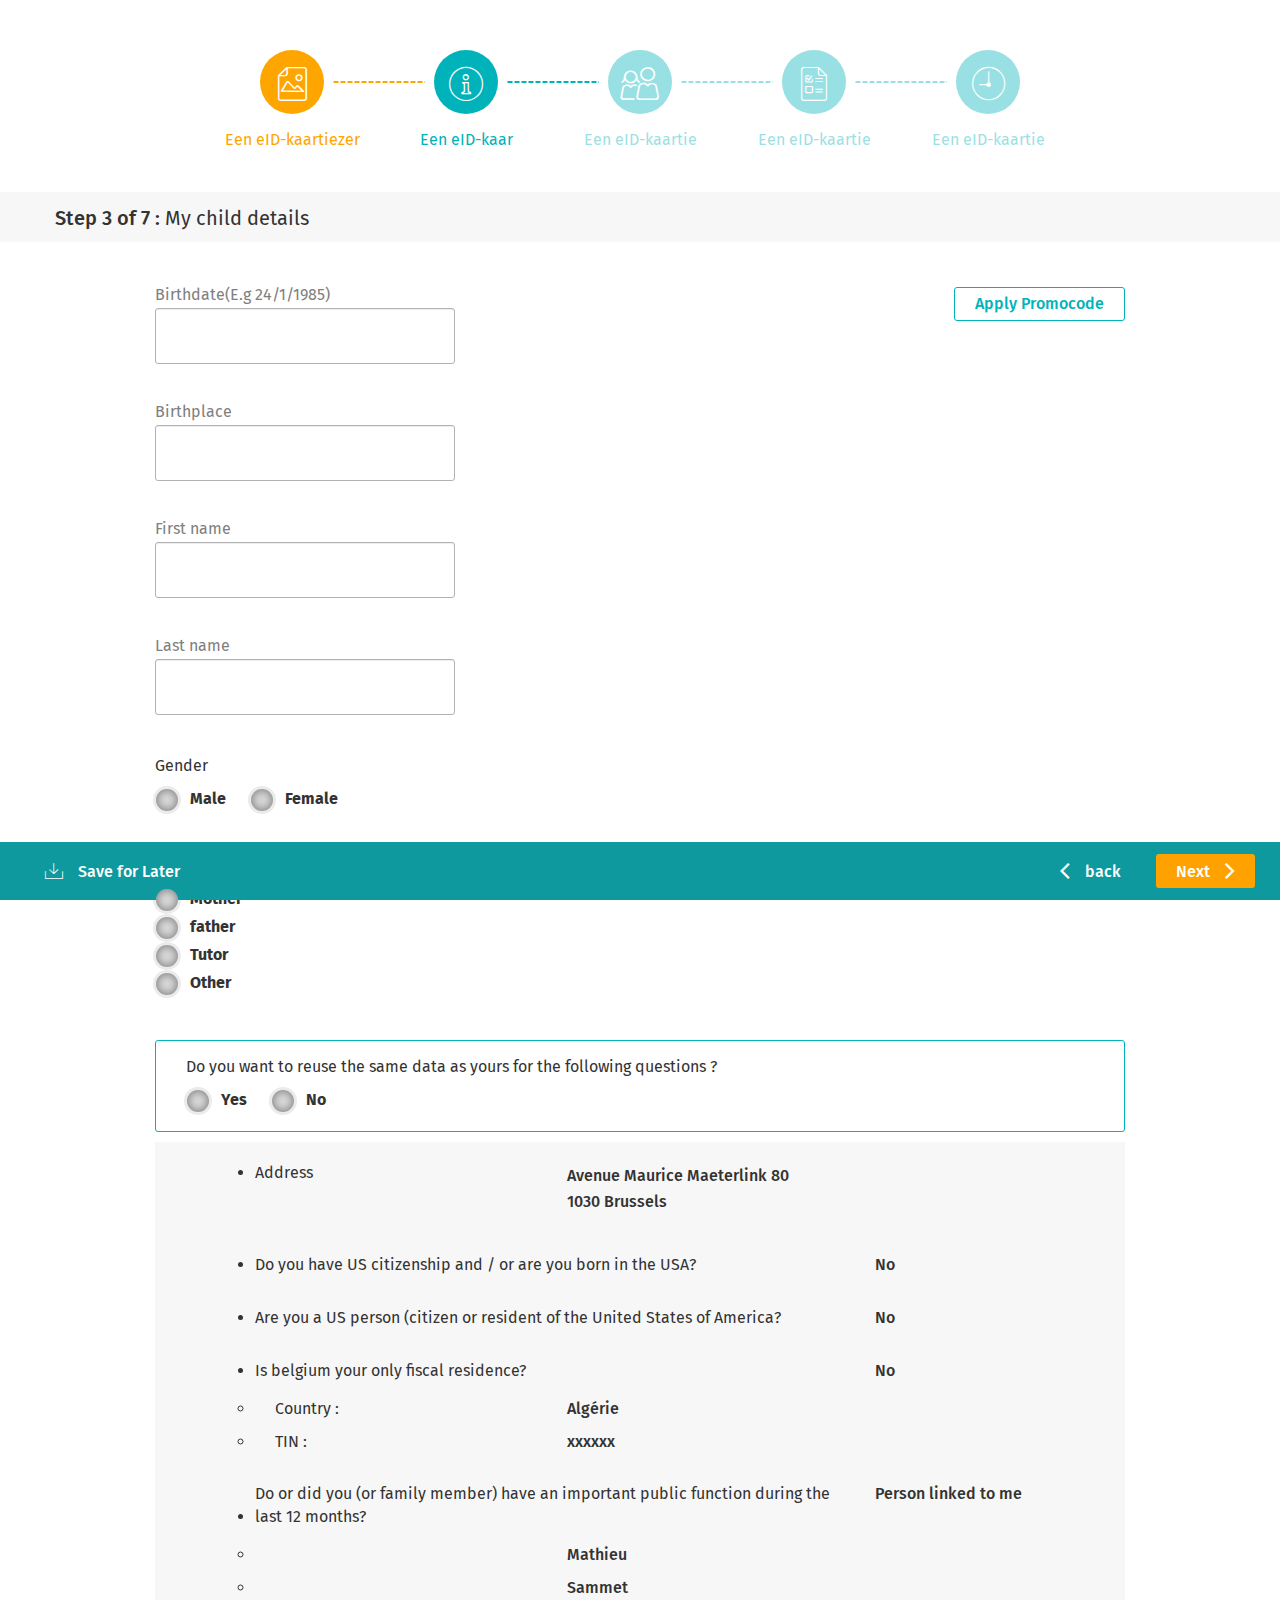
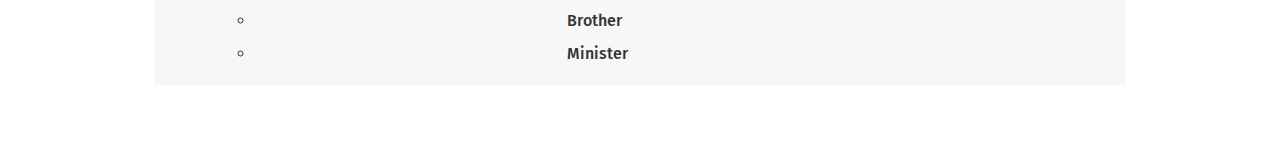
<file: childDetails.html>
<!DOCTYPE>
<html>
<head>
<meta http-equiv="Content-Type" content="text/html; charset=UTF-8" />
<title>Untitled Document</title>
<script type="text/javascript" src="js/jquery-1.9.1.min.js"></script>
  <script type="text/javascript" src="js/slick.min.js"></script>
  <link href="https://fonts.googleapis.com/css?family=Fira+Sans:400,300,500,700" rel="stylesheet" type="text/css">
  <link rel="stylesheet" type="text/css" href="css/reset.css"/>
  <link rel="stylesheet" type="text/css" href="css/library.css"/>
  <link rel="stylesheet" type="text/css" href="css/commons.css"/>
  <link rel="stylesheet" type="text/css" href="css/slick.css"/>
<link rel="stylesheet" type="text/css" href="css/slick-theme.css"/>
<link rel="stylesheet" type="text/css" href="css/font.css"/>
<link rel="stylesheet" type="text/css" href="css/header-image.css"/>
<!--<link rel="stylesheet" type="text/css" href="css/new-subscription.css"/>-->
<link rel="stylesheet" type="text/css" href="css/subscriptionall.css"/>

</head>

<body style="background:white !important;">
<div class="wrapper">
   
    <div class="new-subscription sb-flow">
        <div class="sb-flow-steps sb-container">
            <ul class="image-list sb-steps">
            <li class="active done">
                <p class="image-list-img"><i class="glyphicon glyphicon-aagje-icon_product-info icon-1"></i></p>
                <p class="image-list-txt">Een eID-kaartiezer</p>
            </li>
            <li class="active">
                <p class="image-list-img"><i class="glyphicon glyphicon-aagje-icon-my-child icon-1"></i></p>
                <p class="image-list-txt">Een eID-kaar</p>
            </li>
            <li>
                <p class="image-list-img"><i class="glyphicon glyphicon-aagje-icon_geschikte-producten icon-1"></i></p>
                <p class="image-list-txt">Een eID-kaartie</em></p>
            </li>
            <li>
                <p class="image-list-img"><i class="glyphicon glyphicon-aagje-icon-summary icon-1"></i></p>
                <p class="image-list-txt">Een eID-kaartie</em></p>
            </li>
            <li>
                <p class="image-list-img"><i class="glyphicon glyphicon-aagje-icon-confirm-n-sign icon-1"></i></p>
                <p class="image-list-txt">Een eID-kaartie</em></p>
            </li>
        </ul>
        </div>
        <div class="sb-flow-step-bar">
        	<div class="sb-flow-step-txt sb-container">
            	<h1>Step 3 of 7 : <span>My child details</span></h1>
            </div>
        </div>
        <div class="sb-flow sb-container sb-parent-details clearfix">
        	<div class="col-sm-12 zero-padding">
            	<div class="sb-promo-block clearfix">
                	<button class="btn btn-secondary">Apply Promocode</button>
                </div>
                <form class="sb-form sb-parent-form">
                	<div class="form-context-group">
                    	<div class="form-group">
                        	<label>Birthdate(E.g 24/1/1985)</label>
                            <input type="text" class="form-control"/>
                        </div>
                        <div class="form-group">
                        	<label>Birthplace</label>
                            <input type="text" class="form-control"/>
                        </div>
                    </div>
                    <div class="form-context-group">
                    	<div class="form-group">
                        	<label for="firstName">First name</label>
                            <input type="text" class="form-control" id="firstName"/>
                        </div>
                        <div class="form-group">
                        	<label for="lastName">Last name</label>
                            <input type="text" class="form-control" id="lastName"/>
                        </div>
                    </div>
                    
                    
                    <div class="sb-questions">
                    	<div class="form-selection-row col">
                        	<p>Gender</p>
                            <div class="form-selc-radio">
                            	<input type="radio" class="regular-radio" id="gender-yes" name="gender"/>
                                <label for="gender-yes">Male</label>
                            </div>
                            <div class="form-selc-radio">
                            	<input type="radio" class="regular-radio" id="gender-no" name="gender"/>
                                <label for="gender-no">Female</label>
                            </div>
                        </div>
                    	<div class="form-selection-row">
                        	<p>Relation with the child you want to invest for:</p>
                            <div class="form-selc-radio">
                            	<input type="radio" class="regular-radio" id="Mother" name="relation"/>
                                <label for="Mother">Mother</label>
                            </div>
                            <div class="form-selc-radio">
                            	<input type="radio" class="regular-radio" id="father" name="relation"/>
                                <label for="father">father</label>
                            </div>
                            <div class="form-selc-radio">
                            	<input type="radio" class="regular-radio" id="Tutor" name="relation"/>
                                <label for="Tutor">Tutor</label>
                            </div>
                            <div class="form-selc-radio">
                            	<input type="radio" class="regular-radio" id="other" name="relation"/>
                                <label for="other">Other</label>
                            </div>
                        </div>
                        
                        <div class="form-selection-row col bordered">
                        	<p>Do you want to reuse the same data as yours for the following questions ?</p>
                            <div class="form-selc-radio">
                            	<input type="radio" class="regular-radio" id="reuse-yes" name="reuseData"/>
                                <label for="reuse-yes">Yes</label>
                            </div>
                            <div class="form-selc-radio">
                            	<input type="radio" class="regular-radio" id="reuse-no" name="reuseData"/>
                                <label for="reuse-no">No</label>
                            </div>
                        </div>
                       
                        <div class="reusedata-yes">
                        	<div class="sb-saved-details">
                    	<ul class="list-details">
                            <li>
                            	<label>Address</label>
                                <span><span>Avenue Maurice Maeterlink 80</span><span>1030 Brussels</span></span>
                            </li>
                        </ul>
                        <ul class="list-details que-list">
                        	<li>
                            	<label>Do you have US citizenship and / or are you born in the USA?</label>
                                <span>No</span>
                            </li>
                            <li>
                            	<label>Are you a US person (citizen or resident of the United States of America?</label>
                                <span>No</span>
                            </li>
                            <li>
                            	<label>Is belgium your only fiscal residence?</label>
                                <span>No</span>
                                <ul class="list-details">
                                	<li>
                                    	<label>Country :</label>
                                        <span>Algérie</span>
                                    </li>
                                    <li>
                                    	<label>TIN :</label>
                                        <span>xxxxxx</span>
                                    </li>
                                </ul>
                            </li>
                            <li>
                            	<label>Do or did you (or family member) have an important public function during the last 12 months?</label>
                                <span>Person linked to me</span>
                                <ul class="list-details">
                                	<li>
                                    	<label></label>
                                        <span>Mathieu</span>
                                    </li>
                                    <li>
                                    	<label></label>
                                        <span>Sammet</span>
                                    </li>
                                    <li>
                                    	<label></label>
                                        <span>Brother</span>
                                    </li>
                                    <li>
                                    	<label></label>
                                        <span>Minister</span>
                                    </li>
                                </ul>
                            </li>
                        </ul>
                    </div>
                        </div>
                        <div class="reusedata-no hide" id="reuseDataNo">
                        	<div class="form-context-group">
                                <div class="form-group-col">
                                    <div class="form-group">
                                        <label>Street</label>
                                        <input type="text" class="form-control"/>
                                    </div>
                                    <div class="form-group small">
                                        <label>N0</label>
                                        <input type="text" class="form-control"/>
                                    </div>
                                </div>
                                <div class="form-group-col">
                                    <div class="form-group small">
                                        <label>Zip code</label>
                                        <input type="text" class="form-control"/>
                                    </div>
                                    <div class="form-group">
                                        <label>City</label>
                                        <input type="text" class="form-control"/>
                                    </div>
                                </div>
                                <div class="form-group">
                                    <label>Country</label>
                                    <input type="text" class="form-control"/>
                                </div>
                            </div>
                            <div class="sb-questions">
                            	<div class="form-selection-row col">
                                    <p>Does your child have US citizenship and / or is your child born in the USA?<i class="glyphicon glyphicon-aagje-s-product-info info-icon"></i></p>
                                    <div class="form-selc-radio">
                                        <input type="radio" class="regular-radio" id="born-yes" name="born"/>
                                        <label for="born-yes">Yes</label>
                                    </div>
                                    <div class="form-selc-radio">
                                        <input type="radio" class="regular-radio" id="born-no" name="born"/>
                                        <label for="born-no">No</label>
                                    </div>
                                </div>
                                <div class="form-selection-row col">
                                    <p>Is your child a US person? (citizen or resident of the United States of America)?<i class="glyphicon glyphicon-aagje-s-product-info info-icon"></i></p>
                                    <div class="form-selc-radio">
                                        <input type="radio" class="regular-radio" id="citizen-yes" name="citizen"/>
                                        <label for="citizen-yes">Yes</label>
                                    </div>
                                    <div class="form-selc-radio">
                                        <input type="radio" class="regular-radio" id="citizen-no" name="citizen"/>
                                        <label for="citizen-no">No</label>
                                    </div>
                                </div>
                                <div class="form-selection-row col">
                                    <p>Is Belgium the only fiscal residence of your child?<i class="glyphicon glyphicon-aagje-s-product-info info-icon"></i></p>
                                    <div class="form-selc-radio">
                                        <input type="radio" class="regular-radio" id="residence-yes" name="residence"/>
                                        <label for="residence-yes">Yes</label>
                                    </div>
                                    <div class="form-selc-radio">
                                        <input type="radio" class="regular-radio" id="residence-no" name="residence"/>
                                        <label for="residence-no">No</label>
                                    </div>
                                    <div class="form-control-hidden">
                                        <p>Select every country where your child has fiscale residence :</p>
                                        <p>Input TIN for each country.</p>
                                        <div class="form-group-col">
                                        <!-- Dropdown need to implemented -->
                                            <div class="form-group">
                                                <label>Country</label>
                                                <input type="text" class="form-control"/>
                                            </div>
                                            <div class="form-group">
                                                <label>TIN(Optional)</label>
                                                <input type="text" class="form-control"/>
                                            </div>
                                        </div>
                                    </div>
                                </div>
                                <div class="form-selection-row col">
                                    <p>Does or did a family member of your child hold an important public function during the last 12 months?<i class="glyphicon glyphicon-aagje-s-product-info info-icon"></i></p>
                                    <div class="form-selc-radio">
                                        <input type="radio" class="regular-radio" id="publicFunctionYes" name="public-function"/>
                                        <label for="publicFunctionYes">Yes</label>
                                    </div>
                                    <div class="form-selc-radio">
                                        <input type="radio" class="regular-radio" id="publicFunctionNo" name="public-function"/>
                                        <label for="publicFunctionNo">No</label>
                                    </div>
                                    <div class="form-selc-radio">
                                        <input type="radio" class="regular-radio" id="publicFunctionLinked" name="public-function"/>
                                        <label for="publicFunctionLinked">Person linked to me</label>
                                    </div>
                                    <div class="form-control-hidden">
                                        <p>Person linked to me</p>
                                        <div class="row">
                                            <div class="form-group">
                                                <label>First name</label>
                                                <input type="text" class="form-control"/>
                                            </div>
                                        </div>
                                        <div class="row">
                                            <div class="form-group">
                                                <label>Last name</label>
                                                <input type="text" class="form-control"/>
                                            </div>
                                        </div>
                                        <div class="form-group-col">
                                            <div class="form-group">
                                                <label>Relation</label>
                                                <input type="text" class="form-control"/>
                                            </div>
                                            <div class="form-group">
                                                <label>Function</label>
                                                <input type="text" class="form-control"/>
                                            </div>
                                        </div>
                                    </div>
                                </div>
                            </div>
                        </div>
                        
                        
                    </div>
                </form>
            </div>
        </div>
        
        
        <div class="sb-footer btn-cont">
            <div class="btn-cont-right">
            	<button class="btn btn-func-primary">Next<i class="glyphicon glyphicon-aagje-arrow-right btn-icon-right"></i></button>
                <button class="btn btn-func-primary btn-lnk"><i class="glyphicon glyphicon-aagje-arrow-left btn-icon-left"></i>back</button>
            </div>
            <div class="btn-cont-left btn-only-icon-xs">
            	<button class="btn btn-func-primary btn-lnk btn-icon-xs"><i class="glyphicon glyphicon-aagje-download btn-icon-left"></i><span class="download-txt">Save for Later</span></button>
            </div>
        </div>
    </div>
</body>
</html>
</file>
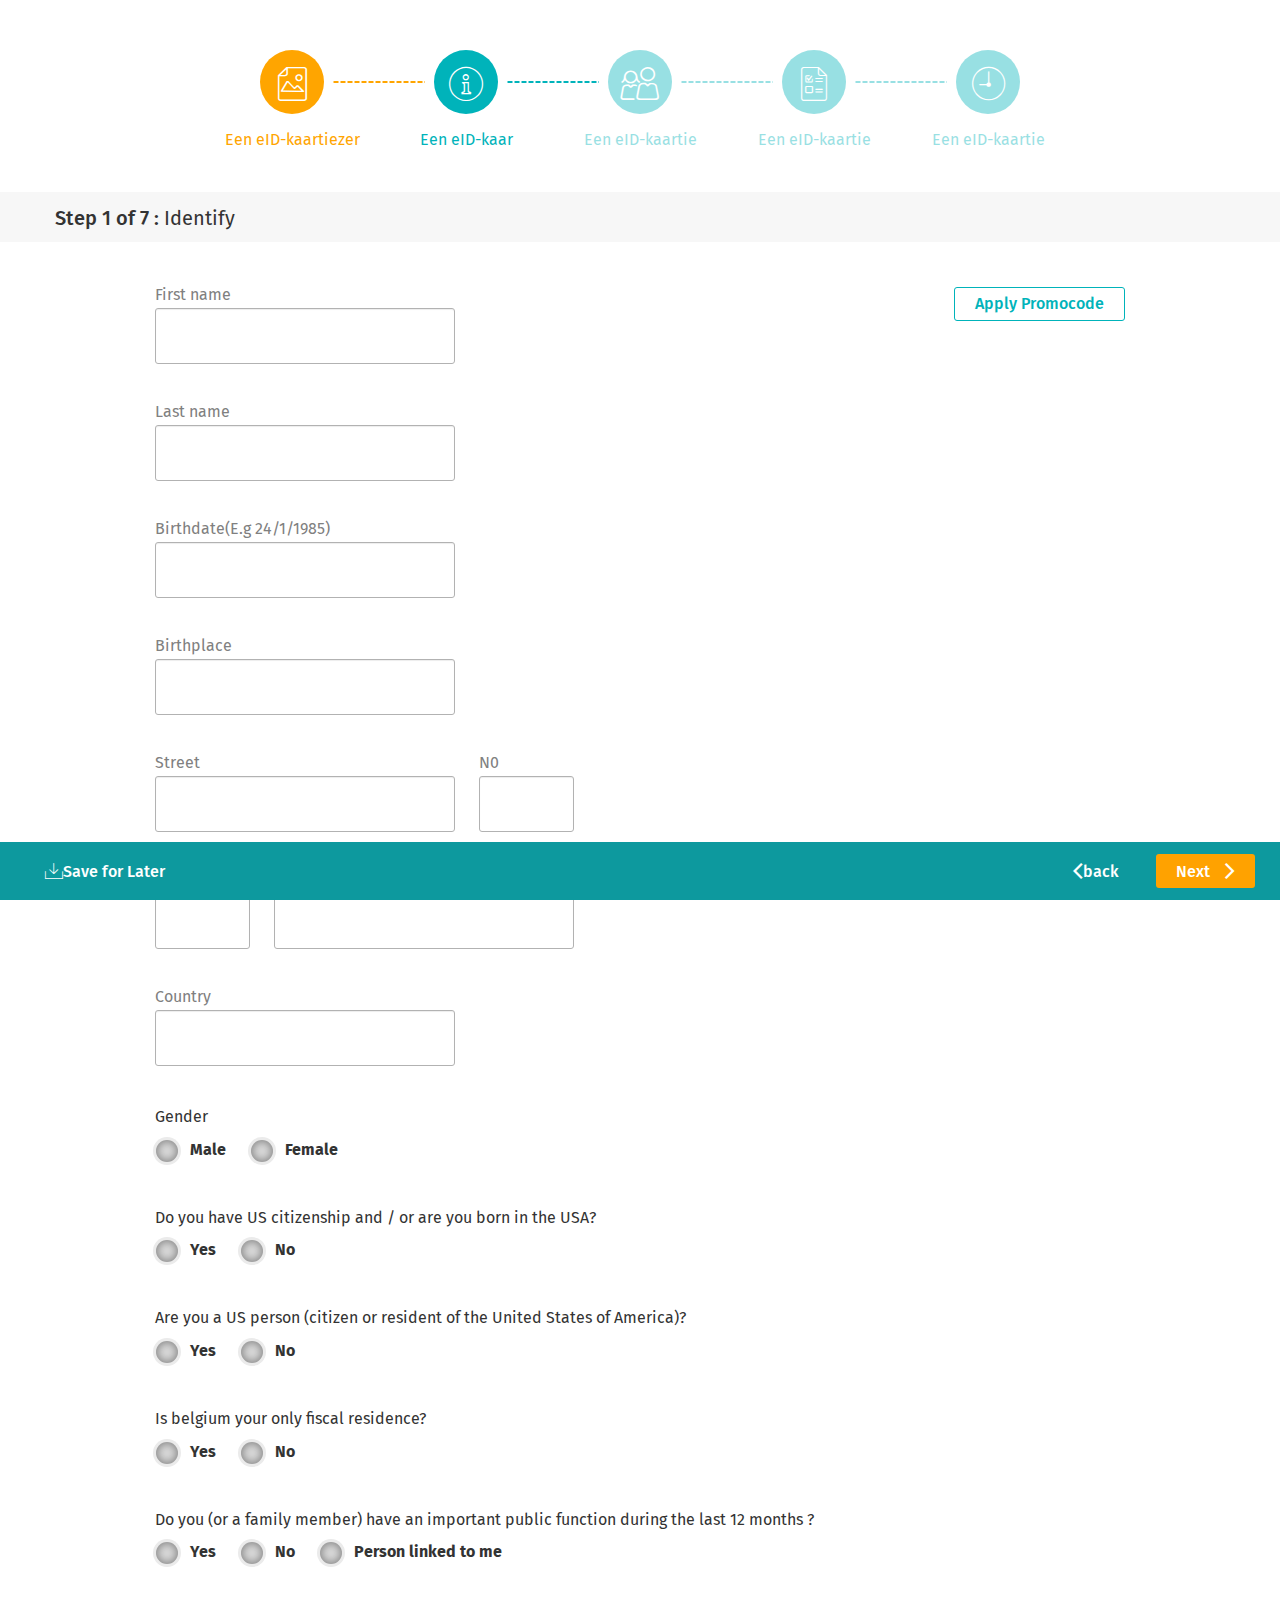
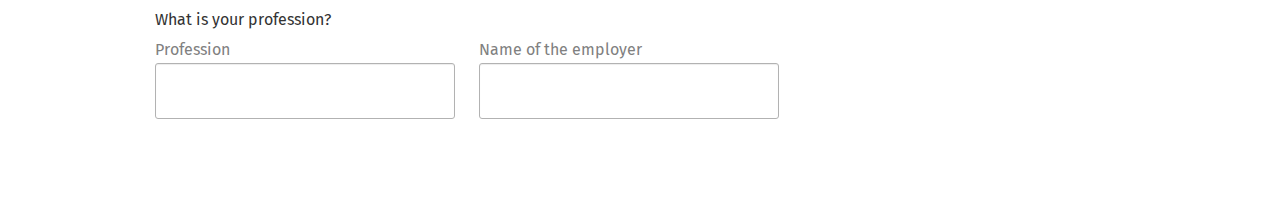
<file: parent.html>
<!DOCTYPE>
<html>
<head>
<meta http-equiv="Content-Type" content="text/html; charset=UTF-8" />
<title>Untitled Document</title>
<script type="text/javascript" src="js/jquery-1.9.1.min.js"></script>
  <script type="text/javascript" src="js/slick.min.js"></script>
  <link href="https://fonts.googleapis.com/css?family=Fira+Sans:400,300,500,700" rel="stylesheet" type="text/css">
  <link rel="stylesheet" type="text/css" href="css/reset.css"/>
  <link rel="stylesheet" type="text/css" href="css/library.css"/>
  <link rel="stylesheet" type="text/css" href="css/commons.css"/>
  <link rel="stylesheet" type="text/css" href="css/slick.css"/>
<link rel="stylesheet" type="text/css" href="css/slick-theme.css"/>
<link rel="stylesheet" type="text/css" href="css/font.css"/>
<link rel="stylesheet" type="text/css" href="css/header-image.css"/>
<!--<link rel="stylesheet" type="text/css" href="css/new-subscription.css"/>-->
<link rel="stylesheet" type="text/css" href="css/subscriptionall.css"/>

</head>

<body style="background:white !important;">
<div class="wrapper">
   
    <div class="new-subscription sb-flow">
        <div class="sb-flow-steps sb-container">
            <ul class="image-list sb-steps">
            <li class="active done">
                <p class="image-list-img"><i class="glyphicon glyphicon-aagje-icon_product-info icon-1"></i></p>
                <p class="image-list-txt">Een eID-kaartiezer</p>
            </li>
            <li class="active">
                <p class="image-list-img"><i class="glyphicon glyphicon-aagje-icon-my-child icon-1"></i></p>
                <p class="image-list-txt">Een eID-kaar</p>
            </li>
            <li>
                <p class="image-list-img"><i class="glyphicon glyphicon-aagje-icon_geschikte-producten icon-1"></i></p>
                <p class="image-list-txt">Een eID-kaartie</em></p>
            </li>
            <li>
                <p class="image-list-img"><i class="glyphicon glyphicon-aagje-icon-summary icon-1"></i></p>
                <p class="image-list-txt">Een eID-kaartie</em></p>
            </li>
            <li>
                <p class="image-list-img"><i class="glyphicon glyphicon-aagje-icon-confirm-n-sign icon-1"></i></p>
                <p class="image-list-txt">Een eID-kaartie</em></p>
            </li>
        </ul>
        </div>
        <div class="sb-flow-step-bar">
        	<div class="sb-flow-step-txt sb-container">
            	<h1>Step 1 of 7 : <span>Identify</span></h1>
            </div>
        </div>
        <div class="sb-flow sb-container sb-parent-details clearfix">
        	<div class="col-sm-12 zero-padding">
            	<div class="sb-promo-block clearfix">
                	<button class="btn btn-secondary">Apply Promocode</button>
                </div>
                <form class="sb-form sb-parent-form">
                	<div class="form-context-group">
                    	<div class="form-group">
                        	<label for="firstName">First name</label>
                            <input type="text" class="form-control" id="firstName"/>
                        </div>
                        <div class="form-group">
                        	<label for="lastName">Last name</label>
                            <input type="text" class="form-control" id="lastName"/>
                        </div>
                    </div>
                    <div class="form-context-group">
                    	<div class="form-group">
                        	<label>Birthdate(E.g 24/1/1985)</label>
                            <input type="text" class="form-control"/>
                        </div>
                        <div class="form-group">
                        	<label>Birthplace</label>
                            <input type="text" class="form-control"/>
                        </div>
                    </div>
                    <div class="form-context-group">
                    	<div class="form-group-col">
                            <div class="form-group">
                                <label>Street</label>
                                <input type="text" class="form-control"/>
                            </div>
                            <div class="form-group small">
                                <label>N0</label>
                                <input type="text" class="form-control"/>
                            </div>
                        </div>
                        <div class="form-group-col">
                            <div class="form-group small">
                                <label>Zip code</label>
                                <input type="text" class="form-control"/>
                            </div>
                            <div class="form-group">
                                <label>City</label>
                                <input type="text" class="form-control"/>
                            </div>
                        </div>
                    	<div class="form-group">
                        	<label>Country</label>
                            <input type="text" class="form-control"/>
                        </div>
                    </div>
                    
                    <div class="sb-questions">
                    	<div class="form-selection-row col">
                        	<p>Gender</p>
                            <div class="form-selc-radio">
                            	<input type="radio" class="regular-radio" id="gender-yes" name="gender"/>
                                <label for="gender-yes">Male</label>
                            </div>
                            <div class="form-selc-radio">
                            	<input type="radio" class="regular-radio" id="gender-no" name="gender"/>
                                <label for="gender-no">Female</label>
                            </div>
                        </div>
                    	<div class="form-selection-row col">
                        	<p>Do you have US citizenship and / or are you born in the USA? <i class="glyphicon glyphicon-aagje-s-product-info info-icon"></i></p>
                            <div class="form-selc-radio">
                            	<input type="radio" class="regular-radio" id="born-yes" name="born"/>
                                <label for="born-yes">Yes</label>
                            </div>
                            <div class="form-selc-radio">
                            	<input type="radio" class="regular-radio" id="born-no" name="born"/>
                                <label for="born-no">No</label>
                            </div>
                        </div>
                        <div class="form-selection-row col">
                        	<p>Are you a US person (citizen or resident of the United States of America)?<i class="glyphicon glyphicon-aagje-s-product-info info-icon"></i></p>
                            <div class="form-selc-radio">
                            	<input type="radio" class="regular-radio" id="citizen-yes" name="citizen"/>
                                <label for="citizen-yes">Yes</label>
                            </div>
                            <div class="form-selc-radio">
                            	<input type="radio" class="regular-radio" id="citizen-no" name="citizen"/>
                                <label for="citizen-no">No</label>
                            </div>
                        </div>
                        <div class="form-selection-row col">
                        	<p>Is belgium your only fiscal residence?<i class="glyphicon glyphicon-aagje-s-product-info info-icon"></i></p>
                            <div class="form-selc-radio">
                            	<input type="radio" class="regular-radio" id="residence-yes" name="residence"/>
                                <label for="residence-yes">Yes</label>
                            </div>
                            <div class="form-selc-radio">
                            	<input type="radio" class="regular-radio" id="residence-no" name="residence"/>
                                <label for="residence-no">No</label>
                            </div>
                            <div class="form-control-hidden">
                            	<p>Select every country where you have fiscale residence :</p>
                                <p>Input TIN for each country.</p>
                                <div class="form-group-col">
                                	<div class="form-group">
                                    	<label>Country</label>
                                        <input type="text" class="form-control"/>
                                    </div>
                                    <div class="form-group">
                                    	<label>TIN(Optional)</label>
                                        <input type="text" class="form-control"/>
                                    </div>
                                </div>
                            </div>
                        </div>
                        <div class="form-selection-row col">
                        	<p>Do you (or a family member) have an important public function during the last 12 months ?<i class="glyphicon glyphicon-aagje-s-product-info info-icon"></i></p>
                            <div class="form-selc-radio">
                            	<input type="radio" class="regular-radio" id="publicFunctionYes" name="public-function"/>
                                <label for="publicFunctionYes">Yes</label>
                            </div>
                            <div class="form-selc-radio">
                            	<input type="radio" class="regular-radio" id="publicFunctionNo" name="public-function"/>
                                <label for="publicFunctionNo">No</label>
                            </div>
                            <div class="form-selc-radio">
                            	<input type="radio" class="regular-radio" id="publicFunctionLinked" name="public-function"/>
                                <label for="publicFunctionLinked">Person linked to me</label>
                            </div>
                            <div class="form-control-hidden">
                            	<p>Person linked to me</p>
                                <div class="row">
                                	<div class="form-group">
                                    	<label>First name</label>
                                        <input type="text" class="form-control"/>
                                    </div>
                                </div>
                                <div class="row">
                                	<div class="form-group">
                                    	<label>Last name</label>
                                        <input type="text" class="form-control"/>
                                    </div>
                                </div>
                                <div class="form-group-col">
                                	<div class="form-group">
                                    	<label>Relation</label>
                                        <input type="text" class="form-control"/>
                                    </div>
                                    <div class="form-group">
                                    	<label>Function</label>
                                        <input type="text" class="form-control"/>
                                    </div>
                                </div>
                            </div>
                        </div>
                        
                        <div class="form-selection-row">
                        	<p>What is your profession?</p>
                            <div class="form-group-col">
                                <div class="form-group">
                                    <label>Profession</label>
                                    <input type="text" class="form-control"/>
                                </div>
                                <div class="form-group">
                                    <label>Name of the employer</label>
                                    <input type="text" class="form-control"/>
                                </div>
                            </div>
                        </div>
                        
                        
                        
                    </div>
                </form>
            </div>
        </div>
        
        
        <div class="sb-footer btn-cont">
            <div class="btn-cont-right">
            	<button class="btn btn-func-primary">Next<i class="glyphicon glyphicon-aagje-arrow-right btn-icon-right"></i></button>
                <button class="btn btn-func-primary btn-lnk"><i class="glyphicon glyphicon-aagje-arrow-left"></i>back</button>
            </div>
            <div class="btn-cont-left btn-only-icon-xs">
            	<button class="btn btn-func-primary btn-lnk btn-icon-xs"><i class="glyphicon glyphicon-aagje-download"></i><span class="download-txt">Save for Later</span></button>
            </div>
        </div>
    </div>
</body>
</html>
</file>
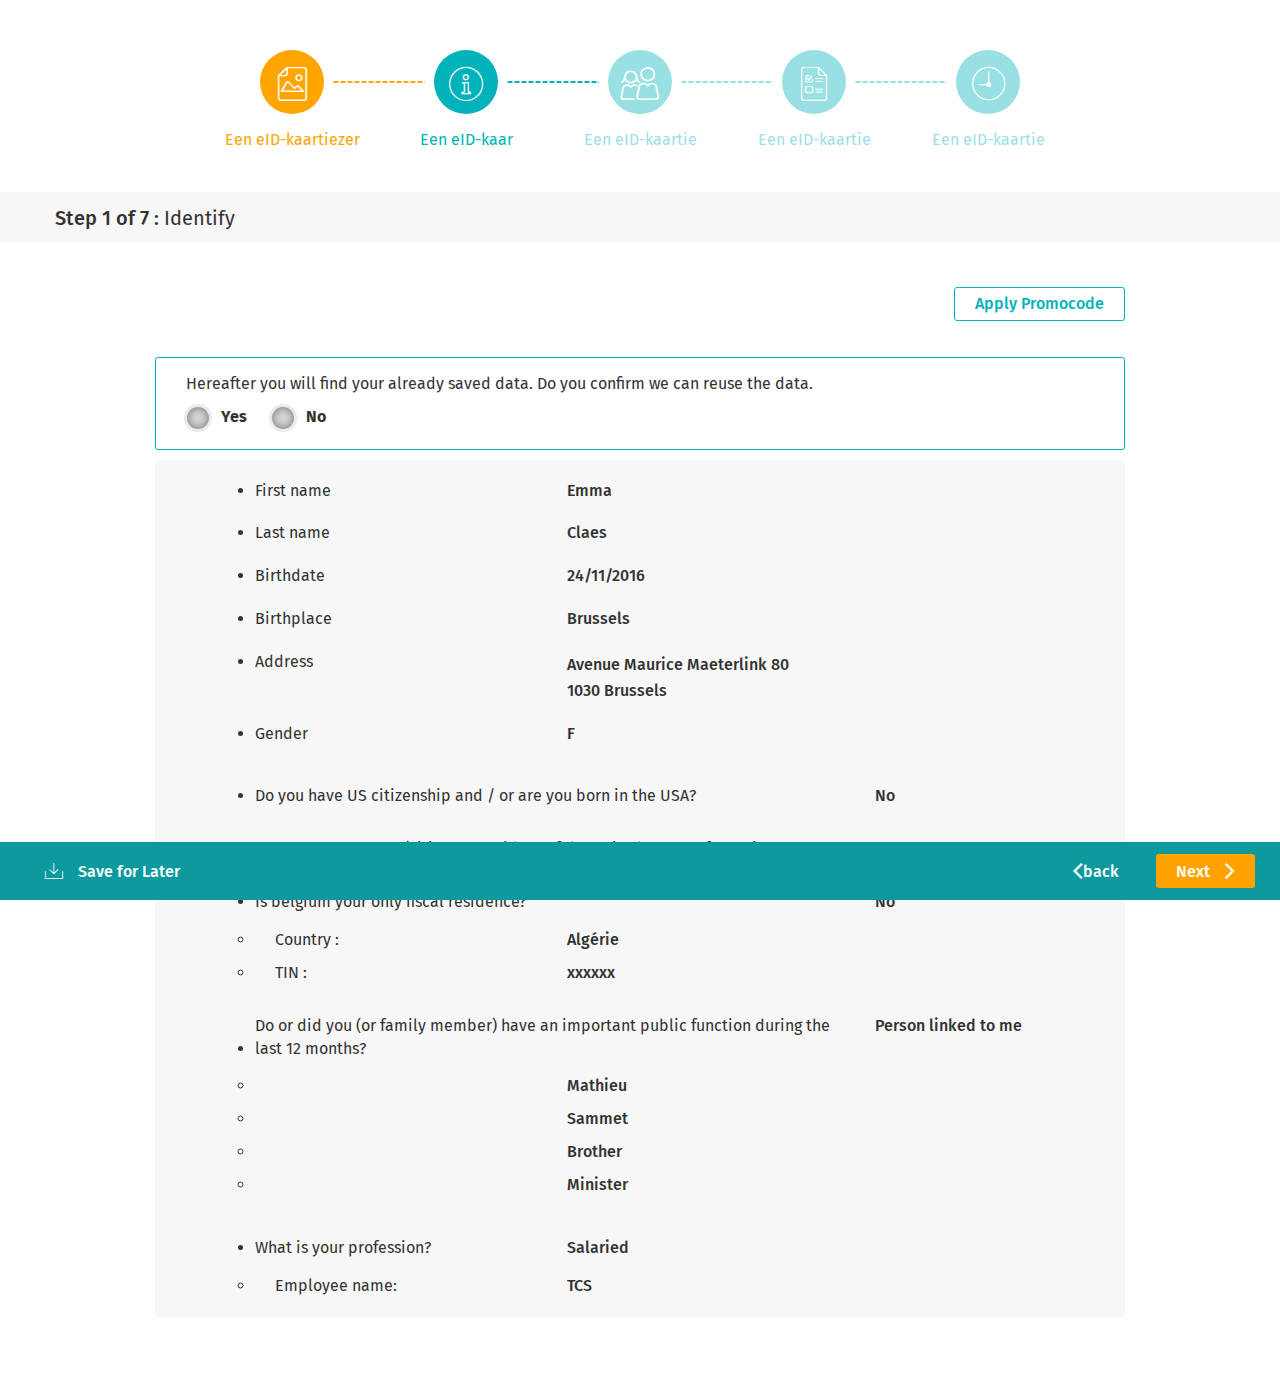
<file: parentExtended.html>
<!DOCTYPE>
<html>
<head>
<meta http-equiv="Content-Type" content="text/html; charset=UTF-8" />
<title>Untitled Document</title>
<script type="text/javascript" src="js/jquery-1.9.1.min.js"></script>
  <script type="text/javascript" src="js/slick.min.js"></script>
  <link href="https://fonts.googleapis.com/css?family=Fira+Sans:400,300,500,700" rel="stylesheet" type="text/css">
  <link rel="stylesheet" type="text/css" href="css/reset.css"/>
  <link rel="stylesheet" type="text/css" href="css/library.css"/>
  <link rel="stylesheet" type="text/css" href="css/commons.css"/>
  <link rel="stylesheet" type="text/css" href="css/slick.css"/>
<link rel="stylesheet" type="text/css" href="css/slick-theme.css"/>
<link rel="stylesheet" type="text/css" href="css/font.css"/>
<link rel="stylesheet" type="text/css" href="css/header-image.css"/>
<!--<link rel="stylesheet" type="text/css" href="css/new-subscription.css"/>-->
<link rel="stylesheet" type="text/css" href="css/subscriptionall.css"/>

</head>

<body style="background:white !important;">
<div class="wrapper">
   
    <div class="new-subscription sb-flow">
        <div class="sb-flow-steps sb-container">
            <ul class="image-list sb-steps">
            <li class="active done">
                <p class="image-list-img"><i class="glyphicon glyphicon-aagje-icon_product-info icon-1"></i></p>
                <p class="image-list-txt">Een eID-kaartiezer</p>
            </li>
            <li class="active">
                <p class="image-list-img"><i class="glyphicon glyphicon-aagje-icon-my-child icon-1"></i></p>
                <p class="image-list-txt">Een eID-kaar</p>
            </li>
            <li>
                <p class="image-list-img"><i class="glyphicon glyphicon-aagje-icon_geschikte-producten icon-1"></i></p>
                <p class="image-list-txt">Een eID-kaartie</em></p>
            </li>
            <li>
                <p class="image-list-img"><i class="glyphicon glyphicon-aagje-icon-summary icon-1"></i></p>
                <p class="image-list-txt">Een eID-kaartie</em></p>
            </li>
            <li>
                <p class="image-list-img"><i class="glyphicon glyphicon-aagje-icon-confirm-n-sign icon-1"></i></p>
                <p class="image-list-txt">Een eID-kaartie</em></p>
            </li>
        </ul>
        </div>
        <div class="sb-flow-step-bar">
        	<div class="sb-flow-step-txt sb-container">
            	<h1>Step 1 of 7 : <span>Identify</span></h1>
            </div>
        </div>
        <div class="sb-flow sb-container sb-parent-details clearfix">
        	<div class="col-sm-12 zero-padding">
            	<div class="sb-promo-block clearfix">
                	<button class="btn btn-secondary">Apply Promocode</button>
                </div>
                <div class="sb-cont-unoverlap">
                	<div class="form-selection-row col bordered">
                    	<p>Hereafter you will find your already saved data. Do you confirm we can reuse the data.</p>
                        <div class="form-selc-radio">
                            <input type="radio" class="regular-radio" id="save-yes" name="saved-data"/>
                            <label for="save-yes">Yes</label>
                        </div>
                        <div class="form-selc-radio">
                            <input type="radio" class="regular-radio" id="save-no" name="saved-data"/>
                            <label for="save-no">No</label>
                        </div>
                    </div>
                    <div class="sb-saved-details">
                    	<ul class="list-details">
                        	<li>
                            	<label>First name</label>
                                <span>Emma</span>
                            </li>
                            <li>
                            	<label>Last name</label>
                                <span>Claes</span>
                            </li>
                            <li>
                            	<label>Birthdate</label>
                                <span>24/11/2016</span>
                            </li>
                            <li>
                            	<label>Birthplace</label>
                                <span>Brussels</span>
                            </li>
                            <li>
                            	<label>Address</label>
                                <span><span>Avenue Maurice Maeterlink 80</span><span>1030 Brussels</span></span>
                            </li>
                            <li>
                            	<label>Gender</label>
                                <span>F</span>
                            </li>
                        </ul>
                        <ul class="list-details que-list">
                        	<li>
                            	<label>Do you have US citizenship and / or are you born in the USA?</label>
                                <span>No</span>
                            </li>
                            <li>
                            	<label>Are you a US person (citizen or resident of the United States of America?</label>
                                <span>No</span>
                            </li>
                            <li>
                            	<label>Is belgium your only fiscal residence?</label>
                                <span>No</span>
                                <ul class="list-details">
                                	<li>
                                    	<label>Country :</label>
                                        <span>Algérie</span>
                                    </li>
                                    <li>
                                    	<label>TIN :</label>
                                        <span>xxxxxx</span>
                                    </li>
                                </ul>
                            </li>
                            <li>
                            	<label>Do or did you (or family member) have an important public function during the last 12 months?</label>
                                <span>Person linked to me</span>
                                <ul class="list-details">
                                	<li>
                                    	<label></label>
                                        <span>Mathieu</span>
                                    </li>
                                    <li>
                                    	<label></label>
                                        <span>Sammet</span>
                                    </li>
                                    <li>
                                    	<label></label>
                                        <span>Brother</span>
                                    </li>
                                    <li>
                                    	<label></label>
                                        <span>Minister</span>
                                    </li>
                                </ul>
                            </li>
                        </ul>
                        <ul class="list-details">
                            <li>
                                <label>What is your profession?</label>
                                <span>Salaried</span>
                                <ul class="list-details">
                                    <li>
                                        <label>Employee name:</label>
                                        <span>TCS</span>
                                    </li>
                                </ul>
                            </li>
                        </ul>
                    </div>
                </div>
            </div>
        </div>
        
        
        <div class="sb-footer btn-cont">
            <div class="btn-cont-right">
            	<button class="btn btn-func-primary">Next<i class="glyphicon glyphicon-aagje-arrow-right btn-icon-right"></i></button>
                <button class="btn btn-func-primary btn-lnk"><i class="glyphicon glyphicon-aagje-arrow-left" btn-icon-left></i>back</button>
            </div>
            <div class="btn-cont-left btn-only-icon-xs">
            	<button class="btn btn-func-primary btn-lnk btn-icon-xs"><i class="glyphicon glyphicon-aagje-download btn-icon-left"></i><span class="download-txt">Save for Later</span></button>
            </div>
        </div>
    </div>
</body>
</html>
</file>
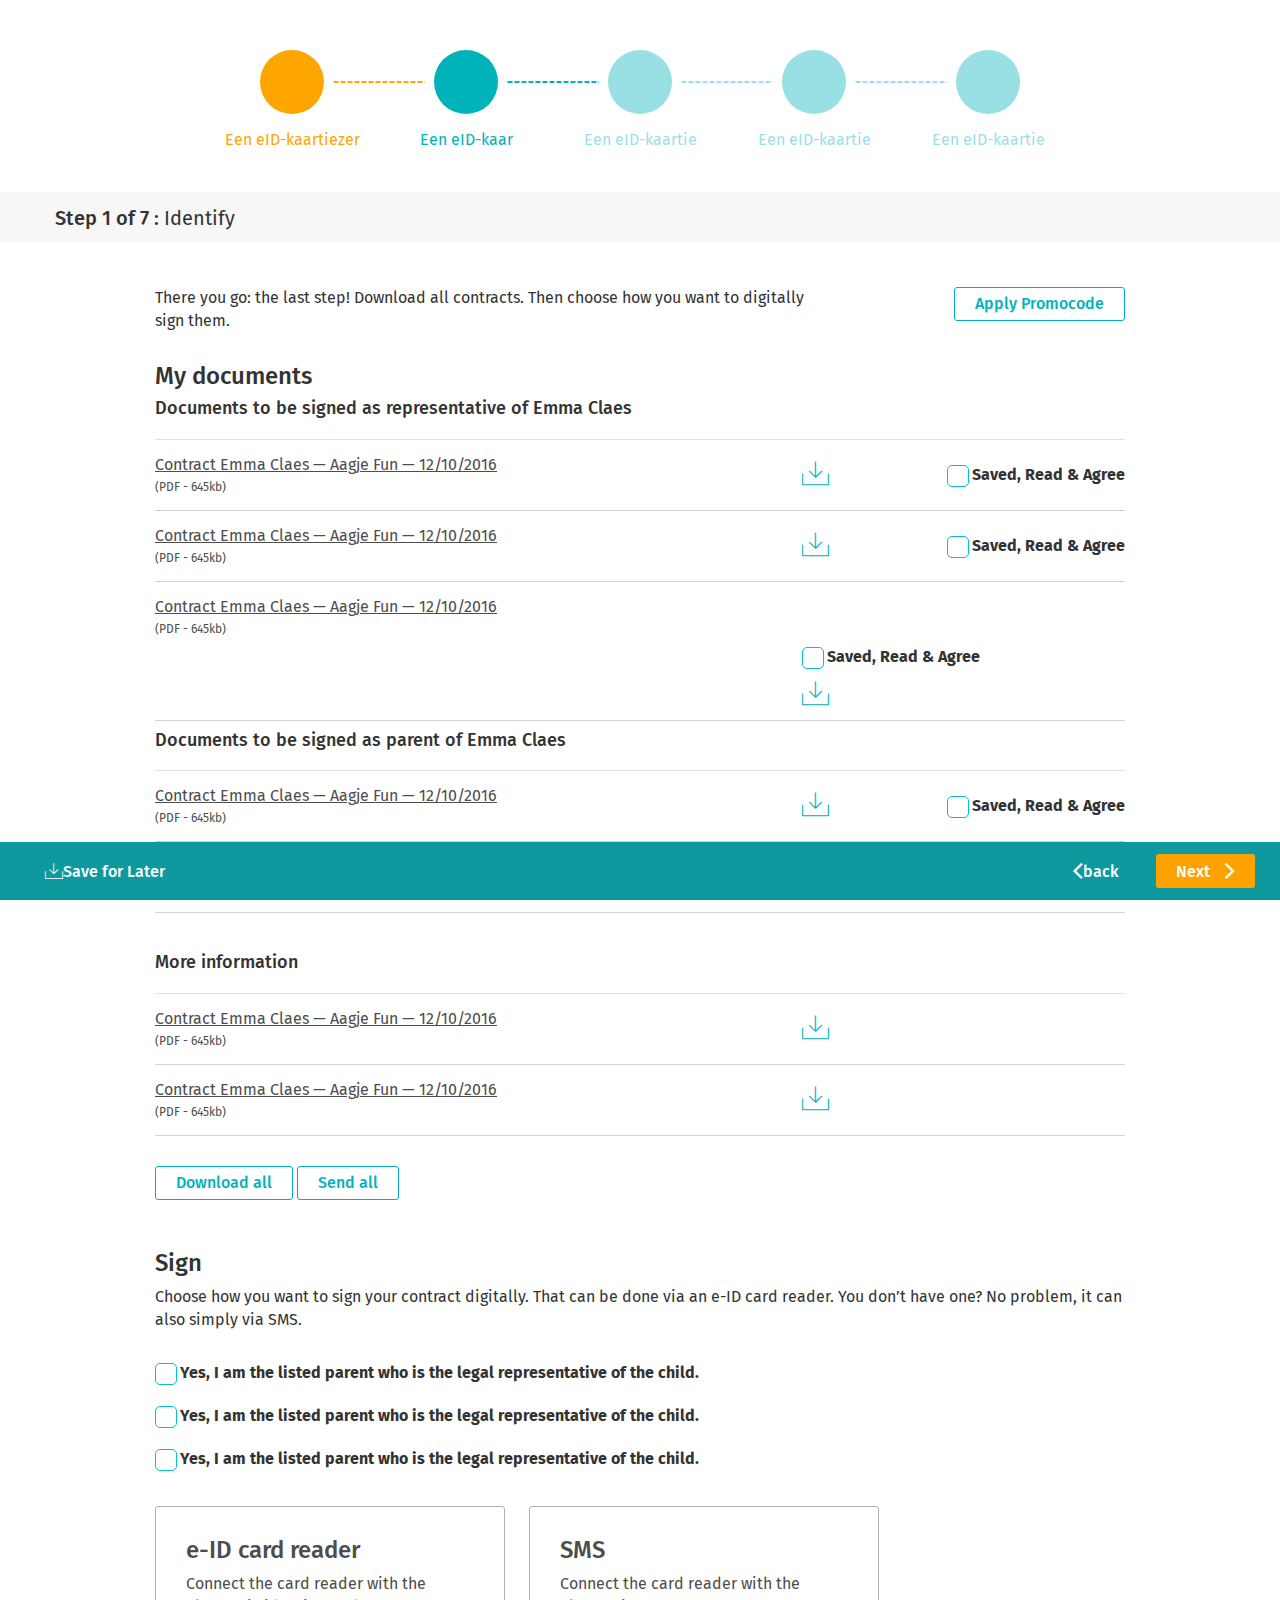
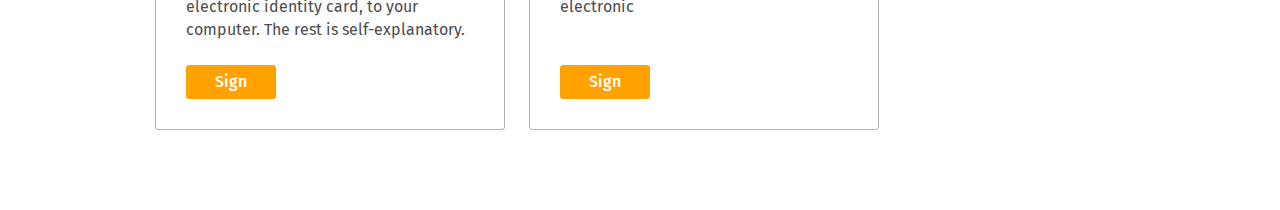
<file: sb-sign.html>
<!DOCTYPE>
<html>
<head>
<meta http-equiv="Content-Type" content="text/html; charset=UTF-8" />
<title>Untitled Document</title>
<script type="text/javascript" src="js/jquery-1.9.1.min.js"></script>
  <script type="text/javascript" src="js/slick.min.js"></script>
  <link href="https://fonts.googleapis.com/css?family=Fira+Sans:400,300,500,700" rel="stylesheet" type="text/css">
  <link rel="stylesheet" type="text/css" href="css/reset.css"/>
  <link rel="stylesheet" type="text/css" href="css/library.css"/>
  <link rel="stylesheet" type="text/css" href="css/commons.css"/>
  <link rel="stylesheet" type="text/css" href="css/slick.css"/>
<link rel="stylesheet" type="text/css" href="css/slick-theme.css"/>
<link rel="stylesheet" type="text/css" href="css/font.css"/>
<link rel="stylesheet" type="text/css" href="css/header-image.css"/>
<!--<link rel="stylesheet" type="text/css" href="css/new-subscription.css"/>-->
<link rel="stylesheet" type="text/css" href="css/subscriptionall.css"/>

</head>

<body style="background:white !important;">
<div class="wrapper">
    <!--<div class="header-carousel">
    	<div class="slick-track">
        	<div class="header-image" style="background:url(images/cp_header_2000px.jpg) no-repeat;">
            	<div class="slide-cont">
                <div class="slide-caption">
                    <h4 class="slide-title">Welcome to AAJGE</h4>
                    <p class="slide-txt">With expertise in healthcare, education, employment and more. Asian Human Services helps tens of thousands of people every year, from 55 different countries and in 25 different languages to fully participate, prosper and thrive in our community</p>
                    <a href="#" class="slide-lnk">Meer weten over Aagje? <i class="">icon</i> </a>
                </div>
                </div>
            </div>
            <div class="header-image" style="background:url(images/header_2000px.jpg) no-repeat">2</div>
            <div class="header-image" style="background:url(images/cp_header_2000px.jpg) no-repeat">3</div>
        </div>
    </div>-->
    <div class="new-subscription sb-flow">
        <div class="sb-flow-steps sb-container">
            <ul class="image-list sb-steps">
            <li class="active done">
                <p class="image-list-img"><i class="glyphicon glyphicon-aagje-s-product-info icon-1"></i></p>
                <p class="image-list-txt">Een eID-kaartiezer</p>
            </li>
            <li class="active">
                <p class="image-list-img"><i class="glyphicon glyphicon-aagje-s-my-child icon-1"></i></p>
                <p class="image-list-txt">Een eID-kaar</p>
            </li>
            <li>
                <p class="image-list-img"><i class="glyphicon glyphicon-aagje-s-producten icon-1"></i></p>
                <p class="image-list-txt">Een eID-kaartie</em></p>
            </li>
            <li>
                <p class="image-list-img"><i class="glyphicon glyphicon-aagje-s-summary icon-1"></i></p>
                <p class="image-list-txt">Een eID-kaartie</em></p>
            </li>
            <li>
                <p class="image-list-img"><i class="glyphicon glyphicon-aagje-s-confirm-sign icon-1"></i></p>
                <p class="image-list-txt">Een eID-kaartie</em></p>
            </li>
        </ul>
        </div>
        <div class="sb-flow-step-bar">
        	<div class="sb-flow-step-txt sb-container">
            	<h1>Step 1 of 7 : <span>Identify</span></h1>
            </div>
        </div>
        <div class="sb-flow sb-container clearfix">
            <div class="col-sm-12 zero-padding">
            	<div class="sb-promo-block clearfix">
                	<button class="btn btn-secondary">Apply Promocode</button>
                    <p>There you go: the last step! Download all contracts. Then choose how you want to digitally sign them.</p>
                </div>
                <div class="sb-sign">
                	<h3>My documents</h3>
                    <div class="sb-doc-grp">
                    <h4>Documents to be signed as representative of Emma Claes</h4>
                    <div class="row-details clearfix">
                    	<a href="javascript:void(0)" class="col-xs-12 col-sm-8 zero-padding">
                        	<span class="sb-sign-downlnk">Contract Emma Claes — Aagje Fun — 12/10/2016</span>
                            <span class="sb-doc-weight">(PDF - 645kb)</span>
                        </a>
                        <div class="col-xs-12 col-sm-4 zero-padding">
                        	<div class="sb-doc-check">
                            	<input type="checkbox" id="signCheck"/>
                                <label for="signCheck">Saved, Read & Agree</label>
                            </div>
                            <a href="javascript:void(0)" class="sb-sign-download">
                            	<i class="glyphicon-aagje-download"></i>
                            </a>
                        </div>
                    </div>
                    
                    <div class="row-details clearfix">
                    	<a href="javascript:void(0)" class="col-xs-12 col-sm-8 zero-padding">
                        	<span class="sb-sign-downlnk">Contract Emma Claes — Aagje Fun — 12/10/2016</span>
                            <span class="sb-doc-weight">(PDF - 645kb)</span>
                        </a>
                        <div class="col-xs-12 col-sm-4 zero-padding">
                        	<div class="sb-doc-check">
                            	<input type="checkbox" id="signCheck"/>
                                <label for="signCheck">Saved, Read & Agree</label>
                            </div>
                            <a href="javascript:void(0)" class="sb-sign-download">
                            	<i class="glyphicon-aagje-download"></i>
                            </a>
                        </div>
                    </div>
                    <div class="row-details clearfix">
                    	<a href="javascript:void(0)" class="col-xs-12 col-sm-8 zero-padding">
                        	<span class="sb-sign-downlnk">Contract Emma Claes — Aagje Fun — 12/10/2016</span>
                            <span class="sb-doc-weight">(PDF - 645kb)</span>
                        </a>
                        <div class="col-xs-12 col-sm-4 zero-padding">
                        	<div class="sb-sign-check">
                            	<input type="checkbox" id="signCheck"/>
                                <label for="signCheck">Saved, Read & Agree</label>
                            </div>
                            <a href="javascript:void(0)" class="sb-sign-download">
                            	<i class="glyphicon-aagje-download"></i>
                            </a>
                        </div>
                    </div>
                    </div>
                    <div class="sb-doc-grp">
                        <h4>Documents to be signed as parent of Emma Claes</h4>
                        <div class="row-details clearfix">
                            <a href="javascript:void(0)" class="col-xs-12 col-sm-8 zero-padding">
                                <span class="sb-sign-downlnk">Contract Emma Claes — Aagje Fun — 12/10/2016</span>
                                <span class="sb-doc-weight">(PDF - 645kb)</span>
                            </a>
                            <div class="col-xs-12 col-sm-4 zero-padding">
                                <div class="sb-doc-check">
                                    <input type="checkbox" id="signCheck"/>
                                    <label for="signCheck">Saved, Read & Agree</label>
                                </div>
                                <a href="javascript:void(0)" class="sb-sign-download">
                                    <i class="glyphicon-aagje-download"></i>
                                </a>
                            </div>
                        </div>
                        <div class="row-details clearfix">
                            <a href="javascript:void(0)" class="col-xs-12 col-sm-8 zero-padding">
                                <span class="sb-sign-downlnk">Contract Emma Claes — Aagje Fun — 12/10/2016</span>
                                <span class="sb-doc-weight">(PDF - 645kb)</span>
                            </a>
                            <div class="col-xs-12 col-sm-4 zero-padding">
                                <div class="sb-doc-check">
                                    <input type="checkbox" id="signCheck"/>
                                    <label for="signCheck">Saved, Read & Agree</label>
                                </div>
                                <a href="javascript:void(0)" class="sb-sign-download">
                                    <i class="glyphicon-aagje-download"></i>
                                </a>
                            </div>
                        </div>
                    </div>
                    <div class="sb-doc-grp">
                        <h4>More information</h4>
                        <div class="row-details clearfix">
                            <a href="javascript:void(0)" class="col-xs-12 col-sm-8 zero-padding">
                                <span class="sb-sign-downlnk">Contract Emma Claes — Aagje Fun — 12/10/2016</span>
                                <span class="sb-doc-weight">(PDF - 645kb)</span>
                            </a>
                            <div class="col-xs-12 col-sm-4 zero-padding">
                                <a href="javascript:void(0)" class="sb-sign-download">
                                    <i class="glyphicon-aagje-download"></i>
                                </a>
                            </div>
                        </div>
                        <div class="row-details clearfix">
                            <a href="javascript:void(0)" class="col-xs-12 col-sm-8 zero-padding">
                                <span class="sb-sign-downlnk">Contract Emma Claes — Aagje Fun — 12/10/2016</span>
                                <span class="sb-doc-weight">(PDF - 645kb)</span>
                            </a>
                            <div class="col-xs-12 col-sm-4 zero-padding">
                                <a href="javascript:void(0)" class="sb-sign-download">
                                    <i class="glyphicon-aagje-download"></i>
                                </a>
                            </div>
                        </div>
                    </div>
                    
                    <div class="btn-cont">
                    	<button class="btn btn-secondary">Download all</button>
                    	<button class="btn btn-secondary">Send all</button>
                    </div>
                    
                    <div class="sb-sign-check">
                    	<h3>Sign</h3>
                        <p>Choose how you want to sign your contract digitally. That can be done via an e-ID card reader. You don’t have one? No problem, it can also simply via SMS.</p>
                        <ul class="sb-checks">
                        	<li>
                            	 <input type="checkbox" id="signCheck2"/>
                                 <label for="signCheck2">Yes, I am the listed parent who is the legal representative of the child.</label>
                            </li>
                            <li>
                            	 <input type="checkbox" id="signCheck2"/>
                                 <label for="signCheck2">Yes, I am the listed parent who is the legal representative of the child.</label>
                            </li>
                            <li>
                            	 <input type="checkbox" id="signCheck2"/>
                                 <label for="signCheck2">Yes, I am the listed parent who is the legal representative of the child.</label>
                            </li>
                        </ul>
                    </div>
                    <div class="sb-sign-type">
                    	<div class="sb-sign-type-selection">
                        	<h3>e-ID card reader</h3>
                            <p>Connect the card reader with the electronic identity card, to your computer. The rest is self-explanatory.</p>
                            <div class="btn-cont">
                            	<button class="btn btn-func-primary">Sign</button>
                                <span class="sb-connective-icon"></span>
                            </div>
                        </div>
                        <div class="sb-sign-type-selection">
                        	<h3>SMS</h3>
                            <p>Connect the card reader with the electronic </p>
                            <div class="btn-cont">
                            	<button class="btn btn-func-primary">Sign</button>
                                <span class="sb-connective-icon"></span>
                            </div>
                        </div>
                    </div>
                    
                    
                    
                </div>
                
                
                
                
                
                
            </div>
            
        </div>
        <div class="sb-footer btn-cont">
            <div class="btn-cont-right">
            	<button class="btn btn-func-primary">Next<i class="glyphicon glyphicon-aagje-arrow-right btn-icon-right"></i></button>
                <button class="btn btn-func-primary btn-lnk"><i class="glyphicon glyphicon-aagje-arrow-left"></i>back</button>
            </div>
            <div class="btn-cont-left btn-only-icon-xs">
            	<button class="btn btn-func-primary btn-lnk btn-icon-xs"><i class="glyphicon glyphicon-aagje-download"></i><span class="download-txt">Save for Later</span></button>
            </div>
        </div>
    </div>
</body>
</html>
</file>
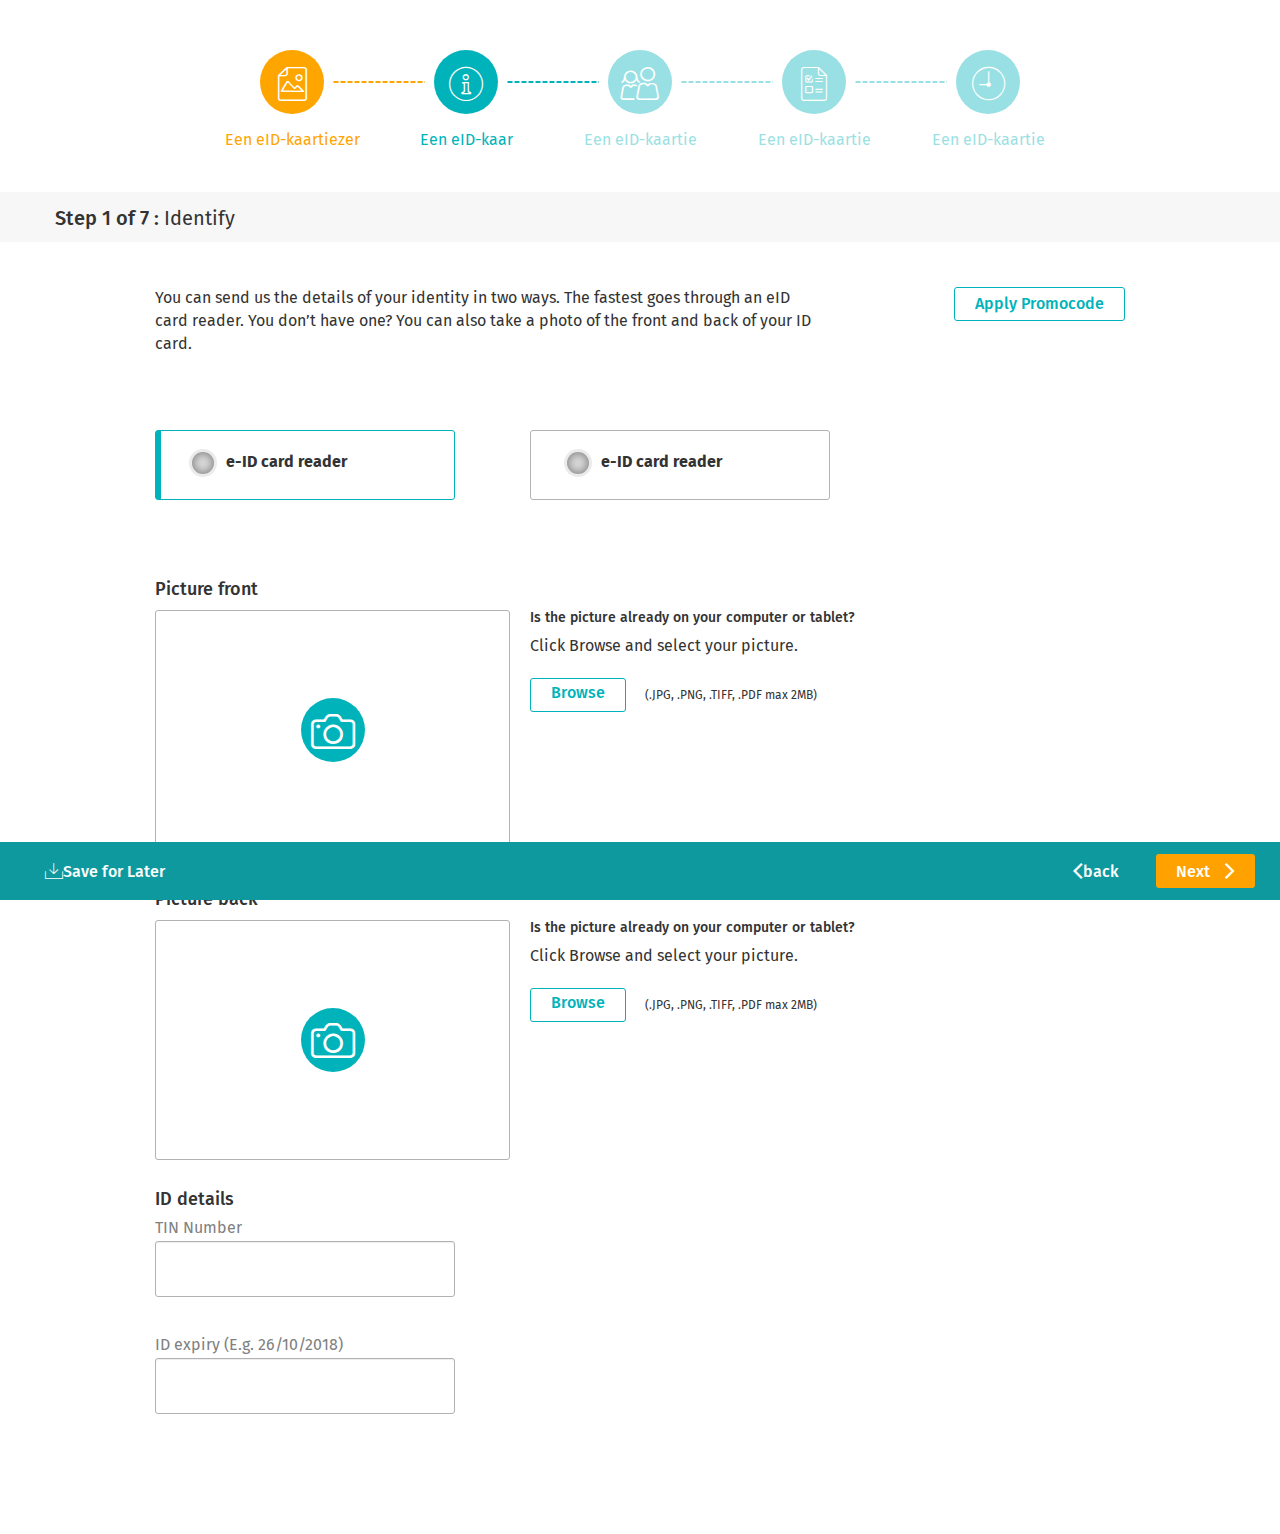
<file: step1.html>
<!DOCTYPE>
<html>
<head>
<meta http-equiv="Content-Type" content="text/html; charset=UTF-8" />
<title>Untitled Document</title>
<script type="text/javascript" src="js/jquery-1.9.1.min.js"></script>
  <script type="text/javascript" src="js/slick.min.js"></script>
  <link href="https://fonts.googleapis.com/css?family=Fira+Sans:400,300,500,700" rel="stylesheet" type="text/css">
  <link rel="stylesheet" type="text/css" href="css/reset.css"/>
  <link rel="stylesheet" type="text/css" href="css/library.css"/>
  <link rel="stylesheet" type="text/css" href="css/commons.css"/>
  <link rel="stylesheet" type="text/css" href="css/slick.css"/>
<link rel="stylesheet" type="text/css" href="css/slick-theme.css"/>
<link rel="stylesheet" type="text/css" href="css/font.css"/>
<link rel="stylesheet" type="text/css" href="css/header-image.css"/>
<!--<link rel="stylesheet" type="text/css" href="css/new-subscription.css"/>-->
<link rel="stylesheet" type="text/css" href="css/subscriptionall.css"/>

</head>

<body style="background:white !important;">
<div class="wrapper">
    <!--<div class="header-carousel">
    	<div class="slick-track">
        	<div class="header-image" style="background:url(images/cp_header_2000px.jpg) no-repeat;">
            	<div class="slide-cont">
                <div class="slide-caption">
                    <h4 class="slide-title">Welcome to AAJGE</h4>
                    <p class="slide-txt">With expertise in healthcare, education, employment and more. Asian Human Services helps tens of thousands of people every year, from 55 different countries and in 25 different languages to fully participate, prosper and thrive in our community</p>
                    <a href="#" class="slide-lnk">Meer weten over Aagje? <i class="">icon</i> </a>
                </div>
                </div>
            </div>
            <div class="header-image" style="background:url(images/header_2000px.jpg) no-repeat">2</div>
            <div class="header-image" style="background:url(images/cp_header_2000px.jpg) no-repeat">3</div>
        </div>
    </div>-->
    <div class="new-subscription sb-flow">
        <div class="sb-flow-steps sb-container">
            <ul class="image-list sb-steps">
            <li class="active done">
                <p class="image-list-img"><i class="glyphicon glyphicon-aagje-icon_product-info icon-1"></i></p>
                <p class="image-list-txt">Een eID-kaartiezer</p>
            </li>
            <li class="active">
                <p class="image-list-img"><i class="glyphicon glyphicon-aagje-icon-my-child icon-1"></i></p>
                <p class="image-list-txt">Een eID-kaar</p>
            </li>
            <li>
                <p class="image-list-img"><i class="glyphicon glyphicon-aagje-icon_geschikte-producten icon-1"></i></p>
                <p class="image-list-txt">Een eID-kaartie</em></p>
            </li>
            <li>
                <p class="image-list-img"><i class="glyphicon glyphicon-aagje-icon-summary icon-1"></i></p>
                <p class="image-list-txt">Een eID-kaartie</em></p>
            </li>
            <li>
                <p class="image-list-img"><i class="glyphicon glyphicon-aagje-icon-confirm-n-sign icon-1"></i></p>
                <p class="image-list-txt">Een eID-kaartie</em></p>
            </li>
        </ul>
        </div>
        <div class="sb-flow-step-bar">
        	<div class="sb-flow-step-txt sb-container">
            	<h1>Step 1 of 7 : <span>Identify</span></h1>
            </div>
        </div>
        <div class="sb-flow sb-flow-eid sb-container clearfix">
            <div class="col-sm-12 zero-padding">
            	<div class="sb-promo-block clearfix">
                	<button class="btn btn-secondary">Apply Promocode</button>
                    <p class="hidden-xs">You can send us the details of your identity in two ways. The fastest goes through an eID card reader. You don’t have one? You can also take a photo of the front and back of your ID card.</p>
                </div>
                <div class="sb-eid-selection hidden-xs clearfix">
                	<div class="sb-eid-container">
                    	<div class="image-radio active">
                            <input type="radio" class="regular-radio" id="eid-card" name="eid">
                            <label for="eid-card">e-ID card reader</label>
                            <i class="glyphicon glyphicon-aagje-s-card-reader"></i>
                        </div>
                    </div>
                    <div class="sb-eid-container">
                    	<div class="image-radio">
                            <input type="radio" class="regular-radio" id="pic" name="eid">
                            <label for="pic">e-ID card reader</label>
                            <i class="glyphicon glyphicon-aagje-s-picture"></i>
                        </div>
                    </div>
                </div>
                <div class="sb-picture-blk pic-front clearfix">
                	<h3 class="visible-xs">Upload</h3>
                	<h4 class="hidden-xs">Picture front</h4>
                    <div>
                	<div class="sb-eid-container">
                    	<div class="sb-picture-holder">
                        	<ul class="image-list">
                            	<li>
                                	<p class="image-list-img"><i class="glyphicon glyphicon-aagje-camera icon-1"></i></p>
                					<p class="image-list-txt visible-xs">Een eID-kaartiezer</p>
                                    <span class="visible-xs">Tap to open your library</span>
                                </li>
                            </ul>
                        </div>
                        <div class=""></div>
                    </div>
                    <div class="sb-eid-container hidden-xs">
                    	<div class="sb-picture-txt">
                            <h5>Is the picture already on your computer or tablet?</h5>
                            <p>Click Browse and select your picture.</p>
                            <div class="fileUpload btn btn-secondary">
                                Browse
                                <input type="file" class="upload"/>
                            </div>
                            <span>(.JPG, .PNG, .TIFF, .PDF max 2MB)</span>
                        </div>
                    </div>
                    </div>
                </div>
                
                <div class="sb-picture-blk pic-bck clearfix">
                	<h4 class="hidden-xs">Picture back</h4>
                    <div>
                	<div class="sb-eid-container">
                    	<div class="sb-picture-holder">
                        	<ul class="image-list">
                            	<li>
                                	<p class="image-list-img"><i class="glyphicon glyphicon-aagje-camera icon-1"></i></p>
                					<p class="image-list-txt visible-xs">Een eID-kaartiezer</p>
                                    <span class="visible-xs">Tap to open your library</span>
                                </li>
                            </ul>
                        </div>
                        <div class=""></div>
                    </div>
                    <div class="sb-eid-container hidden-xs">
                    	<div class="sb-picture-txt">
                            <h5>Is the picture already on your computer or tablet?</h5>
                            <p>Click Browse and select your picture.</p>
                            <div class="btn btn-secondary fileUpload">
                                Browse
                                <input type="file" class="upload"/>
                            </div>
                            <span>(.JPG, .PNG, .TIFF, .PDF max 2MB)</span>
                        </div>
                    </div>
                    </div>
                </div>
                
                <div class="sb-id-details">
                	<h4>ID details</h4>
                    <!-- Form group .net helpers need to be implemented --> 
                    <div class="sb-eid-container">
                        <div class="form-group">
                            <label for="">TIN Number</label>
                            <input type="text" class="form-control"/>
                        </div>
                        <div class="form-group">
                            <label for="">ID expiry (E.g. 26/10/2018)</label>
                            <input type="text" class="form-control"/>
                        </div>
                    </div>
                </div>
                
            </div>
            
        </div>
        <div class="sb-footer btn-cont">
            <div class="btn-cont-right">
            	<button class="btn btn-func-primary">Next<i class="glyphicon glyphicon-aagje-arrow-right btn-icon-right"></i></button>
                <button class="btn btn-func-primary btn-lnk"><i class="glyphicon glyphicon-aagje-arrow-left"></i>back</button>
            </div>
            <div class="btn-cont-left btn-only-icon-xs">
            	<button class="btn btn-func-primary btn-lnk btn-icon-xs"><i class="glyphicon glyphicon-aagje-download"></i><span class="download-txt">Save for Later</span></button>
            </div>
        </div>
    </div>
</body>
</html>
</file>
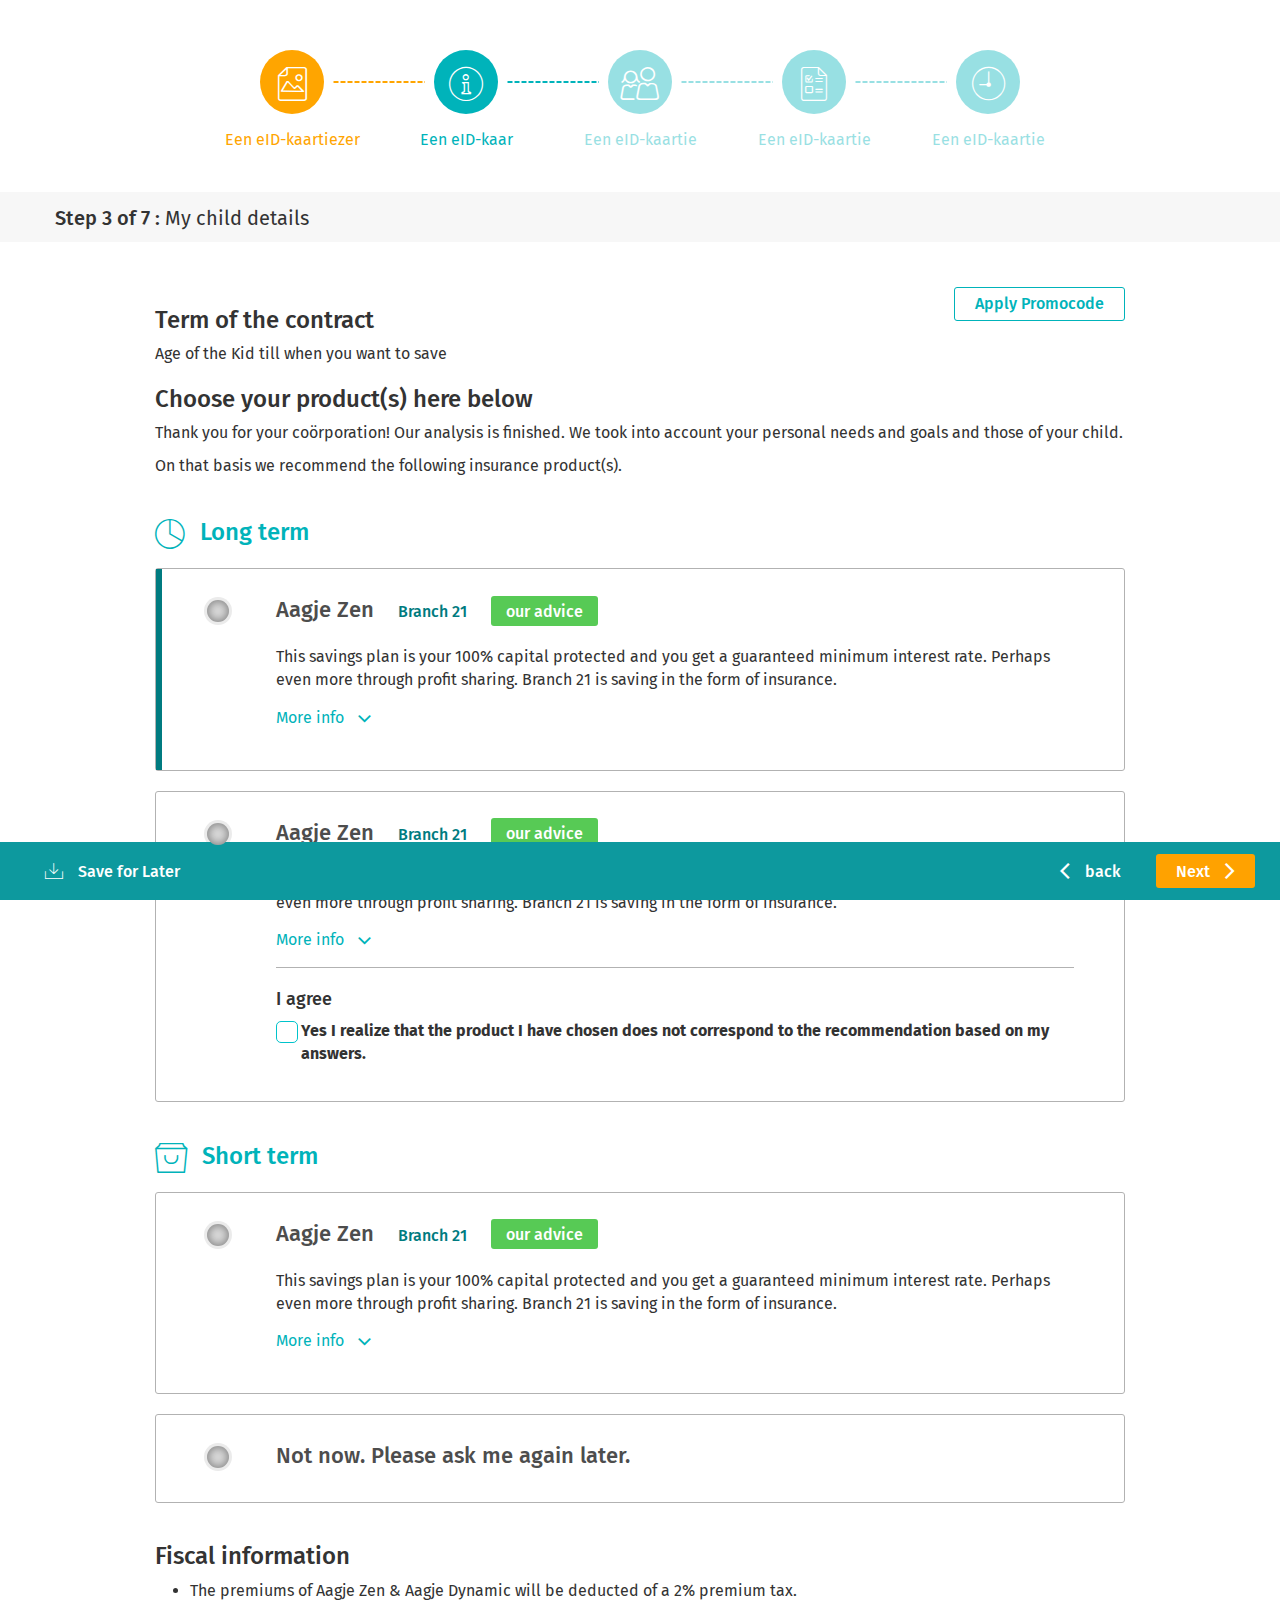
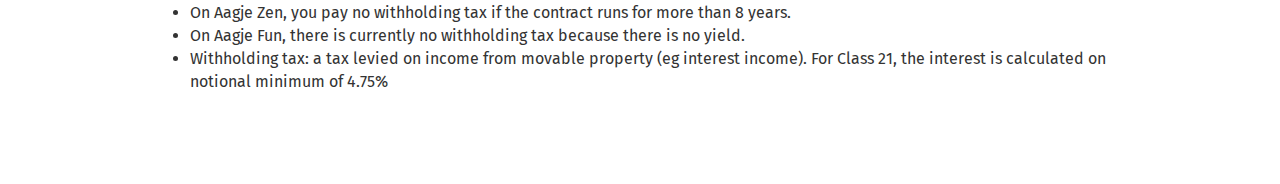
<file: sub-product.html>
<!DOCTYPE>
<html>
<head>
<meta http-equiv="Content-Type" content="text/html; charset=UTF-8" />
<title>Untitled Document</title>
<script type="text/javascript" src="js/jquery-1.9.1.min.js"></script>
  <script type="text/javascript" src="js/slick.min.js"></script>
  <link href="https://fonts.googleapis.com/css?family=Fira+Sans:400,300,500,700" rel="stylesheet" type="text/css">
  <link rel="stylesheet" type="text/css" href="css/reset.css"/>
  <link rel="stylesheet" type="text/css" href="css/library.css"/>
  <link rel="stylesheet" type="text/css" href="css/commons.css"/>
  <link rel="stylesheet" type="text/css" href="css/slick.css"/>
<link rel="stylesheet" type="text/css" href="css/slick-theme.css"/>
<link rel="stylesheet" type="text/css" href="css/font.css"/>
<link rel="stylesheet" type="text/css" href="css/header-image.css"/>
<!--<link rel="stylesheet" type="text/css" href="css/new-subscription.css"/>-->
<link rel="stylesheet" type="text/css" href="css/subscriptionall.css"/>

</head>

<body style="background:white !important;">
<div class="wrapper">
   
    <div class="new-subscription sb-flow">
        <div class="sb-flow-steps sb-container">
            <ul class="image-list sb-steps">
            <li class="active done">
                <p class="image-list-img"><i class="glyphicon glyphicon-aagje-icon_product-info icon-1"></i></p>
                <p class="image-list-txt">Een eID-kaartiezer</p>
            </li>
            <li class="active">
                <p class="image-list-img"><i class="glyphicon glyphicon-aagje-icon-my-child icon-1"></i></p>
                <p class="image-list-txt">Een eID-kaar</p>
            </li>
            <li>
                <p class="image-list-img"><i class="glyphicon glyphicon-aagje-icon_geschikte-producten icon-1"></i></p>
                <p class="image-list-txt">Een eID-kaartie</em></p>
            </li>
            <li>
                <p class="image-list-img"><i class="glyphicon glyphicon-aagje-icon-summary icon-1"></i></p>
                <p class="image-list-txt">Een eID-kaartie</em></p>
            </li>
            <li>
                <p class="image-list-img"><i class="glyphicon glyphicon-aagje-icon-confirm-n-sign icon-1"></i></p>
                <p class="image-list-txt">Een eID-kaartie</em></p>
            </li>
        </ul>
        </div>
        <div class="sb-flow-step-bar">
        	<div class="sb-flow-step-txt sb-container">
            	<h1>Step 3 of 7 : <span>My child details</span></h1>
            </div>
        </div>
        <div class="sb-flow sb-container sb-parent-details clearfix">
        	<div class="col-sm-12 zero-padding">
            	<div class="sb-promo-block clearfix">
                	<button class="btn btn-secondary">Apply Promocode</button>
                </div>
               <div class="sb-product">
               		<div class="sb-contract-increment">
                    	<h3>Term of the contract</h3>
                        <p>Age of the Kid till when you want to save</p>
                    </div>
                    <div class="sb-term-selection">
                    	<h3>Choose your product(s) here below</h3>
                        <p>Thank you for your coörporation! Our analysis is finished. We took into account your personal needs and goals and those of your child.</p>
                        <p>On that basis we recommend the following insurance product(s).</p>
                        <div class="sb-term sb-long-term">
                        	<h3><i class="glyphicon glyphicon-aagje-long-term-clock"></i>Long term</h3>
                            <!-- Each product -->
                            <div class="selection-expand active">
                            	 <a href="javascript:void(0)" class="xs-selc-expand visible-xs"><i class="glyphicon glyphicon-aagje-arrow-down"></i></a>
                            	<input class="regular-radio" type="radio" id="productSelectionBR21" name="productSelection"/>
                                <label for="productSelectionBR21">Aagje Zen</label>
                                <span class="branch-recommend">
                                    <span>Branch 21</span>
                                    <span class="badge success">our advice</span>
                                </span>
                                <p class="hidden-xs">This savings plan is your 100% capital protected and you get a guaranteed minimum interest rate. Perhaps even more through profit sharing. Branch 21 is saving in the form of insurance. 
                                	<a href="javascript:void(0)" class="more-info ricon">More info <i class="glyphicon glyphicon-aagje-arrow-down"></i></a>
                                </p>
                               <div class="selection-collapsed">
                               		<p>This savings plan is your 100% capital protected and you get a guaranteed minimum interest rate. Perhaps even more through profit sharing. Branch 21 is saving in the form of insurance.</p>
                               </div>
                            </div>
                            <!-- Each product -->
                            <div class="selection-expand">
                            	<a href="javascript:void(0)" class="xs-selc-expand visible-xs"><i class="glyphicon glyphicon-aagje-arrow-down"></i></a>
                            	<input class="regular-radio" type="radio" id="productSelectionBR23" name="productSelection"/>
                                <label for="productSelectionBR23">Aagje Zen</label>
                               <span class="branch-recommend">
                                    <span>Branch 21</span>
                                    <span class="badge success">our advice</span>
                                </span>
                                <p class="hidden-xs">This savings plan is your 100% capital protected and you get a guaranteed minimum interest rate. Perhaps even more through profit sharing. Branch 21 is saving in the form of insurance. 
                                	<a href="javascript:void(0)" class="more-info ricon">More info <i class="glyphicon glyphicon-aagje-arrow-down"></i></a>
                                </p>
                               <div class="selection-collapsed">
                               		<p>This savings plan is your 100% capital protected and you get a guaranteed minimum interest rate. Perhaps even more through profit sharing. Branch 21 is saving in the form of insurance.</p>
                               </div>
                               <div class="selection-agree">
                               		<h4>I agree</h4>
                                    <div class="selection-check">
                                    	<input type="checkbox" id="agreeTerm"/>
                                        <label for="agreeTerm">Yes I realize that the product I have chosen does not correspond to the recommendation based on my answers.</label>
                                    </div>
                               </div>
                             </div>
                        </div>
                        <div class="sb-term sb-short-term">
                        	<h3><i class="glyphicon glyphicon-aagje-short-term-1"></i>Short term</h3>
                            <!-- Each product -->
                            <div class="selection-expand">
                            	<input class="regular-radio" type="radio" id="productSelectionBR21" name="productSelection"/>
                                <label for="productSelectionBR26">Aagje Zen</label>
                                <span>Branch 21</span>
                                <span class="badge success">our advice</span>
                                <p class="hidden-xs">This savings plan is your 100% capital protected and you get a guaranteed minimum interest rate. Perhaps even more through profit sharing. Branch 21 is saving in the form of insurance. 
                                	<a href="javascript:void(0)" class="more-info ricon">More info <i class="glyphicon glyphicon-aagje-arrow-down"></i></a>
                                </p>
                            </div>
                            <!-- Each product -->
                            <div class="selection-expand">
                            	<input class="regular-radio" type="radio" id="productSelectionNo" name="productSelection"/>
                                <label for="productSelectionNo">Not now. Please ask me again later.</label>
                            </div>
                        </div>
                    </div>
                    <div class="sb-fiscal">
                    	<h3>Fiscal information</h3>
                        <ul class="list-styled intended">
                        	<li>The premiums of Aagje Zen & Aagje Dynamic will be deducted of a 2% premium tax.</li>
                            <li>On Aagje Zen, you pay no withholding tax if the contract runs for more than 8 years.</li>
                            <li>On Aagje Fun, there is currently no withholding tax because there is no yield.</li>
                            <li>Withholding tax: a tax levied on income from movable property (eg interest income). For Class 21, the interest is calculated on notional minimum of 4.75%</li>
                        </ul>
                    </div>
               </div>
            </div>
        </div>
        
        
        <div class="sb-footer btn-cont">
            <div class="btn-cont-right">
            	<button class="btn btn-func-primary">Next<i class="glyphicon glyphicon-aagje-arrow-right btn-icon-right"></i></button>
                <button class="btn btn-func-primary btn-lnk"><i class="glyphicon glyphicon-aagje-arrow-left btn-icon-left"></i>back</button>
            </div>
            <div class="btn-cont-left btn-only-icon-xs">
            	<button class="btn btn-func-primary btn-lnk btn-icon-xs"><i class="glyphicon glyphicon-aagje-download btn-icon-left"></i><span class="download-txt">Save for Later</span></button>
            </div>
        </div>
    </div>
</body>
</html>
</file>
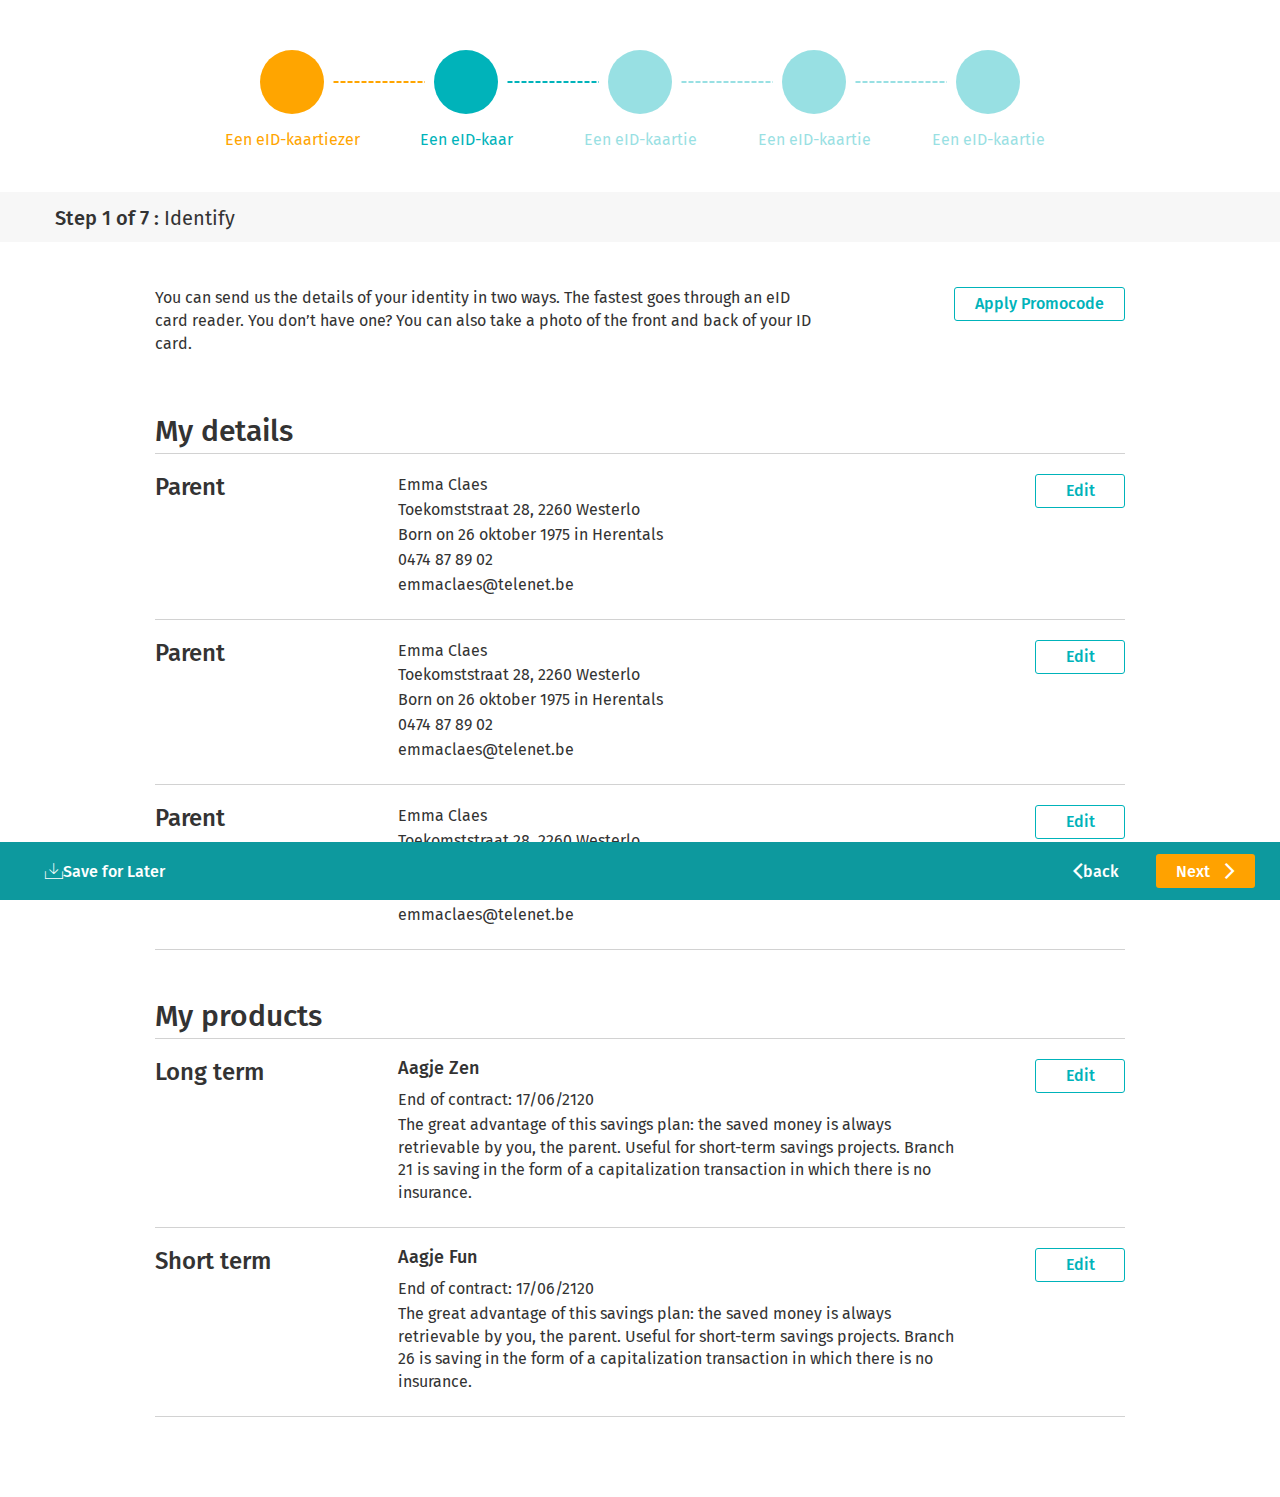
<file: summary.html>
<!DOCTYPE>
<html>
<head>
<meta http-equiv="Content-Type" content="text/html; charset=UTF-8" />
<title>Untitled Document</title>
<script type="text/javascript" src="js/jquery-1.9.1.min.js"></script>
  <script type="text/javascript" src="js/slick.min.js"></script>
  <link href="https://fonts.googleapis.com/css?family=Fira+Sans:400,300,500,700" rel="stylesheet" type="text/css">
  <link rel="stylesheet" type="text/css" href="css/reset.css"/>
  <link rel="stylesheet" type="text/css" href="css/library.css"/>
  <link rel="stylesheet" type="text/css" href="css/commons.css"/>
  <link rel="stylesheet" type="text/css" href="css/slick.css"/>
<link rel="stylesheet" type="text/css" href="css/slick-theme.css"/>
<link rel="stylesheet" type="text/css" href="css/font.css"/>
<link rel="stylesheet" type="text/css" href="css/header-image.css"/>
<!--<link rel="stylesheet" type="text/css" href="css/new-subscription.css"/>-->
<link rel="stylesheet" type="text/css" href="css/subscriptionall.css"/>

</head>

<body style="background:white !important;">
<div class="wrapper">
    <!--<div class="header-carousel">
    	<div class="slick-track">
        	<div class="header-image" style="background:url(images/cp_header_2000px.jpg) no-repeat;">
            	<div class="slide-cont">
                <div class="slide-caption">
                    <h4 class="slide-title">Welcome to AAJGE</h4>
                    <p class="slide-txt">With expertise in healthcare, education, employment and more. Asian Human Services helps tens of thousands of people every year, from 55 different countries and in 25 different languages to fully participate, prosper and thrive in our community</p>
                    <a href="#" class="slide-lnk">Meer weten over Aagje? <i class="">icon</i> </a>
                </div>
                </div>
            </div>
            <div class="header-image" style="background:url(images/header_2000px.jpg) no-repeat">2</div>
            <div class="header-image" style="background:url(images/cp_header_2000px.jpg) no-repeat">3</div>
        </div>
    </div>-->
    <div class="new-subscription sb-flow">
        <div class="sb-flow-steps sb-container">
            <ul class="image-list sb-steps">
            <li class="active done">
                <p class="image-list-img"><i class="glyphicon glyphicon-aagje-s-product-info icon-1"></i></p>
                <p class="image-list-txt">Een eID-kaartiezer</p>
            </li>
            <li class="active">
                <p class="image-list-img"><i class="glyphicon glyphicon-aagje-s-my-child icon-1"></i></p>
                <p class="image-list-txt">Een eID-kaar</p>
            </li>
            <li>
                <p class="image-list-img"><i class="glyphicon glyphicon-aagje-s-producten icon-1"></i></p>
                <p class="image-list-txt">Een eID-kaartie</em></p>
            </li>
            <li>
                <p class="image-list-img"><i class="glyphicon glyphicon-aagje-s-summary icon-1"></i></p>
                <p class="image-list-txt">Een eID-kaartie</em></p>
            </li>
            <li>
                <p class="image-list-img"><i class="glyphicon glyphicon-aagje-s-confirm-sign icon-1"></i></p>
                <p class="image-list-txt">Een eID-kaartie</em></p>
            </li>
        </ul>
        </div>
        <div class="sb-flow-step-bar">
        	<div class="sb-flow-step-txt sb-container">
            	<h1>Step 1 of 7 : <span>Identify</span></h1>
            </div>
        </div>
        <div class="sb-flow sb-container clearfix">
            <div class="col-sm-12 zero-padding">
            	<div class="sb-promo-block clearfix">
                	<button class="btn btn-secondary">Apply Promocode</button>
                    <p class="hidden-xs">You can send us the details of your identity in two ways. The fastest goes through an eID card reader. You don’t have one? You can also take a photo of the front and back of your ID card.</p>
                </div>
                <div class="sb-summary">
                	
                    <div class="sb-summary-details">
                    	<h2>My details</h2>
                        <div class="row-details clearfix">
                        	<div class="column-details col-xs-12 col-sm-3">
                            	<h3>Parent</h3>
                            </div>
                            <div class="column-details col-xs-12 col-sm-7">
                            	<p>Emma Claes</p>
                                <p>Toekomststraat 28, 2260 Westerlo</p>
                                <p>Born on 26 oktober 1975 in Herentals</p>
                                <p>0474 87 89 02</p>
                                <p>emmaclaes@telenet.be</p>
                            </div>
                            <div class="column-details col-xs-12 col-sm-2 btn-cont-right">
                            	<button class="btn btn-secondary">Edit</button>
                            </div>
                        </div>
                        <div class="row-details clearfix">
                        	<div class="column-details col-xs-12 col-sm-3">
                            	<h3>Parent</h3>
                            </div>
                            <div class="column-details col-xs-12 col-sm-7">
                            	<p>Emma Claes</p>
                                <p>Toekomststraat 28, 2260 Westerlo</p>
                                <p>Born on 26 oktober 1975 in Herentals</p>
                                <p>0474 87 89 02</p>
                                <p>emmaclaes@telenet.be</p>
                            </div>
                            <div class="column-details col-xs-12 col-sm-2 btn-cont-right">
                            	<button class="btn btn-secondary">Edit</button>
                            </div>
                        </div>
                        <div class="row-details clearfix">
                        	<div class="column-details col-xs-12 col-sm-3">
                            	<h3>Parent</h3>
                            </div>
                            <div class="column-details col-xs-12 col-sm-7">
                            	<p>Emma Claes</p>
                                <p>Toekomststraat 28, 2260 Westerlo</p>
                                <p>Born on 26 oktober 1975 in Herentals</p>
                                <p>0474 87 89 02</p>
                                <p>emmaclaes@telenet.be</p>
                            </div>
                            <div class="column-details col-xs-12 col-sm-2 btn-cont-right">
                            	<button class="btn btn-secondary">Edit</button>
                            </div>
                        </div>
                    </div>
                    
                    <div class="sb-summary-details">
                    	<h2>My products</h2>
                        <div class="row-details clearfix">
                        	<div class="column-details col-xs-12 col-sm-3">
                            	<h3>Long term</h3>
                            </div>
                            <div class="column-details col-xs-12 col-sm-7">
                            	<h4>Aagje Zen</h4>
                                <p><span>End of contract:</span> 17/06/2120</p>
                                <p>The great advantage of this savings plan: the saved money is always retrievable by you, the parent. Useful for short-term savings projects. Branch 21 is saving in the form of a capitalization transaction in which there is no insurance.</p>
                            </div>
                            <div class="column-details col-xs-12 col-sm-2 btn-cont-right">
                            	<button class="btn btn-secondary">Edit</button>
                            </div>
                        </div>
                        <div class="row-details clearfix">
                        	<div class="column-details col-xs-12 col-sm-3">
                            	<h3>Short term</h3>
                            </div>
                            <div class="column-details col-xs-12 col-sm-7">
                            	<h4>Aagje Fun</h4>
                                <p><span>End of contract:</span> 17/06/2120</p>
                                <p>The great advantage of this savings plan: the saved money is always retrievable by you, the parent. Useful for short-term savings projects. Branch 26 is saving in the form of a capitalization transaction in which there is no insurance.</p>
                            </div>
                            <div class="column-details col-xs-12 col-sm-2 btn-cont-right">
                            	<button class="btn btn-secondary">Edit</button>
                            </div>
                        </div>
                    </div>
                </div>
                
                
                
                
                
                
            </div>
            
        </div>
        <div class="sb-footer btn-cont">
            <div class="btn-cont-right">
            	<button class="btn btn-func-primary">Next<i class="glyphicon glyphicon-aagje-arrow-right btn-icon-right"></i></button>
                <button class="btn btn-func-primary btn-lnk"><i class="glyphicon glyphicon-aagje-arrow-left"></i>back</button>
            </div>
            <div class="btn-cont-left btn-only-icon-xs">
            	<button class="btn btn-func-primary btn-lnk btn-icon-xs"><i class="glyphicon glyphicon-aagje-download"></i><span class="download-txt">Save for Later</span></button>
            </div>
        </div>
    </div>
</body>
</html>
</file>
<file: css/font.css>
@font-face {
  font-family: 'Glyphicons-AaGje';
  src:  url('fonts/Glyphicons-AaGje.eot?ujv1u4');
  src:  url('fonts/Glyphicons-AaGje.eot?ujv1u4#iefix') format('embedded-opentype'),
    url('fonts/Glyphicons-AaGje.ttf?ujv1u4') format('truetype'),
    url('fonts/Glyphicons-AaGje.woff?ujv1u4') format('woff'),
    url('fonts/Glyphicons-AaGje.svg?ujv1u4#Glyphicons-AaGje') format('svg');
  font-weight: normal;
  font-style: normal;
}

i {
  /* use !important to prevent issues with browser extensions that change fonts */
  font-family: 'Glyphicons-AaGje' !important;
  speak: none;
  font-style: normal;
  font-weight: normal;
  font-variant: normal;
  text-transform: none;
  line-height: 1;

  /* Better Font Rendering =========== */
  -webkit-font-smoothing: antialiased;
  -moz-osx-font-smoothing: grayscale;
}

.glyphicon-aagje-card-reader:before {
  content: "\e94b";
}
.glyphicon-aagje-clock:before {
  content: "\e96f";
}
.glyphicon-aagje-icon_geschikte-producten:before {
  content: "\e970";
}
.glyphicon-aagje-icon_product-info:before {
  content: "\e971";
}
.glyphicon-aagje-icon-confirm-n-sign:before {
  content: "\e972";
}
.glyphicon-aagje-icon-my-child:before {
  content: "\e973";
}
.glyphicon-aagje-icon-summary:before {
  content: "\e974";
}
.glyphicon-aagje-picture:before {
  content: "\e975";
}
.glyphicon-aagje-Tool:before {
  content: "\e976";
}
.glyphicon-aagje-logout-BO .path1:before {
  content: "\e969";
  color: rgb(0, 0, 0);
}
.glyphicon-aagje-logout-BO .path2:before {
  content: "\e96a";
  margin-left: -0.888671875em;
  color: rgb(0, 0, 0);
}
.glyphicon-aagje-logout-BO .path3:before {
  content: "\e96b";
  margin-left: -0.888671875em;
  color: rgb(51, 51, 51);
}
.glyphicon-aagje-mail-unread-BO:before {
  content: "\e96c";
}
.glyphicon-aagje-burger-menu-BO:before {
  content: "\e96d";
}
.glyphicon-aagje-mail-read-BO:before {
  content: "\e96e";
}
.glyphicon-aagje-approve-tick:before {
  content: "\e92b";
}
.glyphicon-aagje-arrow-circle:before {
  content: "\e92c";
}
.glyphicon-aagje-bo-audit:before {
  content: "\e949";
}
.glyphicon-aagje-bo-contract-details:before {
  content: "\e955";
}
.glyphicon-aagje-bo-dashboard:before {
  content: "\e956";
}
.glyphicon-aagje-bo-manage-admin:before {
  content: "\e957";
}
.glyphicon-aagje-bo-recent-search:before {
  content: "\e958";
}
.glyphicon-aagje-bo-search:before {
  content: "\e959";
}
.glyphicon-aagje-calendar-2:before {
  content: "\e95a";
}
.glyphicon-aagje-copy-1:before {
  content: "\e95b";
}
.glyphicon-aagje-copy-2:before {
  content: "\e95c";
}
.glyphicon-aagje-dot-dashedline:before {
  content: "\e95d";
}
.glyphicon-aagje-ID-card-back:before {
  content: "\e95e";
}
.glyphicon-aagje-ID-card-front:before {
  content: "\e95f";
}
.glyphicon-aagje-ID-card:before {
  content: "\e960";
}
.glyphicon-aagje-map-oops:before {
  content: "\e961";
}
.glyphicon-aagje-more-dots:before {
  content: "\e962";
}
.glyphicon-aagje-parent:before {
  content: "\e963";
}
.glyphicon-aagje-recurrent:before {
  content: "\e964";
}
.glyphicon-aagje-reject-cross:before {
  content: "\e965";
}
.glyphicon-aagje-reserve:before {
  content: "\e966";
}
.glyphicon-aagje-send-invite:before {
  content: "\e967";
}
.glyphicon-aagje-success-tick:before {
  content: "\e968";
}
.glyphicon-aagje-arrow-forward:before {
  content: "\e93c";
}
.glyphicon-aagje-cross-close:before {
  content: "\e940";
}
.glyphicon-aagje-default-image:before {
  content: "\e94d";
}
.glyphicon-aagje-ID-2:before {
  content: "\e94e";
}
.glyphicon-aagje-no-eye:before {
  content: "\e94f";
}
.glyphicon-aagje-pending-clock:before {
  content: "\e950";
}
.glyphicon-aagje-plain-arrow:before {
  content: "\e951";
}
.glyphicon-aagje-plus-add:before {
  content: "\e952";
}
.glyphicon-aagje-wrong:before {
  content: "\e953";
}
.glyphicon-aagje-basket:before {
  content: "\e954";
}
.glyphicon-aagje-accept-supporter:before {
  content: "\e927";
}
.glyphicon-aagje-baby:before {
  content: "\e928";
}
.glyphicon-aagje-block:before {
  content: "\e929";
}
.glyphicon-aagje-camera:before {
  content: "\e92a";
}
.glyphicon-aagje-drag-drop-2:before {
  content: "\e92d";
}
.glyphicon-aagje-drag-drop:before {
  content: "\e92e";
}
.glyphicon-aagje-edit:before {
  content: "\e92f";
}
.glyphicon-aagje-eye:before {
  content: "\e930";
}
.glyphicon-aagje-icon-unblock:before {
  content: "\e931";
}
.glyphicon-aagje-ID_2:before {
  content: "\e932";
}
.glyphicon-aagje-ID:before {
  content: "\e933";
}
.glyphicon-aagje-invitation:before {
  content: "\e934";
}
.glyphicon-aagje-list:before {
  content: "\e935";
}
.glyphicon-aagje-long-arrow:before {
  content: "\e936";
}
.glyphicon-aagje-magnifying-glass:before {
  content: "\e937";
}
.glyphicon-aagje-mail-checked:before {
  content: "\e938";
}
.glyphicon-aagje-my-account:before {
  content: "\e939";
}
.glyphicon-aagje-my-documents:before {
  content: "\e93a";
}
.glyphicon-aagje-my-settings:before {
  content: "\e93b";
}
.glyphicon-aagje-parents-2:before {
  content: "\e93d";
}
.glyphicon-aagje-parents-3:before {
  content: "\e93e";
}
.glyphicon-aagje-parents:before {
  content: "\e93f";
}
.glyphicon-aagje-print-2:before {
  content: "\e941";
}
.glyphicon-aagje-print:before {
  content: "\e942";
}
.glyphicon-aagje-resident-2:before {
  content: "\e943";
}
.glyphicon-aagje-resident:before {
  content: "\e944";
}
.glyphicon-aagje-send:before {
  content: "\e945";
}
.glyphicon-aagje-share-2:before {
  content: "\e946";
}
.glyphicon-aagje-share:before {
  content: "\e947";
}
.glyphicon-aagje-sign:before {
  content: "\e948";
}
.glyphicon-aagje-trash:before {
  content: "\e94a";
}
.glyphicon-aagje-verify-mail:before {
  content: "\e94c";
}
.glyphicon-aagje-Calendar-2:before {
  content: "\e907";
}
.glyphicon-aagje-add-child:before {
  content: "\e900";
}
.glyphicon-aagje-add:before {
  content: "\e901";
}
.glyphicon-aagje-ag-logo:before {
  content: "\e902";
}
.glyphicon-aagje-arrow-down:before {
  content: "\e903";
}
.glyphicon-aagje-arrow-left:before {
  content: "\e904";
}
.glyphicon-aagje-arrow-right:before {
  content: "\e905";
}
.glyphicon-aagje-arrow-up:before {
  content: "\e906";
}
.glyphicon-aagje-burger:before {
  content: "\e908";
}
.glyphicon-aagje-calendar:before {
  content: "\e909";
}
.glyphicon-aagje-close:before {
  content: "\e90a";
}
.glyphicon-aagje-default-avatar:before {
  content: "\e90b";
}
.glyphicon-aagje-download:before {
  content: "\e90c";
}
.glyphicon-aagje-edit-profile:before {
  content: "\e90d";
}
.glyphicon-aagje-help:before {
  content: "\e90e";
}
.glyphicon-aagje-home:before {
  content: "\e90f";
}
.glyphicon-aagje-info:before {
  content: "\e910";
}
.glyphicon-aagje-long-term-clock:before {
  content: "\e911";
}
.glyphicon-aagje-medal:before {
  content: "\e912";
}
.glyphicon-aagje-money-in:before {
  content: "\e913";
}
.glyphicon-aagje-money-out-1:before {
  content: "\e914";
}
.glyphicon-aagje-money-out-2:before {
  content: "\e915";
}
.glyphicon-aagje-money-out-3:before {
  content: "\e916";
}
.glyphicon-aagje-notification:before {
  content: "\e917";
}
.glyphicon-aagje-pending-payment:before {
  content: "\e918";
}
.glyphicon-aagje-plan-pig:before {
  content: "\e919";
}
.glyphicon-aagje-saving-school-1:before {
  content: "\e91a";
}
.glyphicon-aagje-saving-school-2:before {
  content: "\e91b";
}
.glyphicon-aagje-short-term-1:before {
  content: "\e91c";
}
.glyphicon-aagje-short-term-2:before {
  content: "\e91d";
}
.glyphicon-aagje-short-term-3:before {
  content: "\e91e";
}
.glyphicon-aagje-short-term-4:before {
  content: "\e91f";
}
.glyphicon-aagje-social-fb:before {
  content: "\e920";
}
.glyphicon-aagje-social-linkedin:before {
  content: "\e921";
}
.glyphicon-aagje-social-twitter:before {
  content: "\e922";
}
.glyphicon-aagje-supporter-2:before {
  content: "\e923";
}
.glyphicon-aagje-supporter:before {
  content: "\e924";
}
.glyphicon-aagje-tl-new-items:before {
  content: "\e925";
}
.glyphicon-aagje-tl-news:before {
  content: "\e926";
}
</file>
<file: css/new-subscription.css>
body{
	font-family: 'fira sans'
}
.sb-container{
	width:1170px;
	margin:0 auto;
}
.new-subscription.sb-start{
	text-align:center;
}
.sb-stitle{
	font-size:22px;
	color:#00b3ba;
	line-height:23px;
	font-weight:500;
	margin-bottom:40px;
}
.sb-review.image-list li{
	width:250px;
	padding:0 10px;
}
.sb-review.image-list .image-list-img{
	width:74px;
	height:74px;
	background-color:#007b80;
}
.sb-review.image-list .image-list-txt{
	margin-top:25px;
}

/* Sub bar checklist*/
.sb-review-checklist{
	background-color:#f7f7f7;
	text-align:center;
	margin-bottom:25px;
}
.sb-review-checklist ul{
	display:table;
	margin:0 auto;
	padding:20px 0
}
.sb-review-checklist ul li{
	display:table-cell;
	vertical-align:top;
	padding:0 15px;
	font-size:16px;
	text-align:left;
	width:250px;
}
.sb-review-checklist ul li div{
	position:relative;
}
.sb-review-checklist ul li p{
	padding-left:25px;
	margin-bottom:0;
}
.sb-review-checklist ul li .icon{ color:orange; position:absolute;}

/* sub action*/
.sb-review-action{ display:inline-block;}
.sb-review-action label{ font-size:16px; font-weight:normal;}
.sb-review-checkbox, .sb-review-btn{
	display:table-cell;
	vertical-align:middle;
}
.sb-review-checkbox [type="checkbox"]:not(:checked)+label, .sb-review-checkbox [type="checkbox"]:checked+label{
  padding-left:45px;
  line-height: 25px;
  margin-bottom:0;
}
.sb-review-btn{
	padding-left:60px;
}
@media all and (max-width:767px){
	.new-subscription.sb-start{ 
		text-align:left;
	}
	.sb-stitle{
		padding:0 30px;
	}
	.sb-review.image-list{
		padding:0 30px;
	}
	.sb-review.image-list li{
		width:100%;
		padding:0;
		text-align:left;
		margin-bottom: 20px;	
	}
	.sb-review.image-list .image-list-img{
		vertical-align:middle;
		display:table-cell;
		text-align:center;
	}
	.sb-review .image-list-img .icon-1{
		display:inline;
	}
	.sb-review .image-list-txt{
		display:table-cell;
		vertical-align:middle;
		padding-left:30px;
	}
	.sb-review-checklist{
		height:auto;
		padding:30px;
	}
	.sb-review-checklist ul{
		height:auto;
	}
	.sb-review-checklist ul li{
		display:block;
		width:100%;
		    text-align: left;
	}
	.sb-review-action{
		padding:0 30px;
	}
}
@media all and (max-width:479px){
	.sb-review-action{ padding:0;}
	.sb-review-checkbox, .sb-review-btn{ display:block; width:100%; padding:0 30px; margin-bottom:20px;}
}


/* image list*/
.image-list{
	margin-bottom:0;/**/
}
.image-list li{
	display:inline-block;
	text-align:center;
	vertical-align: top;
}
.image-list li{}

.image-list-img{
	border-radius:50%;
	position:relative;
	background-color:#00b3ba;
	width:64px;
	height:64px;
	margin:0 auto;
	display:table;
}
.image-list-img .icon-1{
	font-size:35px;
	color:white;
	display:table-cell;
	vertical-align:middle;
	position: relative;
    top: -1px;
}
.image-list-img .icon-2{
	position: absolute;
    right: -4px;
    top: 0;
    font-size: 25px;
    color: orange;
}
.image-list-img .icon-2:before{ z-index:2; position:relative;}
.image-list-img .icon-2:after{
	background:white;
	border-radius:50%;
	content:"";
	position:absolute;
	z-index:1;
	left:1px;
	width:23px;
	height:23px;
}
.image-list-txt{
	margin-top:15px;
	font-size:1rem;
	margin-bottom:0;/**/
}
.image-list-txt em{ font-weight:500;}




/* Sub steps*/

.sb-flow-steps{
	text-align:center;
}
.sb-steps.image-list li{
	width:170px;
	padding:0 10px;
	position:relative;
	opacity:0.4;
}
.sb-steps.image-list li .image-list-txt{
	color:#00b3ba;
}
.sb-steps.image-list li.active{
	opacity:1;
}
.sb-steps.image-list li:before{
	content: "";
    position: absolute;
    height: 3px;
    top: 30px;
    left: 126px;
	background-image: linear-gradient(to right, #00b3ba 65%, rgba(255,255,255,0) 0%);
    background-position: bottom;
    background-size: 7px 2px;
    background-repeat: repeat-x;
    width: 92px;
}
.sb-steps.image-list li:last-child:before{
	background-image:none;
}
.sb-steps.image-list li.active.done .image-list-img{
	background:orange;
}
.sb-steps.image-list li.active.done .image-list-txt{
	color:orange;
}
.sb-steps.image-list li.active.done:before{
	background-image: linear-gradient(to right, orange 65%, rgba(255,255,255,0) 0%);
}

.sb-flow-step-bar{ padding:15px 0 13px 0;background-color:#f7f7f7;margin-top: 40px; }
.sb-flow-step-txt h1{ font-size:20px; margin:0;}
.sb-flow-step-txt h1 span{ font-weight:normal;}

/* sub cont*/
.sb-container.sb-flow-eid{ padding:45px 100px 60px 100px}
.sb-eid-selection{ margin-top:65px; margin-bottom:70px;}
.sb-eid-container{ width:375px; float:left; padding-right:20px;}
.sb-eid-container:first-child{ padding-left:0;}
.sb-eid-container:last-child{ padding-right:0;}

.sb-flow-eid .sb-picture-blk.pic-bck{ margin-top:30px;}
.sb-picture-holder{ width:100%; border:1px solid #b2b2b2; border-radius:3px;text-align:center; height:240px; display:table}/**/
.sb-picture-holder .image-list{ display:table-cell; vertical-align:middle;}
.sb-picture-holder .image-list-txt{ font-size:22px; font-weight:500;}
.sb-picture-holder .image-list span{ font-size:12px;}
.sb-picture-txt h5{ margin-top:0;}
.sb-picture-txt span{ font-size:12px;}

.sb-id-details{ margin-top:30px;}
.sb-id-details .sb-eid-container{ width:300px;}
.sb-id-details .form-group{ }

.fileUpload {
	position: relative;
	overflow: hidden;
	margin: 10px;
	line-height: 1.4;
	margin-left:0;
}
.fileUpload input.upload {
	position: absolute;
	top: 0;
	right: 0;
	margin: 0;
	padding: 0;
	font-size: 20px;
	cursor: pointer;
	opacity: 0;
	filter: alpha(opacity=0);
	height:100%;
}



@media all and (max-width:991px) and (min-width:768px){
	.sb-container{width:750px;padding:0 10px;}
	.sb-steps.image-list li{ width:140px;}
	.sb-steps.image-list li:before{ left:110px; width:64px;}
	.sb-container.sb-flow-eid{ padding-left:0; padding-right:0; padding-top:20px;}
	
	.sb-promo-block .btn-cont-right{ float:none;text-align: center; margin-bottom:30px;}
	.sb-promo-block .btn-cont-right .btn{ float:none;}
}

@media all and (max-width:767px){
	.sb-container{width:100%;}
	.sb-steps.image-list li{ width:auto; padding:0 8px; position:inherit;}
	.sb-steps.image-list li:first-child{ padding-left:0;}
	.sb-steps.image-list li:last-child{ padding-right:0;}
	.sb-steps.image-list .image-list-img{ width:42px; height:42px;}
	.sb-steps.image-list .image-list-img .icon-1{ font-size:25px;}
	.sb-steps.image-list li .image-list-txt, .sb-steps.image-list li.active.done .image-list-txt{ display:none;}
	.sb-steps.image-list li.active .image-list-txt{ display:block; position:absolute; width:100%; left:0;}
	.sb-steps.image-list li:before, .sb-steps.image-list li.active.done:before{ background:none; display:none;}
	.sb-flow-step-bar{ margin-top:50px;}
	.sb-container.sb-flow-eid{ padding:20px 10px 60px 10px; text-align:center;}
	.sb-container{ padding:0 10px}
	
	.sb-eid-container{ padding-right:0;}
	
	.sb-promo-block .btn-cont-right{ float:none;text-align: center;}
	.sb-promo-block .btn-cont-right .btn{ float:none;}
	
	.sb-picture-blk, .sb-id-details{ display:inline-block;}
	.sb-id-details .sb-eid-container{ width:375px;}
	.sb-picture-blk h3, .sb-id-details h4, .sb-id-details .form-group label{ text-align:left;}
	.sb-picture-holder .image-list{ margin-top:}
}
@media all and (min-width:992px) and (max-width:1199px){
	.sb-container{ width:960px}
}


/* radio new */
.image-radio{ width:300px; border:1px solid #b2b2b2; padding:20px 20px 20px 35px; border-radius:3px; position:relative;}
.image-radio i{position: absolute;top: 17px;right: 20px;font-size: 30px;}
.image-radio.active{ border:1px solid #00b3ba;}
.image-radio.active i{ color:#00b3ba;}
.image-radio.active:before{ border-left:5px solid #00b3ba; position:absolute; height:100%; left:0; content:""; top:0;}



.regular-radio + label{ padding-left:35px;}


.sb-footer{ padding:12px 25px; background:#0d999e; position:fixed; bottom:0; left:0; width:100%;}
.sb-footer .btn-lnk{ color:#ffffff;}

@media all and (max-width:479px){
	.sb-picture-blk, .sb-id-details{ display:block;}
	.sb-eid-container, .sb-id-details .sb-eid-container{ width:100%;}
	.sb-footer .btn-cont-right{ float:right;}
	.sb-footer .btn-cont-left{ float:left;}
	.sb-footer .btn{ width:auto !important; margin-bottom:0;}
	.sb-footer .download-txt{ display:none;}
}

.btn-icon-xs{ padding-left:0; padding-right:0;min-width: inherit;}
</file>
<file: css/subscriptionall.css>
@import url(subscription/subscription.contract.css);
@import url(subscription/subscription.parent-details.css);


@import url(subscription/subscription.commons.css);
@import url(subscription/subscription.start.css);
@import url(subscription/subscription.eid-upload.css);
@import url(subscription/subscription.flow-steps.css);
@import url(subscription/subscription.sign.css);
</file>
<file: css/library.css>
.ui-helper-hidden{display:none}.ui-helper-hidden-accessible{border:0;clip:rect(0 0 0 0);height:1px;margin:-1px;overflow:hidden;padding:0;position:absolute;width:1px}.ui-helper-reset{margin:0;padding:0;border:0;outline:0;line-height:1.3;text-decoration:none;font-size:100%;list-style:none}.ui-helper-clearfix:before,.ui-helper-clearfix:after{content:"";display:table;border-collapse:collapse}.ui-helper-clearfix:after{clear:both}.ui-helper-clearfix{min-height:0}.ui-helper-zfix{width:100%;height:100%;top:0;left:0;position:absolute;opacity:0;filter:Alpha(Opacity=0)}.ui-front{z-index:100}.ui-state-disabled{cursor:default!important}.ui-icon{display:block;text-indent:-99999px;overflow:hidden;background-repeat:no-repeat}.ui-widget-overlay{position:fixed;top:0;left:0;width:100%;height:100%}.ui-accordion .ui-accordion-header{display:block;cursor:pointer;position:relative;margin:2px 0 0 0;padding:.5em .5em .5em .7em;min-height:0;font-size:100%}.ui-accordion .ui-accordion-icons{padding-left:2.2em}.ui-accordion .ui-accordion-icons .ui-accordion-icons{padding-left:2.2em}.ui-accordion .ui-accordion-header .ui-accordion-header-icon{position:absolute;left:.5em;top:50%;margin-top:-8px}.ui-accordion .ui-accordion-content{padding:1em 2.2em;border-top:0;overflow:auto}.ui-autocomplete{position:absolute;top:0;left:0;cursor:default}.ui-button{display:inline-block;position:relative;padding:0;line-height:normal;margin-right:.1em;cursor:pointer;vertical-align:middle;text-align:center;overflow:visible}.ui-button,.ui-button:link,.ui-button:visited,.ui-button:hover,.ui-button:active{text-decoration:none}.ui-button-icon-only{width:2.2em}button.ui-button-icon-only{width:2.4em}.ui-button-icons-only{width:3.4em}button.ui-button-icons-only{width:3.7em}.ui-button .ui-button-text{display:block;line-height:normal}.ui-button-text-only .ui-button-text{padding:.4em 1em}.ui-button-icon-only .ui-button-text,.ui-button-icons-only .ui-button-text{padding:.4em;text-indent:-9999999px}.ui-button-text-icon-primary .ui-button-text,.ui-button-text-icons .ui-button-text{padding:.4em 1em .4em 2.1em}.ui-button-text-icon-secondary .ui-button-text,.ui-button-text-icons .ui-button-text{padding:.4em 2.1em .4em 1em}.ui-button-text-icons .ui-button-text{padding-left:2.1em;padding-right:2.1em}input.ui-button{padding:.4em 1em}.ui-button-icon-only .ui-icon,.ui-button-text-icon-primary .ui-icon,.ui-button-text-icon-secondary .ui-icon,.ui-button-text-icons .ui-icon,.ui-button-icons-only .ui-icon{position:absolute;top:50%;margin-top:-8px}.ui-button-icon-only .ui-icon{left:50%;margin-left:-8px}.ui-button-text-icon-primary .ui-button-icon-primary,.ui-button-text-icons .ui-button-icon-primary,.ui-button-icons-only .ui-button-icon-primary{left:.5em}.ui-button-text-icon-secondary .ui-button-icon-secondary,.ui-button-text-icons .ui-button-icon-secondary,.ui-button-icons-only .ui-button-icon-secondary{right:.5em}.ui-buttonset{margin-right:7px}.ui-buttonset .ui-button{margin-left:0;margin-right:-.3em}input.ui-button::-moz-focus-inner,button.ui-button::-moz-focus-inner{border:0;padding:0}.ui-datepicker{width:17em;padding:.2em .2em 0;display:none}.ui-datepicker .ui-datepicker-header{position:relative;padding:.2em 0}.ui-datepicker .ui-datepicker-prev,.ui-datepicker .ui-datepicker-next{position:absolute;top:2px;width:1.8em;height:1.8em}.ui-datepicker .ui-datepicker-prev-hover,.ui-datepicker .ui-datepicker-next-hover{top:1px}.ui-datepicker .ui-datepicker-prev{left:2px}.ui-datepicker .ui-datepicker-next{right:2px}.ui-datepicker .ui-datepicker-prev-hover{left:1px}.ui-datepicker .ui-datepicker-next-hover{right:1px}.ui-datepicker .ui-datepicker-prev span,.ui-datepicker .ui-datepicker-next span{display:block;position:absolute;left:50%;margin-left:-8px;top:50%;margin-top:-8px}.ui-datepicker .ui-datepicker-title{margin:0 2.3em;line-height:1.8em;text-align:center}.ui-datepicker .ui-datepicker-title select{font-size:1em;margin:1px 0}.ui-datepicker select.ui-datepicker-month,.ui-datepicker select.ui-datepicker-year{width:45%}.ui-datepicker table{width:100%;font-size:.9em;border-collapse:collapse;margin:0 0 .4em}.ui-datepicker th{padding:.7em .3em;text-align:center;font-weight:bold;border:0}.ui-datepicker td{border:0;padding:1px}.ui-datepicker td span,.ui-datepicker td a{display:block;padding:.2em;text-align:right;text-decoration:none}.ui-datepicker .ui-datepicker-buttonpane{background-image:none;margin:.7em 0 0 0;padding:0 .2em;border-left:0;border-right:0;border-bottom:0}.ui-datepicker .ui-datepicker-buttonpane button{float:right;margin:.5em .2em .4em;cursor:pointer;padding:.2em .6em .3em .6em;width:auto;overflow:visible}.ui-datepicker .ui-datepicker-buttonpane button.ui-datepicker-current{float:left}.ui-datepicker.ui-datepicker-multi{width:auto}.ui-datepicker-multi .ui-datepicker-group{float:left}.ui-datepicker-multi .ui-datepicker-group table{width:95%;margin:0 auto .4em}.ui-datepicker-multi-2 .ui-datepicker-group{width:50%}.ui-datepicker-multi-3 .ui-datepicker-group{width:33.3%}.ui-datepicker-multi-4 .ui-datepicker-group{width:25%}.ui-datepicker-multi .ui-datepicker-group-last .ui-datepicker-header,.ui-datepicker-multi .ui-datepicker-group-middle .ui-datepicker-header{border-left-width:0}.ui-datepicker-multi .ui-datepicker-buttonpane{clear:left}.ui-datepicker-row-break{clear:both;width:100%;font-size:0}.ui-datepicker-rtl{direction:rtl}.ui-datepicker-rtl .ui-datepicker-prev{right:2px;left:auto}.ui-datepicker-rtl .ui-datepicker-next{left:2px;right:auto}.ui-datepicker-rtl .ui-datepicker-prev:hover{right:1px;left:auto}.ui-datepicker-rtl .ui-datepicker-next:hover{left:1px;right:auto}.ui-datepicker-rtl .ui-datepicker-buttonpane{clear:right}.ui-datepicker-rtl .ui-datepicker-buttonpane button{float:left}.ui-datepicker-rtl .ui-datepicker-buttonpane button.ui-datepicker-current,.ui-datepicker-rtl .ui-datepicker-group{float:right}.ui-datepicker-rtl .ui-datepicker-group-last .ui-datepicker-header,.ui-datepicker-rtl .ui-datepicker-group-middle .ui-datepicker-header{border-right-width:0;border-left-width:1px}.ui-dialog{overflow:hidden;position:absolute;top:0;left:0;padding:.2em;outline:0}.ui-dialog .ui-dialog-titlebar{padding:.4em 1em;position:relative}.ui-dialog .ui-dialog-title{float:left;margin:.1em 0;white-space:nowrap;width:90%;overflow:hidden;text-overflow:ellipsis}.ui-dialog .ui-dialog-titlebar-close{position:absolute;right:.3em;top:50%;width:20px;margin:-10px 0 0 0;padding:1px;height:20px}.ui-dialog .ui-dialog-content{position:relative;border:0;padding:.5em 1em;background:none;overflow:auto}.ui-dialog .ui-dialog-buttonpane{text-align:left;border-width:1px 0 0 0;background-image:none;margin-top:.5em;padding:.3em 1em .5em .4em}.ui-dialog .ui-dialog-buttonpane .ui-dialog-buttonset{float:right}.ui-dialog .ui-dialog-buttonpane button{margin:.5em .4em .5em 0;cursor:pointer}.ui-dialog .ui-resizable-se{width:12px;height:12px;right:-5px;bottom:-5px;background-position:16px 16px}.ui-draggable .ui-dialog-titlebar{cursor:move}.ui-draggable-handle{-ms-touch-action:none;touch-action:none}.ui-menu{list-style:none;padding:0;margin:0;display:block;outline:none}.ui-menu .ui-menu{position:absolute}.ui-menu .ui-menu-item{position:relative;margin:0;padding:3px 1em 3px .4em;cursor:pointer;min-height:0;list-style-image:url([data-uri])}.ui-menu .ui-menu-divider{margin:5px 0;height:0;font-size:0;line-height:0;border-width:1px 0 0 0}.ui-menu .ui-state-focus,.ui-menu .ui-state-active{margin:-1px}.ui-menu-icons{position:relative}.ui-menu-icons .ui-menu-item{padding-left:2em}.ui-menu .ui-icon{position:absolute;top:0;bottom:0;left:.2em;margin:auto 0}.ui-menu .ui-menu-icon{left:auto;right:0}.ui-progressbar{height:2em;text-align:left;overflow:hidden}.ui-progressbar .ui-progressbar-value{margin:-1px;height:100%}.ui-progressbar .ui-progressbar-overlay{background:url([data-uri]);height:100%;filter:alpha(opacity=25);opacity:.25}.ui-progressbar-indeterminate .ui-progressbar-value{background-image:none}.ui-resizable{position:relative}.ui-resizable-handle{position:absolute;font-size:.1px;display:block;-ms-touch-action:none;touch-action:none}.ui-resizable-disabled .ui-resizable-handle,.ui-resizable-autohide .ui-resizable-handle{display:none}.ui-resizable-n{cursor:n-resize;height:7px;width:100%;top:-5px;left:0}.ui-resizable-s{cursor:s-resize;height:7px;width:100%;bottom:-5px;left:0}.ui-resizable-e{cursor:e-resize;width:7px;right:-5px;top:0;height:100%}.ui-resizable-w{cursor:w-resize;width:7px;left:-5px;top:0;height:100%}.ui-resizable-se{cursor:se-resize;width:12px;height:12px;right:1px;bottom:1px}.ui-resizable-sw{cursor:sw-resize;width:9px;height:9px;left:-5px;bottom:-5px}.ui-resizable-nw{cursor:nw-resize;width:9px;height:9px;left:-5px;top:-5px}.ui-resizable-ne{cursor:ne-resize;width:9px;height:9px;right:-5px;top:-5px}.ui-selectable{-ms-touch-action:none;touch-action:none}.ui-selectable-helper{position:absolute;z-index:100;border:1px dotted #000}.ui-selectmenu-menu{padding:0;margin:0;position:absolute;top:0;left:0;display:none}.ui-selectmenu-menu .ui-menu{overflow:auto;overflow-x:hidden;padding-bottom:1px}.ui-selectmenu-menu .ui-menu .ui-selectmenu-optgroup{font-size:1em;font-weight:bold;line-height:1.5;padding:2px .4em;margin:.5em 0 0 0;height:auto;border:0}.ui-selectmenu-open{display:block}.ui-selectmenu-button{display:inline-block;overflow:hidden;position:relative;text-decoration:none;cursor:pointer}.ui-selectmenu-button span.ui-icon{right:.5em;left:auto;margin-top:-8px;position:absolute;top:50%}.ui-selectmenu-button span.ui-selectmenu-text{text-align:left;padding:.4em 2.1em .4em 1em;display:block;line-height:1.4;overflow:hidden;text-overflow:ellipsis;white-space:nowrap}.ui-slider{position:relative;text-align:left}.ui-slider .ui-slider-handle{position:absolute;z-index:2;width:1.2em;height:1.2em;cursor:default;-ms-touch-action:none;touch-action:none}.ui-slider .ui-slider-range{position:absolute;z-index:1;font-size:.7em;display:block;border:0;background-position:0 0}.ui-slider.ui-state-disabled .ui-slider-handle,.ui-slider.ui-state-disabled .ui-slider-range{filter:inherit}.ui-slider-horizontal{height:.8em}.ui-slider-horizontal .ui-slider-handle{top:-.3em;margin-left:-.6em}.ui-slider-horizontal .ui-slider-range{top:0;height:100%}.ui-slider-horizontal .ui-slider-range-min{left:0}.ui-slider-horizontal .ui-slider-range-max{right:0}.ui-slider-vertical{width:.8em;height:100px}.ui-slider-vertical .ui-slider-handle{left:-.3em;margin-left:0;margin-bottom:-.6em}.ui-slider-vertical .ui-slider-range{left:0;width:100%}.ui-slider-vertical .ui-slider-range-min{bottom:0}.ui-slider-vertical .ui-slider-range-max{top:0}.ui-sortable-handle{-ms-touch-action:none;touch-action:none}.ui-spinner{position:relative;display:inline-block;overflow:hidden;padding:0;vertical-align:middle}.ui-spinner-input{border:none;background:none;color:inherit;padding:0;margin:.2em 0;vertical-align:middle;margin-left:.4em;margin-right:22px}.ui-spinner-button{width:16px;height:50%;font-size:.5em;padding:0;margin:0;text-align:center;position:absolute;cursor:default;display:block;overflow:hidden;right:0}.ui-spinner a.ui-spinner-button{border-top:none;border-bottom:none;border-right:none}.ui-spinner .ui-icon{position:absolute;margin-top:-8px;top:50%;left:0}.ui-spinner-up{top:0}.ui-spinner-down{bottom:0}.ui-spinner .ui-icon-triangle-1-s{background-position:-65px -16px}.ui-tabs{position:relative;padding:.2em}.ui-tabs .ui-tabs-nav{margin:0;padding:.2em .2em 0}.ui-tabs .ui-tabs-nav li{list-style:none;float:left;position:relative;top:0;margin:1px .2em 0 0;border-bottom-width:0;padding:0;white-space:nowrap}.ui-tabs .ui-tabs-nav .ui-tabs-anchor{float:left;padding:.5em 1em;text-decoration:none}.ui-tabs .ui-tabs-nav li.ui-tabs-active{margin-bottom:-1px;padding-bottom:1px}.ui-tabs .ui-tabs-nav li.ui-tabs-active .ui-tabs-anchor,.ui-tabs .ui-tabs-nav li.ui-state-disabled .ui-tabs-anchor,.ui-tabs .ui-tabs-nav li.ui-tabs-loading .ui-tabs-anchor{cursor:text}.ui-tabs-collapsible .ui-tabs-nav li.ui-tabs-active .ui-tabs-anchor{cursor:pointer}.ui-tabs .ui-tabs-panel{display:block;border-width:0;padding:1em 1.4em;background:none}.ui-tooltip{padding:8px;position:absolute;z-index:9999;max-width:300px;-webkit-box-shadow:0 0 5px #aaa;box-shadow:0 0 5px #aaa}body .ui-tooltip{border-width:2px}.ui-widget{font-family:Verdana,Arial,sans-serif;font-size:1.1em}.ui-widget .ui-widget{font-size:1em}.ui-widget input,.ui-widget select,.ui-widget textarea,.ui-widget button{font-family:Verdana,Arial,sans-serif;font-size:1em}.ui-widget-content{border:1px solid #aaa;background:#fff url(/Content/librarycss/images/ui-bg_flat_75_ffffff_40x100.png) 50% 50% repeat-x;color:#222}.ui-widget-content a{color:#222}.ui-widget-header{border:1px solid #aaa;background:#00b3ba url(/Content/librarycss/images/ui-bg_highlight-soft_75_cccccc_1x100.png) 50% 50% repeat-x;color:#222;font-weight:bold}.ui-widget-header a{color:#222}.ui-state-default,.ui-widget-content .ui-state-default,.ui-widget-header .ui-state-default{border:1px solid #d3d3d3;background:#e6e6e6 url(/Content/librarycss/images/ui-bg_glass_75_e6e6e6_1x400.png) 50% 50% repeat-x;font-weight:normal;color:#555}.ui-state-default a,.ui-state-default a:link,.ui-state-default a:visited{color:#555;text-decoration:none}.ui-state-hover,.ui-widget-content .ui-state-hover,.ui-widget-header .ui-state-hover,.ui-state-focus,.ui-widget-content .ui-state-focus,.ui-widget-header .ui-state-focus{border:1px solid #999;background:#dadada url(/Content/librarycss/images/ui-bg_glass_75_dadada_1x400.png) 50% 50% repeat-x;font-weight:normal;color:#212121}.ui-state-hover a,.ui-state-hover a:hover,.ui-state-hover a:link,.ui-state-hover a:visited,.ui-state-focus a,.ui-state-focus a:hover,.ui-state-focus a:link,.ui-state-focus a:visited{color:#212121;text-decoration:none}.ui-state-active,.ui-widget-content .ui-state-active,.ui-widget-header .ui-state-active{border:1px solid #aaa;background:#fff url(/Content/librarycss/images/ui-bg_glass_65_ffffff_1x400.png) 50% 50% repeat-x;font-weight:normal;color:#212121}.ui-state-active a,.ui-state-active a:link,.ui-state-active a:visited{color:#212121;text-decoration:none}.ui-state-highlight,.ui-widget-content .ui-state-highlight,.ui-widget-header .ui-state-highlight{border:1px solid #fcefa1;background:#fbf9ee url(/Content/librarycss/images/ui-bg_glass_55_fbf9ee_1x400.png) 50% 50% repeat-x;color:#363636}.ui-state-highlight a,.ui-widget-content .ui-state-highlight a,.ui-widget-header .ui-state-highlight a{color:#363636}.ui-state-error,.ui-widget-content .ui-state-error,.ui-widget-header .ui-state-error{border:1px solid #cd0a0a;background:#fef1ec url(/Content/librarycss/images/ui-bg_glass_95_fef1ec_1x400.png) 50% 50% repeat-x;color:#cd0a0a}.ui-state-error a,.ui-widget-content .ui-state-error a,.ui-widget-header .ui-state-error a{color:#cd0a0a}.ui-state-error-text,.ui-widget-content .ui-state-error-text,.ui-widget-header .ui-state-error-text{color:#cd0a0a}.ui-priority-primary,.ui-widget-content .ui-priority-primary,.ui-widget-header .ui-priority-primary{font-weight:bold}.ui-priority-secondary,.ui-widget-content .ui-priority-secondary,.ui-widget-header .ui-priority-secondary{opacity:.7;filter:Alpha(Opacity=70);font-weight:normal}.ui-state-disabled,.ui-widget-content .ui-state-disabled,.ui-widget-header .ui-state-disabled{opacity:.35;filter:Alpha(Opacity=35);background-image:none}.ui-state-disabled .ui-icon{filter:Alpha(Opacity=35)}.ui-icon{width:16px;height:16px}.ui-icon,.ui-widget-content .ui-icon{background-image:url(/Content/librarycss/images/ui-icons_222222_256x240.png)}.ui-widget-header .ui-icon{background-image:url(/Content/librarycss/images/ui-icons_222222_256x240.png)}.ui-state-default .ui-icon{background-image:url(/Content/librarycss/images/ui-icons_888888_256x240.png)}.ui-state-hover .ui-icon,.ui-state-focus .ui-icon{background-image:url(/Content/librarycss/images/ui-icons_454545_256x240.png)}.ui-state-active .ui-icon{background-image:url(/Content/librarycss/images/ui-icons_454545_256x240.png)}.ui-state-highlight .ui-icon{background-image:url(/Content/librarycss/images/ui-icons_2e83ff_256x240.png)}.ui-state-error .ui-icon,.ui-state-error-text .ui-icon{background-image:url(/Content/librarycss/images/ui-icons_cd0a0a_256x240.png)}.ui-icon-blank{background-position:16px 16px}.ui-icon-carat-1-n{background-position:0 0}.ui-icon-carat-1-ne{background-position:-16px 0}.ui-icon-carat-1-e{background-position:-32px 0}.ui-icon-carat-1-se{background-position:-48px 0}.ui-icon-carat-1-s{background-position:-64px 0}.ui-icon-carat-1-sw{background-position:-80px 0}.ui-icon-carat-1-w{background-position:-96px 0}.ui-icon-carat-1-nw{background-position:-112px 0}.ui-icon-carat-2-n-s{background-position:-128px 0}.ui-icon-carat-2-e-w{background-position:-144px 0}.ui-icon-triangle-1-n{background-position:0 -16px}.ui-icon-triangle-1-ne{background-position:-16px -16px}.ui-icon-triangle-1-e{background-position:-32px -16px}.ui-icon-triangle-1-se{background-position:-48px -16px}.ui-icon-triangle-1-s{background-position:-64px -16px}.ui-icon-triangle-1-sw{background-position:-80px -16px}.ui-icon-triangle-1-w{background-position:-96px -16px}.ui-icon-triangle-1-nw{background-position:-112px -16px}.ui-icon-triangle-2-n-s{background-position:-128px -16px}.ui-icon-triangle-2-e-w{background-position:-144px -16px}.ui-icon-arrow-1-n{background-position:0 -32px}.ui-icon-arrow-1-ne{background-position:-16px -32px}.ui-icon-arrow-1-e{background-position:-32px -32px}.ui-icon-arrow-1-se{background-position:-48px -32px}.ui-icon-arrow-1-s{background-position:-64px -32px}.ui-icon-arrow-1-sw{background-position:-80px -32px}.ui-icon-arrow-1-w{background-position:-96px -32px}.ui-icon-arrow-1-nw{background-position:-112px -32px}.ui-icon-arrow-2-n-s{background-position:-128px -32px}.ui-icon-arrow-2-ne-sw{background-position:-144px -32px}.ui-icon-arrow-2-e-w{background-position:-160px -32px}.ui-icon-arrow-2-se-nw{background-position:-176px -32px}.ui-icon-arrowstop-1-n{background-position:-192px -32px}.ui-icon-arrowstop-1-e{background-position:-208px -32px}.ui-icon-arrowstop-1-s{background-position:-224px -32px}.ui-icon-arrowstop-1-w{background-position:-240px -32px}.ui-icon-arrowthick-1-n{background-position:0 -48px}.ui-icon-arrowthick-1-ne{background-position:-16px -48px}.ui-icon-arrowthick-1-e{background-position:-32px -48px}.ui-icon-arrowthick-1-se{background-position:-48px -48px}.ui-icon-arrowthick-1-s{background-position:-64px -48px}.ui-icon-arrowthick-1-sw{background-position:-80px -48px}.ui-icon-arrowthick-1-w{background-position:-96px -48px}.ui-icon-arrowthick-1-nw{background-position:-112px -48px}.ui-icon-arrowthick-2-n-s{background-position:-128px -48px}.ui-icon-arrowthick-2-ne-sw{background-position:-144px -48px}.ui-icon-arrowthick-2-e-w{background-position:-160px -48px}.ui-icon-arrowthick-2-se-nw{background-position:-176px -48px}.ui-icon-arrowthickstop-1-n{background-position:-192px -48px}.ui-icon-arrowthickstop-1-e{background-position:-208px -48px}.ui-icon-arrowthickstop-1-s{background-position:-224px -48px}.ui-icon-arrowthickstop-1-w{background-position:-240px -48px}.ui-icon-arrowreturnthick-1-w{background-position:0 -64px}.ui-icon-arrowreturnthick-1-n{background-position:-16px -64px}.ui-icon-arrowreturnthick-1-e{background-position:-32px -64px}.ui-icon-arrowreturnthick-1-s{background-position:-48px -64px}.ui-icon-arrowreturn-1-w{background-position:-64px -64px}.ui-icon-arrowreturn-1-n{background-position:-80px -64px}.ui-icon-arrowreturn-1-e{background-position:-96px -64px}.ui-icon-arrowreturn-1-s{background-position:-112px -64px}.ui-icon-arrowrefresh-1-w{background-position:-128px -64px}.ui-icon-arrowrefresh-1-n{background-position:-144px -64px}.ui-icon-arrowrefresh-1-e{background-position:-160px -64px}.ui-icon-arrowrefresh-1-s{background-position:-176px -64px}.ui-icon-arrow-4{background-position:0 -80px}.ui-icon-arrow-4-diag{background-position:-16px -80px}.ui-icon-extlink{background-position:-32px -80px}.ui-icon-newwin{background-position:-48px -80px}.ui-icon-refresh{background-position:-64px -80px}.ui-icon-shuffle{background-position:-80px -80px}.ui-icon-transfer-e-w{background-position:-96px -80px}.ui-icon-transferthick-e-w{background-position:-112px -80px}.ui-icon-folder-collapsed{background-position:0 -96px}.ui-icon-folder-open{background-position:-16px -96px}.ui-icon-document{background-position:-32px -96px}.ui-icon-document-b{background-position:-48px -96px}.ui-icon-note{background-position:-64px -96px}.ui-icon-mail-closed{background-position:-80px -96px}.ui-icon-mail-open{background-position:-96px -96px}.ui-icon-suitcase{background-position:-112px -96px}.ui-icon-comment{background-position:-128px -96px}.ui-icon-person{background-position:-144px -96px}.ui-icon-print{background-position:-160px -96px}.ui-icon-trash{background-position:-176px -96px}.ui-icon-locked{background-position:-192px -96px}.ui-icon-unlocked{background-position:-208px -96px}.ui-icon-bookmark{background-position:-224px -96px}.ui-icon-tag{background-position:-240px -96px}.ui-icon-home{background-position:0 -112px}.ui-icon-flag{background-position:-16px -112px}.ui-icon-calendar{background-position:-32px -112px}.ui-icon-cart{background-position:-48px -112px}.ui-icon-pencil{background-position:-64px -112px}.ui-icon-clock{background-position:-80px -112px}.ui-icon-disk{background-position:-96px -112px}.ui-icon-calculator{background-position:-112px -112px}.ui-icon-zoomin{background-position:-128px -112px}.ui-icon-zoomout{background-position:-144px -112px}.ui-icon-search{background-position:-160px -112px}.ui-icon-wrench{background-position:-176px -112px}.ui-icon-gear{background-position:-192px -112px}.ui-icon-heart{background-position:-208px -112px}.ui-icon-star{background-position:-224px -112px}.ui-icon-link{background-position:-240px -112px}.ui-icon-cancel{background-position:0 -128px}.ui-icon-plus{background-position:-16px -128px}.ui-icon-plusthick{background-position:-32px -128px}.ui-icon-minus{background-position:-48px -128px}.ui-icon-minusthick{background-position:-64px -128px}.ui-icon-close{background-position:-80px -128px}.ui-icon-closethick{background-position:-96px -128px}.ui-icon-key{background-position:-112px -128px}.ui-icon-lightbulb{background-position:-128px -128px}.ui-icon-scissors{background-position:-144px -128px}.ui-icon-clipboard{background-position:-160px -128px}.ui-icon-copy{background-position:-176px -128px}.ui-icon-contact{background-position:-192px -128px}.ui-icon-image{background-position:-208px -128px}.ui-icon-video{background-position:-224px -128px}.ui-icon-script{background-position:-240px -128px}.ui-icon-alert{background-position:0 -144px}.ui-icon-info{background-position:-16px -144px}.ui-icon-notice{background-position:-32px -144px}.ui-icon-help{background-position:-48px -144px}.ui-icon-check{background-position:-64px -144px}.ui-icon-bullet{background-position:-80px -144px}.ui-icon-radio-on{background-position:-96px -144px}.ui-icon-radio-off{background-position:-112px -144px}.ui-icon-pin-w{background-position:-128px -144px}.ui-icon-pin-s{background-position:-144px -144px}.ui-icon-play{background-position:0 -160px}.ui-icon-pause{background-position:-16px -160px}.ui-icon-seek-next{background-position:-32px -160px}.ui-icon-seek-prev{background-position:-48px -160px}.ui-icon-seek-end{background-position:-64px -160px}.ui-icon-seek-start{background-position:-80px -160px}.ui-icon-seek-first{background-position:-80px -160px}.ui-icon-stop{background-position:-96px -160px}.ui-icon-eject{background-position:-112px -160px}.ui-icon-volume-off{background-position:-128px -160px}.ui-icon-volume-on{background-position:-144px -160px}.ui-icon-power{background-position:0 -176px}.ui-icon-signal-diag{background-position:-16px -176px}.ui-icon-signal{background-position:-32px -176px}.ui-icon-battery-0{background-position:-48px -176px}.ui-icon-battery-1{background-position:-64px -176px}.ui-icon-battery-2{background-position:-80px -176px}.ui-icon-battery-3{background-position:-96px -176px}.ui-icon-circle-plus{background-position:0 -192px}.ui-icon-circle-minus{background-position:-16px -192px}.ui-icon-circle-close{background-position:-32px -192px}.ui-icon-circle-triangle-e{background-position:-48px -192px}.ui-icon-circle-triangle-s{background-position:-64px -192px}.ui-icon-circle-triangle-w{background-position:-80px -192px}.ui-icon-circle-triangle-n{background-position:-96px -192px}.ui-icon-circle-arrow-e{background-position:-112px -192px}.ui-icon-circle-arrow-s{background-position:-128px -192px}.ui-icon-circle-arrow-w{background-position:-144px -192px}.ui-icon-circle-arrow-n{background-position:-160px -192px}.ui-icon-circle-zoomin{background-position:-176px -192px}.ui-icon-circle-zoomout{background-position:-192px -192px}.ui-icon-circle-check{background-position:-208px -192px}.ui-icon-circlesmall-plus{background-position:0 -208px}.ui-icon-circlesmall-minus{background-position:-16px -208px}.ui-icon-circlesmall-close{background-position:-32px -208px}.ui-icon-squaresmall-plus{background-position:-48px -208px}.ui-icon-squaresmall-minus{background-position:-64px -208px}.ui-icon-squaresmall-close{background-position:-80px -208px}.ui-icon-grip-dotted-vertical{background-position:0 -224px}.ui-icon-grip-dotted-horizontal{background-position:-16px -224px}.ui-icon-grip-solid-vertical{background-position:-32px -224px}.ui-icon-grip-solid-horizontal{background-position:-48px -224px}.ui-icon-gripsmall-diagonal-se{background-position:-64px -224px}.ui-icon-grip-diagonal-se{background-position:-80px -224px}.ui-corner-all,.ui-corner-top,.ui-corner-left,.ui-corner-tl{border-top-left-radius:4px}.ui-corner-all,.ui-corner-top,.ui-corner-right,.ui-corner-tr{border-top-right-radius:4px}.ui-corner-all,.ui-corner-bottom,.ui-corner-left,.ui-corner-bl{border-bottom-left-radius:4px}.ui-corner-all,.ui-corner-bottom,.ui-corner-right,.ui-corner-br{border-bottom-right-radius:4px}.ui-widget-overlay{background:#aaa url(/Content/librarycss/images/ui-bg_flat_0_aaaaaa_40x100.png) 50% 50% repeat-x;opacity:.3;filter:Alpha(Opacity=30)}.ui-widget-shadow{margin:-8px 0 0 -8px;padding:8px;background:#aaa url(/Content/librarycss/images/ui-bg_flat_0_aaaaaa_40x100.png) 50% 50% repeat-x;opacity:.3;filter:Alpha(Opacity=30);border-radius:8px}html{font-family:sans-serif;-webkit-text-size-adjust:100%;-ms-text-size-adjust:100%}body{margin:0}article,aside,details,figcaption,figure,footer,header,hgroup,main,menu,nav,section,summary{display:block}audio,canvas,progress,video{display:inline-block;vertical-align:baseline}audio:not([controls]){display:none;height:0}[hidden],template{display:none}a{background-color:transparent}a:active,a:hover{outline:0}abbr[title]{border-bottom:1px dotted}b,strong{font-weight:bold}dfn{font-style:italic}h1{margin:.67em 0;font-size:2em}mark{color:#000;background:#ff0}small{font-size:80%}sub,sup{position:relative;font-size:75%;line-height:0;vertical-align:baseline}sup{top:-.5em}sub{bottom:-.25em}img{border:0}svg:not(:root){overflow:hidden}figure{margin:1em 40px}hr{height:0;-webkit-box-sizing:content-box;-moz-box-sizing:content-box;box-sizing:content-box}pre{overflow:auto}code,kbd,pre,samp{font-family:monospace,monospace;font-size:1em}button,input,optgroup,select,textarea{margin:0;font:inherit;color:inherit}button{overflow:visible}button,select{text-transform:none}button,html input[type="button"],input[type="reset"],input[type="submit"]{-webkit-appearance:button;cursor:pointer}button[disabled],html input[disabled]{cursor:default}button::-moz-focus-inner,input::-moz-focus-inner{padding:0;border:0}input{line-height:normal}input[type="checkbox"],input[type="radio"]{-webkit-box-sizing:border-box;-moz-box-sizing:border-box;box-sizing:border-box;padding:0}input[type="number"]::-webkit-inner-spin-button,input[type="number"]::-webkit-outer-spin-button{height:auto}input[type="search"]{-webkit-box-sizing:content-box;-moz-box-sizing:content-box;box-sizing:content-box;-webkit-appearance:textfield}input[type="search"]::-webkit-search-cancel-button,input[type="search"]::-webkit-search-decoration{-webkit-appearance:none}fieldset{padding:.35em .625em .75em;margin:0 2px;border:1px solid silver}legend{padding:0;border:0}textarea{overflow:auto}optgroup{font-weight:bold}table{border-spacing:0;border-collapse:collapse}td,th{padding:0}@media print{*,*:before,*:after{color:#000!important;text-shadow:none!important;background:transparent!important;-webkit-box-shadow:none!important;box-shadow:none!important}a,a:visited{text-decoration:underline}a[href]:after{content:" (" attr(href) ")"}abbr[title]:after{content:" (" attr(title) ")"}a[href^="#"]:after,a[href^="javascript:"]:after{content:""}pre,blockquote{border:1px solid #999;page-break-inside:avoid}thead{display:table-header-group}tr,img{page-break-inside:avoid}img{max-width:100%!important}p,h2,h3{orphans:3;widows:3}h2,h3{page-break-after:avoid}.navbar{display:none}.btn>.caret,.dropup>.btn>.caret{border-top-color:#000!important}.label{border:1px solid #000}.table{border-collapse:collapse!important}.table td,.table th{background-color:#fff!important}.table-bordered th,.table-bordered td{border:1px solid #ddd!important}}@font-face{font-family:'Glyphicons Halflings';src:url(/Content/fonts/glyphicons-halflings-regular.eot);src:url(/Content/fonts/glyphicons-halflings-regular.eot?#iefix) format('embedded-opentype'),url(/Content/fonts/glyphicons-halflings-regular.woff2) format('woff2'),url(/Content/fonts/glyphicons-halflings-regular.woff) format('woff'),url(/Content/fonts/glyphicons-halflings-regular.ttf) format('truetype'),url(/Content/fonts/glyphicons-halflings-regular.svg#glyphicons_halflingsregular) format('svg')}.glyphicon{position:relative;top:1px;display:inline-block;font-family:'Glyphicons Halflings';font-style:normal;font-weight:normal;line-height:1;-webkit-font-smoothing:antialiased;-moz-osx-font-smoothing:grayscale}.glyphicon-asterisk:before{content:"*"}.glyphicon-plus:before{content:"+"}.glyphicon-euro:before,.glyphicon-eur:before{content:"€"}.glyphicon-minus:before{content:"−"}.glyphicon-cloud:before{content:"☁"}.glyphicon-envelope:before{content:"✉"}.glyphicon-pencil:before{content:"✏"}.glyphicon-glass:before{content:""}.glyphicon-music:before{content:""}.glyphicon-search:before{content:""}.glyphicon-heart:before{content:""}.glyphicon-star:before{content:""}.glyphicon-star-empty:before{content:""}.glyphicon-user:before{content:""}.glyphicon-film:before{content:""}.glyphicon-th-large:before{content:""}.glyphicon-th:before{content:""}.glyphicon-th-list:before{content:""}.glyphicon-ok:before{content:""}.glyphicon-remove:before{content:""}.glyphicon-zoom-in:before{content:""}.glyphicon-zoom-out:before{content:""}.glyphicon-off:before{content:""}.glyphicon-signal:before{content:""}.glyphicon-cog:before{content:""}.glyphicon-trash:before{content:""}.glyphicon-home:before{content:""}.glyphicon-file:before{content:""}.glyphicon-time:before{content:""}.glyphicon-road:before{content:""}.glyphicon-download-alt:before{content:""}.glyphicon-download:before{content:""}.glyphicon-upload:before{content:""}.glyphicon-inbox:before{content:""}.glyphicon-play-circle:before{content:""}.glyphicon-repeat:before{content:""}.glyphicon-refresh:before{content:""}.glyphicon-list-alt:before{content:""}.glyphicon-lock:before{content:""}.glyphicon-flag:before{content:""}.glyphicon-headphones:before{content:""}.glyphicon-volume-off:before{content:""}.glyphicon-volume-down:before{content:""}.glyphicon-volume-up:before{content:""}.glyphicon-qrcode:before{content:""}.glyphicon-barcode:before{content:""}.glyphicon-tag:before{content:""}.glyphicon-tags:before{content:""}.glyphicon-book:before{content:""}.glyphicon-bookmark:before{content:""}.glyphicon-print:before{content:""}.glyphicon-camera:before{content:""}.glyphicon-font:before{content:""}.glyphicon-bold:before{content:""}.glyphicon-italic:before{content:""}.glyphicon-text-height:before{content:""}.glyphicon-text-width:before{content:""}.glyphicon-align-left:before{content:""}.glyphicon-align-center:before{content:""}.glyphicon-align-right:before{content:""}.glyphicon-align-justify:before{content:""}.glyphicon-list:before{content:""}.glyphicon-indent-left:before{content:""}.glyphicon-indent-right:before{content:""}.glyphicon-facetime-video:before{content:""}.glyphicon-picture:before{content:""}.glyphicon-map-marker:before{content:""}.glyphicon-adjust:before{content:""}.glyphicon-tint:before{content:""}.glyphicon-edit:before{content:""}.glyphicon-share:before{content:""}.glyphicon-check:before{content:""}.glyphicon-move:before{content:""}.glyphicon-step-backward:before{content:""}.glyphicon-fast-backward:before{content:""}.glyphicon-backward:before{content:""}.glyphicon-play:before{content:""}.glyphicon-pause:before{content:""}.glyphicon-stop:before{content:""}.glyphicon-forward:before{content:""}.glyphicon-fast-forward:before{content:""}.glyphicon-step-forward:before{content:""}.glyphicon-eject:before{content:""}.glyphicon-chevron-left:before{content:""}.glyphicon-chevron-right:before{content:""}.glyphicon-plus-sign:before{content:""}.glyphicon-minus-sign:before{content:""}.glyphicon-remove-sign:before{content:""}.glyphicon-ok-sign:before{content:""}.glyphicon-question-sign:before{content:""}.glyphicon-info-sign:before{content:""}.glyphicon-screenshot:before{content:""}.glyphicon-remove-circle:before{content:""}.glyphicon-ok-circle:before{content:""}.glyphicon-ban-circle:before{content:""}.glyphicon-arrow-left:before{content:""}.glyphicon-arrow-right:before{content:""}.glyphicon-arrow-up:before{content:""}.glyphicon-arrow-down:before{content:""}.glyphicon-share-alt:before{content:""}.glyphicon-resize-full:before{content:""}.glyphicon-resize-small:before{content:""}.glyphicon-exclamation-sign:before{content:""}.glyphicon-gift:before{content:""}.glyphicon-leaf:before{content:""}.glyphicon-fire:before{content:""}.glyphicon-eye-open:before{content:""}.glyphicon-eye-close:before{content:""}.glyphicon-warning-sign:before{content:""}.glyphicon-plane:before{content:""}.glyphicon-calendar:before{content:""}.glyphicon-random:before{content:""}.glyphicon-comment:before{content:""}.glyphicon-magnet:before{content:""}.glyphicon-chevron-up:before{content:""}.glyphicon-chevron-down:before{content:""}.glyphicon-retweet:before{content:""}.glyphicon-shopping-cart:before{content:""}.glyphicon-folder-close:before{content:""}.glyphicon-folder-open:before{content:""}.glyphicon-resize-vertical:before{content:""}.glyphicon-resize-horizontal:before{content:""}.glyphicon-hdd:before{content:""}.glyphicon-bullhorn:before{content:""}.glyphicon-bell:before{content:""}.glyphicon-certificate:before{content:""}.glyphicon-thumbs-up:before{content:""}.glyphicon-thumbs-down:before{content:""}.glyphicon-hand-right:before{content:""}.glyphicon-hand-left:before{content:""}.glyphicon-hand-up:before{content:""}.glyphicon-hand-down:before{content:""}.glyphicon-circle-arrow-right:before{content:""}.glyphicon-circle-arrow-left:before{content:""}.glyphicon-circle-arrow-up:before{content:""}.glyphicon-circle-arrow-down:before{content:""}.glyphicon-globe:before{content:""}.glyphicon-wrench:before{content:""}.glyphicon-tasks:before{content:""}.glyphicon-filter:before{content:""}.glyphicon-briefcase:before{content:""}.glyphicon-fullscreen:before{content:""}.glyphicon-dashboard:before{content:""}.glyphicon-paperclip:before{content:""}.glyphicon-heart-empty:before{content:""}.glyphicon-link:before{content:""}.glyphicon-phone:before{content:""}.glyphicon-pushpin:before{content:""}.glyphicon-usd:before{content:""}.glyphicon-gbp:before{content:""}.glyphicon-sort:before{content:""}.glyphicon-sort-by-alphabet:before{content:""}.glyphicon-sort-by-alphabet-alt:before{content:""}.glyphicon-sort-by-order:before{content:""}.glyphicon-sort-by-order-alt:before{content:""}.glyphicon-sort-by-attributes:before{content:""}.glyphicon-sort-by-attributes-alt:before{content:""}.glyphicon-unchecked:before{content:""}.glyphicon-expand:before{content:""}.glyphicon-collapse-down:before{content:""}.glyphicon-collapse-up:before{content:""}.glyphicon-log-in:before{content:""}.glyphicon-flash:before{content:""}.glyphicon-log-out:before{content:""}.glyphicon-new-window:before{content:""}.glyphicon-record:before{content:""}.glyphicon-save:before{content:""}.glyphicon-open:before{content:""}.glyphicon-saved:before{content:""}.glyphicon-import:before{content:""}.glyphicon-export:before{content:""}.glyphicon-send:before{content:""}.glyphicon-floppy-disk:before{content:""}.glyphicon-floppy-saved:before{content:""}.glyphicon-floppy-remove:before{content:""}.glyphicon-floppy-save:before{content:""}.glyphicon-floppy-open:before{content:""}.glyphicon-credit-card:before{content:""}.glyphicon-transfer:before{content:""}.glyphicon-cutlery:before{content:""}.glyphicon-header:before{content:""}.glyphicon-compressed:before{content:""}.glyphicon-earphone:before{content:""}.glyphicon-phone-alt:before{content:""}.glyphicon-tower:before{content:""}.glyphicon-stats:before{content:""}.glyphicon-sd-video:before{content:""}.glyphicon-hd-video:before{content:""}.glyphicon-subtitles:before{content:""}.glyphicon-sound-stereo:before{content:""}.glyphicon-sound-dolby:before{content:""}.glyphicon-sound-5-1:before{content:""}.glyphicon-sound-6-1:before{content:""}.glyphicon-sound-7-1:before{content:""}.glyphicon-copyright-mark:before{content:""}.glyphicon-registration-mark:before{content:""}.glyphicon-cloud-download:before{content:""}.glyphicon-cloud-upload:before{content:""}.glyphicon-tree-conifer:before{content:""}.glyphicon-tree-deciduous:before{content:""}.glyphicon-cd:before{content:""}.glyphicon-save-file:before{content:""}.glyphicon-open-file:before{content:""}.glyphicon-level-up:before{content:""}.glyphicon-copy:before{content:""}.glyphicon-paste:before{content:""}.glyphicon-alert:before{content:""}.glyphicon-equalizer:before{content:""}.glyphicon-king:before{content:""}.glyphicon-queen:before{content:""}.glyphicon-pawn:before{content:""}.glyphicon-bishop:before{content:""}.glyphicon-knight:before{content:""}.glyphicon-baby-formula:before{content:""}.glyphicon-tent:before{content:"⛺"}.glyphicon-blackboard:before{content:""}.glyphicon-bed:before{content:""}.glyphicon-apple:before{content:""}.glyphicon-erase:before{content:""}.glyphicon-hourglass:before{content:"⌛"}.glyphicon-lamp:before{content:""}.glyphicon-duplicate:before{content:""}.glyphicon-piggy-bank:before{content:""}.glyphicon-scissors:before{content:""}.glyphicon-bitcoin:before{content:""}.glyphicon-btc:before{content:""}.glyphicon-xbt:before{content:""}.glyphicon-yen:before{content:"¥"}.glyphicon-jpy:before{content:"¥"}.glyphicon-ruble:before{content:"₽"}.glyphicon-rub:before{content:"₽"}.glyphicon-scale:before{content:""}.glyphicon-ice-lolly:before{content:""}.glyphicon-ice-lolly-tasted:before{content:""}.glyphicon-education:before{content:""}.glyphicon-option-horizontal:before{content:""}.glyphicon-option-vertical:before{content:""}.glyphicon-menu-hamburger:before{content:""}.glyphicon-modal-window:before{content:""}.glyphicon-oil:before{content:""}.glyphicon-grain:before{content:""}.glyphicon-sunglasses:before{content:""}.glyphicon-text-size:before{content:""}.glyphicon-text-color:before{content:""}.glyphicon-text-background:before{content:""}.glyphicon-object-align-top:before{content:""}.glyphicon-object-align-bottom:before{content:""}.glyphicon-object-align-horizontal:before{content:""}.glyphicon-object-align-left:before{content:""}.glyphicon-object-align-vertical:before{content:""}.glyphicon-object-align-right:before{content:""}.glyphicon-triangle-right:before{content:""}.glyphicon-triangle-left:before{content:""}.glyphicon-triangle-bottom:before{content:""}.glyphicon-triangle-top:before{content:""}.glyphicon-console:before{content:""}.glyphicon-superscript:before{content:""}.glyphicon-subscript:before{content:""}.glyphicon-menu-left:before{content:""}.glyphicon-menu-right:before{content:""}.glyphicon-menu-down:before{content:""}.glyphicon-menu-up:before{content:""}*{-webkit-box-sizing:border-box;-moz-box-sizing:border-box;box-sizing:border-box}*:before,*:after{-webkit-box-sizing:border-box;-moz-box-sizing:border-box;box-sizing:border-box}html{font-size:10px;-webkit-tap-highlight-color:rgba(0,0,0,0)}body{font-family:"Helvetica Neue",Helvetica,Arial,sans-serif;font-size:14px;line-height:1.42857143;color:#333;background-color:#fff}input,button,select,textarea{font-family:inherit;font-size:inherit;line-height:inherit}a{color:#337ab7;text-decoration:none}a:hover,a:focus{color:#23527c;text-decoration:underline}a:focus{outline:thin dotted;outline:5px auto -webkit-focus-ring-color;outline-offset:-2px}figure{margin:0}img{vertical-align:middle}.img-responsive,.thumbnail>img,.thumbnail a>img,.carousel-inner>.item>img,.carousel-inner>.item>a>img{display:block;max-width:100%;height:auto}.img-rounded{border-radius:6px}.img-thumbnail{display:inline-block;max-width:100%;height:auto;padding:4px;line-height:1.42857143;background-color:#fff;border:1px solid #ddd;border-radius:4px;-webkit-transition:all .2s ease-in-out;-o-transition:all .2s ease-in-out;transition:all .2s ease-in-out}.img-circle{border-radius:50%}hr{margin-top:20px;margin-bottom:20px;border:0;border-top:1px solid #eee}.sr-only{position:absolute;width:1px;height:1px;padding:0;margin:-1px;overflow:hidden;clip:rect(0,0,0,0);border:0}.sr-only-focusable:active,.sr-only-focusable:focus{position:static;width:auto;height:auto;margin:0;overflow:visible;clip:auto}[role="button"]{cursor:pointer}h1,h2,h3,h4,h5,h6,.h1,.h2,.h3,.h4,.h5,.h6{font-family:inherit;font-weight:500;line-height:1.1;color:inherit}h1 small,h2 small,h3 small,h4 small,h5 small,h6 small,.h1 small,.h2 small,.h3 small,.h4 small,.h5 small,.h6 small,h1 .small,h2 .small,h3 .small,h4 .small,h5 .small,h6 .small,.h1 .small,.h2 .small,.h3 .small,.h4 .small,.h5 .small,.h6 .small{font-weight:normal;line-height:1;color:#777}h1,.h1,h2,.h2,h3,.h3{margin-top:20px;margin-bottom:10px}h1 small,.h1 small,h2 small,.h2 small,h3 small,.h3 small,h1 .small,.h1 .small,h2 .small,.h2 .small,h3 .small,.h3 .small{font-size:65%}h4,.h4,h5,.h5,h6,.h6{margin-top:10px;margin-bottom:10px}h4 small,.h4 small,h5 small,.h5 small,h6 small,.h6 small,h4 .small,.h4 .small,h5 .small,.h5 .small,h6 .small,.h6 .small{font-size:75%}h1,.h1{font-size:36px}h2,.h2{font-size:30px}h3,.h3{font-size:24px}h4,.h4{font-size:18px}h5,.h5{font-size:14px}h6,.h6{font-size:12px}p{margin:0 0 10px}.lead{margin-bottom:20px;font-size:16px;font-weight:300;line-height:1.4}@media(min-width:768px){.lead{font-size:21px}}small,.small{font-size:85%}mark,.mark{padding:.2em;background-color:#fcf8e3}.text-left{text-align:left}.text-right{text-align:right}.text-center{text-align:center}.text-justify{text-align:justify}.text-nowrap{white-space:nowrap}.text-lowercase{text-transform:lowercase}.text-uppercase{text-transform:uppercase}.text-capitalize{text-transform:capitalize}.text-muted{color:#777}.text-primary{color:#337ab7}a.text-primary:hover,a.text-primary:focus{color:#286090}.text-success{color:#3c763d}a.text-success:hover,a.text-success:focus{color:#2b542c}.text-info{color:#31708f}a.text-info:hover,a.text-info:focus{color:#245269}.text-warning{color:#8a6d3b}a.text-warning:hover,a.text-warning:focus{color:#66512c}.text-danger{color:#a94442}a.text-danger:hover,a.text-danger:focus{color:#843534}.bg-primary{color:#fff;background-color:#337ab7}a.bg-primary:hover,a.bg-primary:focus{background-color:#286090}.bg-success{background-color:#dff0d8}a.bg-success:hover,a.bg-success:focus{background-color:#c1e2b3}.bg-info{background-color:#d9edf7}a.bg-info:hover,a.bg-info:focus{background-color:#afd9ee}.bg-warning{background-color:#fcf8e3}a.bg-warning:hover,a.bg-warning:focus{background-color:#f7ecb5}.bg-danger{background-color:#f2dede}a.bg-danger:hover,a.bg-danger:focus{background-color:#e4b9b9}.page-header{padding-bottom:9px;margin:40px 0 20px;border-bottom:1px solid #eee}ul,ol{margin-top:0;margin-bottom:10px}ul ul,ol ul,ul ol,ol ol{margin-bottom:0}.list-unstyled{padding-left:0;list-style:none}.list-inline{padding-left:0;margin-left:-5px;list-style:none}.list-inline>li{display:inline-block;padding-right:5px;padding-left:5px}dl{margin-top:0;margin-bottom:20px}dt,dd{line-height:1.42857143}dt{font-weight:bold}dd{margin-left:0}@media(min-width:768px){.dl-horizontal dt{float:left;width:160px;overflow:hidden;clear:left;text-align:right;text-overflow:ellipsis;white-space:nowrap}.dl-horizontal dd{margin-left:180px}}abbr[title],abbr[data-original-title]{cursor:help;border-bottom:1px dotted #777}.initialism{font-size:90%;text-transform:uppercase}blockquote{padding:10px 20px;margin:0 0 20px;font-size:17.5px;border-left:5px solid #eee}blockquote p:last-child,blockquote ul:last-child,blockquote ol:last-child{margin-bottom:0}blockquote footer,blockquote small,blockquote .small{display:block;font-size:80%;line-height:1.42857143;color:#777}blockquote footer:before,blockquote small:before,blockquote .small:before{content:'— '}.blockquote-reverse,blockquote.pull-right{padding-right:15px;padding-left:0;text-align:right;border-right:5px solid #eee;border-left:0}.blockquote-reverse footer:before,blockquote.pull-right footer:before,.blockquote-reverse small:before,blockquote.pull-right small:before,.blockquote-reverse .small:before,blockquote.pull-right .small:before{content:''}.blockquote-reverse footer:after,blockquote.pull-right footer:after,.blockquote-reverse small:after,blockquote.pull-right small:after,.blockquote-reverse .small:after,blockquote.pull-right .small:after{content:' —'}address{margin-bottom:20px;font-style:normal;line-height:1.42857143}code,kbd,pre,samp{font-family:Menlo,Monaco,Consolas,"Courier New",monospace}code{padding:2px 4px;font-size:90%;color:#c7254e;background-color:#f9f2f4;border-radius:4px}kbd{padding:2px 4px;font-size:90%;color:#fff;background-color:#333;border-radius:3px;-webkit-box-shadow:inset 0 -1px 0 rgba(0,0,0,.25);box-shadow:inset 0 -1px 0 rgba(0,0,0,.25)}kbd kbd{padding:0;font-size:100%;font-weight:bold;-webkit-box-shadow:none;box-shadow:none}pre{display:block;padding:9.5px;margin:0 0 10px;font-size:13px;line-height:1.42857143;color:#333;word-break:break-all;word-wrap:break-word;background-color:#f5f5f5;border:1px solid #ccc;border-radius:4px}pre code{padding:0;font-size:inherit;color:inherit;white-space:pre-wrap;background-color:transparent;border-radius:0}.pre-scrollable{max-height:340px;overflow-y:scroll}.container{padding-right:15px;padding-left:15px;margin-right:auto;margin-left:auto}@media(min-width:768px){.container{width:750px}}@media(min-width:992px){.container{width:970px}}@media(min-width:1200px){.container{width:1170px}}.container-fluid{padding-right:15px;padding-left:15px;margin-right:auto;margin-left:auto}.row{margin-right:-15px;margin-left:-15px}.col-xs-1,.col-sm-1,.col-md-1,.col-lg-1,.col-xs-2,.col-sm-2,.col-md-2,.col-lg-2,.col-xs-3,.col-sm-3,.col-md-3,.col-lg-3,.col-xs-4,.col-sm-4,.col-md-4,.col-lg-4,.col-xs-5,.col-sm-5,.col-md-5,.col-lg-5,.col-xs-6,.col-sm-6,.col-md-6,.col-lg-6,.col-xs-7,.col-sm-7,.col-md-7,.col-lg-7,.col-xs-8,.col-sm-8,.col-md-8,.col-lg-8,.col-xs-9,.col-sm-9,.col-md-9,.col-lg-9,.col-xs-10,.col-sm-10,.col-md-10,.col-lg-10,.col-xs-11,.col-sm-11,.col-md-11,.col-lg-11,.col-xs-12,.col-sm-12,.col-md-12,.col-lg-12{position:relative;min-height:1px;padding-right:15px;padding-left:15px}.col-xs-1,.col-xs-2,.col-xs-3,.col-xs-4,.col-xs-5,.col-xs-6,.col-xs-7,.col-xs-8,.col-xs-9,.col-xs-10,.col-xs-11,.col-xs-12{float:left}.col-xs-12{width:100%}.col-xs-11{width:91.66666667%}.col-xs-10{width:83.33333333%}.col-xs-9{width:75%}.col-xs-8{width:66.66666667%}.col-xs-7{width:58.33333333%}.col-xs-6{width:50%}.col-xs-5{width:41.66666667%}.col-xs-4{width:33.33333333%}.col-xs-3{width:25%}.col-xs-2{width:16.66666667%}.col-xs-1{width:8.33333333%}.col-xs-pull-12{right:100%}.col-xs-pull-11{right:91.66666667%}.col-xs-pull-10{right:83.33333333%}.col-xs-pull-9{right:75%}.col-xs-pull-8{right:66.66666667%}.col-xs-pull-7{right:58.33333333%}.col-xs-pull-6{right:50%}.col-xs-pull-5{right:41.66666667%}.col-xs-pull-4{right:33.33333333%}.col-xs-pull-3{right:25%}.col-xs-pull-2{right:16.66666667%}.col-xs-pull-1{right:8.33333333%}.col-xs-pull-0{right:auto}.col-xs-push-12{left:100%}.col-xs-push-11{left:91.66666667%}.col-xs-push-10{left:83.33333333%}.col-xs-push-9{left:75%}.col-xs-push-8{left:66.66666667%}.col-xs-push-7{left:58.33333333%}.col-xs-push-6{left:50%}.col-xs-push-5{left:41.66666667%}.col-xs-push-4{left:33.33333333%}.col-xs-push-3{left:25%}.col-xs-push-2{left:16.66666667%}.col-xs-push-1{left:8.33333333%}.col-xs-push-0{left:auto}.col-xs-offset-12{margin-left:100%}.col-xs-offset-11{margin-left:91.66666667%}.col-xs-offset-10{margin-left:83.33333333%}.col-xs-offset-9{margin-left:75%}.col-xs-offset-8{margin-left:66.66666667%}.col-xs-offset-7{margin-left:58.33333333%}.col-xs-offset-6{margin-left:50%}.col-xs-offset-5{margin-left:41.66666667%}.col-xs-offset-4{margin-left:33.33333333%}.col-xs-offset-3{margin-left:25%}.col-xs-offset-2{margin-left:16.66666667%}.col-xs-offset-1{margin-left:8.33333333%}.col-xs-offset-0{margin-left:0}@media(min-width:768px){.col-sm-1,.col-sm-2,.col-sm-3,.col-sm-4,.col-sm-5,.col-sm-6,.col-sm-7,.col-sm-8,.col-sm-9,.col-sm-10,.col-sm-11,.col-sm-12{float:left}.col-sm-12{width:100%}.col-sm-11{width:91.66666667%}.col-sm-10{width:83.33333333%}.col-sm-9{width:75%}.col-sm-8{width:66.66666667%}.col-sm-7{width:58.33333333%}.col-sm-6{width:50%}.col-sm-5{width:41.66666667%}.col-sm-4{width:33.33333333%}.col-sm-3{width:25%}.col-sm-2{width:16.66666667%}.col-sm-1{width:8.33333333%}.col-sm-pull-12{right:100%}.col-sm-pull-11{right:91.66666667%}.col-sm-pull-10{right:83.33333333%}.col-sm-pull-9{right:75%}.col-sm-pull-8{right:66.66666667%}.col-sm-pull-7{right:58.33333333%}.col-sm-pull-6{right:50%}.col-sm-pull-5{right:41.66666667%}.col-sm-pull-4{right:33.33333333%}.col-sm-pull-3{right:25%}.col-sm-pull-2{right:16.66666667%}.col-sm-pull-1{right:8.33333333%}.col-sm-pull-0{right:auto}.col-sm-push-12{left:100%}.col-sm-push-11{left:91.66666667%}.col-sm-push-10{left:83.33333333%}.col-sm-push-9{left:75%}.col-sm-push-8{left:66.66666667%}.col-sm-push-7{left:58.33333333%}.col-sm-push-6{left:50%}.col-sm-push-5{left:41.66666667%}.col-sm-push-4{left:33.33333333%}.col-sm-push-3{left:25%}.col-sm-push-2{left:16.66666667%}.col-sm-push-1{left:8.33333333%}.col-sm-push-0{left:auto}.col-sm-offset-12{margin-left:100%}.col-sm-offset-11{margin-left:91.66666667%}.col-sm-offset-10{margin-left:83.33333333%}.col-sm-offset-9{margin-left:75%}.col-sm-offset-8{margin-left:66.66666667%}.col-sm-offset-7{margin-left:58.33333333%}.col-sm-offset-6{margin-left:50%}.col-sm-offset-5{margin-left:41.66666667%}.col-sm-offset-4{margin-left:33.33333333%}.col-sm-offset-3{margin-left:25%}.col-sm-offset-2{margin-left:16.66666667%}.col-sm-offset-1{margin-left:8.33333333%}.col-sm-offset-0{margin-left:0}}@media(min-width:992px){.col-md-1,.col-md-2,.col-md-3,.col-md-4,.col-md-5,.col-md-6,.col-md-7,.col-md-8,.col-md-9,.col-md-10,.col-md-11,.col-md-12{float:left}.col-md-12{width:100%}.col-md-11{width:91.66666667%}.col-md-10{width:83.33333333%}.col-md-9{width:75%}.col-md-8{width:66.66666667%}.col-md-7{width:58.33333333%}.col-md-6{width:50%}.col-md-5{width:41.66666667%}.col-md-4{width:33.33333333%}.col-md-3{width:25%}.col-md-2{width:16.66666667%}.col-md-1{width:8.33333333%}.col-md-pull-12{right:100%}.col-md-pull-11{right:91.66666667%}.col-md-pull-10{right:83.33333333%}.col-md-pull-9{right:75%}.col-md-pull-8{right:66.66666667%}.col-md-pull-7{right:58.33333333%}.col-md-pull-6{right:50%}.col-md-pull-5{right:41.66666667%}.col-md-pull-4{right:33.33333333%}.col-md-pull-3{right:25%}.col-md-pull-2{right:16.66666667%}.col-md-pull-1{right:8.33333333%}.col-md-pull-0{right:auto}.col-md-push-12{left:100%}.col-md-push-11{left:91.66666667%}.col-md-push-10{left:83.33333333%}.col-md-push-9{left:75%}.col-md-push-8{left:66.66666667%}.col-md-push-7{left:58.33333333%}.col-md-push-6{left:50%}.col-md-push-5{left:41.66666667%}.col-md-push-4{left:33.33333333%}.col-md-push-3{left:25%}.col-md-push-2{left:16.66666667%}.col-md-push-1{left:8.33333333%}.col-md-push-0{left:auto}.col-md-offset-12{margin-left:100%}.col-md-offset-11{margin-left:91.66666667%}.col-md-offset-10{margin-left:83.33333333%}.col-md-offset-9{margin-left:75%}.col-md-offset-8{margin-left:66.66666667%}.col-md-offset-7{margin-left:58.33333333%}.col-md-offset-6{margin-left:50%}.col-md-offset-5{margin-left:41.66666667%}.col-md-offset-4{margin-left:33.33333333%}.col-md-offset-3{margin-left:25%}.col-md-offset-2{margin-left:16.66666667%}.col-md-offset-1{margin-left:8.33333333%}.col-md-offset-0{margin-left:0}}@media(min-width:1200px){.col-lg-1,.col-lg-2,.col-lg-3,.col-lg-4,.col-lg-5,.col-lg-6,.col-lg-7,.col-lg-8,.col-lg-9,.col-lg-10,.col-lg-11,.col-lg-12{float:left}.col-lg-12{width:100%}.col-lg-11{width:91.66666667%}.col-lg-10{width:83.33333333%}.col-lg-9{width:75%}.col-lg-8{width:66.66666667%}.col-lg-7{width:58.33333333%}.col-lg-6{width:50%}.col-lg-5{width:41.66666667%}.col-lg-4{width:33.33333333%}.col-lg-3{width:25%}.col-lg-2{width:16.66666667%}.col-lg-1{width:8.33333333%}.col-lg-pull-12{right:100%}.col-lg-pull-11{right:91.66666667%}.col-lg-pull-10{right:83.33333333%}.col-lg-pull-9{right:75%}.col-lg-pull-8{right:66.66666667%}.col-lg-pull-7{right:58.33333333%}.col-lg-pull-6{right:50%}.col-lg-pull-5{right:41.66666667%}.col-lg-pull-4{right:33.33333333%}.col-lg-pull-3{right:25%}.col-lg-pull-2{right:16.66666667%}.col-lg-pull-1{right:8.33333333%}.col-lg-pull-0{right:auto}.col-lg-push-12{left:100%}.col-lg-push-11{left:91.66666667%}.col-lg-push-10{left:83.33333333%}.col-lg-push-9{left:75%}.col-lg-push-8{left:66.66666667%}.col-lg-push-7{left:58.33333333%}.col-lg-push-6{left:50%}.col-lg-push-5{left:41.66666667%}.col-lg-push-4{left:33.33333333%}.col-lg-push-3{left:25%}.col-lg-push-2{left:16.66666667%}.col-lg-push-1{left:8.33333333%}.col-lg-push-0{left:auto}.col-lg-offset-12{margin-left:100%}.col-lg-offset-11{margin-left:91.66666667%}.col-lg-offset-10{margin-left:83.33333333%}.col-lg-offset-9{margin-left:75%}.col-lg-offset-8{margin-left:66.66666667%}.col-lg-offset-7{margin-left:58.33333333%}.col-lg-offset-6{margin-left:50%}.col-lg-offset-5{margin-left:41.66666667%}.col-lg-offset-4{margin-left:33.33333333%}.col-lg-offset-3{margin-left:25%}.col-lg-offset-2{margin-left:16.66666667%}.col-lg-offset-1{margin-left:8.33333333%}.col-lg-offset-0{margin-left:0}}table{background-color:transparent}caption{padding-top:8px;padding-bottom:8px;color:#777;text-align:left}th{text-align:left}.table{width:100%;max-width:100%;margin-bottom:20px}.table>thead>tr>th,.table>tbody>tr>th,.table>tfoot>tr>th,.table>thead>tr>td,.table>tbody>tr>td,.table>tfoot>tr>td{padding:8px;line-height:1.42857143;vertical-align:top;border-top:1px solid #ddd}.table>thead>tr>th{vertical-align:bottom;border-bottom:2px solid #ddd}.table>caption+thead>tr:first-child>th,.table>colgroup+thead>tr:first-child>th,.table>thead:first-child>tr:first-child>th,.table>caption+thead>tr:first-child>td,.table>colgroup+thead>tr:first-child>td,.table>thead:first-child>tr:first-child>td{border-top:0}.table>tbody+tbody{border-top:2px solid #ddd}.table .table{background-color:#fff}.table-condensed>thead>tr>th,.table-condensed>tbody>tr>th,.table-condensed>tfoot>tr>th,.table-condensed>thead>tr>td,.table-condensed>tbody>tr>td,.table-condensed>tfoot>tr>td{padding:5px}.table-bordered{border:1px solid #ddd}.table-bordered>thead>tr>th,.table-bordered>tbody>tr>th,.table-bordered>tfoot>tr>th,.table-bordered>thead>tr>td,.table-bordered>tbody>tr>td,.table-bordered>tfoot>tr>td{border:1px solid #ddd}.table-bordered>thead>tr>th,.table-bordered>thead>tr>td{border-bottom-width:2px}.table-striped>tbody>tr:nth-of-type(odd){background-color:#f9f9f9}.table-hover>tbody>tr:hover{background-color:#f5f5f5}table col[class*="col-"]{position:static;display:table-column;float:none}table td[class*="col-"],table th[class*="col-"]{position:static;display:table-cell;float:none}.table>thead>tr>td.active,.table>tbody>tr>td.active,.table>tfoot>tr>td.active,.table>thead>tr>th.active,.table>tbody>tr>th.active,.table>tfoot>tr>th.active,.table>thead>tr.active>td,.table>tbody>tr.active>td,.table>tfoot>tr.active>td,.table>thead>tr.active>th,.table>tbody>tr.active>th,.table>tfoot>tr.active>th{background-color:#f5f5f5}.table-hover>tbody>tr>td.active:hover,.table-hover>tbody>tr>th.active:hover,.table-hover>tbody>tr.active:hover>td,.table-hover>tbody>tr:hover>.active,.table-hover>tbody>tr.active:hover>th{background-color:#e8e8e8}.table>thead>tr>td.success,.table>tbody>tr>td.success,.table>tfoot>tr>td.success,.table>thead>tr>th.success,.table>tbody>tr>th.success,.table>tfoot>tr>th.success,.table>thead>tr.success>td,.table>tbody>tr.success>td,.table>tfoot>tr.success>td,.table>thead>tr.success>th,.table>tbody>tr.success>th,.table>tfoot>tr.success>th{background-color:#dff0d8}.table-hover>tbody>tr>td.success:hover,.table-hover>tbody>tr>th.success:hover,.table-hover>tbody>tr.success:hover>td,.table-hover>tbody>tr:hover>.success,.table-hover>tbody>tr.success:hover>th{background-color:#d0e9c6}.table>thead>tr>td.info,.table>tbody>tr>td.info,.table>tfoot>tr>td.info,.table>thead>tr>th.info,.table>tbody>tr>th.info,.table>tfoot>tr>th.info,.table>thead>tr.info>td,.table>tbody>tr.info>td,.table>tfoot>tr.info>td,.table>thead>tr.info>th,.table>tbody>tr.info>th,.table>tfoot>tr.info>th{background-color:#d9edf7}.table-hover>tbody>tr>td.info:hover,.table-hover>tbody>tr>th.info:hover,.table-hover>tbody>tr.info:hover>td,.table-hover>tbody>tr:hover>.info,.table-hover>tbody>tr.info:hover>th{background-color:#c4e3f3}.table>thead>tr>td.warning,.table>tbody>tr>td.warning,.table>tfoot>tr>td.warning,.table>thead>tr>th.warning,.table>tbody>tr>th.warning,.table>tfoot>tr>th.warning,.table>thead>tr.warning>td,.table>tbody>tr.warning>td,.table>tfoot>tr.warning>td,.table>thead>tr.warning>th,.table>tbody>tr.warning>th,.table>tfoot>tr.warning>th{background-color:#fcf8e3}.table-hover>tbody>tr>td.warning:hover,.table-hover>tbody>tr>th.warning:hover,.table-hover>tbody>tr.warning:hover>td,.table-hover>tbody>tr:hover>.warning,.table-hover>tbody>tr.warning:hover>th{background-color:#faf2cc}.table>thead>tr>td.danger,.table>tbody>tr>td.danger,.table>tfoot>tr>td.danger,.table>thead>tr>th.danger,.table>tbody>tr>th.danger,.table>tfoot>tr>th.danger,.table>thead>tr.danger>td,.table>tbody>tr.danger>td,.table>tfoot>tr.danger>td,.table>thead>tr.danger>th,.table>tbody>tr.danger>th,.table>tfoot>tr.danger>th{background-color:#f2dede}.table-hover>tbody>tr>td.danger:hover,.table-hover>tbody>tr>th.danger:hover,.table-hover>tbody>tr.danger:hover>td,.table-hover>tbody>tr:hover>.danger,.table-hover>tbody>tr.danger:hover>th{background-color:#ebcccc}.table-responsive{min-height:.01%;overflow-x:auto}@media screen and (max-width:767px){.table-responsive{width:100%;margin-bottom:15px;overflow-y:hidden;-ms-overflow-style:-ms-autohiding-scrollbar;border:1px solid #ddd}.table-responsive>.table{margin-bottom:0}.table-responsive>.table>thead>tr>th,.table-responsive>.table>tbody>tr>th,.table-responsive>.table>tfoot>tr>th,.table-responsive>.table>thead>tr>td,.table-responsive>.table>tbody>tr>td,.table-responsive>.table>tfoot>tr>td{white-space:nowrap}.table-responsive>.table-bordered{border:0}.table-responsive>.table-bordered>thead>tr>th:first-child,.table-responsive>.table-bordered>tbody>tr>th:first-child,.table-responsive>.table-bordered>tfoot>tr>th:first-child,.table-responsive>.table-bordered>thead>tr>td:first-child,.table-responsive>.table-bordered>tbody>tr>td:first-child,.table-responsive>.table-bordered>tfoot>tr>td:first-child{border-left:0}.table-responsive>.table-bordered>thead>tr>th:last-child,.table-responsive>.table-bordered>tbody>tr>th:last-child,.table-responsive>.table-bordered>tfoot>tr>th:last-child,.table-responsive>.table-bordered>thead>tr>td:last-child,.table-responsive>.table-bordered>tbody>tr>td:last-child,.table-responsive>.table-bordered>tfoot>tr>td:last-child{border-right:0}.table-responsive>.table-bordered>tbody>tr:last-child>th,.table-responsive>.table-bordered>tfoot>tr:last-child>th,.table-responsive>.table-bordered>tbody>tr:last-child>td,.table-responsive>.table-bordered>tfoot>tr:last-child>td{border-bottom:0}}fieldset{min-width:0;padding:0;margin:0;border:0}legend{display:block;width:100%;padding:0;margin-bottom:20px;font-size:21px;line-height:inherit;color:#333;border:0;border-bottom:1px solid #e5e5e5}label{display:inline-block;max-width:100%;margin-bottom:5px;font-weight:bold}input[type="search"]{-webkit-box-sizing:border-box;-moz-box-sizing:border-box;box-sizing:border-box}input[type="radio"],input[type="checkbox"]{margin:4px 0 0;margin-top:1px \9;line-height:normal}input[type="file"]{display:block}input[type="range"]{display:block;width:100%}select[multiple],select[size]{height:auto}input[type="file"]:focus,input[type="radio"]:focus,input[type="checkbox"]:focus{outline:thin dotted;outline:5px auto -webkit-focus-ring-color;outline-offset:-2px}output{display:block;padding-top:7px;font-size:14px;line-height:1.42857143;color:#555}.form-control{display:block;width:100%;height:34px;padding:6px 12px;font-size:14px;line-height:1.42857143;color:#555;background-color:#fff;background-image:none;border:1px solid #ccc;border-radius:4px;-webkit-box-shadow:inset 0 1px 1px rgba(0,0,0,.075);box-shadow:inset 0 1px 1px rgba(0,0,0,.075);-webkit-transition:border-color ease-in-out .15s,-webkit-box-shadow ease-in-out .15s;-o-transition:border-color ease-in-out .15s,box-shadow ease-in-out .15s;transition:border-color ease-in-out .15s,box-shadow ease-in-out .15s}.form-control:focus{border-color:#66afe9;outline:0;-webkit-box-shadow:inset 0 1px 1px rgba(0,0,0,.075),0 0 8px rgba(102,175,233,.6);box-shadow:inset 0 1px 1px rgba(0,0,0,.075),0 0 8px rgba(102,175,233,.6)}.form-control::-moz-placeholder{color:#999;opacity:1}.form-control:-ms-input-placeholder{color:#999}.form-control::-webkit-input-placeholder{color:#999}.form-control::-ms-expand{background-color:transparent;border:0}.form-control[disabled],.form-control[readonly],fieldset[disabled] .form-control{background-color:#eee;opacity:1}.form-control[disabled],fieldset[disabled] .form-control{cursor:not-allowed}textarea.form-control{height:auto}input[type="search"]{-webkit-appearance:none}@media screen and (-webkit-min-device-pixel-ratio:0){input[type="date"].form-control,input[type="time"].form-control,input[type="datetime-local"].form-control,input[type="month"].form-control{line-height:34px}input[type="date"].input-sm,input[type="time"].input-sm,input[type="datetime-local"].input-sm,input[type="month"].input-sm,.input-group-sm input[type="date"],.input-group-sm input[type="time"],.input-group-sm input[type="datetime-local"],.input-group-sm input[type="month"]{line-height:30px}input[type="date"].input-lg,input[type="time"].input-lg,input[type="datetime-local"].input-lg,input[type="month"].input-lg,.input-group-lg input[type="date"],.input-group-lg input[type="time"],.input-group-lg input[type="datetime-local"],.input-group-lg input[type="month"]{line-height:46px}}.form-group{margin-bottom:15px}.radio,.checkbox{position:relative;display:block;margin-top:10px;margin-bottom:10px}.radio label,.checkbox label{min-height:20px;padding-left:20px;margin-bottom:0;font-weight:normal;cursor:pointer}.radio input[type="radio"],.radio-inline input[type="radio"],.checkbox input[type="checkbox"],.checkbox-inline input[type="checkbox"]{position:absolute;margin-top:4px \9;margin-left:-20px}.radio+.radio,.checkbox+.checkbox{margin-top:-5px}.radio-inline,.checkbox-inline{position:relative;display:inline-block;padding-left:20px;margin-bottom:0;font-weight:normal;vertical-align:middle;cursor:pointer}.radio-inline+.radio-inline,.checkbox-inline+.checkbox-inline{margin-top:0;margin-left:10px}input[type="radio"][disabled],input[type="checkbox"][disabled],input[type="radio"].disabled,input[type="checkbox"].disabled,fieldset[disabled] input[type="radio"],fieldset[disabled] input[type="checkbox"]{cursor:not-allowed}.radio-inline.disabled,.checkbox-inline.disabled,fieldset[disabled] .radio-inline,fieldset[disabled] .checkbox-inline{cursor:not-allowed}.radio.disabled label,.checkbox.disabled label,fieldset[disabled] .radio label,fieldset[disabled] .checkbox label{cursor:not-allowed}.form-control-static{min-height:34px;padding-top:7px;padding-bottom:7px;margin-bottom:0}.form-control-static.input-lg,.form-control-static.input-sm{padding-right:0;padding-left:0}.input-sm{height:30px;padding:5px 10px;font-size:12px;line-height:1.5;border-radius:3px}select.input-sm{height:30px;line-height:30px}textarea.input-sm,select[multiple].input-sm{height:auto}.form-group-sm .form-control{height:30px;padding:5px 10px;font-size:12px;line-height:1.5;border-radius:3px}.form-group-sm select.form-control{height:30px;line-height:30px}.form-group-sm textarea.form-control,.form-group-sm select[multiple].form-control{height:auto}.form-group-sm .form-control-static{height:30px;min-height:32px;padding:6px 10px;font-size:12px;line-height:1.5}.input-lg{height:46px;padding:10px 16px;font-size:18px;line-height:1.3333333;border-radius:6px}select.input-lg{height:46px;line-height:46px}textarea.input-lg,select[multiple].input-lg{height:auto}.form-group-lg .form-control{height:46px;padding:10px 16px;font-size:18px;line-height:1.3333333;border-radius:6px}.form-group-lg select.form-control{height:46px;line-height:46px}.form-group-lg textarea.form-control,.form-group-lg select[multiple].form-control{height:auto}.form-group-lg .form-control-static{height:46px;min-height:38px;padding:11px 16px;font-size:18px;line-height:1.3333333}.has-feedback{position:relative}.has-feedback .form-control{padding-right:42.5px}.form-control-feedback{position:absolute;top:0;right:0;z-index:2;display:block;width:34px;height:34px;line-height:34px;text-align:center;pointer-events:none}.input-lg+.form-control-feedback,.input-group-lg+.form-control-feedback,.form-group-lg .form-control+.form-control-feedback{width:46px;height:46px;line-height:46px}.input-sm+.form-control-feedback,.input-group-sm+.form-control-feedback,.form-group-sm .form-control+.form-control-feedback{width:30px;height:30px;line-height:30px}.has-success .help-block,.has-success .control-label,.has-success .radio,.has-success .checkbox,.has-success .radio-inline,.has-success .checkbox-inline,.has-success.radio label,.has-success.checkbox label,.has-success.radio-inline label,.has-success.checkbox-inline label{color:#3c763d}.has-success .form-control{border-color:#3c763d;-webkit-box-shadow:inset 0 1px 1px rgba(0,0,0,.075);box-shadow:inset 0 1px 1px rgba(0,0,0,.075)}.has-success .form-control:focus{border-color:#2b542c;-webkit-box-shadow:inset 0 1px 1px rgba(0,0,0,.075),0 0 6px #67b168;box-shadow:inset 0 1px 1px rgba(0,0,0,.075),0 0 6px #67b168}.has-success .input-group-addon{color:#3c763d;background-color:#dff0d8;border-color:#3c763d}.has-success .form-control-feedback{color:#3c763d}.has-warning .help-block,.has-warning .control-label,.has-warning .radio,.has-warning .checkbox,.has-warning .radio-inline,.has-warning .checkbox-inline,.has-warning.radio label,.has-warning.checkbox label,.has-warning.radio-inline label,.has-warning.checkbox-inline label{color:#8a6d3b}.has-warning .form-control{border-color:#8a6d3b;-webkit-box-shadow:inset 0 1px 1px rgba(0,0,0,.075);box-shadow:inset 0 1px 1px rgba(0,0,0,.075)}.has-warning .form-control:focus{border-color:#66512c;-webkit-box-shadow:inset 0 1px 1px rgba(0,0,0,.075),0 0 6px #c0a16b;box-shadow:inset 0 1px 1px rgba(0,0,0,.075),0 0 6px #c0a16b}.has-warning .input-group-addon{color:#8a6d3b;background-color:#fcf8e3;border-color:#8a6d3b}.has-warning .form-control-feedback{color:#8a6d3b}.has-error .help-block,.has-error .control-label,.has-error .radio,.has-error .checkbox,.has-error .radio-inline,.has-error .checkbox-inline,.has-error.radio label,.has-error.checkbox label,.has-error.radio-inline label,.has-error.checkbox-inline label{color:#a94442}.has-error .form-control{border-color:#a94442;-webkit-box-shadow:inset 0 1px 1px rgba(0,0,0,.075);box-shadow:inset 0 1px 1px rgba(0,0,0,.075)}.has-error .form-control:focus{border-color:#843534;-webkit-box-shadow:inset 0 1px 1px rgba(0,0,0,.075),0 0 6px #ce8483;box-shadow:inset 0 1px 1px rgba(0,0,0,.075),0 0 6px #ce8483}.has-error .input-group-addon{color:#a94442;background-color:#f2dede;border-color:#a94442}.has-error .form-control-feedback{color:#a94442}.has-feedback label~.form-control-feedback{top:25px}.has-feedback label.sr-only~.form-control-feedback{top:0}.help-block{display:block;margin-top:5px;margin-bottom:10px;color:#737373}@media(min-width:768px){.form-inline .form-group{display:inline-block;margin-bottom:0;vertical-align:middle}.form-inline .form-control{display:inline-block;width:auto;vertical-align:middle}.form-inline .form-control-static{display:inline-block}.form-inline .input-group{display:inline-table;vertical-align:middle}.form-inline .input-group .input-group-addon,.form-inline .input-group .input-group-btn,.form-inline .input-group .form-control{width:auto}.form-inline .input-group>.form-control{width:100%}.form-inline .control-label{margin-bottom:0;vertical-align:middle}.form-inline .radio,.form-inline .checkbox{display:inline-block;margin-top:0;margin-bottom:0;vertical-align:middle}.form-inline .radio label,.form-inline .checkbox label{padding-left:0}.form-inline .radio input[type="radio"],.form-inline .checkbox input[type="checkbox"]{position:relative;margin-left:0}.form-inline .has-feedback .form-control-feedback{top:0}}.form-horizontal .radio,.form-horizontal .checkbox,.form-horizontal .radio-inline,.form-horizontal .checkbox-inline{padding-top:7px;margin-top:0;margin-bottom:0}.form-horizontal .radio,.form-horizontal .checkbox{min-height:27px}.form-horizontal .form-group{margin-right:-15px;margin-left:-15px}@media(min-width:768px){.form-horizontal .control-label{padding-top:7px;margin-bottom:0;text-align:right}}.form-horizontal .has-feedback .form-control-feedback{right:15px}@media(min-width:768px){.form-horizontal .form-group-lg .control-label{padding-top:11px;font-size:18px}}@media(min-width:768px){.form-horizontal .form-group-sm .control-label{padding-top:6px;font-size:12px}}.btn{display:inline-block;padding:6px 12px;margin-bottom:0;font-size:14px;font-weight:normal;line-height:1.42857143;text-align:center;white-space:nowrap;vertical-align:middle;-ms-touch-action:manipulation;touch-action:manipulation;cursor:pointer;-webkit-user-select:none;-moz-user-select:none;-ms-user-select:none;user-select:none;background-image:none;border:1px solid transparent;border-radius:4px}.btn:focus,.btn:active:focus,.btn.active:focus,.btn.focus,.btn:active.focus,.btn.active.focus{outline:thin dotted;outline:5px auto -webkit-focus-ring-color;outline-offset:-2px}.btn:hover,.btn:focus,.btn.focus{color:#333;text-decoration:none}.btn:active,.btn.active{background-image:none;outline:0;-webkit-box-shadow:inset 0 3px 5px rgba(0,0,0,.125);box-shadow:inset 0 3px 5px rgba(0,0,0,.125)}.btn.disabled,.btn[disabled],fieldset[disabled] .btn{cursor:not-allowed;filter:alpha(opacity=65);-webkit-box-shadow:none;box-shadow:none;opacity:.65}a.btn.disabled,fieldset[disabled] a.btn{pointer-events:none}.btn-default{color:#333;background-color:#fff;border-color:#ccc}.btn-default:focus,.btn-default.focus{color:#333;background-color:#e6e6e6;border-color:#8c8c8c}.btn-default:hover{color:#333;background-color:#e6e6e6;border-color:#adadad}.btn-default:active,.btn-default.active,.open>.dropdown-toggle.btn-default{color:#333;background-color:#e6e6e6;border-color:#adadad}.btn-default:active:hover,.btn-default.active:hover,.open>.dropdown-toggle.btn-default:hover,.btn-default:active:focus,.btn-default.active:focus,.open>.dropdown-toggle.btn-default:focus,.btn-default:active.focus,.btn-default.active.focus,.open>.dropdown-toggle.btn-default.focus{color:#333;background-color:#d4d4d4;border-color:#8c8c8c}.btn-default:active,.btn-default.active,.open>.dropdown-toggle.btn-default{background-image:none}.btn-default.disabled:hover,.btn-default[disabled]:hover,fieldset[disabled] .btn-default:hover,.btn-default.disabled:focus,.btn-default[disabled]:focus,fieldset[disabled] .btn-default:focus,.btn-default.disabled.focus,.btn-default[disabled].focus,fieldset[disabled] .btn-default.focus{background-color:#fff;border-color:#ccc}.btn-default .badge{color:#fff;background-color:#333}.btn-primary{color:#fff;background-color:#337ab7;border-color:#2e6da4}.btn-primary:focus,.btn-primary.focus{color:#fff;background-color:#286090;border-color:#122b40}.btn-primary:hover{color:#fff;background-color:#286090;border-color:#204d74}.btn-primary:active,.btn-primary.active,.open>.dropdown-toggle.btn-primary{color:#fff;background-color:#286090;border-color:#204d74}.btn-primary:active:hover,.btn-primary.active:hover,.open>.dropdown-toggle.btn-primary:hover,.btn-primary:active:focus,.btn-primary.active:focus,.open>.dropdown-toggle.btn-primary:focus,.btn-primary:active.focus,.btn-primary.active.focus,.open>.dropdown-toggle.btn-primary.focus{color:#fff;background-color:#204d74;border-color:#122b40}.btn-primary:active,.btn-primary.active,.open>.dropdown-toggle.btn-primary{background-image:none}.btn-primary.disabled:hover,.btn-primary[disabled]:hover,fieldset[disabled] .btn-primary:hover,.btn-primary.disabled:focus,.btn-primary[disabled]:focus,fieldset[disabled] .btn-primary:focus,.btn-primary.disabled.focus,.btn-primary[disabled].focus,fieldset[disabled] .btn-primary.focus{background-color:#337ab7;border-color:#2e6da4}.btn-primary .badge{color:#337ab7;background-color:#fff}.btn-success{color:#fff;background-color:#5cb85c;border-color:#4cae4c}.btn-success:focus,.btn-success.focus{color:#fff;background-color:#449d44;border-color:#255625}.btn-success:hover{color:#fff;background-color:#449d44;border-color:#398439}.btn-success:active,.btn-success.active,.open>.dropdown-toggle.btn-success{color:#fff;background-color:#449d44;border-color:#398439}.btn-success:active:hover,.btn-success.active:hover,.open>.dropdown-toggle.btn-success:hover,.btn-success:active:focus,.btn-success.active:focus,.open>.dropdown-toggle.btn-success:focus,.btn-success:active.focus,.btn-success.active.focus,.open>.dropdown-toggle.btn-success.focus{color:#fff;background-color:#398439;border-color:#255625}.btn-success:active,.btn-success.active,.open>.dropdown-toggle.btn-success{background-image:none}.btn-success.disabled:hover,.btn-success[disabled]:hover,fieldset[disabled] .btn-success:hover,.btn-success.disabled:focus,.btn-success[disabled]:focus,fieldset[disabled] .btn-success:focus,.btn-success.disabled.focus,.btn-success[disabled].focus,fieldset[disabled] .btn-success.focus{background-color:#5cb85c;border-color:#4cae4c}.btn-success .badge{color:#5cb85c;background-color:#fff}.btn-info{color:#fff;background-color:#5bc0de;border-color:#46b8da}.btn-info:focus,.btn-info.focus{color:#fff;background-color:#31b0d5;border-color:#1b6d85}.btn-info:hover{color:#fff;background-color:#31b0d5;border-color:#269abc}.btn-info:active,.btn-info.active,.open>.dropdown-toggle.btn-info{color:#fff;background-color:#31b0d5;border-color:#269abc}.btn-info:active:hover,.btn-info.active:hover,.open>.dropdown-toggle.btn-info:hover,.btn-info:active:focus,.btn-info.active:focus,.open>.dropdown-toggle.btn-info:focus,.btn-info:active.focus,.btn-info.active.focus,.open>.dropdown-toggle.btn-info.focus{color:#fff;background-color:#269abc;border-color:#1b6d85}.btn-info:active,.btn-info.active,.open>.dropdown-toggle.btn-info{background-image:none}.btn-info.disabled:hover,.btn-info[disabled]:hover,fieldset[disabled] .btn-info:hover,.btn-info.disabled:focus,.btn-info[disabled]:focus,fieldset[disabled] .btn-info:focus,.btn-info.disabled.focus,.btn-info[disabled].focus,fieldset[disabled] .btn-info.focus{background-color:#5bc0de;border-color:#46b8da}.btn-info .badge{color:#5bc0de;background-color:#fff}.btn-warning{color:#fff;background-color:#f0ad4e;border-color:#eea236}.btn-warning:focus,.btn-warning.focus{color:#fff;background-color:#ec971f;border-color:#985f0d}.btn-warning:hover{color:#fff;background-color:#ec971f;border-color:#d58512}.btn-warning:active,.btn-warning.active,.open>.dropdown-toggle.btn-warning{color:#fff;background-color:#ec971f;border-color:#d58512}.btn-warning:active:hover,.btn-warning.active:hover,.open>.dropdown-toggle.btn-warning:hover,.btn-warning:active:focus,.btn-warning.active:focus,.open>.dropdown-toggle.btn-warning:focus,.btn-warning:active.focus,.btn-warning.active.focus,.open>.dropdown-toggle.btn-warning.focus{color:#fff;background-color:#d58512;border-color:#985f0d}.btn-warning:active,.btn-warning.active,.open>.dropdown-toggle.btn-warning{background-image:none}.btn-warning.disabled:hover,.btn-warning[disabled]:hover,fieldset[disabled] .btn-warning:hover,.btn-warning.disabled:focus,.btn-warning[disabled]:focus,fieldset[disabled] .btn-warning:focus,.btn-warning.disabled.focus,.btn-warning[disabled].focus,fieldset[disabled] .btn-warning.focus{background-color:#f0ad4e;border-color:#eea236}.btn-warning .badge{color:#f0ad4e;background-color:#fff}.btn-danger{color:#fff;background-color:#d9534f;border-color:#d43f3a}.btn-danger:focus,.btn-danger.focus{color:#fff;background-color:#c9302c;border-color:#761c19}.btn-danger:hover{color:#fff;background-color:#c9302c;border-color:#ac2925}.btn-danger:active,.btn-danger.active,.open>.dropdown-toggle.btn-danger{color:#fff;background-color:#c9302c;border-color:#ac2925}.btn-danger:active:hover,.btn-danger.active:hover,.open>.dropdown-toggle.btn-danger:hover,.btn-danger:active:focus,.btn-danger.active:focus,.open>.dropdown-toggle.btn-danger:focus,.btn-danger:active.focus,.btn-danger.active.focus,.open>.dropdown-toggle.btn-danger.focus{color:#fff;background-color:#ac2925;border-color:#761c19}.btn-danger:active,.btn-danger.active,.open>.dropdown-toggle.btn-danger{background-image:none}.btn-danger.disabled:hover,.btn-danger[disabled]:hover,fieldset[disabled] .btn-danger:hover,.btn-danger.disabled:focus,.btn-danger[disabled]:focus,fieldset[disabled] .btn-danger:focus,.btn-danger.disabled.focus,.btn-danger[disabled].focus,fieldset[disabled] .btn-danger.focus{background-color:#d9534f;border-color:#d43f3a}.btn-danger .badge{color:#d9534f;background-color:#fff}.btn-link{font-weight:normal;color:#337ab7;border-radius:0}.btn-link,.btn-link:active,.btn-link.active,.btn-link[disabled],fieldset[disabled] .btn-link{background-color:transparent;-webkit-box-shadow:none;box-shadow:none}.btn-link,.btn-link:hover,.btn-link:focus,.btn-link:active{border-color:transparent}.btn-link:hover,.btn-link:focus{color:#23527c;text-decoration:underline;background-color:transparent}.btn-link[disabled]:hover,fieldset[disabled] .btn-link:hover,.btn-link[disabled]:focus,fieldset[disabled] .btn-link:focus{color:#777;text-decoration:none}.btn-lg,.btn-group-lg>.btn{padding:10px 16px;font-size:18px;line-height:1.3333333;border-radius:6px}.btn-sm,.btn-group-sm>.btn{padding:5px 10px;font-size:12px;line-height:1.5;border-radius:3px}.btn-xs,.btn-group-xs>.btn{padding:1px 5px;font-size:12px;line-height:1.5;border-radius:3px}.btn-block{display:block;width:100%}.btn-block+.btn-block{margin-top:5px}input[type="submit"].btn-block,input[type="reset"].btn-block,input[type="button"].btn-block{width:100%}.fade{opacity:0;-webkit-transition:opacity .15s linear;-o-transition:opacity .15s linear;transition:opacity .15s linear}.fade.in{opacity:1}.collapse{display:none}.collapse.in{display:block}tr.collapse.in{display:table-row}tbody.collapse.in{display:table-row-group}.collapsing{position:relative;height:0;overflow:hidden;-webkit-transition-timing-function:ease;-o-transition-timing-function:ease;transition-timing-function:ease;-webkit-transition-duration:.35s;-o-transition-duration:.35s;transition-duration:.35s;-webkit-transition-property:height,visibility;-o-transition-property:height,visibility;transition-property:height,visibility}.caret{display:inline-block;width:0;height:0;margin-left:2px;vertical-align:middle;border-top:4px dashed;border-top:4px solid \9;border-right:4px solid transparent;border-left:4px solid transparent}.dropup,.dropdown{position:relative}.dropdown-toggle:focus{outline:0}.dropdown-menu{position:absolute;top:100%;left:0;z-index:1000;display:none;float:left;min-width:160px;padding:5px 0;margin:2px 0 0;font-size:14px;text-align:left;list-style:none;background-color:#fff;-webkit-background-clip:padding-box;background-clip:padding-box;border:1px solid #ccc;border:1px solid rgba(0,0,0,.15);border-radius:4px;-webkit-box-shadow:0 6px 12px rgba(0,0,0,.175);box-shadow:0 6px 12px rgba(0,0,0,.175)}.dropdown-menu.pull-right{right:0;left:auto}.dropdown-menu .divider{height:1px;margin:9px 0;overflow:hidden;background-color:#e5e5e5}.dropdown-menu>li>a{display:block;padding:3px 20px;clear:both;font-weight:normal;line-height:1.42857143;color:#333;white-space:nowrap}.dropdown-menu>li>a:hover,.dropdown-menu>li>a:focus{color:#262626;text-decoration:none;background-color:#f5f5f5}.dropdown-menu>.active>a,.dropdown-menu>.active>a:hover,.dropdown-menu>.active>a:focus{color:#fff;text-decoration:none;background-color:#337ab7;outline:0}.dropdown-menu>.disabled>a,.dropdown-menu>.disabled>a:hover,.dropdown-menu>.disabled>a:focus{color:#777}.dropdown-menu>.disabled>a:hover,.dropdown-menu>.disabled>a:focus{text-decoration:none;cursor:not-allowed;background-color:transparent;background-image:none;filter:progid:DXImageTransform.Microsoft.gradient(enabled=false)}.open>.dropdown-menu{display:block}.open>a{outline:0}.dropdown-menu-right{right:0;left:auto}.dropdown-menu-left{right:auto;left:0}.dropdown-header{display:block;padding:3px 20px;font-size:12px;line-height:1.42857143;color:#777;white-space:nowrap}.dropdown-backdrop{position:fixed;top:0;right:0;bottom:0;left:0;z-index:990}.pull-right>.dropdown-menu{right:0;left:auto}.dropup .caret,.navbar-fixed-bottom .dropdown .caret{content:"";border-top:0;border-bottom:4px dashed;border-bottom:4px solid \9}.dropup .dropdown-menu,.navbar-fixed-bottom .dropdown .dropdown-menu{top:auto;bottom:100%;margin-bottom:2px}@media(min-width:768px){.navbar-right .dropdown-menu{right:0;left:auto}.navbar-right .dropdown-menu-left{right:auto;left:0}}.btn-group,.btn-group-vertical{position:relative;display:inline-block;vertical-align:middle}.btn-group>.btn,.btn-group-vertical>.btn{position:relative;float:left}.btn-group>.btn:hover,.btn-group-vertical>.btn:hover,.btn-group>.btn:focus,.btn-group-vertical>.btn:focus,.btn-group>.btn:active,.btn-group-vertical>.btn:active,.btn-group>.btn.active,.btn-group-vertical>.btn.active{z-index:2}.btn-group .btn+.btn,.btn-group .btn+.btn-group,.btn-group .btn-group+.btn,.btn-group .btn-group+.btn-group{margin-left:-1px}.btn-toolbar{margin-left:-5px}.btn-toolbar .btn,.btn-toolbar .btn-group,.btn-toolbar .input-group{float:left}.btn-toolbar>.btn,.btn-toolbar>.btn-group,.btn-toolbar>.input-group{margin-left:5px}.btn-group>.btn:not(:first-child):not(:last-child):not(.dropdown-toggle){border-radius:0}.btn-group>.btn:first-child{margin-left:0}.btn-group>.btn:first-child:not(:last-child):not(.dropdown-toggle){border-top-right-radius:0;border-bottom-right-radius:0}.btn-group>.btn:last-child:not(:first-child),.btn-group>.dropdown-toggle:not(:first-child){border-top-left-radius:0;border-bottom-left-radius:0}.btn-group>.btn-group{float:left}.btn-group>.btn-group:not(:first-child):not(:last-child)>.btn{border-radius:0}.btn-group>.btn-group:first-child:not(:last-child)>.btn:last-child,.btn-group>.btn-group:first-child:not(:last-child)>.dropdown-toggle{border-top-right-radius:0;border-bottom-right-radius:0}.btn-group>.btn-group:last-child:not(:first-child)>.btn:first-child{border-top-left-radius:0;border-bottom-left-radius:0}.btn-group .dropdown-toggle:active,.btn-group.open .dropdown-toggle{outline:0}.btn-group>.btn+.dropdown-toggle{padding-right:8px;padding-left:8px}.btn-group>.btn-lg+.dropdown-toggle{padding-right:12px;padding-left:12px}.btn-group.open .dropdown-toggle{-webkit-box-shadow:inset 0 3px 5px rgba(0,0,0,.125);box-shadow:inset 0 3px 5px rgba(0,0,0,.125)}.btn-group.open .dropdown-toggle.btn-link{-webkit-box-shadow:none;box-shadow:none}.btn .caret{margin-left:0}.btn-lg .caret{border-width:5px 5px 0;border-bottom-width:0}.dropup .btn-lg .caret{border-width:0 5px 5px}.btn-group-vertical>.btn,.btn-group-vertical>.btn-group,.btn-group-vertical>.btn-group>.btn{display:block;float:none;width:100%;max-width:100%}.btn-group-vertical>.btn-group>.btn{float:none}.btn-group-vertical>.btn+.btn,.btn-group-vertical>.btn+.btn-group,.btn-group-vertical>.btn-group+.btn,.btn-group-vertical>.btn-group+.btn-group{margin-top:-1px;margin-left:0}.btn-group-vertical>.btn:not(:first-child):not(:last-child){border-radius:0}.btn-group-vertical>.btn:first-child:not(:last-child){border-top-left-radius:4px;border-top-right-radius:4px;border-bottom-right-radius:0;border-bottom-left-radius:0}.btn-group-vertical>.btn:last-child:not(:first-child){border-top-left-radius:0;border-top-right-radius:0;border-bottom-right-radius:4px;border-bottom-left-radius:4px}.btn-group-vertical>.btn-group:not(:first-child):not(:last-child)>.btn{border-radius:0}.btn-group-vertical>.btn-group:first-child:not(:last-child)>.btn:last-child,.btn-group-vertical>.btn-group:first-child:not(:last-child)>.dropdown-toggle{border-bottom-right-radius:0;border-bottom-left-radius:0}.btn-group-vertical>.btn-group:last-child:not(:first-child)>.btn:first-child{border-top-left-radius:0;border-top-right-radius:0}.btn-group-justified{display:table;width:100%;table-layout:fixed;border-collapse:separate}.btn-group-justified>.btn,.btn-group-justified>.btn-group{display:table-cell;float:none;width:1%}.btn-group-justified>.btn-group .btn{width:100%}.btn-group-justified>.btn-group .dropdown-menu{left:auto}[data-toggle="buttons"]>.btn input[type="radio"],[data-toggle="buttons"]>.btn-group>.btn input[type="radio"],[data-toggle="buttons"]>.btn input[type="checkbox"],[data-toggle="buttons"]>.btn-group>.btn input[type="checkbox"]{position:absolute;clip:rect(0,0,0,0);pointer-events:none}.input-group{position:relative;display:table;border-collapse:separate}.input-group[class*="col-"]{float:none;padding-right:0;padding-left:0}.input-group .form-control{position:relative;z-index:2;float:left;width:100%;margin-bottom:0}.input-group .form-control:focus{z-index:3}.input-group-lg>.form-control,.input-group-lg>.input-group-addon,.input-group-lg>.input-group-btn>.btn{height:46px;padding:10px 16px;font-size:18px;line-height:1.3333333;border-radius:6px}select.input-group-lg>.form-control,select.input-group-lg>.input-group-addon,select.input-group-lg>.input-group-btn>.btn{height:46px;line-height:46px}textarea.input-group-lg>.form-control,textarea.input-group-lg>.input-group-addon,textarea.input-group-lg>.input-group-btn>.btn,select[multiple].input-group-lg>.form-control,select[multiple].input-group-lg>.input-group-addon,select[multiple].input-group-lg>.input-group-btn>.btn{height:auto}.input-group-sm>.form-control,.input-group-sm>.input-group-addon,.input-group-sm>.input-group-btn>.btn{height:30px;padding:5px 10px;font-size:12px;line-height:1.5;border-radius:3px}select.input-group-sm>.form-control,select.input-group-sm>.input-group-addon,select.input-group-sm>.input-group-btn>.btn{height:30px;line-height:30px}textarea.input-group-sm>.form-control,textarea.input-group-sm>.input-group-addon,textarea.input-group-sm>.input-group-btn>.btn,select[multiple].input-group-sm>.form-control,select[multiple].input-group-sm>.input-group-addon,select[multiple].input-group-sm>.input-group-btn>.btn{height:auto}.input-group-addon,.input-group-btn,.input-group .form-control{display:table-cell}.input-group-addon:not(:first-child):not(:last-child),.input-group-btn:not(:first-child):not(:last-child),.input-group .form-control:not(:first-child):not(:last-child){border-radius:0}.input-group-addon,.input-group-btn{width:1%;white-space:nowrap;vertical-align:middle}.input-group-addon{padding:6px 12px;font-size:14px;font-weight:normal;line-height:1;color:#555;text-align:center;background-color:#eee;border:1px solid #ccc;border-radius:4px}.input-group-addon.input-sm{padding:5px 10px;font-size:12px;border-radius:3px}.input-group-addon.input-lg{padding:10px 16px;font-size:18px;border-radius:6px}.input-group-addon input[type="radio"],.input-group-addon input[type="checkbox"]{margin-top:0}.input-group .form-control:first-child,.input-group-addon:first-child,.input-group-btn:first-child>.btn,.input-group-btn:first-child>.btn-group>.btn,.input-group-btn:first-child>.dropdown-toggle,.input-group-btn:last-child>.btn:not(:last-child):not(.dropdown-toggle),.input-group-btn:last-child>.btn-group:not(:last-child)>.btn{border-top-right-radius:0;border-bottom-right-radius:0}.input-group-addon:first-child{border-right:0}.input-group .form-control:last-child,.input-group-addon:last-child,.input-group-btn:last-child>.btn,.input-group-btn:last-child>.btn-group>.btn,.input-group-btn:last-child>.dropdown-toggle,.input-group-btn:first-child>.btn:not(:first-child),.input-group-btn:first-child>.btn-group:not(:first-child)>.btn{border-top-left-radius:0;border-bottom-left-radius:0}.input-group-addon:last-child{border-left:0}.input-group-btn{position:relative;font-size:0;white-space:nowrap}.input-group-btn>.btn{position:relative}.input-group-btn>.btn+.btn{margin-left:-1px}.input-group-btn>.btn:hover,.input-group-btn>.btn:focus,.input-group-btn>.btn:active{z-index:2}.input-group-btn:first-child>.btn,.input-group-btn:first-child>.btn-group{margin-right:-1px}.input-group-btn:last-child>.btn,.input-group-btn:last-child>.btn-group{z-index:2;margin-left:-1px}.nav{padding-left:0;margin-bottom:0;list-style:none}.nav>li{position:relative;display:block}.nav>li>a{position:relative;display:block;padding:10px 15px}.nav>li>a:hover,.nav>li>a:focus{text-decoration:none;background-color:#eee}.nav>li.disabled>a{color:#777}.nav>li.disabled>a:hover,.nav>li.disabled>a:focus{color:#777;text-decoration:none;cursor:not-allowed;background-color:transparent}.nav .open>a,.nav .open>a:hover,.nav .open>a:focus{background-color:#eee;border-color:#337ab7}.nav .nav-divider{height:1px;margin:9px 0;overflow:hidden;background-color:#e5e5e5}.nav>li>a>img{max-width:none}.nav-tabs{border-bottom:1px solid #ddd}.nav-tabs>li{float:left;margin-bottom:-1px}.nav-tabs>li>a{margin-right:2px;line-height:1.42857143;border:1px solid transparent;border-radius:4px 4px 0 0}.nav-tabs>li>a:hover{border-color:#eee #eee #ddd}.nav-tabs>li.active>a,.nav-tabs>li.active>a:hover,.nav-tabs>li.active>a:focus{color:#555;cursor:default;background-color:#fff;border:1px solid #ddd;border-bottom-color:transparent}.nav-tabs.nav-justified{width:100%;border-bottom:0}.nav-tabs.nav-justified>li{float:none}.nav-tabs.nav-justified>li>a{margin-bottom:5px;text-align:center}.nav-tabs.nav-justified>.dropdown .dropdown-menu{top:auto;left:auto}@media(min-width:768px){.nav-tabs.nav-justified>li{display:table-cell;width:1%}.nav-tabs.nav-justified>li>a{margin-bottom:0}}.nav-tabs.nav-justified>li>a{margin-right:0;border-radius:4px}.nav-tabs.nav-justified>.active>a,.nav-tabs.nav-justified>.active>a:hover,.nav-tabs.nav-justified>.active>a:focus{border:1px solid #ddd}@media(min-width:768px){.nav-tabs.nav-justified>li>a{border-bottom:1px solid #ddd;border-radius:4px 4px 0 0}.nav-tabs.nav-justified>.active>a,.nav-tabs.nav-justified>.active>a:hover,.nav-tabs.nav-justified>.active>a:focus{border-bottom-color:#fff}}.nav-pills>li{float:left}.nav-pills>li>a{border-radius:4px}.nav-pills>li+li{margin-left:2px}.nav-pills>li.active>a,.nav-pills>li.active>a:hover,.nav-pills>li.active>a:focus{color:#fff;background-color:#337ab7}.nav-stacked>li{float:none}.nav-stacked>li+li{margin-top:2px;margin-left:0}.nav-justified{width:100%}.nav-justified>li{float:none}.nav-justified>li>a{margin-bottom:5px;text-align:center}.nav-justified>.dropdown .dropdown-menu{top:auto;left:auto}@media(min-width:768px){.nav-justified>li{display:table-cell;width:1%}.nav-justified>li>a{margin-bottom:0}}.nav-tabs-justified{border-bottom:0}.nav-tabs-justified>li>a{margin-right:0;border-radius:4px}.nav-tabs-justified>.active>a,.nav-tabs-justified>.active>a:hover,.nav-tabs-justified>.active>a:focus{border:1px solid #ddd}@media(min-width:768px){.nav-tabs-justified>li>a{border-bottom:1px solid #ddd;border-radius:4px 4px 0 0}.nav-tabs-justified>.active>a,.nav-tabs-justified>.active>a:hover,.nav-tabs-justified>.active>a:focus{border-bottom-color:#fff}}.tab-content>.tab-pane{display:none}.tab-content>.active{display:block}.nav-tabs .dropdown-menu{margin-top:-1px;border-top-left-radius:0;border-top-right-radius:0}.navbar{position:relative;min-height:50px;margin-bottom:20px;border:1px solid transparent}@media(min-width:768px){.navbar{border-radius:4px}}@media(min-width:768px){.navbar-header{float:left}}.navbar-collapse{padding-right:15px;padding-left:15px;overflow-x:visible;-webkit-overflow-scrolling:touch;border-top:1px solid transparent;-webkit-box-shadow:inset 0 1px 0 rgba(255,255,255,.1);box-shadow:inset 0 1px 0 rgba(255,255,255,.1)}.navbar-collapse.in{overflow-y:auto}@media(min-width:768px){.navbar-collapse{width:auto;border-top:0;-webkit-box-shadow:none;box-shadow:none}.navbar-collapse.collapse{display:block!important;height:auto!important;padding-bottom:0;overflow:visible!important}.navbar-collapse.in{overflow-y:visible}.navbar-fixed-top .navbar-collapse,.navbar-static-top .navbar-collapse,.navbar-fixed-bottom .navbar-collapse{padding-right:0;padding-left:0}}.navbar-fixed-top .navbar-collapse,.navbar-fixed-bottom .navbar-collapse{max-height:340px}@media(max-device-width:480px) and (orientation:landscape){.navbar-fixed-top .navbar-collapse,.navbar-fixed-bottom .navbar-collapse{max-height:200px}}.container>.navbar-header,.container-fluid>.navbar-header,.container>.navbar-collapse,.container-fluid>.navbar-collapse{margin-right:-15px;margin-left:-15px}@media(min-width:768px){.container>.navbar-header,.container-fluid>.navbar-header,.container>.navbar-collapse,.container-fluid>.navbar-collapse{margin-right:0;margin-left:0}}.navbar-static-top{z-index:1000;border-width:0 0 1px}@media(min-width:768px){.navbar-static-top{border-radius:0}}.navbar-fixed-top,.navbar-fixed-bottom{position:fixed;right:0;left:0;z-index:1030}@media(min-width:768px){.navbar-fixed-top,.navbar-fixed-bottom{border-radius:0}}.navbar-fixed-top{top:0;border-width:0 0 1px}.navbar-fixed-bottom{bottom:0;margin-bottom:0;border-width:1px 0 0}.navbar-brand{float:left;height:50px;padding:15px 15px;font-size:18px;line-height:20px}.navbar-brand:hover,.navbar-brand:focus{text-decoration:none}.navbar-brand>img{display:block}@media(min-width:768px){.navbar>.container .navbar-brand,.navbar>.container-fluid .navbar-brand{margin-left:-15px}}.navbar-toggle{position:relative;float:right;padding:9px 10px;margin-top:8px;margin-right:15px;margin-bottom:8px;background-color:transparent;background-image:none;border:1px solid transparent;border-radius:4px}.navbar-toggle:focus{outline:0}.navbar-toggle .icon-bar{display:block;width:22px;height:2px;border-radius:1px}.navbar-toggle .icon-bar+.icon-bar{margin-top:4px}@media(min-width:768px){.navbar-toggle{display:none}}.navbar-nav{margin:7.5px -15px}.navbar-nav>li>a{padding-top:10px;padding-bottom:10px;line-height:20px}@media(max-width:767px){.navbar-nav .open .dropdown-menu{position:static;float:none;width:auto;margin-top:0;background-color:transparent;border:0;-webkit-box-shadow:none;box-shadow:none}.navbar-nav .open .dropdown-menu>li>a,.navbar-nav .open .dropdown-menu .dropdown-header{padding:5px 15px 5px 25px}.navbar-nav .open .dropdown-menu>li>a{line-height:20px}.navbar-nav .open .dropdown-menu>li>a:hover,.navbar-nav .open .dropdown-menu>li>a:focus{background-image:none}}@media(min-width:768px){.navbar-nav{float:left;margin:0}.navbar-nav>li{float:left}.navbar-nav>li>a{padding-top:15px;padding-bottom:15px}}.navbar-form{padding:10px 15px;margin-top:8px;margin-right:-15px;margin-bottom:8px;margin-left:-15px;border-top:1px solid transparent;border-bottom:1px solid transparent;-webkit-box-shadow:inset 0 1px 0 rgba(255,255,255,.1),0 1px 0 rgba(255,255,255,.1);box-shadow:inset 0 1px 0 rgba(255,255,255,.1),0 1px 0 rgba(255,255,255,.1)}@media(min-width:768px){.navbar-form .form-group{display:inline-block;margin-bottom:0;vertical-align:middle}.navbar-form .form-control{display:inline-block;width:auto;vertical-align:middle}.navbar-form .form-control-static{display:inline-block}.navbar-form .input-group{display:inline-table;vertical-align:middle}.navbar-form .input-group .input-group-addon,.navbar-form .input-group .input-group-btn,.navbar-form .input-group .form-control{width:auto}.navbar-form .input-group>.form-control{width:100%}.navbar-form .control-label{margin-bottom:0;vertical-align:middle}.navbar-form .radio,.navbar-form .checkbox{display:inline-block;margin-top:0;margin-bottom:0;vertical-align:middle}.navbar-form .radio label,.navbar-form .checkbox label{padding-left:0}.navbar-form .radio input[type="radio"],.navbar-form .checkbox input[type="checkbox"]{position:relative;margin-left:0}.navbar-form .has-feedback .form-control-feedback{top:0}}@media(max-width:767px){.navbar-form .form-group{margin-bottom:5px}.navbar-form .form-group:last-child{margin-bottom:0}}@media(min-width:768px){.navbar-form{width:auto;padding-top:0;padding-bottom:0;margin-right:0;margin-left:0;border:0;-webkit-box-shadow:none;box-shadow:none}}.navbar-nav>li>.dropdown-menu{margin-top:0;border-top-left-radius:0;border-top-right-radius:0}.navbar-fixed-bottom .navbar-nav>li>.dropdown-menu{margin-bottom:0;border-top-left-radius:4px;border-top-right-radius:4px;border-bottom-right-radius:0;border-bottom-left-radius:0}.navbar-btn{margin-top:8px;margin-bottom:8px}.navbar-btn.btn-sm{margin-top:10px;margin-bottom:10px}.navbar-btn.btn-xs{margin-top:14px;margin-bottom:14px}.navbar-text{margin-top:15px;margin-bottom:15px}@media(min-width:768px){.navbar-text{float:left;margin-right:15px;margin-left:15px}}@media(min-width:768px){.navbar-left{float:left!important}.navbar-right{float:right!important;margin-right:-15px}.navbar-right~.navbar-right{margin-right:0}}.navbar-default{background-color:#f8f8f8;border-color:#e7e7e7}.navbar-default .navbar-brand{color:#777}.navbar-default .navbar-brand:hover,.navbar-default .navbar-brand:focus{color:#5e5e5e;background-color:transparent}.navbar-default .navbar-text{color:#777}.navbar-default .navbar-nav>li>a{color:#777}.navbar-default .navbar-nav>li>a:hover,.navbar-default .navbar-nav>li>a:focus{color:#333;background-color:transparent}.navbar-default .navbar-nav>.active>a,.navbar-default .navbar-nav>.active>a:hover,.navbar-default .navbar-nav>.active>a:focus{color:#555;background-color:#e7e7e7}.navbar-default .navbar-nav>.disabled>a,.navbar-default .navbar-nav>.disabled>a:hover,.navbar-default .navbar-nav>.disabled>a:focus{color:#ccc;background-color:transparent}.navbar-default .navbar-toggle{border-color:#ddd}.navbar-default .navbar-toggle:hover,.navbar-default .navbar-toggle:focus{background-color:#ddd}.navbar-default .navbar-toggle .icon-bar{background-color:#888}.navbar-default .navbar-collapse,.navbar-default .navbar-form{border-color:#e7e7e7}.navbar-default .navbar-nav>.open>a,.navbar-default .navbar-nav>.open>a:hover,.navbar-default .navbar-nav>.open>a:focus{color:#555;background-color:#e7e7e7}@media(max-width:767px){.navbar-default .navbar-nav .open .dropdown-menu>li>a{color:#777}.navbar-default .navbar-nav .open .dropdown-menu>li>a:hover,.navbar-default .navbar-nav .open .dropdown-menu>li>a:focus{color:#333;background-color:transparent}.navbar-default .navbar-nav .open .dropdown-menu>.active>a,.navbar-default .navbar-nav .open .dropdown-menu>.active>a:hover,.navbar-default .navbar-nav .open .dropdown-menu>.active>a:focus{color:#555;background-color:#e7e7e7}.navbar-default .navbar-nav .open .dropdown-menu>.disabled>a,.navbar-default .navbar-nav .open .dropdown-menu>.disabled>a:hover,.navbar-default .navbar-nav .open .dropdown-menu>.disabled>a:focus{color:#ccc;background-color:transparent}}.navbar-default .navbar-link{color:#777}.navbar-default .navbar-link:hover{color:#333}.navbar-default .btn-link{color:#777}.navbar-default .btn-link:hover,.navbar-default .btn-link:focus{color:#333}.navbar-default .btn-link[disabled]:hover,fieldset[disabled] .navbar-default .btn-link:hover,.navbar-default .btn-link[disabled]:focus,fieldset[disabled] .navbar-default .btn-link:focus{color:#ccc}.navbar-inverse{background-color:#222;border-color:#080808}.navbar-inverse .navbar-brand{color:#9d9d9d}.navbar-inverse .navbar-brand:hover,.navbar-inverse .navbar-brand:focus{color:#fff;background-color:transparent}.navbar-inverse .navbar-text{color:#9d9d9d}.navbar-inverse .navbar-nav>li>a{color:#9d9d9d}.navbar-inverse .navbar-nav>li>a:hover,.navbar-inverse .navbar-nav>li>a:focus{color:#fff;background-color:transparent}.navbar-inverse .navbar-nav>.active>a,.navbar-inverse .navbar-nav>.active>a:hover,.navbar-inverse .navbar-nav>.active>a:focus{color:#fff;background-color:#080808}.navbar-inverse .navbar-nav>.disabled>a,.navbar-inverse .navbar-nav>.disabled>a:hover,.navbar-inverse .navbar-nav>.disabled>a:focus{color:#444;background-color:transparent}.navbar-inverse .navbar-toggle{border-color:#333}.navbar-inverse .navbar-toggle:hover,.navbar-inverse .navbar-toggle:focus{background-color:#333}.navbar-inverse .navbar-toggle .icon-bar{background-color:#fff}.navbar-inverse .navbar-collapse,.navbar-inverse .navbar-form{border-color:#101010}.navbar-inverse .navbar-nav>.open>a,.navbar-inverse .navbar-nav>.open>a:hover,.navbar-inverse .navbar-nav>.open>a:focus{color:#fff;background-color:#080808}@media(max-width:767px){.navbar-inverse .navbar-nav .open .dropdown-menu>.dropdown-header{border-color:#080808}.navbar-inverse .navbar-nav .open .dropdown-menu .divider{background-color:#080808}.navbar-inverse .navbar-nav .open .dropdown-menu>li>a{color:#9d9d9d}.navbar-inverse .navbar-nav .open .dropdown-menu>li>a:hover,.navbar-inverse .navbar-nav .open .dropdown-menu>li>a:focus{color:#fff;background-color:transparent}.navbar-inverse .navbar-nav .open .dropdown-menu>.active>a,.navbar-inverse .navbar-nav .open .dropdown-menu>.active>a:hover,.navbar-inverse .navbar-nav .open .dropdown-menu>.active>a:focus{color:#fff;background-color:#080808}.navbar-inverse .navbar-nav .open .dropdown-menu>.disabled>a,.navbar-inverse .navbar-nav .open .dropdown-menu>.disabled>a:hover,.navbar-inverse .navbar-nav .open .dropdown-menu>.disabled>a:focus{color:#444;background-color:transparent}}.navbar-inverse .navbar-link{color:#9d9d9d}.navbar-inverse .navbar-link:hover{color:#fff}.navbar-inverse .btn-link{color:#9d9d9d}.navbar-inverse .btn-link:hover,.navbar-inverse .btn-link:focus{color:#fff}.navbar-inverse .btn-link[disabled]:hover,fieldset[disabled] .navbar-inverse .btn-link:hover,.navbar-inverse .btn-link[disabled]:focus,fieldset[disabled] .navbar-inverse .btn-link:focus{color:#444}.breadcrumb{padding:8px 15px;margin-bottom:20px;list-style:none;background-color:#f5f5f5;border-radius:4px}.breadcrumb>li{display:inline-block}.breadcrumb>li+li:before{padding:0 5px;color:#ccc;content:"/ "}.breadcrumb>.active{color:#777}.pagination{display:inline-block;padding-left:0;margin:20px 0;border-radius:4px}.pagination>li{display:inline}.pagination>li>a,.pagination>li>span{position:relative;float:left;padding:6px 12px;margin-left:-1px;line-height:1.42857143;color:#337ab7;text-decoration:none;background-color:#fff;border:1px solid #ddd}.pagination>li:first-child>a,.pagination>li:first-child>span{margin-left:0;border-top-left-radius:4px;border-bottom-left-radius:4px}.pagination>li:last-child>a,.pagination>li:last-child>span{border-top-right-radius:4px;border-bottom-right-radius:4px}.pagination>li>a:hover,.pagination>li>span:hover,.pagination>li>a:focus,.pagination>li>span:focus{z-index:2;color:#23527c;background-color:#eee;border-color:#ddd}.pagination>.active>a,.pagination>.active>span,.pagination>.active>a:hover,.pagination>.active>span:hover,.pagination>.active>a:focus,.pagination>.active>span:focus{z-index:3;color:#fff;cursor:default;background-color:#337ab7;border-color:#337ab7}.pagination>.disabled>span,.pagination>.disabled>span:hover,.pagination>.disabled>span:focus,.pagination>.disabled>a,.pagination>.disabled>a:hover,.pagination>.disabled>a:focus{color:#777;cursor:not-allowed;background-color:#fff;border-color:#ddd}.pagination-lg>li>a,.pagination-lg>li>span{padding:10px 16px;font-size:18px;line-height:1.3333333}.pagination-lg>li:first-child>a,.pagination-lg>li:first-child>span{border-top-left-radius:6px;border-bottom-left-radius:6px}.pagination-lg>li:last-child>a,.pagination-lg>li:last-child>span{border-top-right-radius:6px;border-bottom-right-radius:6px}.pagination-sm>li>a,.pagination-sm>li>span{padding:5px 10px;font-size:12px;line-height:1.5}.pagination-sm>li:first-child>a,.pagination-sm>li:first-child>span{border-top-left-radius:3px;border-bottom-left-radius:3px}.pagination-sm>li:last-child>a,.pagination-sm>li:last-child>span{border-top-right-radius:3px;border-bottom-right-radius:3px}.pager{padding-left:0;margin:20px 0;text-align:center;list-style:none}.pager li{display:inline}.pager li>a,.pager li>span{display:inline-block;padding:5px 14px;background-color:#fff;border:1px solid #ddd;border-radius:15px}.pager li>a:hover,.pager li>a:focus{text-decoration:none;background-color:#eee}.pager .next>a,.pager .next>span{float:right}.pager .previous>a,.pager .previous>span{float:left}.pager .disabled>a,.pager .disabled>a:hover,.pager .disabled>a:focus,.pager .disabled>span{color:#777;cursor:not-allowed;background-color:#fff}.label{display:inline;padding:.2em .6em .3em;font-size:75%;font-weight:bold;line-height:1;color:#fff;text-align:center;white-space:nowrap;vertical-align:baseline;border-radius:.25em}a.label:hover,a.label:focus{color:#fff;text-decoration:none;cursor:pointer}.label:empty{display:none}.btn .label{position:relative;top:-1px}.label-default{background-color:#777}.label-default[href]:hover,.label-default[href]:focus{background-color:#5e5e5e}.label-primary{background-color:#337ab7}.label-primary[href]:hover,.label-primary[href]:focus{background-color:#286090}.label-success{background-color:#5cb85c}.label-success[href]:hover,.label-success[href]:focus{background-color:#449d44}.label-info{background-color:#5bc0de}.label-info[href]:hover,.label-info[href]:focus{background-color:#31b0d5}.label-warning{background-color:#f0ad4e}.label-warning[href]:hover,.label-warning[href]:focus{background-color:#ec971f}.label-danger{background-color:#d9534f}.label-danger[href]:hover,.label-danger[href]:focus{background-color:#c9302c}.badge{display:inline-block;min-width:10px;padding:3px 7px;font-size:12px;font-weight:bold;line-height:1;color:#fff;text-align:center;white-space:nowrap;vertical-align:middle;background-color:#777;border-radius:10px}.badge:empty{display:none}.btn .badge{position:relative;top:-1px}.btn-xs .badge,.btn-group-xs>.btn .badge{top:0;padding:1px 5px}a.badge:hover,a.badge:focus{color:#fff;text-decoration:none;cursor:pointer}.list-group-item.active>.badge,.nav-pills>.active>a>.badge{color:#337ab7;background-color:#fff}.list-group-item>.badge{float:right}.list-group-item>.badge+.badge{margin-right:5px}.nav-pills>li>a>.badge{margin-left:3px}.jumbotron{padding-top:30px;padding-bottom:30px;margin-bottom:30px;color:inherit;background-color:#eee}.jumbotron h1,.jumbotron .h1{color:inherit}.jumbotron p{margin-bottom:15px;font-size:21px;font-weight:200}.jumbotron>hr{border-top-color:#d5d5d5}.container .jumbotron,.container-fluid .jumbotron{padding-right:15px;padding-left:15px;border-radius:6px}.jumbotron .container{max-width:100%}@media screen and (min-width:768px){.jumbotron{padding-top:48px;padding-bottom:48px}.container .jumbotron,.container-fluid .jumbotron{padding-right:60px;padding-left:60px}.jumbotron h1,.jumbotron .h1{font-size:63px}}.thumbnail{display:block;padding:4px;margin-bottom:20px;line-height:1.42857143;background-color:#fff;border:1px solid #ddd;border-radius:4px;-webkit-transition:border .2s ease-in-out;-o-transition:border .2s ease-in-out;transition:border .2s ease-in-out}.thumbnail>img,.thumbnail a>img{margin-right:auto;margin-left:auto}a.thumbnail:hover,a.thumbnail:focus,a.thumbnail.active{border-color:#337ab7}.thumbnail .caption{padding:9px;color:#333}.alert{padding:15px;margin-bottom:20px;border:1px solid transparent;border-radius:4px}.alert h4{margin-top:0;color:inherit}.alert .alert-link{font-weight:bold}.alert>p,.alert>ul{margin-bottom:0}.alert>p+p{margin-top:5px}.alert-dismissable,.alert-dismissible{padding-right:35px}.alert-dismissable .close,.alert-dismissible .close{position:relative;top:-2px;right:-21px;color:inherit}.alert-success{color:#3c763d;background-color:#dff0d8;border-color:#d6e9c6}.alert-success hr{border-top-color:#c9e2b3}.alert-success .alert-link{color:#2b542c}.alert-info{color:#31708f;background-color:#d9edf7;border-color:#bce8f1}.alert-info hr{border-top-color:#a6e1ec}.alert-info .alert-link{color:#245269}.alert-warning{color:#8a6d3b;background-color:#fcf8e3;border-color:#faebcc}.alert-warning hr{border-top-color:#f7e1b5}.alert-warning .alert-link{color:#66512c}.alert-danger{color:#a94442;background-color:#f2dede;border-color:#ebccd1}.alert-danger hr{border-top-color:#e4b9c0}.alert-danger .alert-link{color:#843534}@-webkit-keyframes progress-bar-stripes{from{background-position:40px 0}to{background-position:0 0}}@-o-keyframes progress-bar-stripes{from{background-position:40px 0;}to{background-position:0 0;}}@keyframes progress-bar-stripes{from{background-position:40px 0}to{background-position:0 0}}.progress{height:20px;margin-bottom:20px;overflow:hidden;background-color:#f5f5f5;border-radius:4px;-webkit-box-shadow:inset 0 1px 2px rgba(0,0,0,.1);box-shadow:inset 0 1px 2px rgba(0,0,0,.1)}.progress-bar{float:left;width:0;height:100%;font-size:12px;line-height:20px;color:#fff;text-align:center;background-color:#337ab7;-webkit-box-shadow:inset 0 -1px 0 rgba(0,0,0,.15);box-shadow:inset 0 -1px 0 rgba(0,0,0,.15);-webkit-transition:width .6s ease;-o-transition:width .6s ease;transition:width .6s ease}.progress-striped .progress-bar,.progress-bar-striped{background-image:-webkit-linear-gradient(45deg,rgba(255,255,255,.15) 25%,transparent 25%,transparent 50%,rgba(255,255,255,.15) 50%,rgba(255,255,255,.15) 75%,transparent 75%,transparent);background-image:-o-linear-gradient(45deg,rgba(255,255,255,.15) 25%,transparent 25%,transparent 50%,rgba(255,255,255,.15) 50%,rgba(255,255,255,.15) 75%,transparent 75%,transparent);background-image:linear-gradient(45deg,rgba(255,255,255,.15) 25%,transparent 25%,transparent 50%,rgba(255,255,255,.15) 50%,rgba(255,255,255,.15) 75%,transparent 75%,transparent);-webkit-background-size:40px 40px;background-size:40px 40px}.progress.active .progress-bar,.progress-bar.active{-webkit-animation:progress-bar-stripes 2s linear infinite;-o-animation:progress-bar-stripes 2s linear infinite;animation:progress-bar-stripes 2s linear infinite}.progress-bar-success{background-color:#5cb85c}.progress-striped .progress-bar-success{background-image:-webkit-linear-gradient(45deg,rgba(255,255,255,.15) 25%,transparent 25%,transparent 50%,rgba(255,255,255,.15) 50%,rgba(255,255,255,.15) 75%,transparent 75%,transparent);background-image:-o-linear-gradient(45deg,rgba(255,255,255,.15) 25%,transparent 25%,transparent 50%,rgba(255,255,255,.15) 50%,rgba(255,255,255,.15) 75%,transparent 75%,transparent);background-image:linear-gradient(45deg,rgba(255,255,255,.15) 25%,transparent 25%,transparent 50%,rgba(255,255,255,.15) 50%,rgba(255,255,255,.15) 75%,transparent 75%,transparent)}.progress-bar-info{background-color:#5bc0de}.progress-striped .progress-bar-info{background-image:-webkit-linear-gradient(45deg,rgba(255,255,255,.15) 25%,transparent 25%,transparent 50%,rgba(255,255,255,.15) 50%,rgba(255,255,255,.15) 75%,transparent 75%,transparent);background-image:-o-linear-gradient(45deg,rgba(255,255,255,.15) 25%,transparent 25%,transparent 50%,rgba(255,255,255,.15) 50%,rgba(255,255,255,.15) 75%,transparent 75%,transparent);background-image:linear-gradient(45deg,rgba(255,255,255,.15) 25%,transparent 25%,transparent 50%,rgba(255,255,255,.15) 50%,rgba(255,255,255,.15) 75%,transparent 75%,transparent)}.progress-bar-warning{background-color:#f0ad4e}.progress-striped .progress-bar-warning{background-image:-webkit-linear-gradient(45deg,rgba(255,255,255,.15) 25%,transparent 25%,transparent 50%,rgba(255,255,255,.15) 50%,rgba(255,255,255,.15) 75%,transparent 75%,transparent);background-image:-o-linear-gradient(45deg,rgba(255,255,255,.15) 25%,transparent 25%,transparent 50%,rgba(255,255,255,.15) 50%,rgba(255,255,255,.15) 75%,transparent 75%,transparent);background-image:linear-gradient(45deg,rgba(255,255,255,.15) 25%,transparent 25%,transparent 50%,rgba(255,255,255,.15) 50%,rgba(255,255,255,.15) 75%,transparent 75%,transparent)}.progress-bar-danger{background-color:#d9534f}.progress-striped .progress-bar-danger{background-image:-webkit-linear-gradient(45deg,rgba(255,255,255,.15) 25%,transparent 25%,transparent 50%,rgba(255,255,255,.15) 50%,rgba(255,255,255,.15) 75%,transparent 75%,transparent);background-image:-o-linear-gradient(45deg,rgba(255,255,255,.15) 25%,transparent 25%,transparent 50%,rgba(255,255,255,.15) 50%,rgba(255,255,255,.15) 75%,transparent 75%,transparent);background-image:linear-gradient(45deg,rgba(255,255,255,.15) 25%,transparent 25%,transparent 50%,rgba(255,255,255,.15) 50%,rgba(255,255,255,.15) 75%,transparent 75%,transparent)}.media{margin-top:15px}.media:first-child{margin-top:0}.media,.media-body{overflow:hidden;zoom:1}.media-body{width:10000px}.media-object{display:block}.media-object.img-thumbnail{max-width:none}.media-right,.media>.pull-right{padding-left:10px}.media-left,.media>.pull-left{padding-right:10px}.media-left,.media-right,.media-body{display:table-cell;vertical-align:top}.media-middle{vertical-align:middle}.media-bottom{vertical-align:bottom}.media-heading{margin-top:0;margin-bottom:5px}.media-list{padding-left:0;list-style:none}.list-group{padding-left:0;margin-bottom:20px}.list-group-item{position:relative;display:block;padding:10px 15px;margin-bottom:-1px;background-color:#fff;border:1px solid #ddd}.list-group-item:first-child{border-top-left-radius:4px;border-top-right-radius:4px}.list-group-item:last-child{margin-bottom:0;border-bottom-right-radius:4px;border-bottom-left-radius:4px}a.list-group-item,button.list-group-item{color:#555}a.list-group-item .list-group-item-heading,button.list-group-item .list-group-item-heading{color:#333}a.list-group-item:hover,button.list-group-item:hover,a.list-group-item:focus,button.list-group-item:focus{color:#555;text-decoration:none;background-color:#f5f5f5}button.list-group-item{width:100%;text-align:left}.list-group-item.disabled,.list-group-item.disabled:hover,.list-group-item.disabled:focus{color:#777;cursor:not-allowed;background-color:#eee}.list-group-item.disabled .list-group-item-heading,.list-group-item.disabled:hover .list-group-item-heading,.list-group-item.disabled:focus .list-group-item-heading{color:inherit}.list-group-item.disabled .list-group-item-text,.list-group-item.disabled:hover .list-group-item-text,.list-group-item.disabled:focus .list-group-item-text{color:#777}.list-group-item.active,.list-group-item.active:hover,.list-group-item.active:focus{z-index:2;color:#fff;background-color:#337ab7;border-color:#337ab7}.list-group-item.active .list-group-item-heading,.list-group-item.active:hover .list-group-item-heading,.list-group-item.active:focus .list-group-item-heading,.list-group-item.active .list-group-item-heading>small,.list-group-item.active:hover .list-group-item-heading>small,.list-group-item.active:focus .list-group-item-heading>small,.list-group-item.active .list-group-item-heading>.small,.list-group-item.active:hover .list-group-item-heading>.small,.list-group-item.active:focus .list-group-item-heading>.small{color:inherit}.list-group-item.active .list-group-item-text,.list-group-item.active:hover .list-group-item-text,.list-group-item.active:focus .list-group-item-text{color:#c7ddef}.list-group-item-success{color:#3c763d;background-color:#dff0d8}a.list-group-item-success,button.list-group-item-success{color:#3c763d}a.list-group-item-success .list-group-item-heading,button.list-group-item-success .list-group-item-heading{color:inherit}a.list-group-item-success:hover,button.list-group-item-success:hover,a.list-group-item-success:focus,button.list-group-item-success:focus{color:#3c763d;background-color:#d0e9c6}a.list-group-item-success.active,button.list-group-item-success.active,a.list-group-item-success.active:hover,button.list-group-item-success.active:hover,a.list-group-item-success.active:focus,button.list-group-item-success.active:focus{color:#fff;background-color:#3c763d;border-color:#3c763d}.list-group-item-info{color:#31708f;background-color:#d9edf7}a.list-group-item-info,button.list-group-item-info{color:#31708f}a.list-group-item-info .list-group-item-heading,button.list-group-item-info .list-group-item-heading{color:inherit}a.list-group-item-info:hover,button.list-group-item-info:hover,a.list-group-item-info:focus,button.list-group-item-info:focus{color:#31708f;background-color:#c4e3f3}a.list-group-item-info.active,button.list-group-item-info.active,a.list-group-item-info.active:hover,button.list-group-item-info.active:hover,a.list-group-item-info.active:focus,button.list-group-item-info.active:focus{color:#fff;background-color:#31708f;border-color:#31708f}.list-group-item-warning{color:#8a6d3b;background-color:#fcf8e3}a.list-group-item-warning,button.list-group-item-warning{color:#8a6d3b}a.list-group-item-warning .list-group-item-heading,button.list-group-item-warning .list-group-item-heading{color:inherit}a.list-group-item-warning:hover,button.list-group-item-warning:hover,a.list-group-item-warning:focus,button.list-group-item-warning:focus{color:#8a6d3b;background-color:#faf2cc}a.list-group-item-warning.active,button.list-group-item-warning.active,a.list-group-item-warning.active:hover,button.list-group-item-warning.active:hover,a.list-group-item-warning.active:focus,button.list-group-item-warning.active:focus{color:#fff;background-color:#8a6d3b;border-color:#8a6d3b}.list-group-item-danger{color:#a94442;background-color:#f2dede}a.list-group-item-danger,button.list-group-item-danger{color:#a94442}a.list-group-item-danger .list-group-item-heading,button.list-group-item-danger .list-group-item-heading{color:inherit}a.list-group-item-danger:hover,button.list-group-item-danger:hover,a.list-group-item-danger:focus,button.list-group-item-danger:focus{color:#a94442;background-color:#ebcccc}a.list-group-item-danger.active,button.list-group-item-danger.active,a.list-group-item-danger.active:hover,button.list-group-item-danger.active:hover,a.list-group-item-danger.active:focus,button.list-group-item-danger.active:focus{color:#fff;background-color:#a94442;border-color:#a94442}.list-group-item-heading{margin-top:0;margin-bottom:5px}.list-group-item-text{margin-bottom:0;line-height:1.3}.panel{margin-bottom:20px;background-color:#fff;border:1px solid transparent;border-radius:4px;-webkit-box-shadow:0 1px 1px rgba(0,0,0,.05);box-shadow:0 1px 1px rgba(0,0,0,.05)}.panel-body{padding:15px}.panel-heading{padding:10px 15px;border-bottom:1px solid transparent;border-top-left-radius:3px;border-top-right-radius:3px}.panel-heading>.dropdown .dropdown-toggle{color:inherit}.panel-title{margin-top:0;margin-bottom:0;font-size:16px;color:inherit}.panel-title>a,.panel-title>small,.panel-title>.small,.panel-title>small>a,.panel-title>.small>a{color:inherit}.panel-footer{padding:10px 15px;background-color:#f5f5f5;border-top:1px solid #ddd;border-bottom-right-radius:3px;border-bottom-left-radius:3px}.panel>.list-group,.panel>.panel-collapse>.list-group{margin-bottom:0}.panel>.list-group .list-group-item,.panel>.panel-collapse>.list-group .list-group-item{border-width:1px 0;border-radius:0}.panel>.list-group:first-child .list-group-item:first-child,.panel>.panel-collapse>.list-group:first-child .list-group-item:first-child{border-top:0;border-top-left-radius:3px;border-top-right-radius:3px}.panel>.list-group:last-child .list-group-item:last-child,.panel>.panel-collapse>.list-group:last-child .list-group-item:last-child{border-bottom:0;border-bottom-right-radius:3px;border-bottom-left-radius:3px}.panel>.panel-heading+.panel-collapse>.list-group .list-group-item:first-child{border-top-left-radius:0;border-top-right-radius:0}.panel-heading+.list-group .list-group-item:first-child{border-top-width:0}.list-group+.panel-footer{border-top-width:0}.panel>.table,.panel>.table-responsive>.table,.panel>.panel-collapse>.table{margin-bottom:0}.panel>.table caption,.panel>.table-responsive>.table caption,.panel>.panel-collapse>.table caption{padding-right:15px;padding-left:15px}.panel>.table:first-child,.panel>.table-responsive:first-child>.table:first-child{border-top-left-radius:3px;border-top-right-radius:3px}.panel>.table:first-child>thead:first-child>tr:first-child,.panel>.table-responsive:first-child>.table:first-child>thead:first-child>tr:first-child,.panel>.table:first-child>tbody:first-child>tr:first-child,.panel>.table-responsive:first-child>.table:first-child>tbody:first-child>tr:first-child{border-top-left-radius:3px;border-top-right-radius:3px}.panel>.table:first-child>thead:first-child>tr:first-child td:first-child,.panel>.table-responsive:first-child>.table:first-child>thead:first-child>tr:first-child td:first-child,.panel>.table:first-child>tbody:first-child>tr:first-child td:first-child,.panel>.table-responsive:first-child>.table:first-child>tbody:first-child>tr:first-child td:first-child,.panel>.table:first-child>thead:first-child>tr:first-child th:first-child,.panel>.table-responsive:first-child>.table:first-child>thead:first-child>tr:first-child th:first-child,.panel>.table:first-child>tbody:first-child>tr:first-child th:first-child,.panel>.table-responsive:first-child>.table:first-child>tbody:first-child>tr:first-child th:first-child{border-top-left-radius:3px}.panel>.table:first-child>thead:first-child>tr:first-child td:last-child,.panel>.table-responsive:first-child>.table:first-child>thead:first-child>tr:first-child td:last-child,.panel>.table:first-child>tbody:first-child>tr:first-child td:last-child,.panel>.table-responsive:first-child>.table:first-child>tbody:first-child>tr:first-child td:last-child,.panel>.table:first-child>thead:first-child>tr:first-child th:last-child,.panel>.table-responsive:first-child>.table:first-child>thead:first-child>tr:first-child th:last-child,.panel>.table:first-child>tbody:first-child>tr:first-child th:last-child,.panel>.table-responsive:first-child>.table:first-child>tbody:first-child>tr:first-child th:last-child{border-top-right-radius:3px}.panel>.table:last-child,.panel>.table-responsive:last-child>.table:last-child{border-bottom-right-radius:3px;border-bottom-left-radius:3px}.panel>.table:last-child>tbody:last-child>tr:last-child,.panel>.table-responsive:last-child>.table:last-child>tbody:last-child>tr:last-child,.panel>.table:last-child>tfoot:last-child>tr:last-child,.panel>.table-responsive:last-child>.table:last-child>tfoot:last-child>tr:last-child{border-bottom-right-radius:3px;border-bottom-left-radius:3px}.panel>.table:last-child>tbody:last-child>tr:last-child td:first-child,.panel>.table-responsive:last-child>.table:last-child>tbody:last-child>tr:last-child td:first-child,.panel>.table:last-child>tfoot:last-child>tr:last-child td:first-child,.panel>.table-responsive:last-child>.table:last-child>tfoot:last-child>tr:last-child td:first-child,.panel>.table:last-child>tbody:last-child>tr:last-child th:first-child,.panel>.table-responsive:last-child>.table:last-child>tbody:last-child>tr:last-child th:first-child,.panel>.table:last-child>tfoot:last-child>tr:last-child th:first-child,.panel>.table-responsive:last-child>.table:last-child>tfoot:last-child>tr:last-child th:first-child{border-bottom-left-radius:3px}.panel>.table:last-child>tbody:last-child>tr:last-child td:last-child,.panel>.table-responsive:last-child>.table:last-child>tbody:last-child>tr:last-child td:last-child,.panel>.table:last-child>tfoot:last-child>tr:last-child td:last-child,.panel>.table-responsive:last-child>.table:last-child>tfoot:last-child>tr:last-child td:last-child,.panel>.table:last-child>tbody:last-child>tr:last-child th:last-child,.panel>.table-responsive:last-child>.table:last-child>tbody:last-child>tr:last-child th:last-child,.panel>.table:last-child>tfoot:last-child>tr:last-child th:last-child,.panel>.table-responsive:last-child>.table:last-child>tfoot:last-child>tr:last-child th:last-child{border-bottom-right-radius:3px}.panel>.panel-body+.table,.panel>.panel-body+.table-responsive,.panel>.table+.panel-body,.panel>.table-responsive+.panel-body{border-top:1px solid #ddd}.panel>.table>tbody:first-child>tr:first-child th,.panel>.table>tbody:first-child>tr:first-child td{border-top:0}.panel>.table-bordered,.panel>.table-responsive>.table-bordered{border:0}.panel>.table-bordered>thead>tr>th:first-child,.panel>.table-responsive>.table-bordered>thead>tr>th:first-child,.panel>.table-bordered>tbody>tr>th:first-child,.panel>.table-responsive>.table-bordered>tbody>tr>th:first-child,.panel>.table-bordered>tfoot>tr>th:first-child,.panel>.table-responsive>.table-bordered>tfoot>tr>th:first-child,.panel>.table-bordered>thead>tr>td:first-child,.panel>.table-responsive>.table-bordered>thead>tr>td:first-child,.panel>.table-bordered>tbody>tr>td:first-child,.panel>.table-responsive>.table-bordered>tbody>tr>td:first-child,.panel>.table-bordered>tfoot>tr>td:first-child,.panel>.table-responsive>.table-bordered>tfoot>tr>td:first-child{border-left:0}.panel>.table-bordered>thead>tr>th:last-child,.panel>.table-responsive>.table-bordered>thead>tr>th:last-child,.panel>.table-bordered>tbody>tr>th:last-child,.panel>.table-responsive>.table-bordered>tbody>tr>th:last-child,.panel>.table-bordered>tfoot>tr>th:last-child,.panel>.table-responsive>.table-bordered>tfoot>tr>th:last-child,.panel>.table-bordered>thead>tr>td:last-child,.panel>.table-responsive>.table-bordered>thead>tr>td:last-child,.panel>.table-bordered>tbody>tr>td:last-child,.panel>.table-responsive>.table-bordered>tbody>tr>td:last-child,.panel>.table-bordered>tfoot>tr>td:last-child,.panel>.table-responsive>.table-bordered>tfoot>tr>td:last-child{border-right:0}.panel>.table-bordered>thead>tr:first-child>td,.panel>.table-responsive>.table-bordered>thead>tr:first-child>td,.panel>.table-bordered>tbody>tr:first-child>td,.panel>.table-responsive>.table-bordered>tbody>tr:first-child>td,.panel>.table-bordered>thead>tr:first-child>th,.panel>.table-responsive>.table-bordered>thead>tr:first-child>th,.panel>.table-bordered>tbody>tr:first-child>th,.panel>.table-responsive>.table-bordered>tbody>tr:first-child>th{border-bottom:0}.panel>.table-bordered>tbody>tr:last-child>td,.panel>.table-responsive>.table-bordered>tbody>tr:last-child>td,.panel>.table-bordered>tfoot>tr:last-child>td,.panel>.table-responsive>.table-bordered>tfoot>tr:last-child>td,.panel>.table-bordered>tbody>tr:last-child>th,.panel>.table-responsive>.table-bordered>tbody>tr:last-child>th,.panel>.table-bordered>tfoot>tr:last-child>th,.panel>.table-responsive>.table-bordered>tfoot>tr:last-child>th{border-bottom:0}.panel>.table-responsive{margin-bottom:0;border:0}.panel-group{margin-bottom:20px}.panel-group .panel{margin-bottom:0;border-radius:4px}.panel-group .panel+.panel{margin-top:5px}.panel-group .panel-heading{border-bottom:0}.panel-group .panel-heading+.panel-collapse>.panel-body,.panel-group .panel-heading+.panel-collapse>.list-group{border-top:1px solid #ddd}.panel-group .panel-footer{border-top:0}.panel-group .panel-footer+.panel-collapse .panel-body{border-bottom:1px solid #ddd}.panel-default{border-color:#ddd}.panel-default>.panel-heading{color:#333;background-color:#f5f5f5;border-color:#ddd}.panel-default>.panel-heading+.panel-collapse>.panel-body{border-top-color:#ddd}.panel-default>.panel-heading .badge{color:#f5f5f5;background-color:#333}.panel-default>.panel-footer+.panel-collapse>.panel-body{border-bottom-color:#ddd}.panel-primary{border-color:#337ab7}.panel-primary>.panel-heading{color:#fff;background-color:#337ab7;border-color:#337ab7}.panel-primary>.panel-heading+.panel-collapse>.panel-body{border-top-color:#337ab7}.panel-primary>.panel-heading .badge{color:#337ab7;background-color:#fff}.panel-primary>.panel-footer+.panel-collapse>.panel-body{border-bottom-color:#337ab7}.panel-success{border-color:#d6e9c6}.panel-success>.panel-heading{color:#3c763d;background-color:#dff0d8;border-color:#d6e9c6}.panel-success>.panel-heading+.panel-collapse>.panel-body{border-top-color:#d6e9c6}.panel-success>.panel-heading .badge{color:#dff0d8;background-color:#3c763d}.panel-success>.panel-footer+.panel-collapse>.panel-body{border-bottom-color:#d6e9c6}.panel-info{border-color:#bce8f1}.panel-info>.panel-heading{color:#31708f;background-color:#d9edf7;border-color:#bce8f1}.panel-info>.panel-heading+.panel-collapse>.panel-body{border-top-color:#bce8f1}.panel-info>.panel-heading .badge{color:#d9edf7;background-color:#31708f}.panel-info>.panel-footer+.panel-collapse>.panel-body{border-bottom-color:#bce8f1}.panel-warning{border-color:#faebcc}.panel-warning>.panel-heading{color:#8a6d3b;background-color:#fcf8e3;border-color:#faebcc}.panel-warning>.panel-heading+.panel-collapse>.panel-body{border-top-color:#faebcc}.panel-warning>.panel-heading .badge{color:#fcf8e3;background-color:#8a6d3b}.panel-warning>.panel-footer+.panel-collapse>.panel-body{border-bottom-color:#faebcc}.panel-danger{border-color:#ebccd1}.panel-danger>.panel-heading{color:#a94442;background-color:#f2dede;border-color:#ebccd1}.panel-danger>.panel-heading+.panel-collapse>.panel-body{border-top-color:#ebccd1}.panel-danger>.panel-heading .badge{color:#f2dede;background-color:#a94442}.panel-danger>.panel-footer+.panel-collapse>.panel-body{border-bottom-color:#ebccd1}.embed-responsive{position:relative;display:block;height:0;padding:0;overflow:hidden}.embed-responsive .embed-responsive-item,.embed-responsive iframe,.embed-responsive embed,.embed-responsive object,.embed-responsive video{position:absolute;top:0;bottom:0;left:0;width:100%;height:100%;border:0}.embed-responsive-16by9{padding-bottom:56.25%}.embed-responsive-4by3{padding-bottom:75%}.well{min-height:20px;padding:19px;margin-bottom:20px;background-color:#f5f5f5;border:1px solid #e3e3e3;border-radius:4px;-webkit-box-shadow:inset 0 1px 1px rgba(0,0,0,.05);box-shadow:inset 0 1px 1px rgba(0,0,0,.05)}.well blockquote{border-color:#ddd;border-color:rgba(0,0,0,.15)}.well-lg{padding:24px;border-radius:6px}.well-sm{padding:9px;border-radius:3px}.close{float:right;font-size:21px;font-weight:bold;line-height:1;color:#000;text-shadow:0 1px 0 #fff;filter:alpha(opacity=20);opacity:.2}.close:hover,.close:focus{color:#000;text-decoration:none;cursor:pointer;filter:alpha(opacity=50);opacity:.5}button.close{-webkit-appearance:none;padding:0;cursor:pointer;background:transparent;border:0}.modal-open{overflow:hidden}.modal{position:fixed;top:0;right:0;bottom:0;left:0;z-index:1050;display:none;overflow:hidden;-webkit-overflow-scrolling:touch;outline:0}.modal.fade .modal-dialog{-webkit-transition:-webkit-transform .3s ease-out;-o-transition:-o-transform .3s ease-out;transition:transform .3s ease-out;-webkit-transform:translate(0,-25%);-ms-transform:translate(0,-25%);-o-transform:translate(0,-25%);transform:translate(0,-25%)}.modal.in .modal-dialog{-webkit-transform:translate(0,0);-ms-transform:translate(0,0);-o-transform:translate(0,0);transform:translate(0,0)}.modal-open .modal{overflow-x:hidden;overflow-y:auto}.modal-dialog{position:relative;width:auto;margin:10px}.modal-content{position:relative;background-color:#fff;-webkit-background-clip:padding-box;background-clip:padding-box;border:1px solid #999;border:1px solid rgba(0,0,0,.2);border-radius:6px;outline:0;-webkit-box-shadow:0 3px 9px rgba(0,0,0,.5);box-shadow:0 3px 9px rgba(0,0,0,.5)}.modal-backdrop{position:fixed;top:0;right:0;bottom:0;left:0;z-index:1040;background-color:#000}.modal-backdrop.fade{filter:alpha(opacity=0);opacity:0}.modal-backdrop.in{filter:alpha(opacity=50);opacity:.5}.modal-header{padding:15px;border-bottom:1px solid #e5e5e5}.modal-header .close{margin-top:-2px}.modal-title{margin:0;line-height:1.42857143}.modal-body{position:relative;padding:15px}.modal-footer{padding:15px;text-align:right;border-top:1px solid #e5e5e5}.modal-footer .btn+.btn{margin-bottom:0;margin-left:5px}.modal-footer .btn-group .btn+.btn{margin-left:-1px}.modal-footer .btn-block+.btn-block{margin-left:0}.modal-scrollbar-measure{position:absolute;top:-9999px;width:50px;height:50px;overflow:scroll}@media(min-width:768px){.modal-dialog{width:600px;margin:30px auto}.modal-content{-webkit-box-shadow:0 5px 15px rgba(0,0,0,.5);box-shadow:0 5px 15px rgba(0,0,0,.5)}.modal-sm{width:300px}}@media(min-width:992px){.modal-lg{width:900px}}.tooltip{position:absolute;z-index:1070;display:block;font-family:"Helvetica Neue",Helvetica,Arial,sans-serif;font-size:12px;font-style:normal;font-weight:normal;line-height:1.42857143;text-align:left;text-align:start;text-decoration:none;text-shadow:none;text-transform:none;letter-spacing:normal;word-break:normal;word-spacing:normal;word-wrap:normal;white-space:normal;filter:alpha(opacity=0);opacity:0;line-break:auto}.tooltip.in{filter:alpha(opacity=90);opacity:.9}.tooltip.top{padding:5px 0;margin-top:-3px}.tooltip.right{padding:0 5px;margin-left:3px}.tooltip.bottom{padding:5px 0;margin-top:3px}.tooltip.left{padding:0 5px;margin-left:-3px}.tooltip-inner{max-width:200px;padding:3px 8px;color:#fff;text-align:center;background-color:#000;border-radius:4px}.tooltip-arrow{position:absolute;width:0;height:0;border-color:transparent;border-style:solid}.tooltip.top .tooltip-arrow{bottom:0;left:50%;margin-left:-5px;border-width:5px 5px 0;border-top-color:#000}.tooltip.top-left .tooltip-arrow{right:5px;bottom:0;margin-bottom:-5px;border-width:5px 5px 0;border-top-color:#000}.tooltip.top-right .tooltip-arrow{bottom:0;left:5px;margin-bottom:-5px;border-width:5px 5px 0;border-top-color:#000}.tooltip.right .tooltip-arrow{top:50%;left:0;margin-top:-5px;border-width:5px 5px 5px 0;border-right-color:#000}.tooltip.left .tooltip-arrow{top:50%;right:0;margin-top:-5px;border-width:5px 0 5px 5px;border-left-color:#000}.tooltip.bottom .tooltip-arrow{top:0;left:50%;margin-left:-5px;border-width:0 5px 5px;border-bottom-color:#000}.tooltip.bottom-left .tooltip-arrow{top:0;right:5px;margin-top:-5px;border-width:0 5px 5px;border-bottom-color:#000}.tooltip.bottom-right .tooltip-arrow{top:0;left:5px;margin-top:-5px;border-width:0 5px 5px;border-bottom-color:#000}.popover{position:absolute;top:0;left:0;z-index:1060;display:none;max-width:276px;padding:1px;font-family:"Helvetica Neue",Helvetica,Arial,sans-serif;font-size:14px;font-style:normal;font-weight:normal;line-height:1.42857143;text-align:left;text-align:start;text-decoration:none;text-shadow:none;text-transform:none;letter-spacing:normal;word-break:normal;word-spacing:normal;word-wrap:normal;white-space:normal;background-color:#fff;-webkit-background-clip:padding-box;background-clip:padding-box;border:1px solid #ccc;border:1px solid rgba(0,0,0,.2);border-radius:6px;-webkit-box-shadow:0 5px 10px rgba(0,0,0,.2);box-shadow:0 5px 10px rgba(0,0,0,.2);line-break:auto}.popover.top{margin-top:-10px}.popover.right{margin-left:10px}.popover.bottom{margin-top:10px}.popover.left{margin-left:-10px}.popover-title{padding:8px 14px;margin:0;font-size:14px;background-color:#f7f7f7;border-bottom:1px solid #ebebeb;border-radius:5px 5px 0 0}.popover-content{padding:9px 14px}.popover>.arrow,.popover>.arrow:after{position:absolute;display:block;width:0;height:0;border-color:transparent;border-style:solid}.popover>.arrow{border-width:11px}.popover>.arrow:after{content:"";border-width:10px}.popover.top>.arrow{bottom:-11px;left:50%;margin-left:-11px;border-top-color:#999;border-top-color:rgba(0,0,0,.25);border-bottom-width:0}.popover.top>.arrow:after{bottom:1px;margin-left:-10px;content:" ";border-top-color:#fff;border-bottom-width:0}.popover.right>.arrow{top:50%;left:-11px;margin-top:-11px;border-right-color:#999;border-right-color:rgba(0,0,0,.25);border-left-width:0}.popover.right>.arrow:after{bottom:-10px;left:1px;content:" ";border-right-color:#fff;border-left-width:0}.popover.bottom>.arrow{top:-11px;left:50%;margin-left:-11px;border-top-width:0;border-bottom-color:#999;border-bottom-color:rgba(0,0,0,.25)}.popover.bottom>.arrow:after{top:1px;margin-left:-10px;content:" ";border-top-width:0;border-bottom-color:#fff}.popover.left>.arrow{top:50%;right:-11px;margin-top:-11px;border-right-width:0;border-left-color:#999;border-left-color:rgba(0,0,0,.25)}.popover.left>.arrow:after{right:1px;bottom:-10px;content:" ";border-right-width:0;border-left-color:#fff}.carousel{position:relative}.carousel-inner{position:relative;width:100%;overflow:hidden}.carousel-inner>.item{position:relative;display:none;-webkit-transition:.6s ease-in-out left;-o-transition:.6s ease-in-out left;transition:.6s ease-in-out left}.carousel-inner>.item>img,.carousel-inner>.item>a>img{line-height:1}@media all and (transform-3d),(-webkit-transform-3d){.carousel-inner>.item{-webkit-transition:-webkit-transform .6s ease-in-out;-o-transition:-o-transform .6s ease-in-out;transition:transform .6s ease-in-out;-webkit-backface-visibility:hidden;backface-visibility:hidden;-webkit-perspective:1000px;perspective:1000px}.carousel-inner>.item.next,.carousel-inner>.item.active.right{left:0;-webkit-transform:translate3d(100%,0,0);transform:translate3d(100%,0,0)}.carousel-inner>.item.prev,.carousel-inner>.item.active.left{left:0;-webkit-transform:translate3d(-100%,0,0);transform:translate3d(-100%,0,0)}.carousel-inner>.item.next.left,.carousel-inner>.item.prev.right,.carousel-inner>.item.active{left:0;-webkit-transform:translate3d(0,0,0);transform:translate3d(0,0,0)}}.carousel-inner>.active,.carousel-inner>.next,.carousel-inner>.prev{display:block}.carousel-inner>.active{left:0}.carousel-inner>.next,.carousel-inner>.prev{position:absolute;top:0;width:100%}.carousel-inner>.next{left:100%}.carousel-inner>.prev{left:-100%}.carousel-inner>.next.left,.carousel-inner>.prev.right{left:0}.carousel-inner>.active.left{left:-100%}.carousel-inner>.active.right{left:100%}.carousel-control{position:absolute;top:0;bottom:0;left:0;width:15%;font-size:20px;color:#fff;text-align:center;text-shadow:0 1px 2px rgba(0,0,0,.6);background-color:rgba(0,0,0,0);filter:alpha(opacity=50);opacity:.5}.carousel-control.left{background-image:-webkit-linear-gradient(left,rgba(0,0,0,.5) 0%,rgba(0,0,0,.0001) 100%);background-image:-o-linear-gradient(left,rgba(0,0,0,.5) 0%,rgba(0,0,0,.0001) 100%);background-image:-webkit-gradient(linear,left top,right top,from(rgba(0,0,0,.5)),to(rgba(0,0,0,.0001)));background-image:linear-gradient(to right,rgba(0,0,0,.5) 0%,rgba(0,0,0,.0001) 100%);filter:progid:DXImageTransform.Microsoft.gradient(startColorstr='#80000000',endColorstr='#00000000',GradientType=1);background-repeat:repeat-x}.carousel-control.right{right:0;left:auto;background-image:-webkit-linear-gradient(left,rgba(0,0,0,.0001) 0%,rgba(0,0,0,.5) 100%);background-image:-o-linear-gradient(left,rgba(0,0,0,.0001) 0%,rgba(0,0,0,.5) 100%);background-image:-webkit-gradient(linear,left top,right top,from(rgba(0,0,0,.0001)),to(rgba(0,0,0,.5)));background-image:linear-gradient(to right,rgba(0,0,0,.0001) 0%,rgba(0,0,0,.5) 100%);filter:progid:DXImageTransform.Microsoft.gradient(startColorstr='#00000000',endColorstr='#80000000',GradientType=1);background-repeat:repeat-x}.carousel-control:hover,.carousel-control:focus{color:#fff;text-decoration:none;filter:alpha(opacity=90);outline:0;opacity:.9}.carousel-control .icon-prev,.carousel-control .icon-next,.carousel-control .glyphicon-chevron-left,.carousel-control .glyphicon-chevron-right{position:absolute;top:50%;z-index:5;display:inline-block;margin-top:-10px}.carousel-control .icon-prev,.carousel-control .glyphicon-chevron-left{left:50%;margin-left:-10px}.carousel-control .icon-next,.carousel-control .glyphicon-chevron-right{right:50%;margin-right:-10px}.carousel-control .icon-prev,.carousel-control .icon-next{width:20px;height:20px;font-family:serif;line-height:1}.carousel-control .icon-prev:before{content:'‹'}.carousel-control .icon-next:before{content:'›'}.carousel-indicators{position:absolute;bottom:10px;left:50%;z-index:15;width:60%;padding-left:0;margin-left:-30%;text-align:center;list-style:none}.carousel-indicators li{display:inline-block;width:10px;height:10px;margin:1px;text-indent:-999px;cursor:pointer;background-color:#000 \9;background-color:rgba(0,0,0,0);border:1px solid #fff;border-radius:10px}.carousel-indicators .active{width:12px;height:12px;margin:0;background-color:#fff}.carousel-caption{position:absolute;right:15%;bottom:20px;left:15%;z-index:10;padding-top:20px;padding-bottom:20px;color:#fff;text-align:center;text-shadow:0 1px 2px rgba(0,0,0,.6)}.carousel-caption .btn{text-shadow:none}@media screen and (min-width:768px){.carousel-control .glyphicon-chevron-left,.carousel-control .glyphicon-chevron-right,.carousel-control .icon-prev,.carousel-control .icon-next{width:30px;height:30px;margin-top:-10px;font-size:30px}.carousel-control .glyphicon-chevron-left,.carousel-control .icon-prev{margin-left:-10px}.carousel-control .glyphicon-chevron-right,.carousel-control .icon-next{margin-right:-10px}.carousel-caption{right:20%;left:20%;padding-bottom:30px}.carousel-indicators{bottom:20px}}.clearfix:before,.clearfix:after,.dl-horizontal dd:before,.dl-horizontal dd:after,.container:before,.container:after,.container-fluid:before,.container-fluid:after,.row:before,.row:after,.form-horizontal .form-group:before,.form-horizontal .form-group:after,.btn-toolbar:before,.btn-toolbar:after,.btn-group-vertical>.btn-group:before,.btn-group-vertical>.btn-group:after,.nav:before,.nav:after,.navbar:before,.navbar:after,.navbar-header:before,.navbar-header:after,.navbar-collapse:before,.navbar-collapse:after,.pager:before,.pager:after,.panel-body:before,.panel-body:after,.modal-header:before,.modal-header:after,.modal-footer:before,.modal-footer:after{display:table;content:" "}.clearfix:after,.dl-horizontal dd:after,.container:after,.container-fluid:after,.row:after,.form-horizontal .form-group:after,.btn-toolbar:after,.btn-group-vertical>.btn-group:after,.nav:after,.navbar:after,.navbar-header:after,.navbar-collapse:after,.pager:after,.panel-body:after,.modal-header:after,.modal-footer:after{clear:both}.center-block{display:block;margin-right:auto;margin-left:auto}.pull-right{float:right!important}.pull-left{float:left!important}.hide{display:none!important}.show{display:block!important}.invisible{visibility:hidden}.text-hide{font:0/0 a;color:transparent;text-shadow:none;background-color:transparent;border:0}.hidden{display:none!important}.affix{position:fixed}@-ms-viewport{width:device-width;}.visible-xs,.visible-sm,.visible-md,.visible-lg{display:none!important}.visible-xs-block,.visible-xs-inline,.visible-xs-inline-block,.visible-sm-block,.visible-sm-inline,.visible-sm-inline-block,.visible-md-block,.visible-md-inline,.visible-md-inline-block,.visible-lg-block,.visible-lg-inline,.visible-lg-inline-block{display:none!important}@media(max-width:767px){.visible-xs{display:block!important}table.visible-xs{display:table!important}tr.visible-xs{display:table-row!important}th.visible-xs,td.visible-xs{display:table-cell!important}}@media(max-width:767px){.visible-xs-block{display:block!important}}@media(max-width:767px){.visible-xs-inline{display:inline!important}}@media(max-width:767px){.visible-xs-inline-block{display:inline-block!important}}@media(min-width:768px) and (max-width:991px){.visible-sm{display:block!important}table.visible-sm{display:table!important}tr.visible-sm{display:table-row!important}th.visible-sm,td.visible-sm{display:table-cell!important}}@media(min-width:768px) and (max-width:991px){.visible-sm-block{display:block!important}}@media(min-width:768px) and (max-width:991px){.visible-sm-inline{display:inline!important}}@media(min-width:768px) and (max-width:991px){.visible-sm-inline-block{display:inline-block!important}}@media(min-width:992px) and (max-width:1199px){.visible-md{display:block!important}table.visible-md{display:table!important}tr.visible-md{display:table-row!important}th.visible-md,td.visible-md{display:table-cell!important}}@media(min-width:992px) and (max-width:1199px){.visible-md-block{display:block!important}}@media(min-width:992px) and (max-width:1199px){.visible-md-inline{display:inline!important}}@media(min-width:992px) and (max-width:1199px){.visible-md-inline-block{display:inline-block!important}}@media(min-width:1200px){.visible-lg{display:block!important}table.visible-lg{display:table!important}tr.visible-lg{display:table-row!important}th.visible-lg,td.visible-lg{display:table-cell!important}}@media(min-width:1200px){.visible-lg-block{display:block!important}}@media(min-width:1200px){.visible-lg-inline{display:inline!important}}@media(min-width:1200px){.visible-lg-inline-block{display:inline-block!important}}@media(max-width:767px){.hidden-xs{display:none!important}}@media(min-width:768px) and (max-width:991px){.hidden-sm{display:none!important}}@media(min-width:992px) and (max-width:1199px){.hidden-md{display:none!important}}@media(min-width:1200px){.hidden-lg{display:none!important}}.visible-print{display:none!important}@media print{.visible-print{display:block!important}table.visible-print{display:table!important}tr.visible-print{display:table-row!important}th.visible-print,td.visible-print{display:table-cell!important}}.visible-print-block{display:none!important}@media print{.visible-print-block{display:block!important}}.visible-print-inline{display:none!important}@media print{.visible-print-inline{display:inline!important}}.visible-print-inline-block{display:none!important}@media print{.visible-print-inline-block{display:inline-block!important}}@media print{.hidden-print{display:none!important}}.datepicker{padding:0;-webkit-border-radius:3px;-moz-border-radius:3px;border-radius:3px;direction:ltr;font-family:Arial;font-size:12px;color:#9ea9ad}.datepicker-inline{width:220px}.datepicker.datepicker-rtl{direction:rtl}.datepicker.datepicker-rtl table tr td span{float:right}.datepicker-dropdown{top:0;left:0}.datepicker-dropdown.datepicker-orient-left:before{left:6px}.datepicker-dropdown.datepicker-orient-left:after{left:7px}.datepicker-dropdown.datepicker-orient-right:before{right:6px}.datepicker-dropdown.datepicker-orient-right:after{right:7px}.datepicker-dropdown.datepicker-orient-top:before{top:-7px}.datepicker-dropdown.datepicker-orient-top:after{top:-6px}.datepicker-dropdown.datepicker-orient-bottom:before{bottom:-7px;border-bottom:0;border-top:7px solid #999}.datepicker-dropdown.datepicker-orient-bottom:after{bottom:-6px;border-bottom:0;border-top:6px solid #fff}.datepicker>div{display:none}.datepicker.days .datepicker-days,.datepicker.months .datepicker-months,.datepicker.years .datepicker-years{display:block}.datepicker table{margin:0;-webkit-touch-callout:none;-webkit-user-select:none;-khtml-user-select:none;-moz-user-select:none;-ms-user-select:none;user-select:none}.datepicker td,.datepicker th{text-align:center;width:30px;height:30px;border:none}.table-striped .datepicker table tr td,.table-striped .datepicker table tr th{background-color:transparent}.datepicker table tr td.day:hover,.datepicker table tr td.day.focused{background:#9c0;color:#fff;font-weight:bold;cursor:pointer}.datepicker table tr td.day.disabled:hover{font-weight:normal}.datepicker table tr td.old,.datepicker table tr td.new{color:#dce3e5}.datepicker table tr td.disabled,.datepicker table tr td.disabled:hover{background:none;color:#999;cursor:default}.datepicker table tr td.today,.datepicker table tr td.today:hover,.datepicker table tr td.today.disabled,.datepicker table tr td.today.disabled:hover,.datepicker table tr td.today:hover,.datepicker table tr td.today:hover:hover,.datepicker table tr td.today.disabled:hover,.datepicker table tr td.today.disabled:hover:hover,.datepicker table tr td.today:active,.datepicker table tr td.today:hover:active,.datepicker table tr td.today.disabled:active,.datepicker table tr td.today.disabled:hover:active,.datepicker table tr td.today.active,.datepicker table tr td.today:hover.active,.datepicker table tr td.today.disabled.active,.datepicker table tr td.today.disabled:hover.active,.datepicker table tr td.today.disabled,.datepicker table tr td.today:hover.disabled,.datepicker table tr td.today.disabled.disabled,.datepicker table tr td.today.disabled:hover.disabled,.datepicker table tr td.today[disabled],.datepicker table tr td.today:hover[disabled],.datepicker table tr td.today.disabled[disabled],.datepicker table tr td.today.disabled:hover[disabled],.datepicker table tr td.today:active,.datepicker table tr td.today:hover:active,.datepicker table tr td.today.disabled:active,.datepicker table tr td.today.disabled:hover:active,.datepicker table tr td.today.active,.datepicker table tr td.today:hover.active,.datepicker table tr td.today.disabled.active,.datepicker table tr td.today.disabled:hover.active{font-weight:bold;color:#616f74;background-color:#f9fafa}.datepicker table tr td.today:hover:hover{color:#fff;background-color:#9c0}.datepicker table tr td.today.active:hover{color:#fff;background-color:#9c0}.datepicker table tr td.range,.datepicker table tr td.range:hover,.datepicker table tr td.range.disabled,.datepicker table tr td.range.disabled:hover{background:#eee;-webkit-border-radius:0;-moz-border-radius:0;border-radius:0}.datepicker table tr td.range.today,.datepicker table tr td.range.today:hover,.datepicker table tr td.range.today.disabled,.datepicker table tr td.range.today.disabled:hover,.datepicker table tr td.range.today:hover,.datepicker table tr td.range.today:hover:hover,.datepicker table tr td.range.today.disabled:hover,.datepicker table tr td.range.today.disabled:hover:hover,.datepicker table tr td.range.today:active,.datepicker table tr td.range.today:hover:active,.datepicker table tr td.range.today.disabled:active,.datepicker table tr td.range.today.disabled:hover:active,.datepicker table tr td.range.today.active,.datepicker table tr td.range.today:hover.active,.datepicker table tr td.range.today.disabled.active,.datepicker table tr td.range.today.disabled:hover.active,.datepicker table tr td.range.today.disabled,.datepicker table tr td.range.today:hover.disabled,.datepicker table tr td.range.today.disabled.disabled,.datepicker table tr td.range.today.disabled:hover.disabled,.datepicker table tr td.range.today[disabled],.datepicker table tr td.range.today:hover[disabled],.datepicker table tr td.range.today.disabled[disabled],.datepicker table tr td.range.today.disabled:hover[disabled],.datepicker table tr td.range.today:active,.datepicker table tr td.range.today:hover:active,.datepicker table tr td.range.today.disabled:active,.datepicker table tr td.range.today.disabled:hover:active,.datepicker table tr td.range.today.active,.datepicker table tr td.range.today:hover.active,.datepicker table tr td.range.today.disabled.active,.datepicker table tr td.range.today.disabled:hover.active{color:#fff;background-color:#9c0;font-weight:bold}.datepicker table tr td.selected,.datepicker table tr td.selected:hover,.datepicker table tr td.selected.disabled,.datepicker table tr td.selected.disabled:hover{color:#fff;background-color:#999;border-color:#555;background-image:none;text-shadow:0 -1px 0 rgba(0,0,0,.25)}.datepicker table tr td.selected:hover,.datepicker table tr td.selected:hover:hover,.datepicker table tr td.selected.disabled:hover,.datepicker table tr td.selected.disabled:hover:hover,.datepicker table tr td.selected:active,.datepicker table tr td.selected:hover:active,.datepicker table tr td.selected.disabled:active,.datepicker table tr td.selected.disabled:hover:active,.datepicker table tr td.selected.active,.datepicker table tr td.selected:hover.active,.datepicker table tr td.selected.disabled.active,.datepicker table tr td.selected.disabled:hover.active,.datepicker table tr td.selected.disabled,.datepicker table tr td.selected:hover.disabled,.datepicker table tr td.selected.disabled.disabled,.datepicker table tr td.selected.disabled:hover.disabled,.datepicker table tr td.selected[disabled],.datepicker table tr td.selected:hover[disabled],.datepicker table tr td.selected.disabled[disabled],.datepicker table tr td.selected.disabled:hover[disabled],.datepicker table tr td.selected:active,.datepicker table tr td.selected:hover:active,.datepicker table tr td.selected.disabled:active,.datepicker table tr td.selected.disabled:hover:active,.datepicker table tr td.selected.active,.datepicker table tr td.selected:hover.active,.datepicker table tr td.selected.disabled.active,.datepicker table tr td.selected.disabled:hover.active{color:#fff;background-color:#9c0;font-weight:bold}.datepicker table tr td.active,.datepicker table tr td.active:hover,.datepicker table tr td.active.disabled,.datepicker table tr td.active.disabled:hover{color:#fff;background-color:#9c0;font-weight:bold;background-image:none;text-shadow:0 -1px 0 rgba(0,0,0,.25)}.datepicker table tr td.active:hover,.datepicker table tr td.active:hover:hover,.datepicker table tr td.active.disabled:hover,.datepicker table tr td.active.disabled:hover:hover,.datepicker table tr td.active:active,.datepicker table tr td.active:hover:active,.datepicker table tr td.active.disabled:active,.datepicker table tr td.active.disabled:hover:active,.datepicker table tr td.active.active,.datepicker table tr td.active:hover.active,.datepicker table tr td.active.disabled.active,.datepicker table tr td.active.disabled:hover.active,.datepicker table tr td.active.disabled,.datepicker table tr td.active:hover.disabled,.datepicker table tr td.active.disabled.disabled,.datepicker table tr td.active.disabled:hover.disabled,.datepicker table tr td.active[disabled],.datepicker table tr td.active:hover[disabled],.datepicker table tr td.active.disabled[disabled],.datepicker table tr td.active.disabled:hover[disabled]{background-color:#04c}.datepicker table tr td.active:active,.datepicker table tr td.active:hover:active,.datepicker table tr td.active.disabled:active,.datepicker table tr td.active.disabled:hover:active,.datepicker table tr td.active.active,.datepicker table tr td.active:hover.active,.datepicker table tr td.active.disabled.active,.datepicker table tr td.active.disabled:hover.active{color:#fff;background-color:#9c0;font-weight:bold}.datepicker table tr td span{display:block;width:23%;height:54px;line-height:54px;float:left;margin:1%;cursor:pointer}.datepicker table tr td span:hover{background-color:#9c0;font-weight:bold;color:#fff}.datepicker table tr td span.disabled,.datepicker table tr td span.disabled:hover{background:none;color:#999;cursor:default;font-weight:normal}.datepicker table tr td span.active,.datepicker table tr td span.active:hover,.datepicker table tr td span.active.disabled,.datepicker table tr td span.active.disabled:hover{color:#fff;background-color:#9c0;font-weight:bold;background-image:none;text-shadow:0 -1px 0 rgba(0,0,0,.25)}.datepicker table tr td span.active:hover,.datepicker table tr td span.active:hover:hover,.datepicker table tr td span.active.disabled:hover,.datepicker table tr td span.active.disabled:hover:hover,.datepicker table tr td span.active:active,.datepicker table tr td span.active:hover:active,.datepicker table tr td span.active.disabled:active,.datepicker table tr td span.active.disabled:hover:active,.datepicker table tr td span.active.active,.datepicker table tr td span.active:hover.active,.datepicker table tr td span.active.disabled.active,.datepicker table tr td span.active.disabled:hover.active,.datepicker table tr td span.active.disabled,.datepicker table tr td span.active:hover.disabled,.datepicker table tr td span.active.disabled.disabled,.datepicker table tr td span.active.disabled:hover.disabled,.datepicker table tr td span.active[disabled],.datepicker table tr td span.active:hover[disabled],.datepicker table tr td span.active.disabled[disabled],.datepicker table tr td span.active.disabled:hover[disabled],.datepicker table tr td span.active:active,.datepicker table tr td span.active:hover:active,.datepicker table tr td span.active.disabled:active,.datepicker table tr td span.active.disabled:hover:active,.datepicker table tr td span.active.active,.datepicker table tr td span.active:hover.active,.datepicker table tr td span.active.disabled.active,.datepicker table tr td span.active.disabled:hover.active{color:#fff;background-color:#9c0;font-weight:bold}.datepicker table tr td span.old,.datepicker table tr td span.new,.datepicker table tr td span.old.disabled,.datepicker table tr td span.new.disabled{color:#dce3e5}.datepicker .datepicker-switch{width:145px}.datepicker thead tr:first-child th,.datepicker tfoot tr th{text-transform:uppercase;color:#fff;font-weight:bold;line-height:40px;height:40px;cursor:pointer;background-color:#9c0}.datepicker thead tr:first-child th:hover,.datepicker tfoot tr th:hover{background:#eee}.datepicker .cw{font-size:10px;width:12px;padding:0 2px 0 5px;vertical-align:middle}.datepicker thead tr:first-child .cw{cursor:default;background-color:transparent}.input-append.date .add-on,.input-prepend.date .add-on{cursor:pointer}.input-append.date .add-on i,.input-prepend.date .add-on i{margin-top:3px}.input-daterange input{text-align:center}.input-daterange input:first-child{-webkit-border-radius:3px 0 0 3px;-moz-border-radius:3px 0 0 3px;border-radius:3px 0 0 3px}.input-daterange input:last-child{-webkit-border-radius:0 3px 3px 0;-moz-border-radius:0 3px 3px 0;border-radius:0 3px 3px 0}.input-daterange .add-on{display:inline-block;width:auto;min-width:16px;height:18px;padding:4px 5px;font-weight:normal;line-height:18px;text-align:center;text-shadow:0 1px 0 #fff;vertical-align:middle;background-color:#eee;border:1px solid #ccc;margin-left:-5px;margin-right:-5px}[class^="icon-"],[class*=" icon-"]{display:inline-block}.icon-flag-AD,.icon-flag-AE,.icon-flag-AF,.icon-flag-AG,.icon-flag-AI,.icon-flag-AL,.icon-flag-AM,.icon-flag-AN,.icon-flag-AO,.icon-flag-AQ,.icon-flag-AR,.icon-flag-AS,.icon-flag-AT,.icon-flag-AU,.icon-flag-AW,.icon-flag-AX,.icon-flag-AZ,.icon-flag-BA,.icon-flag-BB,.icon-flag-BD,.icon-flag-BE,.icon-flag-BG,.icon-flag-BH,.icon-flag-BI,.icon-flag-BJ,.icon-flag-BL,.icon-flag-BM,.icon-flag-BN,.icon-flag-BO,.icon-flag-BR,.icon-flag-BS,.icon-flag-BT,.icon-flag-BW,.icon-flag-BY,.icon-flag-BZ,.icon-flag-CA,.icon-flag-CD,.icon-flag-CF,.icon-flag-CG,.icon-flag-CH,.icon-flag-CI,.icon-flag-CL,.icon-flag-CM,.icon-flag-CN,.icon-flag-CO,.icon-flag-CR,.icon-flag-CV,.icon-flag-CY,.icon-flag-CZ,.icon-flag-DJ,.icon-flag-DK,.icon-flag-DM,.icon-flag-DO,.icon-flag-DZ,.icon-flag-EC,.icon-flag-EE,.icon-flag-EG,.icon-flag-EH,.icon-flag-ER,.icon-flag-ES,.icon-flag-ET,.icon-flag-EU,.icon-flag-FI,.icon-flag-FJ,.icon-flag-FK,.icon-flag-FM,.icon-flag-FO,.icon-flag-FR,.icon-flag-FX,.icon-flag-GF,.icon-flag-GP,.icon-flag-MQ,.icon-flag-NC,.icon-flag-PF,.icon-flag-PM,.icon-flag-RE,.icon-flag-TF,.icon-flag-WF,.icon-flag-GA,.icon-flag-GB,.icon-flag-GD,.icon-flag-GE,.icon-flag-GG,.icon-flag-GH,.icon-flag-GL,.icon-flag-GM,.icon-flag-GN,.icon-flag-GQ,.icon-flag-GR,.icon-flag-GS,.icon-flag-GT,.icon-flag-GU,.icon-flag-GW,.icon-flag-GY,.icon-flag-HK,.icon-flag-HN,.icon-flag-HR,.icon-flag-HT,.icon-flag-HU,.icon-flag-ID,.icon-flag-IE,.icon-flag-IL,.icon-flag-IM,.icon-flag-IN,.icon-flag-IQ,.icon-flag-IS,.icon-flag-IT,.icon-flag-JE,.icon-flag-JM,.icon-flag-JO,.icon-flag-JP,.icon-flag-KE,.icon-flag-KG,.icon-flag-KH,.icon-flag-KI,.icon-flag-KM,.icon-flag-KN,.icon-flag-KP,.icon-flag-KR,.icon-flag-KV,.icon-flag-KW,.icon-flag-KY,.icon-flag-LA,.icon-flag-LC,.icon-flag-LK,.icon-flag-LR,.icon-flag-LS,.icon-flag-LT,.icon-flag-LU,.icon-flag-LV,.icon-flag-LY,.icon-flag-MA,.icon-flag-ME,.icon-flag-MG,.icon-flag-MH,.icon-flag-ML,.icon-flag-MM,.icon-flag-MP,.icon-flag-MR,.icon-flag-MS,.icon-flag-MT,.icon-flag-MU,.icon-flag-MV,.icon-flag-MW,.icon-flag-MZ,.icon-flag-NA,.icon-flag-NE,.icon-flag-NF,.icon-flag-NG,.icon-flag-NI,.icon-flag-NL,.icon-flag-NO,.icon-flag-NP,.icon-flag-NR,.icon-flag-NZ,.icon-flag-OM,.icon-flag-PA,.icon-flag-PE,.icon-flag-PG,.icon-flag-PH,.icon-flag-PK,.icon-flag-PL,.icon-flag-PN,.icon-flag-PS,.icon-flag-PT,.icon-flag-PW,.icon-flag-PY,.icon-flag-QA,.icon-flag-RS,.icon-flag-RU,.icon-flag-RW,.icon-flag-SA,.icon-flag-SB,.icon-flag-SC,.icon-flag-SD,.icon-flag-SE,.icon-flag-SG,.icon-flag-SH,.icon-flag-SI,.icon-flag-SK,.icon-flag-SM,.icon-flag-SN,.icon-flag-SO,.icon-flag-SR,.icon-flag-SS,.icon-flag-ST,.icon-flag-SV,.icon-flag-SY,.icon-flag-SZ,.icon-flag-TC,.icon-flag-TD,.icon-flag-TG,.icon-flag-TH,.icon-flag-TJ,.icon-flag-TM,.icon-flag-TN,.icon-flag-TP,.icon-flag-TR,.icon-flag-TT,.icon-flag-TV,.icon-flag-TW,.icon-flag-TZ,.icon-flag-UA,.icon-flag-UG,.icon-flag-US,.icon-flag-UY,.icon-flag-UZ,.icon-flag-VC,.icon-flag-VE,.icon-flag-VG,.icon-flag-VI,.icon-flag-VN,.icon-flag-VU,.icon-flag-WS,.icon-flag-YE,.icon-flag-ZA,.icon-flag-ZM,.icon-flag-BF,.icon-flag-CU,.icon-flag-DE,.icon-flag-IR,.icon-flag-KZ,.icon-flag-LB,.icon-flag-LI,.icon-flag-MC,.icon-flag-MD,.icon-flag-MK,.icon-flag-MN,.icon-flag-MO,.icon-flag-MX,.icon-flag-MY,.icon-flag-PR,.icon-flag-RO,.icon-flag-SL,.icon-flag-TO,.icon-flag-VA,.icon-flag-ZW{background:url(/Images/bootstrap-formhelpers-countries.flags.png) no-repeat}.selectbox-options>.icon-flag-AD,.icon-flag-AE,.icon-flag-AF,.icon-flag-AG,.icon-flag-AI,.icon-flag-AL,.icon-flag-AM,.icon-flag-AN,.icon-flag-AO,.icon-flag-AQ,.icon-flag-AR,.icon-flag-AS,.icon-flag-AT,.icon-flag-AU,.icon-flag-AW,.icon-flag-AX,.icon-flag-AZ,.icon-flag-BA,.icon-flag-BB,.icon-flag-BD,.icon-flag-BE,.icon-flag-BG,.icon-flag-BH,.icon-flag-BI,.icon-flag-BJ,.icon-flag-BL,.icon-flag-BM,.icon-flag-BN,.icon-flag-BO,.icon-flag-BR,.icon-flag-BS,.icon-flag-BT,.icon-flag-BW,.icon-flag-BY,.icon-flag-BZ,.icon-flag-CA,.icon-flag-CD,.icon-flag-CF,.icon-flag-CG,.icon-flag-CH,.icon-flag-CI,.icon-flag-CL,.icon-flag-CM,.icon-flag-CN,.icon-flag-CO,.icon-flag-CR,.icon-flag-CV,.icon-flag-CY,.icon-flag-CZ,.icon-flag-DJ,.icon-flag-DK,.icon-flag-DM,.icon-flag-DO,.icon-flag-DZ,.icon-flag-EC,.icon-flag-EE,.icon-flag-EG,.icon-flag-EH,.icon-flag-ER,.icon-flag-ES,.icon-flag-ET,.icon-flag-EU,.icon-flag-FI,.icon-flag-FJ,.icon-flag-FK,.icon-flag-FM,.icon-flag-FO,.icon-flag-FR,.icon-flag-FX,.icon-flag-GF,.icon-flag-GP,.icon-flag-MQ,.icon-flag-NC,.icon-flag-PF,.icon-flag-PM,.icon-flag-RE,.icon-flag-TF,.icon-flag-WF,.icon-flag-GA,.icon-flag-GB,.icon-flag-GD,.icon-flag-GE,.icon-flag-GG,.icon-flag-GH,.icon-flag-GL,.icon-flag-GM,.icon-flag-GN,.icon-flag-GQ,.icon-flag-GR,.icon-flag-GS,.icon-flag-GT,.icon-flag-GU,.icon-flag-GW,.icon-flag-GY,.icon-flag-HK,.icon-flag-HN,.icon-flag-HR,.icon-flag-HT,.icon-flag-HU,.icon-flag-ID,.icon-flag-IE,.icon-flag-IL,.icon-flag-IM,.icon-flag-IN,.icon-flag-IQ,.icon-flag-IS,.icon-flag-IT,.icon-flag-JE,.icon-flag-JM,.icon-flag-JO,.icon-flag-JP,.icon-flag-KE,.icon-flag-KG,.icon-flag-KH,.icon-flag-KI,.icon-flag-KM,.icon-flag-KN,.icon-flag-KP,.icon-flag-KR,.icon-flag-KV,.icon-flag-KW,.icon-flag-KY,.icon-flag-LA,.icon-flag-LC,.icon-flag-LK,.icon-flag-LR,.icon-flag-LS,.icon-flag-LT,.icon-flag-LU,.icon-flag-LV,.icon-flag-LY,.icon-flag-MA,.icon-flag-ME,.icon-flag-MG,.icon-flag-MH,.icon-flag-ML,.icon-flag-MM,.icon-flag-MP,.icon-flag-MR,.icon-flag-MS,.icon-flag-MT,.icon-flag-MU,.icon-flag-MV,.icon-flag-MW,.icon-flag-MZ,.icon-flag-NA,.icon-flag-NE,.icon-flag-NF,.icon-flag-NG,.icon-flag-NI,.icon-flag-NL,.icon-flag-NO,.icon-flag-NP,.icon-flag-NR,.icon-flag-NZ,.icon-flag-OM,.icon-flag-PA,.icon-flag-PE,.icon-flag-PG,.icon-flag-PH,.icon-flag-PK,.icon-flag-PL,.icon-flag-PN,.icon-flag-PS,.icon-flag-PT,.icon-flag-PW,.icon-flag-PY,.icon-flag-QA,.icon-flag-RS,.icon-flag-RU,.icon-flag-RW,.icon-flag-SA,.icon-flag-SB,.icon-flag-SC,.icon-flag-SD,.icon-flag-SE,.icon-flag-SG,.icon-flag-SH,.icon-flag-SI,.icon-flag-SK,.icon-flag-SM,.icon-flag-SN,.icon-flag-SO,.icon-flag-SR,.icon-flag-SS,.icon-flag-ST,.icon-flag-SV,.icon-flag-SY,.icon-flag-SZ,.icon-flag-TC,.icon-flag-TD,.icon-flag-TG,.icon-flag-TH,.icon-flag-TJ,.icon-flag-TM,.icon-flag-TN,.icon-flag-TP,.icon-flag-TR,.icon-flag-TT,.icon-flag-TV,.icon-flag-TW,.icon-flag-TZ,.icon-flag-UA,.icon-flag-UG,.icon-flag-US,.icon-flag-UY,.icon-flag-UZ,.icon-flag-VC,.icon-flag-VE,.icon-flag-VG,.icon-flag-VI,.icon-flag-VN,.icon-flag-VU,.icon-flag-WS,.icon-flag-YE,.icon-flag-ZA,.icon-flag-ZM,.icon-flag-BF,.icon-flag-CU,.icon-flag-DE,.icon-flag-IR,.icon-flag-KZ,.icon-flag-LB,.icon-flag-LI,.icon-flag-MC,.icon-flag-MD,.icon-flag-MK,.icon-flag-MN,.icon-flag-MO,.icon-flag-MX,.icon-flag-MY,.icon-flag-PR,.icon-flag-RO,.icon-flag-SL,.icon-flag-TO,.icon-flag-VA,.icon-flag-ZW,.icon-flag-EUR,.icon-flag-XCD{margin-right:5px}.icon-flag-AD{background-position:-1921px 0;width:16px;height:16px}.icon-flag-AE{background-position:-1904px 0;width:16px;height:16px}.icon-flag-AF{background-position:-3689px 0;width:16px;height:16px}.icon-flag-AG{background-position:-34px 0;width:16px;height:16px}.icon-flag-AI{background-position:-51px 0;width:16px;height:16px}.icon-flag-AL{background-position:-68px 0;width:16px;height:16px}.icon-flag-AM{background-position:-85px 0;width:16px;height:16px}.icon-flag-AN{background-position:-102px 0;width:16px;height:16px}.icon-flag-AO{background-position:-119px 0;width:16px;height:16px}.icon-flag-AQ{background-position:-136px 0;width:16px;height:16px}.icon-flag-AR{background-position:-153px 0;width:16px;height:16px}.icon-flag-AS{background-position:-170px 0;width:16px;height:16px}.icon-flag-AT{background-position:-187px 0;width:16px;height:16px}.icon-flag-AU{background-position:-204px 0;width:16px;height:16px}.icon-flag-AW{background-position:-221px 0;width:16px;height:16px}.icon-flag-AX{background-position:-238px 0;width:16px;height:16px}.icon-flag-AZ{background-position:-255px 0;width:16px;height:16px}.icon-flag-BA{background-position:-272px 0;width:16px;height:16px}.icon-flag-BB{background-position:-289px 0;width:16px;height:16px}.icon-flag-BD{background-position:-306px 0;width:16px;height:16px}.icon-flag-BE{background-position:-323px 0;width:16px;height:16px}.icon-flag-BG{background-position:-340px 0;width:16px;height:16px}.icon-flag-BH{background-position:-357px 0;width:16px;height:16px}.icon-flag-BI{background-position:-374px 0;width:16px;height:16px}.icon-flag-BJ{background-position:-391px 0;width:16px;height:16px}.icon-flag-BL{background-position:-408px 0;width:16px;height:16px}.icon-flag-BM{background-position:-425px 0;width:16px;height:16px}.icon-flag-BN{background-position:-442px 0;width:16px;height:16px}.icon-flag-BO{background-position:-459px 0;width:16px;height:16px}.icon-flag-BR{background-position:-476px 0;width:16px;height:16px}.icon-flag-BS{background-position:-493px 0;width:16px;height:16px}.icon-flag-BT{background-position:-510px 0;width:16px;height:16px}.icon-flag-BW{background-position:-527px 0;width:16px;height:16px}.icon-flag-BY{background-position:-544px 0;width:16px;height:16px}.icon-flag-BZ{background-position:-561px 0;width:16px;height:16px}.icon-flag-CA{background-position:-578px 0;width:16px;height:16px}.icon-flag-CD{background-position:-595px 0;width:16px;height:16px}.icon-flag-CF{background-position:-612px 0;width:16px;height:16px}.icon-flag-CG{background-position:-629px 0;width:16px;height:16px}.icon-flag-CH{background-position:-646px 0;width:16px;height:16px}.icon-flag-CI{background-position:-663px 0;width:16px;height:16px}.icon-flag-CL{background-position:-680px 0;width:16px;height:16px}.icon-flag-CM{background-position:-697px 0;width:16px;height:16px}.icon-flag-CN{background-position:-714px 0;width:16px;height:16px}.icon-flag-CO{background-position:-731px 0;width:16px;height:16px}.icon-flag-CR{background-position:-748px 0;width:16px;height:16px}.icon-flag-CV{background-position:-765px 0;width:16px;height:16px}.icon-flag-CY{background-position:-782px 0;width:16px;height:16px}.icon-flag-CZ{background-position:-799px 0;width:16px;height:16px}.icon-flag-DJ{background-position:-816px 0;width:16px;height:16px}.icon-flag-DK{background-position:-833px 0;width:16px;height:16px}.icon-flag-DM{background-position:-850px 0;width:16px;height:16px}.icon-flag-DO{background-position:-867px 0;width:16px;height:16px}.icon-flag-DZ{background-position:-884px 0;width:16px;height:16px}.icon-flag-EC{background-position:-901px 0;width:16px;height:16px}.icon-flag-EE{background-position:-918px 0;width:16px;height:16px}.icon-flag-EG{background-position:-935px 0;width:16px;height:16px}.icon-flag-EH{background-position:-952px 0;width:16px;height:16px}.icon-flag-ER{background-position:-969px 0;width:16px;height:16px}.icon-flag-ES{background-position:-986px 0;width:16px;height:16px}.icon-flag-ET{background-position:-1003px 0;width:16px;height:16px}.icon-flag-EU{background-position:-1020px 0;width:16px;height:16px}.icon-flag-FI{background-position:-1037px 0;width:16px;height:16px}.icon-flag-FJ{background-position:-1054px 0;width:16px;height:16px}.icon-flag-FK{background-position:-1071px 0;width:16px;height:16px}.icon-flag-FM{background-position:-1088px 0;width:16px;height:16px}.icon-flag-FO{background-position:-1105px 0;width:16px;height:16px}.icon-flag-FR,.icon-flag-FX,.icon-flag-GF,.icon-flag-GP,.icon-flag-MQ,.icon-flag-NC,.icon-flag-PF,.icon-flag-PM,.icon-flag-RE,.icon-flag-TF,.icon-flag-WF{background-position:-1122px 0;width:16px;height:16px}.icon-flag-GA{background-position:-1139px 0;width:16px;height:16px}.icon-flag-GB{background-position:-1156px 0;width:16px;height:16px}.icon-flag-GD{background-position:-1173px 0;width:16px;height:16px}.icon-flag-GE{background-position:-1190px 0;width:16px;height:16px}.icon-flag-GG{background-position:-1207px 0;width:16px;height:16px}.icon-flag-GH{background-position:-1224px 0;width:16px;height:16px}.icon-flag-GL{background-position:-1241px 0;width:16px;height:16px}.icon-flag-GM{background-position:-1258px 0;width:16px;height:16px}.icon-flag-GN{background-position:-1275px 0;width:16px;height:16px}.icon-flag-GQ{background-position:-1292px 0;width:16px;height:16px}.icon-flag-GR{background-position:-1309px 0;width:16px;height:16px}.icon-flag-GS{background-position:-1326px 0;width:16px;height:16px}.icon-flag-GT{background-position:-1343px 0;width:16px;height:16px}.icon-flag-GU{background-position:-1360px 0;width:16px;height:16px}.icon-flag-GW{background-position:-1377px 0;width:16px;height:16px}.icon-flag-GY{background-position:-1394px 0;width:16px;height:16px}.icon-flag-HK{background-position:-1411px 0;width:16px;height:16px}.icon-flag-HN{background-position:-1428px 0;width:16px;height:16px}.icon-flag-HR{background-position:-1445px 0;width:16px;height:16px}.icon-flag-HT{background-position:-1462px 0;width:16px;height:16px}.icon-flag-HU{background-position:-1479px 0;width:16px;height:16px}.icon-flag-ID{background-position:-1496px 0;width:16px;height:16px}.icon-flag-IE{background-position:-1513px 0;width:16px;height:16px}.icon-flag-IL{background-position:-1530px 0;width:16px;height:16px}.icon-flag-IM{background-position:-1547px 0;width:16px;height:16px}.icon-flag-IN{background-position:-1564px 0;width:16px;height:16px}.icon-flag-IQ{background-position:-1581px 0;width:16px;height:16px}.icon-flag-IS{background-position:-1598px 0;width:16px;height:16px}.icon-flag-IT{background-position:-1615px 0;width:16px;height:16px}.icon-flag-JE{background-position:-1632px 0;width:16px;height:16px}.icon-flag-JM{background-position:-1649px 0;width:16px;height:16px}.icon-flag-JO{background-position:-1666px 0;width:16px;height:16px}.icon-flag-JP{background-position:-1683px 0;width:16px;height:16px}.icon-flag-KE{background-position:-1700px 0;width:16px;height:16px}.icon-flag-KG{background-position:-1717px 0;width:16px;height:16px}.icon-flag-KH{background-position:-1734px 0;width:16px;height:16px}.icon-flag-KI{background-position:-1751px 0;width:16px;height:16px}.icon-flag-KM{background-position:-1768px 0;width:16px;height:16px}.icon-flag-KN{background-position:-1785px 0;width:16px;height:16px}.icon-flag-KP{background-position:-1802px 0;width:16px;height:16px}.icon-flag-KR{background-position:-1819px 0;width:16px;height:16px}.icon-flag-KV{background-position:-1836px 0;width:16px;height:16px}.icon-flag-KW{background-position:-1853px 0;width:16px;height:16px}.icon-flag-KY{background-position:-1870px 0;width:16px;height:16px}.icon-flag-LA{background-position:-1887px 0;width:16px;height:16px}.icon-flag-LC{background-position:0 0;width:16px;height:16px}.icon-flag-LK{background-position:-17px 0;width:16px;height:16px}.icon-flag-LR{background-position:-1938px 0;width:16px;height:16px}.icon-flag-LS{background-position:-1955px 0;width:16px;height:16px}.icon-flag-LT{background-position:-1972px 0;width:16px;height:16px}.icon-flag-LU{background-position:-1989px 0;width:16px;height:16px}.icon-flag-LV{background-position:-2006px 0;width:16px;height:16px}.icon-flag-LY{background-position:-2023px 0;width:16px;height:16px}.icon-flag-MA{background-position:-2040px 0;width:16px;height:16px}.icon-flag-ME{background-position:-2057px 0;width:16px;height:16px}.icon-flag-MG{background-position:-2074px 0;width:16px;height:16px}.icon-flag-MH{background-position:-2091px 0;width:16px;height:16px}.icon-flag-ML{background-position:-2108px 0;width:16px;height:16px}.icon-flag-MM{background-position:-2125px 0;width:16px;height:16px}.icon-flag-MP{background-position:-2142px 0;width:16px;height:16px}.icon-flag-MR{background-position:-2159px 0;width:16px;height:16px}.icon-flag-MS{background-position:-2176px 0;width:16px;height:16px}.icon-flag-MT{background-position:-2193px 0;width:16px;height:16px}.icon-flag-MU{background-position:-2210px 0;width:16px;height:16px}.icon-flag-MV{background-position:-2227px 0;width:16px;height:16px}.icon-flag-MW{background-position:-2244px 0;width:16px;height:16px}.icon-flag-MZ{background-position:-2261px 0;width:16px;height:16px}.icon-flag-NA{background-position:-2278px 0;width:16px;height:16px}.icon-flag-NE{background-position:-2295px 0;width:16px;height:16px}.icon-flag-NF{background-position:-2312px 0;width:16px;height:16px}.icon-flag-NG{background-position:-2329px 0;width:16px;height:16px}.icon-flag-NI{background-position:-2346px 0;width:16px;height:16px}.icon-flag-NL{background-position:-2363px 0;width:16px;height:16px}.icon-flag-NO{background-position:-2380px 0;width:16px;height:16px}.icon-flag-NP{background-position:-2397px 0;width:16px;height:16px}.icon-flag-NR{background-position:-2414px 0;width:16px;height:16px}.icon-flag-NZ{background-position:-2431px 0;width:16px;height:16px}.icon-flag-OM{background-position:-2448px 0;width:16px;height:16px}.icon-flag-PA{background-position:-2465px 0;width:16px;height:16px}.icon-flag-PE{background-position:-2482px 0;width:16px;height:16px}.icon-flag-PG{background-position:-2499px 0;width:16px;height:16px}.icon-flag-PH{background-position:-2516px 0;width:16px;height:16px}.icon-flag-PK{background-position:-2533px 0;width:16px;height:16px}.icon-flag-PL{background-position:-2550px 0;width:16px;height:16px}.icon-flag-PN{background-position:-2567px 0;width:16px;height:16px}.icon-flag-PS{background-position:-2584px 0;width:16px;height:16px}.icon-flag-PT{background-position:-2601px 0;width:16px;height:16px}.icon-flag-PW{background-position:-2618px 0;width:16px;height:16px}.icon-flag-PY{background-position:-2635px 0;width:16px;height:16px}.icon-flag-QA{background-position:-2652px 0;width:16px;height:16px}.icon-flag-RS{background-position:-2669px 0;width:16px;height:16px}.icon-flag-RU{background-position:-2686px 0;width:16px;height:16px}.icon-flag-RW{background-position:-2703px 0;width:16px;height:16px}.icon-flag-SA{background-position:-2720px 0;width:16px;height:16px}.icon-flag-SB{background-position:-2737px 0;width:16px;height:16px}.icon-flag-SC{background-position:-2754px 0;width:16px;height:16px}.icon-flag-SD{background-position:-2771px 0;width:16px;height:16px}.icon-flag-SE{background-position:-2788px 0;width:16px;height:16px}.icon-flag-SG{background-position:-2805px 0;width:16px;height:16px}.icon-flag-SH{background-position:-2822px 0;width:16px;height:16px}.icon-flag-SI{background-position:-2839px 0;width:16px;height:16px}.icon-flag-SK{background-position:-2856px 0;width:16px;height:16px}.icon-flag-SM{background-position:-2873px 0;width:16px;height:16px}.icon-flag-SN{background-position:-2890px 0;width:16px;height:16px}.icon-flag-SO{background-position:-2907px 0;width:16px;height:16px}.icon-flag-SR{background-position:-2924px 0;width:16px;height:16px}.icon-flag-SS{background-position:-2941px 0;width:16px;height:16px}.icon-flag-ST{background-position:-2958px 0;width:16px;height:16px}.icon-flag-SV{background-position:-2975px 0;width:16px;height:16px}.icon-flag-SY{background-position:-2992px 0;width:16px;height:16px}.icon-flag-SZ{background-position:-3009px 0;width:16px;height:16px}.icon-flag-TC{background-position:-3026px 0;width:16px;height:16px}.icon-flag-TD{background-position:-3043px 0;width:16px;height:16px}.icon-flag-TG{background-position:-3060px 0;width:16px;height:16px}.icon-flag-TH{background-position:-3077px 0;width:16px;height:16px}.icon-flag-TJ{background-position:-3094px 0;width:16px;height:16px}.icon-flag-TM{background-position:-3111px 0;width:16px;height:16px}.icon-flag-TN{background-position:-3128px 0;width:16px;height:16px}.icon-flag-TP{background-position:-3145px 0;width:16px;height:16px}.icon-flag-TR{background-position:-3162px 0;width:16px;height:16px}.icon-flag-TT{background-position:-3179px 0;width:16px;height:16px}.icon-flag-TV{background-position:-3196px 0;width:16px;height:16px}.icon-flag-TW{background-position:-3213px 0;width:16px;height:16px}.icon-flag-TZ{background-position:-3230px 0;width:16px;height:16px}.icon-flag-UA{background-position:-3247px 0;width:16px;height:16px}.icon-flag-UG{background-position:-3264px 0;width:16px;height:16px}.icon-flag-US{background-position:-3281px 0;width:16px;height:16px}.icon-flag-UY{background-position:-3298px 0;width:16px;height:16px}.icon-flag-UZ{background-position:-3315px 0;width:16px;height:16px}.icon-flag-VC{background-position:-3332px 0;width:16px;height:16px}.icon-flag-VE{background-position:-3349px 0;width:16px;height:16px}.icon-flag-VG{background-position:-3366px 0;width:16px;height:16px}.icon-flag-VI{background-position:-3383px 0;width:16px;height:16px}.icon-flag-VN{background-position:-3400px 0;width:16px;height:16px}.icon-flag-VU{background-position:-3417px 0;width:16px;height:16px}.icon-flag-WS{background-position:-3434px 0;width:16px;height:16px}.icon-flag-YE{background-position:-3451px 0;width:16px;height:16px}.icon-flag-ZA{background-position:-3468px 0;width:16px;height:16px}.icon-flag-ZM{background-position:-3485px 0;width:16px;height:16px}.icon-flag-BF{background-position:-3502px 0;width:16px;height:16px}.icon-flag-CU{background-position:-3519px 0;width:16px;height:16px}.icon-flag-DE{background-position:-3536px 0;width:16px;height:16px}.icon-flag-IR{background-position:-3553px 0;width:16px;height:16px}.icon-flag-KZ{background-position:-3570px 0;width:16px;height:16px}.icon-flag-LB{background-position:-3587px 0;width:16px;height:16px}.icon-flag-LI{background-position:-3604px 0;width:16px;height:16px}.icon-flag-MC{background-position:-3621px 0;width:16px;height:16px}.icon-flag-MD{background-position:-3638px 0;width:16px;height:16px}.icon-flag-MK{background-position:-3655px 0;width:16px;height:16px}.icon-flag-MN{background-position:-3672px 0;width:16px;height:16px}.icon-flag-MO{background-position:-3706px 0;width:16px;height:16px}.icon-flag-MX{background-position:-3723px 0;width:16px;height:16px}.icon-flag-MY{background-position:-3740px 0;width:16px;height:16px}.icon-flag-PR{background-position:-3757px 0;width:16px;height:16px}.icon-flag-RO{background-position:-3774px 0;width:16px;height:16px}.icon-flag-SL{background-position:-3791px 0;width:16px;height:16px}.icon-flag-TO{background-position:-3808px 0;width:16px;height:16px}.icon-flag-VA{background-position:-3825px 0;width:16px;height:16px}.icon-flag-ZW{background-position:-3842px 0;width:16px;height:16px}.icon-flag-EUR{background:url(/Content/img/eu.png) no-repeat;width:16px;height:16px}.icon-flag-XCD{background:url(/Content/img/xcd.png) no-repeat;width:16px;height:16px}.bfh-selectbox{min-height:88px;position:relative;display:inline-block;margin-right:25px}.bfh-selectbox-toggle{*margin-bottom:-3px}.bfh-selectbox-toggle:active,.open .bfh-selectbox-toggle{outline:0}.bfh-selectbox .caret{margin-top:8px;margin-left:2px;height:8px}.bfh-selectbox>.bfh-selectbox-toggle>.caret{content:none;position:relative;top:-12px;display:inline-block;font-family:'Glyphicons Halflings';float:right;font-style:normal;font-weight:normal;line-height:1;-webkit-font-smoothing:antialiased}.bfh-selectbox-options{position:absolute;top:81%;left:0;z-index:1000001;display:none;float:left;min-width:160px;padding:0;margin:2px 0 0;background-color:#fff;border:1px solid #ccc;border:1px solid rgba(0,0,0,.2);*border-right-width:2px;*border-bottom-width:2px;-webkit-border-radius:6px;-moz-border-radius:6px;border-radius:6px;-webkit-box-shadow:0 5px 10px rgba(0,0,0,.2);-moz-box-shadow:0 5px 10px rgba(0,0,0,.2);box-shadow:0 5px 10px rgba(0,0,0,.2);-webkit-background-clip:padding-box;-moz-background-clip:padding;background-clip:padding-box}.bfh-selectbox-options ul{list-style:none}.bfh-selectbox-options.pull-right{right:0;left:auto}.bfh-selectbox-options a{display:block;clear:both;white-space:nowrap;text-decoration:none;color:#00b3ba;font-size:18px;padding:12px 16px;width:100%}.bfh-googlefonts .bfh-selectbox-options a{height:30px;text-indent:-9999px;background-color:#00b3ba}.bfh-selectbox-options li>a:focus{color:#fff;text-decoration:none;background-color:#00b3ba}.bfh-googlefonts .bfh-selectbox-options li>a:focus{background-image:url(/Content/img/bootstrap-formhelpers-googlefonts.png);background-repeat:no-repeat;filter:none;background-color:transparent;filter:none;outline:none}.bfh-selectbox-options .active>a,.bfh-selectbox-options .active>a:hover{color:#fff;text-decoration:none;background-color:#08c;background-color:#0081c2;background-image:linear-gradient(to bottom,#08c,#0077b3);background-image:-moz-linear-gradient(top,#08c,#0077b3);background-image:-webkit-gradient(linear,0 0,0 100%,from(#08c),to(#0077b3));background-image:-webkit-linear-gradient(top,#08c,#0077b3);background-image:-o-linear-gradient(top,#08c,#0077b3);background-repeat:repeat-x;outline:0;filter:progid:dximagetransform.microsoft.gradient(startColorstr='#ff0088cc',endColorstr='#ff0077b3',GradientType=0)}.bfh-googlefonts .bfh-selectbox-options .active>a,.bfh-googlefonts .bfh-selectbox-options .active>a:hover{background-image:url(/Content/img/bootstrap-formhelpers-googlefonts.png);background-repeat:no-repeat;filter:none;background-color:transparent;filter:none}.bfh-selectbox-options .disabled>a,.bfh-selectbox-options .disabled>a:hover{color:#999}.open{*z-index:1000}.open>.bfh-selectbox-options{display:block}.pull-right>.bfh-selectbox-options{right:0;left:auto}.bfh-selectbox>.bfh-selectbox-toggle{color:#424242;padding:16px 60px 16px 14px;display:inline-block;text-decoration:none;background-color:#fff;border:1px solid #b0b0b0!important;-webkit-border-radius:5px;-moz-border-radius:5px;border-radius:5px;font-size:17px;position:relative;min-height:58px}.bfh-selectbox>.bfh-selectbox-toggle i.arrow{display:block;position:absolute;right:5px;height:15px;width:22px;top:58%}.bfh-selectbox-options ul{max-height:200px;overflow-x:hidden;overflow-y:auto;margin:0;padding-left:0;width:240px}.bfh-selectbox-filter{margin:0 10px}.bfh-selectbox>.bfh-selectbox-toggle>.bfh-selectbox-option{color:#3a3a3a;display:inline-block;float:left;font-family:fira sans,Arial,Helvetica,sans-serif;font-weight:400;font-size:17px;height:20px;overflow:hidden}.bfh-selectbox>.bfh-selectbox-toggle i{margin-right:13px}span.bfh-countries{line-height:18px}.bfh-datepicker-calendar>table.calendar{width:376px;background:#fff}.bfh-datepicker-calendar>table.calendar .months-header>th{text-align:center;font-size:12px}.bfh-datepicker-calendar>table.calendar .months-header>th.month>span{width:100px;display:inline-block}.bfh-datepicker-calendar>table.calendar .months-header>th.year>span{width:50px;display:inline-block}.bfh-datepicker-calendar>table.calendar .days-header>th{text-align:center;font-size:11px;line-height:12px}.bfh-datepicker-calendar>table.calendar>tbody>tr>td{text-align:center;font-size:11px;line-height:12px}.bfh-datepicker-calendar>table.calendar>tbody>tr>td.today{background-color:#999;color:#fff;text-shadow:0 -1px 0 rgba(0,0,0,.25)}.bfh-datepicker-calendar>table.calendar>tbody>tr>td.off{color:#aaa}.bfh-datepicker{position:relative}.bfh-datepicker-toggle{*margin-bottom:-3px}.bfh-datepicker-calendar{position:absolute;top:100%;left:0;z-index:1000;display:none;float:left;min-width:160px}.bfh-datepicker-calendar.pull-right{right:0;left:auto}.open>.bfh-datepicker-calendar{display:block}.bfh-datepicker-calendar>table>tbody>tr>td:not(.off):hover{cursor:pointer;color:#fff;text-decoration:none;background-color:#08c;background-color:#0081c2;background-image:linear-gradient(to bottom,#08c,#0077b3);background-image:-moz-linear-gradient(top,#08c,#0077b3);background-image:-webkit-gradient(linear,0 0,0 100%,from(#08c),to(#0077b3));background-image:-webkit-linear-gradient(top,#08c,#0077b3);background-image:-o-linear-gradient(top,#08c,#0077b3);background-repeat:repeat-x;outline:0;filter:progid:dximagetransform.microsoft.gradient(startColorstr='#ff0088cc',endColorstr='#ff0077b3',GradientType=0)}.bfh-timepicker-popover>table{width:180px;margin:0}.bfh-timepicker-popover>table>tbody>tr>td{text-align:center;border:0}.bfh-timepicker-popover>table>tbody>tr>td.separator{line-height:65px;font-weight:bold;font-size:20px}.bfh-timepicker-popover>table>tbody>tr>td>input{margin:0;text-align:center}.bfh-timepicker{position:relative}.bfh-timepicker-toggle{*margin-bottom:-3px}.bfh-timepicker-popover{position:absolute;top:100%;left:0;z-index:1000;display:none;float:left;min-width:160px;background-color:#fff;border:1px solid #ccc;border:1px solid rgba(0,0,0,.2);*border-right-width:2px;*border-bottom-width:2px;-webkit-border-radius:6px;-moz-border-radius:6px;border-radius:6px}.bfh-timepicker-popover.pull-right{right:0;left:auto}.open>.bfh-timepicker-popover{display:block}@media(max-width:767px) and (min-width:320px){.bfh-selectbox>.bfh-selectbox-toggle{width:100%}.bfh-selectbox bfh-countries{margin-bottom:60px;min-height:88px}}select.bs-select-hidden,select.selectpicker{display:none!important}.bootstrap-select{width:220px \0}.bootstrap-select>.dropdown-toggle{width:100%;padding-right:25px;z-index:1}.bootstrap-select>select{position:absolute!important;bottom:0;left:50%;display:block!important;width:.5px!important;height:100%!important;padding:0!important;opacity:0!important;border:none}.bootstrap-select>select.mobile-device{top:0;left:0;display:block!important;width:100%!important;z-index:2}.has-error .bootstrap-select .dropdown-toggle,.error .bootstrap-select .dropdown-toggle{border-color:#b94a48}.bootstrap-select.fit-width{width:auto!important}.bootstrap-select:not([class*="col-"]):not([class*="form-control"]):not(.input-group-btn){width:220px}.bootstrap-select .dropdown-toggle:focus{outline:thin dotted #333!important;outline:5px auto -webkit-focus-ring-color!important;outline-offset:-2px}.bootstrap-select.form-control{margin-bottom:0;padding:0;border:none}.bootstrap-select.form-control:not([class*="col-"]){width:100%}.bootstrap-select.form-control.input-group-btn{z-index:auto}.bootstrap-select.btn-group:not(.input-group-btn),.bootstrap-select.btn-group[class*="col-"]{float:none;display:inline-block;margin-left:0}.bootstrap-select.btn-group.dropdown-menu-right,.bootstrap-select.btn-group[class*="col-"].dropdown-menu-right,.row .bootstrap-select.btn-group[class*="col-"].dropdown-menu-right{float:right}.form-inline .bootstrap-select.btn-group,.form-horizontal .bootstrap-select.btn-group,.form-group .bootstrap-select.btn-group{margin-bottom:0}.form-group-lg .bootstrap-select.btn-group.form-control,.form-group-sm .bootstrap-select.btn-group.form-control{padding:0}.form-inline .bootstrap-select.btn-group .form-control{width:100%}.bootstrap-select.btn-group.disabled,.bootstrap-select.btn-group>.disabled{cursor:not-allowed}.bootstrap-select.btn-group.disabled:focus,.bootstrap-select.btn-group>.disabled:focus{outline:none!important}.bootstrap-select.btn-group.bs-container{position:absolute}.bootstrap-select.btn-group.bs-container .dropdown-menu{z-index:1060}.bootstrap-select.btn-group .dropdown-toggle .filter-option{display:inline-block;overflow:hidden;width:100%;text-align:left}.bootstrap-select.btn-group .dropdown-toggle .caret{position:absolute;top:50%;right:12px;margin-top:-2px;vertical-align:middle}.bootstrap-select.btn-group[class*="col-"] .dropdown-toggle{width:100%}.bootstrap-select.btn-group .dropdown-menu{min-width:100%;-webkit-box-sizing:border-box;-moz-box-sizing:border-box;box-sizing:border-box}.bootstrap-select.btn-group .dropdown-menu.inner{position:static;float:none;border:0;padding:0;margin:0;border-radius:0;-webkit-box-shadow:none;box-shadow:none}.bootstrap-select.btn-group .dropdown-menu li{position:relative}.bootstrap-select.btn-group .dropdown-menu li.active small{color:#fff}.bootstrap-select.btn-group .dropdown-menu li.disabled a{cursor:not-allowed}.bootstrap-select.btn-group .dropdown-menu li a{cursor:pointer;-webkit-user-select:none;-moz-user-select:none;-ms-user-select:none;user-select:none}.bootstrap-select.btn-group .dropdown-menu li a.opt{position:relative;padding-left:2.25em}.bootstrap-select.btn-group .dropdown-menu li a span.check-mark{display:none}.bootstrap-select.btn-group .dropdown-menu li a span.text{display:inline-block}.bootstrap-select.btn-group .dropdown-menu li small{padding-left:.5em}.bootstrap-select.btn-group .dropdown-menu .notify{position:absolute;bottom:5px;width:96%;margin:0 2%;min-height:26px;padding:3px 5px;background:#f5f5f5;border:1px solid #e3e3e3;-webkit-box-shadow:inset 0 1px 1px rgba(0,0,0,.05);box-shadow:inset 0 1px 1px rgba(0,0,0,.05);pointer-events:none;opacity:.9;-webkit-box-sizing:border-box;-moz-box-sizing:border-box;box-sizing:border-box}.bootstrap-select.btn-group .no-results{padding:3px;background:#f5f5f5;margin:0 5px;white-space:nowrap}.bootstrap-select.btn-group.fit-width .dropdown-toggle .filter-option{position:static}.bootstrap-select.btn-group.fit-width .dropdown-toggle .caret{position:static;top:auto;margin-top:-1px}.bootstrap-select.btn-group.show-tick .dropdown-menu li.selected a span.check-mark{position:absolute;display:inline-block;right:15px;margin-top:5px}.bootstrap-select.btn-group.show-tick .dropdown-menu li a span.text{margin-right:34px}.bootstrap-select.show-menu-arrow.open>.dropdown-toggle{z-index:1061}.bootstrap-select.show-menu-arrow .dropdown-toggle:before{content:'';border-left:7px solid transparent;border-right:7px solid transparent;border-bottom:7px solid rgba(204,204,204,.2);position:absolute;bottom:-4px;left:9px;display:none}.bootstrap-select.show-menu-arrow .dropdown-toggle:after{content:'';border-left:6px solid transparent;border-right:6px solid transparent;border-bottom:6px solid #fff;position:absolute;bottom:-4px;left:10px;display:none}.bootstrap-select.show-menu-arrow.dropup .dropdown-toggle:before{bottom:auto;top:-3px;border-top:7px solid rgba(204,204,204,.2);border-bottom:0}.bootstrap-select.show-menu-arrow.dropup .dropdown-toggle:after{bottom:auto;top:-3px;border-top:6px solid #fff;border-bottom:0}.bootstrap-select.show-menu-arrow.pull-right .dropdown-toggle:before{right:12px;left:auto}.bootstrap-select.show-menu-arrow.pull-right .dropdown-toggle:after{right:13px;left:auto}.bootstrap-select.show-menu-arrow.open>.dropdown-toggle:before,.bootstrap-select.show-menu-arrow.open>.dropdown-toggle:after{display:block}.bs-searchbox,.bs-actionsbox,.bs-donebutton{padding:4px 8px}.bs-actionsbox{width:100%;-webkit-box-sizing:border-box;-moz-box-sizing:border-box;box-sizing:border-box}.bs-actionsbox .btn-group button{width:50%}.bs-donebutton{float:left;width:100%;-webkit-box-sizing:border-box;-moz-box-sizing:border-box;box-sizing:border-box}.bs-donebutton .btn-group button{width:100%}.bs-searchbox+.bs-actionsbox{padding:0 8px 4px}.bs-searchbox .form-control{margin-bottom:0;width:100%;float:none}div.datepicker{font-family:fira sans,Arial,Helvetica,sans-serif}div.datepicker.input-group{z-index:11}div.datepicker.input-group input[type=text]{padding-right:45px;border-top-right-radius:3px;border-bottom-right-radius:3px}tr.dow-row{background-color:#e6e6e6;color:#8d8d8d;border-top:solid 5px #fff;border-bottom:solid 5px #fff;text-transform:uppercase}.datepicker.dropdown-menu{padding:5px;margin-top:0;z-index:100010!important}.datepicker table.table-condensed tbody{background-color:#fff}.datepicker .datepicker-navigation{background-color:#00b3ba;color:#fff;font-weight:bold;height:40px;line-height:40px;text-transform:uppercase;font-family:fira sans,Arial,Helvetica,sans-serif}.datepicker .datepicker-navigation .prev,.datepicker .datepicker-navigation .next{width:40px;font-size:20px}.datepicker .datepicker-navigation .prev{border-top-left-radius:3px;border-bottom-left-radius:3px;border-right:solid 1px #00b3ba}.datepicker .datepicker-navigation .next{border-top-right-radius:3px;border-bottom-right-radius:3px;border-left:solid 1px #00b3ba}.datepicker .datepicker-navigation th.datepicker-switch{font-family:fira sans;font-size:18px;font-weight:300;line-height:1;padding-top:10px}.datepicker .datepicker-navigation th:hover{cursor:pointer;background-color:#0c999e}.datepicker table tr td.day:hover,.datepicker table tr td.day.focused,.datepicker table tr td.today:hover:hover,.datepicker table tr td.today.active:hover,.datepicker table tr td.range.today,.datepicker table tr td.range.today:hover,.datepicker table tr td.range.today.disabled,.datepicker table tr td.range.today.disabled:hover,.datepicker table tr td.range.today:hover,.datepicker table tr td.range.today:hover:hover,.datepicker table tr td.range.today.disabled:hover,.datepicker table tr td.range.today.disabled:hover:hover,.datepicker table tr td.range.today:active,.datepicker table tr td.range.today:hover:active,.datepicker table tr td.range.today.disabled:active,.datepicker table tr td.range.today.disabled:hover:active,.datepicker table tr td.range.today.active,.datepicker table tr td.range.today:hover.active,.datepicker table tr td.range.today.disabled.active,.datepicker table tr td.range.today.disabled:hover.active,.datepicker table tr td.range.today.disabled,.datepicker table tr td.range.today:hover.disabled,.datepicker table tr td.range.today.disabled.disabled,.datepicker table tr td.range.today.disabled:hover.disabled,.datepicker table tr td.range.today[disabled],.datepicker table tr td.range.today:hover[disabled],.datepicker table tr td.range.today.disabled[disabled],.datepicker table tr td.range.today.disabled:hover[disabled],.datepicker table tr td.range.today:active,.datepicker table tr td.range.today:hover:active,.datepicker table tr td.range.today.disabled:active,.datepicker table tr td.range.today.disabled:hover:active,.datepicker table tr td.range.today.active,.datepicker table tr td.range.today:hover.active,.datepicker table tr td.range.today.disabled.active,.datepicker table tr td.range.today.disabled:hover.active,.datepicker table tr td.selected:hover,.datepicker table tr td.selected:hover:hover,.datepicker table tr td.selected.disabled:hover,.datepicker table tr td.selected.disabled:hover:hover,.datepicker table tr td.selected:active,.datepicker table tr td.selected:hover:active,.datepicker table tr td.selected.disabled:active,.datepicker table tr td.selected.disabled:hover:active,.datepicker table tr td.selected.active,.datepicker table tr td.selected:hover.active,.datepicker table tr td.selected.disabled.active,.datepicker table tr td.selected.disabled:hover.active,.datepicker table tr td.selected.disabled,.datepicker table tr td.selected:hover.disabled,.datepicker table tr td.selected.disabled.disabled,.datepicker table tr td.selected.disabled:hover.disabled,.datepicker table tr td.selected[disabled],.datepicker table tr td.selected:hover[disabled],.datepicker table tr td.selected.disabled[disabled],.datepicker table tr td.selected.disabled:hover[disabled],.datepicker table tr td.selected:active,.datepicker table tr td.selected:hover:active,.datepicker table tr td.selected.disabled:active,.datepicker table tr td.selected.disabled:hover:active,.datepicker table tr td.selected.active,.datepicker table tr td.selected:hover.active,.datepicker table tr td.selected.disabled.active,.datepicker table tr td.selected.disabled:hover.active,.datepicker table tr td.active,.datepicker table tr td.active:hover,.datepicker table tr td.active.disabled,.datepicker table tr td.active.disabled:hover,.datepicker table tr td.active:active,.datepicker table tr td.active:hover:active,.datepicker table tr td.active.disabled:active,.datepicker table tr td.active.disabled:hover:active,.datepicker table tr td.active.active,.datepicker table tr td.active:hover.active,.datepicker table tr td.active.disabled.active,.datepicker table tr td.active.disabled:hover.active,.datepicker table tr td span:hover,.datepicker table tr td span.active,.datepicker table tr td span.active:hover,.datepicker table tr td span.active.disabled,.datepicker table tr td span.active.disabled:hover,.datepicker table tr td span.active:hover,.datepicker table tr td span.active:hover:hover,.datepicker table tr td span.active.disabled:hover,.datepicker table tr td span.active.disabled:hover:hover,.datepicker table tr td span.active:active,.datepicker table tr td span.active:hover:active,.datepicker table tr td span.active.disabled:active,.datepicker table tr td span.active.disabled:hover:active,.datepicker table tr td span.active.active,.datepicker table tr td span.active:hover.active,.datepicker table tr td span.active.disabled.active,.datepicker table tr td span.active.disabled:hover.active,.datepicker table tr td span.active.disabled,.datepicker table tr td span.active:hover.disabled,.datepicker table tr td span.active.disabled.disabled,.datepicker table tr td span.active.disabled:hover.disabled,.datepicker table tr td span.active[disabled],.datepicker table tr td span.active:hover[disabled],.datepicker table tr td span.active.disabled[disabled],.datepicker table tr td span.active.disabled:hover[disabled],.datepicker table tr td span.active:active,.datepicker table tr td span.active:hover:active,.datepicker table tr td span.active.disabled:active,.datepicker table tr td span.active.disabled:hover:active,.datepicker table tr td span.active.active,.datepicker table tr td span.active:hover.active,.datepicker table tr td span.active.disabled.active,.datepicker table tr td span.active.disabled:hover.active,.datepicker thead tr:first-child th,.datepicker tfoot tr th{background:#00b3ba}.datepicker .datepicker-navigation i{top:5px}.datepicker span.input-group-addon{background-color:transparent;border-color:transparent;position:absolute;right:0;width:auto;z-index:3;cursor:pointer;padding:0}.datepicker.disabled span.input-group-addon,.datepicker input[disabled]+span.input-group-addon{cursor:not-allowed}.datepicker span.input-group-addon i{display:inline-block;padding:9.5px 12px;top:0;color:#00cbca;font-size:35px}.datepicker.disabled span.input-group-addon i,.datepicker[disabled] span.input-group-addon i,.datepicker input[type=text].disabled+span.input-group-addon i,.datepicker input[type=text][disabled]+span.input-group-addon i{color:#b2b2b2}select{width:100%}.bootstrap-select.btn-group .btn .filter-option{display:inline-block;width:auto;max-width:100%;white-space:nowrap;overflow:hidden;-ms-text-overflow:ellipsis;text-overflow:ellipsis;line-height:56px}:not([class*='col-']):not(.input-group-btn):not([class*='form-control']).bootstrap-select{width:100%}.bootstrap-select .dropdown-menu{margin-top:0;padding:0;border-top-left-radius:0;border-top-right-radius:0;z-index:1041;border-color:#b0b0b0;-webkit-box-shadow:0 2px 5.88px .12px rgba(0,0,0,.24);box-shadow:0 2px 5.88px .12px rgba(0,0,0,.24)}.bootstrap-select.dropup .dropdown-menu{margin-bottom:0;border-top-left-radius:3px;border-top-right-radius:3px;border-bottom-left-radius:0;border-bottom-right-radius:0;-webkit-box-shadow:0 2px -5.88px .12px rgba(0,0,0,.24);box-shadow:0 2px -5.88px .12px rgba(0,0,0,.24)}.bootstrap-select .dropdown-menu>li>a{padding-top:0;padding-bottom:0}.bootstrap-select ul.dropdown-menu li a{min-height:56px;line-height:56px;font-size:18px;font-family:fira sans,Arial,Helvetica,sans-serif;outline:0;color:#00cbd3}.bootstrap-select ul.dropdown-menu li a:hover,.bootstrap-select.btn-group .dropdown-menu>.selected>a,.bootstrap-select.btn-group .dropdown-menu>.selected>a:hover,.bootstrap-select.btn-group .dropdown-menu>.selected>a:focus{background-color:#00cbd3;color:#fff}.bootstrap-select.btn-group button.dropdown-toggle{height:56px;border-radius:3px}.bootstrap-select.btn-group button.dropdown-toggle span.caret{width:56px;height:54px;line-height:56px;top:2px;right:0;background-color:#fff;color:#00b3ba;font-size:9px;border:none}.bootstrap-select.btn-group button.dropdown-toggle span.caret:before{content:"";position:relative;top:1px;display:inline-block;font-family:'Glyphicons-AaGje';font-style:normal;font-weight:normal;line-height:1;-webkit-font-smoothing:antialiased;-moz-osx-font-smoothing:grayscale}.bootstrap-select.btn-group.open button.dropdown-toggle span.caret:before{content:""}.bootstrap-select.btn-group button.btn.dropdown-toggle.disabled,.bootstrap-select.btn-group button.btn.dropdown-toggle.disabled:hover{cursor:not-allowed;background-color:#f7f7f7;border:solid 1px #e8e8e8;color:#b2b2b2}.bootstrap-select.btn-group button.btn.dropdown-toggle.disabled span.caret,.bootstrap-select.btn-group button.btn.dropdown-toggle:disabled span.caret,.bootstrap-select.btn-group button.btn.dropdown-toggle[disabled] span.caret{color:#b2b2b2}.bootstrap-select.btn-group .btn.dropdown-toggle{color:#333;background-color:#fff;-webkit-box-shadow:none;box-shadow:none;outline:0;padding:0 56px 0 20px;text-transform:none;font-family:fira sans,Arial,Helvetica,sans-serif;font-size:18px;overflow:hidden;border:solid 1px #b2b2b2}.bootstrap-select.btn-group .btn.dropdown-toggle:hover{border:solid 1px gray}.bootstrap-select.btn-group .btn.dropdown-toggle:focus,.bootstrap-select.btn-group.open button.btn.dropdown-toggle{border-color:#00b3ba;outline:none!important;-webkit-box-shadow:none;box-shadow:none}.bootstrap-select .dropdown-menu>li.dropdown-header{background-color:#0c999e;padding:0 20px}.bootstrap-select .dropdown-menu>li.dropdown-header .text{color:#fff;font-family:fira sans,Arial,Helvetica,sans-serif;font-size:15px;height:40px;line-height:40px}.bootstrap-select .dropdown-menu>li.divider{display:none}.bootstrap-select.btn-group .dropdown-menu li a.opt{padding-left:15px}.bootstrap-select .dropdown-menu .bs-searchbox{border-bottom:solid 2px #dce3e5;margin-left:5px;margin-right:5px;padding-left:0;padding-right:0;position:relative}.bootstrap-select .dropdown-menu .bs-searchbox input.form-control{border:none;padding-left:10px;padding-right:10px;display:inline-block;width:calc(100% - 40px)}.bootstrap-select .dropdown-menu .bs-searchbox i.glyphicon{margin-left:10px;top:3px;color:#dce3e5}.bootstrap-select.btn-group.show-tick .dropdown-menu li.selected a span.check-mark{position:absolute;display:inline-block;right:20px;margin-top:17px}.form-control.bootstrap-select.input-validation-error{border:none}.form-control.bootstrap-select.input-validation-error>button.btn{border:solid 1px #e44d48}.mCustomScrollbar{-ms-touch-action:pinch-zoom;touch-action:pinch-zoom}.mCustomScrollbar.mCS_no_scrollbar,.mCustomScrollbar.mCS_touch_action{-ms-touch-action:auto;touch-action:auto}.mCustomScrollBox{position:relative;overflow:hidden;height:100%;max-width:100%;outline:none;direction:ltr}.mCSB_container{overflow:hidden;width:auto;height:auto}.mCSB_inside>.mCSB_container{margin-right:30px}.mCSB_container.mCS_no_scrollbar_y.mCS_y_hidden{margin-right:0}.mCS-dir-rtl>.mCSB_inside>.mCSB_container{margin-right:0;margin-left:30px}.mCS-dir-rtl>.mCSB_inside>.mCSB_container.mCS_no_scrollbar_y.mCS_y_hidden{margin-left:0}.mCSB_scrollTools{position:absolute;width:16px;height:auto;left:auto;top:0;right:0;bottom:0}.mCSB_outside+.mCSB_scrollTools{right:-26px}.mCS-dir-rtl>.mCSB_inside>.mCSB_scrollTools,.mCS-dir-rtl>.mCSB_outside+.mCSB_scrollTools{right:auto;left:0}.mCS-dir-rtl>.mCSB_outside+.mCSB_scrollTools{left:-26px}.mCSB_scrollTools .mCSB_draggerContainer{position:absolute;top:0;left:0;bottom:0;right:0;height:auto}.mCSB_scrollTools a+.mCSB_draggerContainer{margin:20px 0}.mCSB_scrollTools .mCSB_draggerRail{width:2px;height:100%;margin:0 auto;-webkit-border-radius:16px;-moz-border-radius:16px;border-radius:16px}.mCSB_scrollTools .mCSB_dragger{cursor:pointer;width:100%;height:30px;z-index:1}.mCSB_scrollTools .mCSB_dragger .mCSB_dragger_bar{position:relative;width:4px;height:100%;margin:0 auto;-webkit-border-radius:16px;-moz-border-radius:16px;border-radius:16px;text-align:center}.mCSB_scrollTools_vertical.mCSB_scrollTools_onDrag_expand .mCSB_dragger.mCSB_dragger_onDrag_expanded .mCSB_dragger_bar,.mCSB_scrollTools_vertical.mCSB_scrollTools_onDrag_expand .mCSB_draggerContainer:hover .mCSB_dragger .mCSB_dragger_bar{width:12px}.mCSB_scrollTools_vertical.mCSB_scrollTools_onDrag_expand .mCSB_dragger.mCSB_dragger_onDrag_expanded+.mCSB_draggerRail,.mCSB_scrollTools_vertical.mCSB_scrollTools_onDrag_expand .mCSB_draggerContainer:hover .mCSB_draggerRail{width:8px}.mCSB_scrollTools .mCSB_buttonUp,.mCSB_scrollTools .mCSB_buttonDown{display:block;position:absolute;height:20px;width:100%;overflow:hidden;margin:0 auto;cursor:pointer}.mCSB_scrollTools .mCSB_buttonDown{bottom:0}.mCSB_horizontal.mCSB_inside>.mCSB_container{margin-right:0;margin-bottom:30px}.mCSB_horizontal.mCSB_outside>.mCSB_container{min-height:100%}.mCSB_horizontal>.mCSB_container.mCS_no_scrollbar_x.mCS_x_hidden{margin-bottom:0}.mCSB_scrollTools.mCSB_scrollTools_horizontal{width:auto;height:16px;top:auto;right:0;bottom:0;left:0}.mCustomScrollBox+.mCSB_scrollTools.mCSB_scrollTools_horizontal,.mCustomScrollBox+.mCSB_scrollTools+.mCSB_scrollTools.mCSB_scrollTools_horizontal{bottom:-26px}.mCSB_scrollTools.mCSB_scrollTools_horizontal a+.mCSB_draggerContainer{margin:0 20px}.mCSB_scrollTools.mCSB_scrollTools_horizontal .mCSB_draggerRail{width:100%;height:2px;margin:7px 0}.mCSB_scrollTools.mCSB_scrollTools_horizontal .mCSB_dragger{width:30px;height:100%;left:0}.mCSB_scrollTools.mCSB_scrollTools_horizontal .mCSB_dragger .mCSB_dragger_bar{width:100%;height:4px;margin:6px auto}.mCSB_scrollTools_horizontal.mCSB_scrollTools_onDrag_expand .mCSB_dragger.mCSB_dragger_onDrag_expanded .mCSB_dragger_bar,.mCSB_scrollTools_horizontal.mCSB_scrollTools_onDrag_expand .mCSB_draggerContainer:hover .mCSB_dragger .mCSB_dragger_bar{height:12px;margin:2px auto}.mCSB_scrollTools_horizontal.mCSB_scrollTools_onDrag_expand .mCSB_dragger.mCSB_dragger_onDrag_expanded+.mCSB_draggerRail,.mCSB_scrollTools_horizontal.mCSB_scrollTools_onDrag_expand .mCSB_draggerContainer:hover .mCSB_draggerRail{height:8px;margin:4px 0}.mCSB_scrollTools.mCSB_scrollTools_horizontal .mCSB_buttonLeft,.mCSB_scrollTools.mCSB_scrollTools_horizontal .mCSB_buttonRight{display:block;position:absolute;width:20px;height:100%;overflow:hidden;margin:0 auto;cursor:pointer}.mCSB_scrollTools.mCSB_scrollTools_horizontal .mCSB_buttonLeft{left:0}.mCSB_scrollTools.mCSB_scrollTools_horizontal .mCSB_buttonRight{right:0}.mCSB_container_wrapper{position:absolute;height:auto;width:auto;overflow:hidden;top:0;left:0;right:0;bottom:0;margin-right:30px;margin-bottom:30px}.mCSB_container_wrapper>.mCSB_container{padding-right:30px;padding-bottom:30px;-webkit-box-sizing:border-box;-moz-box-sizing:border-box;box-sizing:border-box}.mCSB_vertical_horizontal>.mCSB_scrollTools.mCSB_scrollTools_vertical{bottom:20px}.mCSB_vertical_horizontal>.mCSB_scrollTools.mCSB_scrollTools_horizontal{right:20px}.mCSB_container_wrapper.mCS_no_scrollbar_x.mCS_x_hidden+.mCSB_scrollTools.mCSB_scrollTools_vertical{bottom:0}.mCSB_container_wrapper.mCS_no_scrollbar_y.mCS_y_hidden+.mCSB_scrollTools~.mCSB_scrollTools.mCSB_scrollTools_horizontal,.mCS-dir-rtl>.mCustomScrollBox.mCSB_vertical_horizontal.mCSB_inside>.mCSB_scrollTools.mCSB_scrollTools_horizontal{right:0}.mCS-dir-rtl>.mCustomScrollBox.mCSB_vertical_horizontal.mCSB_inside>.mCSB_scrollTools.mCSB_scrollTools_horizontal{left:20px}.mCS-dir-rtl>.mCustomScrollBox.mCSB_vertical_horizontal.mCSB_inside>.mCSB_container_wrapper.mCS_no_scrollbar_y.mCS_y_hidden+.mCSB_scrollTools~.mCSB_scrollTools.mCSB_scrollTools_horizontal{left:0}.mCS-dir-rtl>.mCSB_inside>.mCSB_container_wrapper{margin-right:0;margin-left:30px}.mCSB_container_wrapper.mCS_no_scrollbar_y.mCS_y_hidden>.mCSB_container{padding-right:0}.mCSB_container_wrapper.mCS_no_scrollbar_x.mCS_x_hidden>.mCSB_container{padding-bottom:0}.mCustomScrollBox.mCSB_vertical_horizontal.mCSB_inside>.mCSB_container_wrapper.mCS_no_scrollbar_y.mCS_y_hidden{margin-right:0;margin-left:0}.mCustomScrollBox.mCSB_vertical_horizontal.mCSB_inside>.mCSB_container_wrapper.mCS_no_scrollbar_x.mCS_x_hidden{margin-bottom:0}.mCSB_scrollTools,.mCSB_scrollTools .mCSB_dragger .mCSB_dragger_bar,.mCSB_scrollTools .mCSB_buttonUp,.mCSB_scrollTools .mCSB_buttonDown,.mCSB_scrollTools .mCSB_buttonLeft,.mCSB_scrollTools .mCSB_buttonRight{-webkit-transition:opacity .2s ease-in-out,background-color .2s ease-in-out;-moz-transition:opacity .2s ease-in-out,background-color .2s ease-in-out;-o-transition:opacity .2s ease-in-out,background-color .2s ease-in-out;transition:opacity .2s ease-in-out,background-color .2s ease-in-out}.mCSB_scrollTools_vertical.mCSB_scrollTools_onDrag_expand .mCSB_dragger_bar,.mCSB_scrollTools_vertical.mCSB_scrollTools_onDrag_expand .mCSB_draggerRail,.mCSB_scrollTools_horizontal.mCSB_scrollTools_onDrag_expand .mCSB_dragger_bar,.mCSB_scrollTools_horizontal.mCSB_scrollTools_onDrag_expand .mCSB_draggerRail{-webkit-transition:width .2s ease-out .2s,height .2s ease-out .2s,margin-left .2s ease-out .2s,margin-right .2s ease-out .2s,margin-top .2s ease-out .2s,margin-bottom .2s ease-out .2s,opacity .2s ease-in-out,background-color .2s ease-in-out;-moz-transition:width .2s ease-out .2s,height .2s ease-out .2s,margin-left .2s ease-out .2s,margin-right .2s ease-out .2s,margin-top .2s ease-out .2s,margin-bottom .2s ease-out .2s,opacity .2s ease-in-out,background-color .2s ease-in-out;-o-transition:width .2s ease-out .2s,height .2s ease-out .2s,margin-left .2s ease-out .2s,margin-right .2s ease-out .2s,margin-top .2s ease-out .2s,margin-bottom .2s ease-out .2s,opacity .2s ease-in-out,background-color .2s ease-in-out;transition:width .2s ease-out .2s,height .2s ease-out .2s,margin-left .2s ease-out .2s,margin-right .2s ease-out .2s,margin-top .2s ease-out .2s,margin-bottom .2s ease-out .2s,opacity .2s ease-in-out,background-color .2s ease-in-out}.mCSB_scrollTools{opacity:.75;filter:"alpha(opacity=75)";-ms-filter:"alpha(opacity=75)"}.mCS-autoHide>.mCustomScrollBox>.mCSB_scrollTools,.mCS-autoHide>.mCustomScrollBox~.mCSB_scrollTools{opacity:0;filter:"alpha(opacity=0)";-ms-filter:"alpha(opacity=0)"}.mCustomScrollbar>.mCustomScrollBox>.mCSB_scrollTools.mCSB_scrollTools_onDrag,.mCustomScrollbar>.mCustomScrollBox~.mCSB_scrollTools.mCSB_scrollTools_onDrag,.mCustomScrollBox:hover>.mCSB_scrollTools,.mCustomScrollBox:hover~.mCSB_scrollTools,.mCS-autoHide:hover>.mCustomScrollBox>.mCSB_scrollTools,.mCS-autoHide:hover>.mCustomScrollBox~.mCSB_scrollTools{opacity:1;filter:"alpha(opacity=100)";-ms-filter:"alpha(opacity=100)"}.mCSB_scrollTools .mCSB_draggerRail{background-color:#000;background-color:rgba(0,0,0,.4);filter:"alpha(opacity=40)";-ms-filter:"alpha(opacity=40)"}.mCSB_scrollTools .mCSB_dragger .mCSB_dragger_bar{background-color:#fff;background-color:rgba(255,255,255,.75);filter:"alpha(opacity=75)";-ms-filter:"alpha(opacity=75)"}.mCSB_scrollTools .mCSB_dragger:hover .mCSB_dragger_bar{background-color:#fff;background-color:rgba(255,255,255,.85);filter:"alpha(opacity=85)";-ms-filter:"alpha(opacity=85)"}.mCSB_scrollTools .mCSB_dragger:active .mCSB_dragger_bar,.mCSB_scrollTools .mCSB_dragger.mCSB_dragger_onDrag .mCSB_dragger_bar{background-color:#fff;background-color:rgba(255,255,255,.9);filter:"alpha(opacity=90)";-ms-filter:"alpha(opacity=90)"}.mCSB_scrollTools .mCSB_buttonUp,.mCSB_scrollTools .mCSB_buttonDown,.mCSB_scrollTools .mCSB_buttonLeft,.mCSB_scrollTools .mCSB_buttonRight{background-image:url(/Content/librarycss/mCSB_buttons.png);background-repeat:no-repeat;opacity:.4;filter:"alpha(opacity=40)";-ms-filter:"alpha(opacity=40)"}.mCSB_scrollTools .mCSB_buttonUp{background-position:0 0}.mCSB_scrollTools .mCSB_buttonDown{background-position:0 -20px}.mCSB_scrollTools .mCSB_buttonLeft{background-position:0 -40px}.mCSB_scrollTools .mCSB_buttonRight{background-position:0 -56px}.mCSB_scrollTools .mCSB_buttonUp:hover,.mCSB_scrollTools .mCSB_buttonDown:hover,.mCSB_scrollTools .mCSB_buttonLeft:hover,.mCSB_scrollTools .mCSB_buttonRight:hover{opacity:.75;filter:"alpha(opacity=75)";-ms-filter:"alpha(opacity=75)"}.mCSB_scrollTools .mCSB_buttonUp:active,.mCSB_scrollTools .mCSB_buttonDown:active,.mCSB_scrollTools .mCSB_buttonLeft:active,.mCSB_scrollTools .mCSB_buttonRight:active{opacity:.9;filter:"alpha(opacity=90)";-ms-filter:"alpha(opacity=90)"}.mCS-dark.mCSB_scrollTools .mCSB_draggerRail{background-color:#000;background-color:rgba(0,0,0,.15)}.mCS-dark.mCSB_scrollTools .mCSB_dragger .mCSB_dragger_bar{background-color:#000;background-color:rgba(0,0,0,.75)}.mCS-dark.mCSB_scrollTools .mCSB_dragger:hover .mCSB_dragger_bar{background-color:rgba(0,0,0,.85)}.mCS-dark.mCSB_scrollTools .mCSB_dragger:active .mCSB_dragger_bar,.mCS-dark.mCSB_scrollTools .mCSB_dragger.mCSB_dragger_onDrag .mCSB_dragger_bar{background-color:rgba(0,0,0,.9)}.mCS-dark.mCSB_scrollTools .mCSB_buttonUp{background-position:-80px 0}.mCS-dark.mCSB_scrollTools .mCSB_buttonDown{background-position:-80px -20px}.mCS-dark.mCSB_scrollTools .mCSB_buttonLeft{background-position:-80px -40px}.mCS-dark.mCSB_scrollTools .mCSB_buttonRight{background-position:-80px -56px}.mCS-light-2.mCSB_scrollTools .mCSB_draggerRail,.mCS-dark-2.mCSB_scrollTools .mCSB_draggerRail{width:4px;background-color:#fff;background-color:rgba(255,255,255,.1);-webkit-border-radius:1px;-moz-border-radius:1px;border-radius:1px}.mCS-light-2.mCSB_scrollTools .mCSB_dragger .mCSB_dragger_bar,.mCS-dark-2.mCSB_scrollTools .mCSB_dragger .mCSB_dragger_bar{width:4px;background-color:#fff;background-color:rgba(255,255,255,.75);-webkit-border-radius:1px;-moz-border-radius:1px;border-radius:1px}.mCS-light-2.mCSB_scrollTools_horizontal .mCSB_draggerRail,.mCS-dark-2.mCSB_scrollTools_horizontal .mCSB_draggerRail,.mCS-light-2.mCSB_scrollTools_horizontal .mCSB_dragger .mCSB_dragger_bar,.mCS-dark-2.mCSB_scrollTools_horizontal .mCSB_dragger .mCSB_dragger_bar{width:100%;height:4px;margin:6px auto}.mCS-light-2.mCSB_scrollTools .mCSB_dragger:hover .mCSB_dragger_bar{background-color:#fff;background-color:rgba(255,255,255,.85)}.mCS-light-2.mCSB_scrollTools .mCSB_dragger:active .mCSB_dragger_bar,.mCS-light-2.mCSB_scrollTools .mCSB_dragger.mCSB_dragger_onDrag .mCSB_dragger_bar{background-color:#fff;background-color:rgba(255,255,255,.9)}.mCS-light-2.mCSB_scrollTools .mCSB_buttonUp{background-position:-32px 0}.mCS-light-2.mCSB_scrollTools .mCSB_buttonDown{background-position:-32px -20px}.mCS-light-2.mCSB_scrollTools .mCSB_buttonLeft{background-position:-40px -40px}.mCS-light-2.mCSB_scrollTools .mCSB_buttonRight{background-position:-40px -56px}.mCS-dark-2.mCSB_scrollTools .mCSB_draggerRail{background-color:#000;background-color:rgba(0,0,0,.1);-webkit-border-radius:1px;-moz-border-radius:1px;border-radius:1px}.mCS-dark-2.mCSB_scrollTools .mCSB_dragger .mCSB_dragger_bar{background-color:#000;background-color:rgba(0,0,0,.75);-webkit-border-radius:1px;-moz-border-radius:1px;border-radius:1px}.mCS-dark-2.mCSB_scrollTools .mCSB_dragger:hover .mCSB_dragger_bar{background-color:#000;background-color:rgba(0,0,0,.85)}.mCS-dark-2.mCSB_scrollTools .mCSB_dragger:active .mCSB_dragger_bar,.mCS-dark-2.mCSB_scrollTools .mCSB_dragger.mCSB_dragger_onDrag .mCSB_dragger_bar{background-color:#000;background-color:rgba(0,0,0,.9)}.mCS-dark-2.mCSB_scrollTools .mCSB_buttonUp{background-position:-112px 0}.mCS-dark-2.mCSB_scrollTools .mCSB_buttonDown{background-position:-112px -20px}.mCS-dark-2.mCSB_scrollTools .mCSB_buttonLeft{background-position:-120px -40px}.mCS-dark-2.mCSB_scrollTools .mCSB_buttonRight{background-position:-120px -56px}.mCS-light-thick.mCSB_scrollTools .mCSB_draggerRail,.mCS-dark-thick.mCSB_scrollTools .mCSB_draggerRail{width:4px;background-color:#fff;background-color:rgba(255,255,255,.1);-webkit-border-radius:2px;-moz-border-radius:2px;border-radius:2px}.mCS-light-thick.mCSB_scrollTools .mCSB_dragger .mCSB_dragger_bar,.mCS-dark-thick.mCSB_scrollTools .mCSB_dragger .mCSB_dragger_bar{width:6px;background-color:#fff;background-color:rgba(255,255,255,.75);-webkit-border-radius:2px;-moz-border-radius:2px;border-radius:2px}.mCS-light-thick.mCSB_scrollTools_horizontal .mCSB_draggerRail,.mCS-dark-thick.mCSB_scrollTools_horizontal .mCSB_draggerRail{width:100%;height:4px;margin:6px 0}.mCS-light-thick.mCSB_scrollTools_horizontal .mCSB_dragger .mCSB_dragger_bar,.mCS-dark-thick.mCSB_scrollTools_horizontal .mCSB_dragger .mCSB_dragger_bar{width:100%;height:6px;margin:5px auto}.mCS-light-thick.mCSB_scrollTools .mCSB_dragger:hover .mCSB_dragger_bar{background-color:#fff;background-color:rgba(255,255,255,.85)}.mCS-light-thick.mCSB_scrollTools .mCSB_dragger:active .mCSB_dragger_bar,.mCS-light-thick.mCSB_scrollTools .mCSB_dragger.mCSB_dragger_onDrag .mCSB_dragger_bar{background-color:#fff;background-color:rgba(255,255,255,.9)}.mCS-light-thick.mCSB_scrollTools .mCSB_buttonUp{background-position:-16px 0}.mCS-light-thick.mCSB_scrollTools .mCSB_buttonDown{background-position:-16px -20px}.mCS-light-thick.mCSB_scrollTools .mCSB_buttonLeft{background-position:-20px -40px}.mCS-light-thick.mCSB_scrollTools .mCSB_buttonRight{background-position:-20px -56px}.mCS-dark-thick.mCSB_scrollTools .mCSB_draggerRail{background-color:#000;background-color:rgba(0,0,0,.1);-webkit-border-radius:2px;-moz-border-radius:2px;border-radius:2px}.mCS-dark-thick.mCSB_scrollTools .mCSB_dragger .mCSB_dragger_bar{background-color:#000;background-color:rgba(0,0,0,.75);-webkit-border-radius:2px;-moz-border-radius:2px;border-radius:2px}.mCS-dark-thick.mCSB_scrollTools .mCSB_dragger:hover .mCSB_dragger_bar{background-color:#000;background-color:rgba(0,0,0,.85)}.mCS-dark-thick.mCSB_scrollTools .mCSB_dragger:active .mCSB_dragger_bar,.mCS-dark-thick.mCSB_scrollTools .mCSB_dragger.mCSB_dragger_onDrag .mCSB_dragger_bar{background-color:#000;background-color:rgba(0,0,0,.9)}.mCS-dark-thick.mCSB_scrollTools .mCSB_buttonUp{background-position:-96px 0}.mCS-dark-thick.mCSB_scrollTools .mCSB_buttonDown{background-position:-96px -20px}.mCS-dark-thick.mCSB_scrollTools .mCSB_buttonLeft{background-position:-100px -40px}.mCS-dark-thick.mCSB_scrollTools .mCSB_buttonRight{background-position:-100px -56px}.mCS-light-thin.mCSB_scrollTools .mCSB_draggerRail{background-color:#fff;background-color:rgba(255,255,255,.1)}.mCS-light-thin.mCSB_scrollTools .mCSB_dragger .mCSB_dragger_bar,.mCS-dark-thin.mCSB_scrollTools .mCSB_dragger .mCSB_dragger_bar{width:2px}.mCS-light-thin.mCSB_scrollTools_horizontal .mCSB_draggerRail,.mCS-dark-thin.mCSB_scrollTools_horizontal .mCSB_draggerRail{width:100%}.mCS-light-thin.mCSB_scrollTools_horizontal .mCSB_dragger .mCSB_dragger_bar,.mCS-dark-thin.mCSB_scrollTools_horizontal .mCSB_dragger .mCSB_dragger_bar{width:100%;height:2px;margin:7px auto}.mCS-dark-thin.mCSB_scrollTools .mCSB_draggerRail{background-color:#000;background-color:rgba(0,0,0,.15)}.mCS-dark-thin.mCSB_scrollTools .mCSB_dragger .mCSB_dragger_bar{background-color:#000;background-color:rgba(0,0,0,.75)}.mCS-dark-thin.mCSB_scrollTools .mCSB_dragger:hover .mCSB_dragger_bar{background-color:#000;background-color:rgba(0,0,0,.85)}.mCS-dark-thin.mCSB_scrollTools .mCSB_dragger:active .mCSB_dragger_bar,.mCS-dark-thin.mCSB_scrollTools .mCSB_dragger.mCSB_dragger_onDrag .mCSB_dragger_bar{background-color:#000;background-color:rgba(0,0,0,.9)}.mCS-dark-thin.mCSB_scrollTools .mCSB_buttonUp{background-position:-80px 0}.mCS-dark-thin.mCSB_scrollTools .mCSB_buttonDown{background-position:-80px -20px}.mCS-dark-thin.mCSB_scrollTools .mCSB_buttonLeft{background-position:-80px -40px}.mCS-dark-thin.mCSB_scrollTools .mCSB_buttonRight{background-position:-80px -56px}.mCS-rounded.mCSB_scrollTools .mCSB_draggerRail{background-color:#fff;background-color:rgba(255,255,255,.15)}.mCS-rounded.mCSB_scrollTools .mCSB_dragger,.mCS-rounded-dark.mCSB_scrollTools .mCSB_dragger,.mCS-rounded-dots.mCSB_scrollTools .mCSB_dragger,.mCS-rounded-dots-dark.mCSB_scrollTools .mCSB_dragger{height:14px}.mCS-rounded.mCSB_scrollTools .mCSB_dragger .mCSB_dragger_bar,.mCS-rounded-dark.mCSB_scrollTools .mCSB_dragger .mCSB_dragger_bar,.mCS-rounded-dots.mCSB_scrollTools .mCSB_dragger .mCSB_dragger_bar,.mCS-rounded-dots-dark.mCSB_scrollTools .mCSB_dragger .mCSB_dragger_bar{width:14px;margin:0 1px}.mCS-rounded.mCSB_scrollTools_horizontal .mCSB_dragger,.mCS-rounded-dark.mCSB_scrollTools_horizontal .mCSB_dragger,.mCS-rounded-dots.mCSB_scrollTools_horizontal .mCSB_dragger,.mCS-rounded-dots-dark.mCSB_scrollTools_horizontal .mCSB_dragger{width:14px}.mCS-rounded.mCSB_scrollTools_horizontal .mCSB_dragger .mCSB_dragger_bar,.mCS-rounded-dark.mCSB_scrollTools_horizontal .mCSB_dragger .mCSB_dragger_bar,.mCS-rounded-dots.mCSB_scrollTools_horizontal .mCSB_dragger .mCSB_dragger_bar,.mCS-rounded-dots-dark.mCSB_scrollTools_horizontal .mCSB_dragger .mCSB_dragger_bar{height:14px;margin:1px 0}.mCS-rounded.mCSB_scrollTools_vertical.mCSB_scrollTools_onDrag_expand .mCSB_dragger.mCSB_dragger_onDrag_expanded .mCSB_dragger_bar,.mCS-rounded.mCSB_scrollTools_vertical.mCSB_scrollTools_onDrag_expand .mCSB_draggerContainer:hover .mCSB_dragger .mCSB_dragger_bar,.mCS-rounded-dark.mCSB_scrollTools_vertical.mCSB_scrollTools_onDrag_expand .mCSB_dragger.mCSB_dragger_onDrag_expanded .mCSB_dragger_bar,.mCS-rounded-dark.mCSB_scrollTools_vertical.mCSB_scrollTools_onDrag_expand .mCSB_draggerContainer:hover .mCSB_dragger .mCSB_dragger_bar{width:16px;height:16px;margin:-1px 0}.mCS-rounded.mCSB_scrollTools_vertical.mCSB_scrollTools_onDrag_expand .mCSB_dragger.mCSB_dragger_onDrag_expanded+.mCSB_draggerRail,.mCS-rounded.mCSB_scrollTools_vertical.mCSB_scrollTools_onDrag_expand .mCSB_draggerContainer:hover .mCSB_draggerRail,.mCS-rounded-dark.mCSB_scrollTools_vertical.mCSB_scrollTools_onDrag_expand .mCSB_dragger.mCSB_dragger_onDrag_expanded+.mCSB_draggerRail,.mCS-rounded-dark.mCSB_scrollTools_vertical.mCSB_scrollTools_onDrag_expand .mCSB_draggerContainer:hover .mCSB_draggerRail{width:4px}.mCS-rounded.mCSB_scrollTools_horizontal.mCSB_scrollTools_onDrag_expand .mCSB_dragger.mCSB_dragger_onDrag_expanded .mCSB_dragger_bar,.mCS-rounded.mCSB_scrollTools_horizontal.mCSB_scrollTools_onDrag_expand .mCSB_draggerContainer:hover .mCSB_dragger .mCSB_dragger_bar,.mCS-rounded-dark.mCSB_scrollTools_horizontal.mCSB_scrollTools_onDrag_expand .mCSB_dragger.mCSB_dragger_onDrag_expanded .mCSB_dragger_bar,.mCS-rounded-dark.mCSB_scrollTools_horizontal.mCSB_scrollTools_onDrag_expand .mCSB_draggerContainer:hover .mCSB_dragger .mCSB_dragger_bar{height:16px;width:16px;margin:0 -1px}.mCS-rounded.mCSB_scrollTools_horizontal.mCSB_scrollTools_onDrag_expand .mCSB_dragger.mCSB_dragger_onDrag_expanded+.mCSB_draggerRail,.mCS-rounded.mCSB_scrollTools_horizontal.mCSB_scrollTools_onDrag_expand .mCSB_draggerContainer:hover .mCSB_draggerRail,.mCS-rounded-dark.mCSB_scrollTools_horizontal.mCSB_scrollTools_onDrag_expand .mCSB_dragger.mCSB_dragger_onDrag_expanded+.mCSB_draggerRail,.mCS-rounded-dark.mCSB_scrollTools_horizontal.mCSB_scrollTools_onDrag_expand .mCSB_draggerContainer:hover .mCSB_draggerRail{height:4px;margin:6px 0}.mCS-rounded.mCSB_scrollTools .mCSB_buttonUp{background-position:0 -72px}.mCS-rounded.mCSB_scrollTools .mCSB_buttonDown{background-position:0 -92px}.mCS-rounded.mCSB_scrollTools .mCSB_buttonLeft{background-position:0 -112px}.mCS-rounded.mCSB_scrollTools .mCSB_buttonRight{background-position:0 -128px}.mCS-rounded-dark.mCSB_scrollTools .mCSB_dragger .mCSB_dragger_bar,.mCS-rounded-dots-dark.mCSB_scrollTools .mCSB_dragger .mCSB_dragger_bar{background-color:#000;background-color:rgba(0,0,0,.75)}.mCS-rounded-dark.mCSB_scrollTools .mCSB_draggerRail{background-color:#000;background-color:rgba(0,0,0,.15)}.mCS-rounded-dark.mCSB_scrollTools .mCSB_dragger:hover .mCSB_dragger_bar,.mCS-rounded-dots-dark.mCSB_scrollTools .mCSB_dragger:hover .mCSB_dragger_bar{background-color:#000;background-color:rgba(0,0,0,.85)}.mCS-rounded-dark.mCSB_scrollTools .mCSB_dragger:active .mCSB_dragger_bar,.mCS-rounded-dark.mCSB_scrollTools .mCSB_dragger.mCSB_dragger_onDrag .mCSB_dragger_bar,.mCS-rounded-dots-dark.mCSB_scrollTools .mCSB_dragger:active .mCSB_dragger_bar,.mCS-rounded-dots-dark.mCSB_scrollTools .mCSB_dragger.mCSB_dragger_onDrag .mCSB_dragger_bar{background-color:#000;background-color:rgba(0,0,0,.9)}.mCS-rounded-dark.mCSB_scrollTools .mCSB_buttonUp{background-position:-80px -72px}.mCS-rounded-dark.mCSB_scrollTools .mCSB_buttonDown{background-position:-80px -92px}.mCS-rounded-dark.mCSB_scrollTools .mCSB_buttonLeft{background-position:-80px -112px}.mCS-rounded-dark.mCSB_scrollTools .mCSB_buttonRight{background-position:-80px -128px}.mCS-rounded-dots.mCSB_scrollTools_vertical .mCSB_draggerRail,.mCS-rounded-dots-dark.mCSB_scrollTools_vertical .mCSB_draggerRail{width:4px}.mCS-rounded-dots.mCSB_scrollTools .mCSB_draggerRail,.mCS-rounded-dots-dark.mCSB_scrollTools .mCSB_draggerRail,.mCS-rounded-dots.mCSB_scrollTools_horizontal .mCSB_draggerRail,.mCS-rounded-dots-dark.mCSB_scrollTools_horizontal .mCSB_draggerRail{background-color:transparent;background-position:center}.mCS-rounded-dots.mCSB_scrollTools .mCSB_draggerRail,.mCS-rounded-dots-dark.mCSB_scrollTools .mCSB_draggerRail{background-image:url([data-uri]);background-repeat:repeat-y;opacity:.3;filter:"alpha(opacity=30)";-ms-filter:"alpha(opacity=30)"}.mCS-rounded-dots.mCSB_scrollTools_horizontal .mCSB_draggerRail,.mCS-rounded-dots-dark.mCSB_scrollTools_horizontal .mCSB_draggerRail{height:4px;margin:6px 0;background-repeat:repeat-x}.mCS-rounded-dots.mCSB_scrollTools .mCSB_buttonUp{background-position:-16px -72px}.mCS-rounded-dots.mCSB_scrollTools .mCSB_buttonDown{background-position:-16px -92px}.mCS-rounded-dots.mCSB_scrollTools .mCSB_buttonLeft{background-position:-20px -112px}.mCS-rounded-dots.mCSB_scrollTools .mCSB_buttonRight{background-position:-20px -128px}.mCS-rounded-dots-dark.mCSB_scrollTools .mCSB_draggerRail{background-image:url([data-uri])}.mCS-rounded-dots-dark.mCSB_scrollTools .mCSB_buttonUp{background-position:-96px -72px}.mCS-rounded-dots-dark.mCSB_scrollTools .mCSB_buttonDown{background-position:-96px -92px}.mCS-rounded-dots-dark.mCSB_scrollTools .mCSB_buttonLeft{background-position:-100px -112px}.mCS-rounded-dots-dark.mCSB_scrollTools .mCSB_buttonRight{background-position:-100px -128px}.mCS-3d.mCSB_scrollTools .mCSB_dragger .mCSB_dragger_bar,.mCS-3d-dark.mCSB_scrollTools .mCSB_dragger .mCSB_dragger_bar,.mCS-3d-thick.mCSB_scrollTools .mCSB_dragger .mCSB_dragger_bar,.mCS-3d-thick-dark.mCSB_scrollTools .mCSB_dragger .mCSB_dragger_bar{background-repeat:repeat-y;background-image:-moz-linear-gradient(left,rgba(255,255,255,.5) 0%,rgba(255,255,255,0) 100%);background-image:-webkit-gradient(linear,left top,right top,color-stop(0%,rgba(255,255,255,.5)),color-stop(100%,rgba(255,255,255,0)));background-image:-webkit-linear-gradient(left,rgba(255,255,255,.5) 0%,rgba(255,255,255,0) 100%);background-image:-o-linear-gradient(left,rgba(255,255,255,.5) 0%,rgba(255,255,255,0) 100%);background-image:-ms-linear-gradient(left,rgba(255,255,255,.5) 0%,rgba(255,255,255,0) 100%);background-image:linear-gradient(to right,rgba(255,255,255,.5) 0%,rgba(255,255,255,0) 100%)}.mCS-3d.mCSB_scrollTools_horizontal .mCSB_dragger .mCSB_dragger_bar,.mCS-3d-dark.mCSB_scrollTools_horizontal .mCSB_dragger .mCSB_dragger_bar,.mCS-3d-thick.mCSB_scrollTools_horizontal .mCSB_dragger .mCSB_dragger_bar,.mCS-3d-thick-dark.mCSB_scrollTools_horizontal .mCSB_dragger .mCSB_dragger_bar{background-repeat:repeat-x;background-image:-moz-linear-gradient(top,rgba(255,255,255,.5) 0%,rgba(255,255,255,0) 100%);background-image:-webkit-gradient(linear,left top,left bottom,color-stop(0%,rgba(255,255,255,.5)),color-stop(100%,rgba(255,255,255,0)));background-image:-webkit-linear-gradient(top,rgba(255,255,255,.5) 0%,rgba(255,255,255,0) 100%);background-image:-o-linear-gradient(top,rgba(255,255,255,.5) 0%,rgba(255,255,255,0) 100%);background-image:-ms-linear-gradient(top,rgba(255,255,255,.5) 0%,rgba(255,255,255,0) 100%);background-image:linear-gradient(to bottom,rgba(255,255,255,.5) 0%,rgba(255,255,255,0) 100%)}.mCS-3d.mCSB_scrollTools_vertical .mCSB_dragger,.mCS-3d-dark.mCSB_scrollTools_vertical .mCSB_dragger{height:70px}.mCS-3d.mCSB_scrollTools_horizontal .mCSB_dragger,.mCS-3d-dark.mCSB_scrollTools_horizontal .mCSB_dragger{width:70px}.mCS-3d.mCSB_scrollTools,.mCS-3d-dark.mCSB_scrollTools{opacity:1;filter:"alpha(opacity=30)";-ms-filter:"alpha(opacity=30)"}.mCS-3d.mCSB_scrollTools .mCSB_draggerRail,.mCS-3d.mCSB_scrollTools .mCSB_dragger .mCSB_dragger_bar,.mCS-3d-dark.mCSB_scrollTools .mCSB_draggerRail,.mCS-3d-dark.mCSB_scrollTools .mCSB_dragger .mCSB_dragger_bar{-webkit-border-radius:16px;-moz-border-radius:16px;border-radius:16px}.mCS-3d.mCSB_scrollTools .mCSB_draggerRail,.mCS-3d-dark.mCSB_scrollTools .mCSB_draggerRail{width:8px;background-color:#000;background-color:rgba(0,0,0,.2);box-shadow:inset 1px 0 1px rgba(0,0,0,.5),inset -1px 0 1px rgba(255,255,255,.2)}.mCS-3d.mCSB_scrollTools .mCSB_dragger .mCSB_dragger_bar,.mCS-3d.mCSB_scrollTools .mCSB_dragger:hover .mCSB_dragger_bar,.mCS-3d.mCSB_scrollTools .mCSB_dragger:active .mCSB_dragger_bar,.mCS-3d.mCSB_scrollTools .mCSB_dragger.mCSB_dragger_onDrag .mCSB_dragger_bar,.mCS-3d-dark.mCSB_scrollTools .mCSB_dragger .mCSB_dragger_bar,.mCS-3d-dark.mCSB_scrollTools .mCSB_dragger:hover .mCSB_dragger_bar,.mCS-3d-dark.mCSB_scrollTools .mCSB_dragger:active .mCSB_dragger_bar,.mCS-3d-dark.mCSB_scrollTools .mCSB_dragger.mCSB_dragger_onDrag .mCSB_dragger_bar{background-color:#555}.mCS-3d.mCSB_scrollTools .mCSB_dragger .mCSB_dragger_bar,.mCS-3d-dark.mCSB_scrollTools .mCSB_dragger .mCSB_dragger_bar{width:8px}.mCS-3d.mCSB_scrollTools_horizontal .mCSB_draggerRail,.mCS-3d-dark.mCSB_scrollTools_horizontal .mCSB_draggerRail{width:100%;height:8px;margin:4px 0;box-shadow:inset 0 1px 1px rgba(0,0,0,.5),inset 0 -1px 1px rgba(255,255,255,.2)}.mCS-3d.mCSB_scrollTools_horizontal .mCSB_dragger .mCSB_dragger_bar,.mCS-3d-dark.mCSB_scrollTools_horizontal .mCSB_dragger .mCSB_dragger_bar{width:100%;height:8px;margin:4px auto}.mCS-3d.mCSB_scrollTools .mCSB_buttonUp{background-position:-32px -72px}.mCS-3d.mCSB_scrollTools .mCSB_buttonDown{background-position:-32px -92px}.mCS-3d.mCSB_scrollTools .mCSB_buttonLeft{background-position:-40px -112px}.mCS-3d.mCSB_scrollTools .mCSB_buttonRight{background-position:-40px -128px}.mCS-3d-dark.mCSB_scrollTools .mCSB_draggerRail{background-color:#000;background-color:rgba(0,0,0,.1);box-shadow:inset 1px 0 1px rgba(0,0,0,.1)}.mCS-3d-dark.mCSB_scrollTools_horizontal .mCSB_draggerRail{box-shadow:inset 0 1px 1px rgba(0,0,0,.1)}.mCS-3d-dark.mCSB_scrollTools .mCSB_buttonUp{background-position:-112px -72px}.mCS-3d-dark.mCSB_scrollTools .mCSB_buttonDown{background-position:-112px -92px}.mCS-3d-dark.mCSB_scrollTools .mCSB_buttonLeft{background-position:-120px -112px}.mCS-3d-dark.mCSB_scrollTools .mCSB_buttonRight{background-position:-120px -128px}.mCS-3d-thick.mCSB_scrollTools,.mCS-3d-thick-dark.mCSB_scrollTools{opacity:1;filter:"alpha(opacity=30)";-ms-filter:"alpha(opacity=30)"}.mCS-3d-thick.mCSB_scrollTools,.mCS-3d-thick-dark.mCSB_scrollTools,.mCS-3d-thick.mCSB_scrollTools .mCSB_draggerContainer,.mCS-3d-thick-dark.mCSB_scrollTools .mCSB_draggerContainer{-webkit-border-radius:7px;-moz-border-radius:7px;border-radius:7px}.mCS-3d-thick.mCSB_scrollTools .mCSB_dragger .mCSB_dragger_bar,.mCS-3d-thick-dark.mCSB_scrollTools .mCSB_dragger .mCSB_dragger_bar{-webkit-border-radius:5px;-moz-border-radius:5px;border-radius:5px}.mCSB_inside+.mCS-3d-thick.mCSB_scrollTools_vertical,.mCSB_inside+.mCS-3d-thick-dark.mCSB_scrollTools_vertical{right:1px}.mCS-3d-thick.mCSB_scrollTools_vertical,.mCS-3d-thick-dark.mCSB_scrollTools_vertical{box-shadow:inset 1px 0 1px rgba(0,0,0,.1),inset 0 0 14px rgba(0,0,0,.5)}.mCS-3d-thick.mCSB_scrollTools_horizontal,.mCS-3d-thick-dark.mCSB_scrollTools_horizontal{bottom:1px;box-shadow:inset 0 1px 1px rgba(0,0,0,.1),inset 0 0 14px rgba(0,0,0,.5)}.mCS-3d-thick.mCSB_scrollTools .mCSB_dragger .mCSB_dragger_bar,.mCS-3d-thick-dark.mCSB_scrollTools .mCSB_dragger .mCSB_dragger_bar{box-shadow:inset 1px 0 0 rgba(255,255,255,.4);width:12px;margin:2px;position:absolute;height:auto;top:0;bottom:0;left:0;right:0}.mCS-3d-thick.mCSB_scrollTools_horizontal .mCSB_dragger .mCSB_dragger_bar,.mCS-3d-thick-dark.mCSB_scrollTools_horizontal .mCSB_dragger .mCSB_dragger_bar{box-shadow:inset 0 1px 0 rgba(255,255,255,.4)}.mCS-3d-thick.mCSB_scrollTools .mCSB_dragger .mCSB_dragger_bar,.mCS-3d-thick.mCSB_scrollTools .mCSB_dragger:hover .mCSB_dragger_bar,.mCS-3d-thick.mCSB_scrollTools .mCSB_dragger:active .mCSB_dragger_bar,.mCS-3d-thick.mCSB_scrollTools .mCSB_dragger.mCSB_dragger_onDrag .mCSB_dragger_bar{background-color:#555}.mCS-3d-thick.mCSB_scrollTools_horizontal .mCSB_dragger .mCSB_dragger_bar,.mCS-3d-thick-dark.mCSB_scrollTools_horizontal .mCSB_dragger .mCSB_dragger_bar{height:12px;width:auto}.mCS-3d-thick.mCSB_scrollTools .mCSB_draggerContainer{background-color:#000;background-color:rgba(0,0,0,.05);box-shadow:inset 1px 1px 16px rgba(0,0,0,.1)}.mCS-3d-thick.mCSB_scrollTools .mCSB_draggerRail{background-color:transparent}.mCS-3d-thick.mCSB_scrollTools .mCSB_buttonUp{background-position:-32px -72px}.mCS-3d-thick.mCSB_scrollTools .mCSB_buttonDown{background-position:-32px -92px}.mCS-3d-thick.mCSB_scrollTools .mCSB_buttonLeft{background-position:-40px -112px}.mCS-3d-thick.mCSB_scrollTools .mCSB_buttonRight{background-position:-40px -128px}.mCS-3d-thick-dark.mCSB_scrollTools{box-shadow:inset 0 0 14px rgba(0,0,0,.2)}.mCS-3d-thick-dark.mCSB_scrollTools_horizontal{box-shadow:inset 0 1px 1px rgba(0,0,0,.1),inset 0 0 14px rgba(0,0,0,.2)}.mCS-3d-thick-dark.mCSB_scrollTools .mCSB_dragger .mCSB_dragger_bar{box-shadow:inset 1px 0 0 rgba(255,255,255,.4),inset -1px 0 0 rgba(0,0,0,.2)}.mCS-3d-thick-dark.mCSB_scrollTools_horizontal .mCSB_dragger .mCSB_dragger_bar{box-shadow:inset 0 1px 0 rgba(255,255,255,.4),inset 0 -1px 0 rgba(0,0,0,.2)}.mCS-3d-thick-dark.mCSB_scrollTools .mCSB_dragger .mCSB_dragger_bar,.mCS-3d-thick-dark.mCSB_scrollTools .mCSB_dragger:hover .mCSB_dragger_bar,.mCS-3d-thick-dark.mCSB_scrollTools .mCSB_dragger:active .mCSB_dragger_bar,.mCS-3d-thick-dark.mCSB_scrollTools .mCSB_dragger.mCSB_dragger_onDrag .mCSB_dragger_bar{background-color:#777}.mCS-3d-thick-dark.mCSB_scrollTools .mCSB_draggerContainer{background-color:#fff;background-color:rgba(0,0,0,.05);box-shadow:inset 1px 1px 16px rgba(0,0,0,.1)}.mCS-3d-thick-dark.mCSB_scrollTools .mCSB_draggerRail{background-color:transparent}.mCS-3d-thick-dark.mCSB_scrollTools .mCSB_buttonUp{background-position:-112px -72px}.mCS-3d-thick-dark.mCSB_scrollTools .mCSB_buttonDown{background-position:-112px -92px}.mCS-3d-thick-dark.mCSB_scrollTools .mCSB_buttonLeft{background-position:-120px -112px}.mCS-3d-thick-dark.mCSB_scrollTools .mCSB_buttonRight{background-position:-120px -128px}.mCSB_outside+.mCS-minimal.mCSB_scrollTools_vertical,.mCSB_outside+.mCS-minimal-dark.mCSB_scrollTools_vertical{right:0;margin:12px 0}.mCustomScrollBox.mCS-minimal+.mCSB_scrollTools.mCSB_scrollTools_horizontal,.mCustomScrollBox.mCS-minimal+.mCSB_scrollTools+.mCSB_scrollTools.mCSB_scrollTools_horizontal,.mCustomScrollBox.mCS-minimal-dark+.mCSB_scrollTools.mCSB_scrollTools_horizontal,.mCustomScrollBox.mCS-minimal-dark+.mCSB_scrollTools+.mCSB_scrollTools.mCSB_scrollTools_horizontal{bottom:0;margin:0 12px}.mCS-dir-rtl>.mCSB_outside+.mCS-minimal.mCSB_scrollTools_vertical,.mCS-dir-rtl>.mCSB_outside+.mCS-minimal-dark.mCSB_scrollTools_vertical{left:0;right:auto}.mCS-minimal.mCSB_scrollTools .mCSB_draggerRail,.mCS-minimal-dark.mCSB_scrollTools .mCSB_draggerRail{background-color:transparent}.mCS-minimal.mCSB_scrollTools_vertical .mCSB_dragger,.mCS-minimal-dark.mCSB_scrollTools_vertical .mCSB_dragger{height:50px}.mCS-minimal.mCSB_scrollTools_horizontal .mCSB_dragger,.mCS-minimal-dark.mCSB_scrollTools_horizontal .mCSB_dragger{width:50px}.mCS-minimal.mCSB_scrollTools .mCSB_dragger .mCSB_dragger_bar{background-color:#fff;background-color:rgba(255,255,255,.2);filter:"alpha(opacity=20)";-ms-filter:"alpha(opacity=20)"}.mCS-minimal.mCSB_scrollTools .mCSB_dragger:active .mCSB_dragger_bar,.mCS-minimal.mCSB_scrollTools .mCSB_dragger.mCSB_dragger_onDrag .mCSB_dragger_bar{background-color:#fff;background-color:rgba(255,255,255,.5);filter:"alpha(opacity=50)";-ms-filter:"alpha(opacity=50)"}.mCS-minimal-dark.mCSB_scrollTools .mCSB_dragger .mCSB_dragger_bar{background-color:#000;background-color:rgba(0,0,0,.2);filter:"alpha(opacity=20)";-ms-filter:"alpha(opacity=20)"}.mCS-minimal-dark.mCSB_scrollTools .mCSB_dragger:active .mCSB_dragger_bar,.mCS-minimal-dark.mCSB_scrollTools .mCSB_dragger.mCSB_dragger_onDrag .mCSB_dragger_bar{background-color:#000;background-color:rgba(0,0,0,.5);filter:"alpha(opacity=50)";-ms-filter:"alpha(opacity=50)"}.mCS-light-3.mCSB_scrollTools .mCSB_draggerRail,.mCS-dark-3.mCSB_scrollTools .mCSB_draggerRail{width:6px;background-color:#000;background-color:rgba(0,0,0,.2)}.mCS-light-3.mCSB_scrollTools .mCSB_dragger .mCSB_dragger_bar,.mCS-dark-3.mCSB_scrollTools .mCSB_dragger .mCSB_dragger_bar{width:6px}.mCS-light-3.mCSB_scrollTools_horizontal .mCSB_dragger .mCSB_dragger_bar,.mCS-dark-3.mCSB_scrollTools_horizontal .mCSB_dragger .mCSB_dragger_bar,.mCS-light-3.mCSB_scrollTools_horizontal .mCSB_draggerRail,.mCS-dark-3.mCSB_scrollTools_horizontal .mCSB_draggerRail{width:100%;height:6px;margin:5px 0}.mCS-light-3.mCSB_scrollTools_vertical.mCSB_scrollTools_onDrag_expand .mCSB_dragger.mCSB_dragger_onDrag_expanded+.mCSB_draggerRail,.mCS-light-3.mCSB_scrollTools_vertical.mCSB_scrollTools_onDrag_expand .mCSB_draggerContainer:hover .mCSB_draggerRail,.mCS-dark-3.mCSB_scrollTools_vertical.mCSB_scrollTools_onDrag_expand .mCSB_dragger.mCSB_dragger_onDrag_expanded+.mCSB_draggerRail,.mCS-dark-3.mCSB_scrollTools_vertical.mCSB_scrollTools_onDrag_expand .mCSB_draggerContainer:hover .mCSB_draggerRail{width:12px}.mCS-light-3.mCSB_scrollTools_horizontal.mCSB_scrollTools_onDrag_expand .mCSB_dragger.mCSB_dragger_onDrag_expanded+.mCSB_draggerRail,.mCS-light-3.mCSB_scrollTools_horizontal.mCSB_scrollTools_onDrag_expand .mCSB_draggerContainer:hover .mCSB_draggerRail,.mCS-dark-3.mCSB_scrollTools_horizontal.mCSB_scrollTools_onDrag_expand .mCSB_dragger.mCSB_dragger_onDrag_expanded+.mCSB_draggerRail,.mCS-dark-3.mCSB_scrollTools_horizontal.mCSB_scrollTools_onDrag_expand .mCSB_draggerContainer:hover .mCSB_draggerRail{height:12px;margin:2px 0}.mCS-light-3.mCSB_scrollTools .mCSB_buttonUp{background-position:-32px -72px}.mCS-light-3.mCSB_scrollTools .mCSB_buttonDown{background-position:-32px -92px}.mCS-light-3.mCSB_scrollTools .mCSB_buttonLeft{background-position:-40px -112px}.mCS-light-3.mCSB_scrollTools .mCSB_buttonRight{background-position:-40px -128px}.mCS-dark-3.mCSB_scrollTools .mCSB_dragger .mCSB_dragger_bar{background-color:#000;background-color:rgba(0,0,0,.75)}.mCS-dark-3.mCSB_scrollTools .mCSB_dragger:hover .mCSB_dragger_bar{background-color:#000;background-color:rgba(0,0,0,.85)}.mCS-dark-3.mCSB_scrollTools .mCSB_dragger:active .mCSB_dragger_bar,.mCS-dark-3.mCSB_scrollTools .mCSB_dragger.mCSB_dragger_onDrag .mCSB_dragger_bar{background-color:#000;background-color:rgba(0,0,0,.9)}.mCS-dark-3.mCSB_scrollTools .mCSB_draggerRail{background-color:#000;background-color:rgba(0,0,0,.1)}.mCS-dark-3.mCSB_scrollTools .mCSB_buttonUp{background-position:-112px -72px}.mCS-dark-3.mCSB_scrollTools .mCSB_buttonDown{background-position:-112px -92px}.mCS-dark-3.mCSB_scrollTools .mCSB_buttonLeft{background-position:-120px -112px}.mCS-dark-3.mCSB_scrollTools .mCSB_buttonRight{background-position:-120px -128px}.mCS-inset.mCSB_scrollTools .mCSB_draggerRail,.mCS-inset-dark.mCSB_scrollTools .mCSB_draggerRail,.mCS-inset-2.mCSB_scrollTools .mCSB_draggerRail,.mCS-inset-2-dark.mCSB_scrollTools .mCSB_draggerRail,.mCS-inset-3.mCSB_scrollTools .mCSB_draggerRail,.mCS-inset-3-dark.mCSB_scrollTools .mCSB_draggerRail{width:12px;background-color:#000;background-color:rgba(0,0,0,.2)}.mCS-inset.mCSB_scrollTools .mCSB_dragger .mCSB_dragger_bar,.mCS-inset-dark.mCSB_scrollTools .mCSB_dragger .mCSB_dragger_bar,.mCS-inset-2.mCSB_scrollTools .mCSB_dragger .mCSB_dragger_bar,.mCS-inset-2-dark.mCSB_scrollTools .mCSB_dragger .mCSB_dragger_bar,.mCS-inset-3.mCSB_scrollTools .mCSB_dragger .mCSB_dragger_bar,.mCS-inset-3-dark.mCSB_scrollTools .mCSB_dragger .mCSB_dragger_bar{width:6px;margin:3px 5px;position:absolute;height:auto;top:0;bottom:0;left:0;right:0}.mCS-inset.mCSB_scrollTools_horizontal .mCSB_dragger .mCSB_dragger_bar,.mCS-inset-dark.mCSB_scrollTools_horizontal .mCSB_dragger .mCSB_dragger_bar,.mCS-inset-2.mCSB_scrollTools_horizontal .mCSB_dragger .mCSB_dragger_bar,.mCS-inset-2-dark.mCSB_scrollTools_horizontal .mCSB_dragger .mCSB_dragger_bar,.mCS-inset-3.mCSB_scrollTools_horizontal .mCSB_dragger .mCSB_dragger_bar,.mCS-inset-3-dark.mCSB_scrollTools_horizontal .mCSB_dragger .mCSB_dragger_bar{height:6px;margin:5px 3px;position:absolute;width:auto;top:0;bottom:0;left:0;right:0}.mCS-inset.mCSB_scrollTools_horizontal .mCSB_draggerRail,.mCS-inset-dark.mCSB_scrollTools_horizontal .mCSB_draggerRail,.mCS-inset-2.mCSB_scrollTools_horizontal .mCSB_draggerRail,.mCS-inset-2-dark.mCSB_scrollTools_horizontal .mCSB_draggerRail,.mCS-inset-3.mCSB_scrollTools_horizontal .mCSB_draggerRail,.mCS-inset-3-dark.mCSB_scrollTools_horizontal .mCSB_draggerRail{width:100%;height:12px;margin:2px 0}.mCS-inset.mCSB_scrollTools .mCSB_buttonUp,.mCS-inset-2.mCSB_scrollTools .mCSB_buttonUp,.mCS-inset-3.mCSB_scrollTools .mCSB_buttonUp{background-position:-32px -72px}.mCS-inset.mCSB_scrollTools .mCSB_buttonDown,.mCS-inset-2.mCSB_scrollTools .mCSB_buttonDown,.mCS-inset-3.mCSB_scrollTools .mCSB_buttonDown{background-position:-32px -92px}.mCS-inset.mCSB_scrollTools .mCSB_buttonLeft,.mCS-inset-2.mCSB_scrollTools .mCSB_buttonLeft,.mCS-inset-3.mCSB_scrollTools .mCSB_buttonLeft{background-position:-40px -112px}.mCS-inset.mCSB_scrollTools .mCSB_buttonRight,.mCS-inset-2.mCSB_scrollTools .mCSB_buttonRight,.mCS-inset-3.mCSB_scrollTools .mCSB_buttonRight{background-position:-40px -128px}.mCS-inset-dark.mCSB_scrollTools .mCSB_dragger .mCSB_dragger_bar,.mCS-inset-2-dark.mCSB_scrollTools .mCSB_dragger .mCSB_dragger_bar,.mCS-inset-3-dark.mCSB_scrollTools .mCSB_dragger .mCSB_dragger_bar{background-color:#000;background-color:rgba(0,0,0,.75)}.mCS-inset-dark.mCSB_scrollTools .mCSB_dragger:hover .mCSB_dragger_bar,.mCS-inset-2-dark.mCSB_scrollTools .mCSB_dragger:hover .mCSB_dragger_bar,.mCS-inset-3-dark.mCSB_scrollTools .mCSB_dragger:hover .mCSB_dragger_bar{background-color:#000;background-color:rgba(0,0,0,.85)}.mCS-inset-dark.mCSB_scrollTools .mCSB_dragger:active .mCSB_dragger_bar,.mCS-inset-dark.mCSB_scrollTools .mCSB_dragger.mCSB_dragger_onDrag .mCSB_dragger_bar,.mCS-inset-2-dark.mCSB_scrollTools .mCSB_dragger:active .mCSB_dragger_bar,.mCS-inset-2-dark.mCSB_scrollTools .mCSB_dragger.mCSB_dragger_onDrag .mCSB_dragger_bar,.mCS-inset-3-dark.mCSB_scrollTools .mCSB_dragger:active .mCSB_dragger_bar,.mCS-inset-3-dark.mCSB_scrollTools .mCSB_dragger.mCSB_dragger_onDrag .mCSB_dragger_bar{background-color:#000;background-color:rgba(0,0,0,.9)}.mCS-inset-dark.mCSB_scrollTools .mCSB_draggerRail,.mCS-inset-2-dark.mCSB_scrollTools .mCSB_draggerRail,.mCS-inset-3-dark.mCSB_scrollTools .mCSB_draggerRail{background-color:#000;background-color:rgba(0,0,0,.1)}.mCS-inset-dark.mCSB_scrollTools .mCSB_buttonUp,.mCS-inset-2-dark.mCSB_scrollTools .mCSB_buttonUp,.mCS-inset-3-dark.mCSB_scrollTools .mCSB_buttonUp{background-position:-112px -72px}.mCS-inset-dark.mCSB_scrollTools .mCSB_buttonDown,.mCS-inset-2-dark.mCSB_scrollTools .mCSB_buttonDown,.mCS-inset-3-dark.mCSB_scrollTools .mCSB_buttonDown{background-position:-112px -92px}.mCS-inset-dark.mCSB_scrollTools .mCSB_buttonLeft,.mCS-inset-2-dark.mCSB_scrollTools .mCSB_buttonLeft,.mCS-inset-3-dark.mCSB_scrollTools .mCSB_buttonLeft{background-position:-120px -112px}.mCS-inset-dark.mCSB_scrollTools .mCSB_buttonRight,.mCS-inset-2-dark.mCSB_scrollTools .mCSB_buttonRight,.mCS-inset-3-dark.mCSB_scrollTools .mCSB_buttonRight{background-position:-120px -128px}.mCS-inset-2.mCSB_scrollTools .mCSB_draggerRail,.mCS-inset-2-dark.mCSB_scrollTools .mCSB_draggerRail{background-color:transparent;border-width:1px;border-style:solid;border-color:#fff;border-color:rgba(255,255,255,.2);-webkit-box-sizing:border-box;-moz-box-sizing:border-box;box-sizing:border-box}.mCS-inset-2-dark.mCSB_scrollTools .mCSB_draggerRail{border-color:#000;border-color:rgba(0,0,0,.2)}.mCS-inset-3.mCSB_scrollTools .mCSB_draggerRail{background-color:#fff;background-color:rgba(255,255,255,.6)}.mCS-inset-3-dark.mCSB_scrollTools .mCSB_draggerRail{background-color:#000;background-color:rgba(0,0,0,.6)}.mCS-inset-3.mCSB_scrollTools .mCSB_dragger .mCSB_dragger_bar{background-color:#000;background-color:rgba(0,0,0,.75)}.mCS-inset-3.mCSB_scrollTools .mCSB_dragger:hover .mCSB_dragger_bar{background-color:#000;background-color:rgba(0,0,0,.85)}.mCS-inset-3.mCSB_scrollTools .mCSB_dragger:active .mCSB_dragger_bar,.mCS-inset-3.mCSB_scrollTools .mCSB_dragger.mCSB_dragger_onDrag .mCSB_dragger_bar{background-color:#000;background-color:rgba(0,0,0,.9)}.mCS-inset-3-dark.mCSB_scrollTools .mCSB_dragger .mCSB_dragger_bar{background-color:#fff;background-color:rgba(255,255,255,.75)}.mCS-inset-3-dark.mCSB_scrollTools .mCSB_dragger:hover .mCSB_dragger_bar{background-color:#fff;background-color:rgba(255,255,255,.85)}.mCS-inset-3-dark.mCSB_scrollTools .mCSB_dragger:active .mCSB_dragger_bar,.mCS-inset-3-dark.mCSB_scrollTools .mCSB_dragger.mCSB_dragger_onDrag .mCSB_dragger_bar{background-color:#fff;background-color:rgba(255,255,255,.9)}.form-group{margin-bottom:40px}.form-control{display:block;width:100%;height:56px;font-size:18px;padding-left:20px;padding-right:20px;border-radius:3px;border:solid 1px #b2b2b2;font-family:fira sans,Arial,Helvetica,sans-serif;color:#333}div.form-group div.datepicker{width:100%}div.form-group .form-control,div.form-group div.datepicker{margin-bottom:0}.form-group label:not(.error){font-family:fira sans,Arial,Helvetica,sans-serif;font-size:16px;font-weight:normal;line-height:1;display:block;margin-bottom:5px}.form-group label,.form-group.group-validation-error input[type=checkbox]+label,.form-group.group-validation-error input[type=radio]+label{color:gray}.form-group.focus label,.form-group.dp-focus label,.form-group.group-validation-error.focus input[type=checkbox]+label,.form-group.group-validation-error.focus input[type=radio]+label{color:#00cbd3}.form-control:hover{border-color:gray}.form-control:focus,.form-group.dp-focus .form-control{border-color:#00b3ba;outline:none;-webkit-box-shadow:none;box-shadow:none}textarea.form-control{line-height:24px;height:230px;padding:20px}.form-group input[type=checkbox]{position:absolute;left:-9999px}.form-group input[type=checkbox]+label{display:inline-block;position:relative;padding-left:47px;padding-top:3px;margin-bottom:2px}.form-group input[type=checkbox]+label:before{content:'';position:absolute;left:0;width:22px;height:22px;border-radius:3px;border:solid 1px #b2b2b2;background-color:#fff;top:-1px}.form-group:not(.group-validation-error) input[type=checkbox]:not([disabled]):not(:checked)+label:hover:before,.form-group:not(.group-validation-error) input[type=checkbox]:not(.disabled):not(:checked)+label:hover:before,.form-group:not(.group-validation-error):not(.disabled) input[type=checkbox]:not(:checked)+label:hover:before{border-color:gray}.form-group input[type=checkbox]:focus+label:before{border-color:#00b3ba}.form-group input[type=checkbox]:checked+label:before,.form-group input[type=checkbox]:checked+label:before{color:#fff;background-color:#00c3cb;border-color:#00c3cb;background-image:url(/Content/fonts/checkbox.svg);background-size:15px;background-repeat:no-repeat;background-position:center;text-align:center;padding-top:1px}.form-group input[type=radio]{position:absolute;left:-9999px}.form-group input[type=radio]+label{display:inline-block;position:relative;padding-left:41px;padding-top:10px;min-height:35px;margin-bottom:0}.form-group input[type=radio]+label:before{content:'';position:absolute;left:0;width:35px;height:35px;border-radius:50%;border:solid 5px #dddfe0;background-color:#dfdfdf;top:0;-webkit-box-shadow:inset 0 0 9px 1px rgba(0,0,0,.4);-moz-box-shadow:inset 0 0 9px 1px rgba(0,0,0,.4);box-shadow:inset 0 0 9px 1px rgba(0,0,0,.4)}.form-group input[type=radio]:checked+label:before,.form-group input[type=radio]:checked+label:before{background-color:#00c3cb;-webkit-box-shadow:none;-moz-box-shadow:none;box-shadow:none}.form-group input[type=radio]+label+input[type=radio]+label{margin-left:20px}.form-control.input-validation-error,.form-group.group-validation-error .form-control{border:solid 1px #e93f3f;color:#e93f3f}.field-validation-error{font-family:fira sans,Arial,Helvetica,sans-serif;color:#e93f3f;font-size:14px}.field-validation-error>span,.form-group.group-validation-error label.error{display:inline-block;padding-top:7px;font-weight:400;margin-bottom:0}.form-group.group-validation-error label{color:#e93f3f}.form-group.group-validation-error input[type="checkbox"]+label:before{border-color:#e93f3f}.form-group input[type="checkbox"]+label+span.field-validation-error>span{margin-left:47px;padding-top:0;display:block}input[type=text].form-control.valid{background-image:url([data-uri]);background-size:25px 25px;background-repeat:no-repeat;background-position:right 15px center}input[type=text].form-control.valid:focus{background-image:none}div.datepicker input[type=text].form-control.valid{background-position:right 60px center}[disabled].form-control,.disabled.form-control .disabled .form-control,[disabled] .form-control,.disabled .form-control:hover,[disabled] .form-control:hover,.disabled .form-control:focus,[disabled] .form-control:focus,.disabled .form-control:active,[disabled] .form-control:active,.disabled .form-control.active,[disabled] .form-control.active{cursor:not-allowed;border:solid 1px #e8e8e8;background-color:#f7f7f7;color:#b2b2b2}.form-group input[type=checkbox][disabled]+label:before,.form-group input[type=checkbox].disabled+label:before,.form-group.disabled input[type=checkbox]+label:before,.form-group input[type=checkbox][disabled]:checked+label:before,.form-group input[type=checkbox].disabled:checked+label:before,.form-group.disabled input[type=checkbox]:checked+label:before{cursor:not-allowed;border-color:#e8e8e8;background-color:#f7f7f7;color:#b2b2b2}.form-control::-moz-placeholder{color:#d2d2d2;opacity:1}.form-control:-ms-input-placeholder{color:#d2d2d2}.form-control::-webkit-input-placeholder{color:#d2d2d2}.form-control:hover::-moz-placeholder{color:#b2b2b2}.form-control:hover:-ms-input-placeholder{color:#b2b2b2}.form-control:hover::-webkit-input-placeholder{color:#b2b2b2}@media(max-width:767px){.form-group>.row>[class*="col-"]{margin-bottom:40px}.form-group>.row:last-child [class*="col-"]:last-child{margin-bottom:0}}.timeline-container{background-color:#fff}.infinite-scroll-loading{padding:15px}.infinite-scroll-loading i{font-size:30px}.glyphicon-spin{-webkit-animation:spin 1000ms infinite linear;animation:spin 1000ms infinite linear}@-webkit-keyframes spin{0%{-webkit-transform:rotate(0deg);transform:rotate(0deg)}100%{-webkit-transform:rotate(359deg);transform:rotate(359deg)}}@keyframes spin{0%{-webkit-transform:rotate(0deg);transform:rotate(0deg)}100%{-webkit-transform:rotate(359deg);transform:rotate(359deg)}}[ng\:cloak],[ng-cloak],[data-ng-cloak],[x-ng-cloak],.ng-cloak,.x-ng-cloak{background-color:red;opacity:0}[ng\:cloak],[ng-cloak],[data-ng-cloak],[x-ng-cloak],.ng-cloak,.x-ng-cloak,.ng-binding{transition:opacity .3s ease-in}.ng-binding{opacity:1}
</file>
